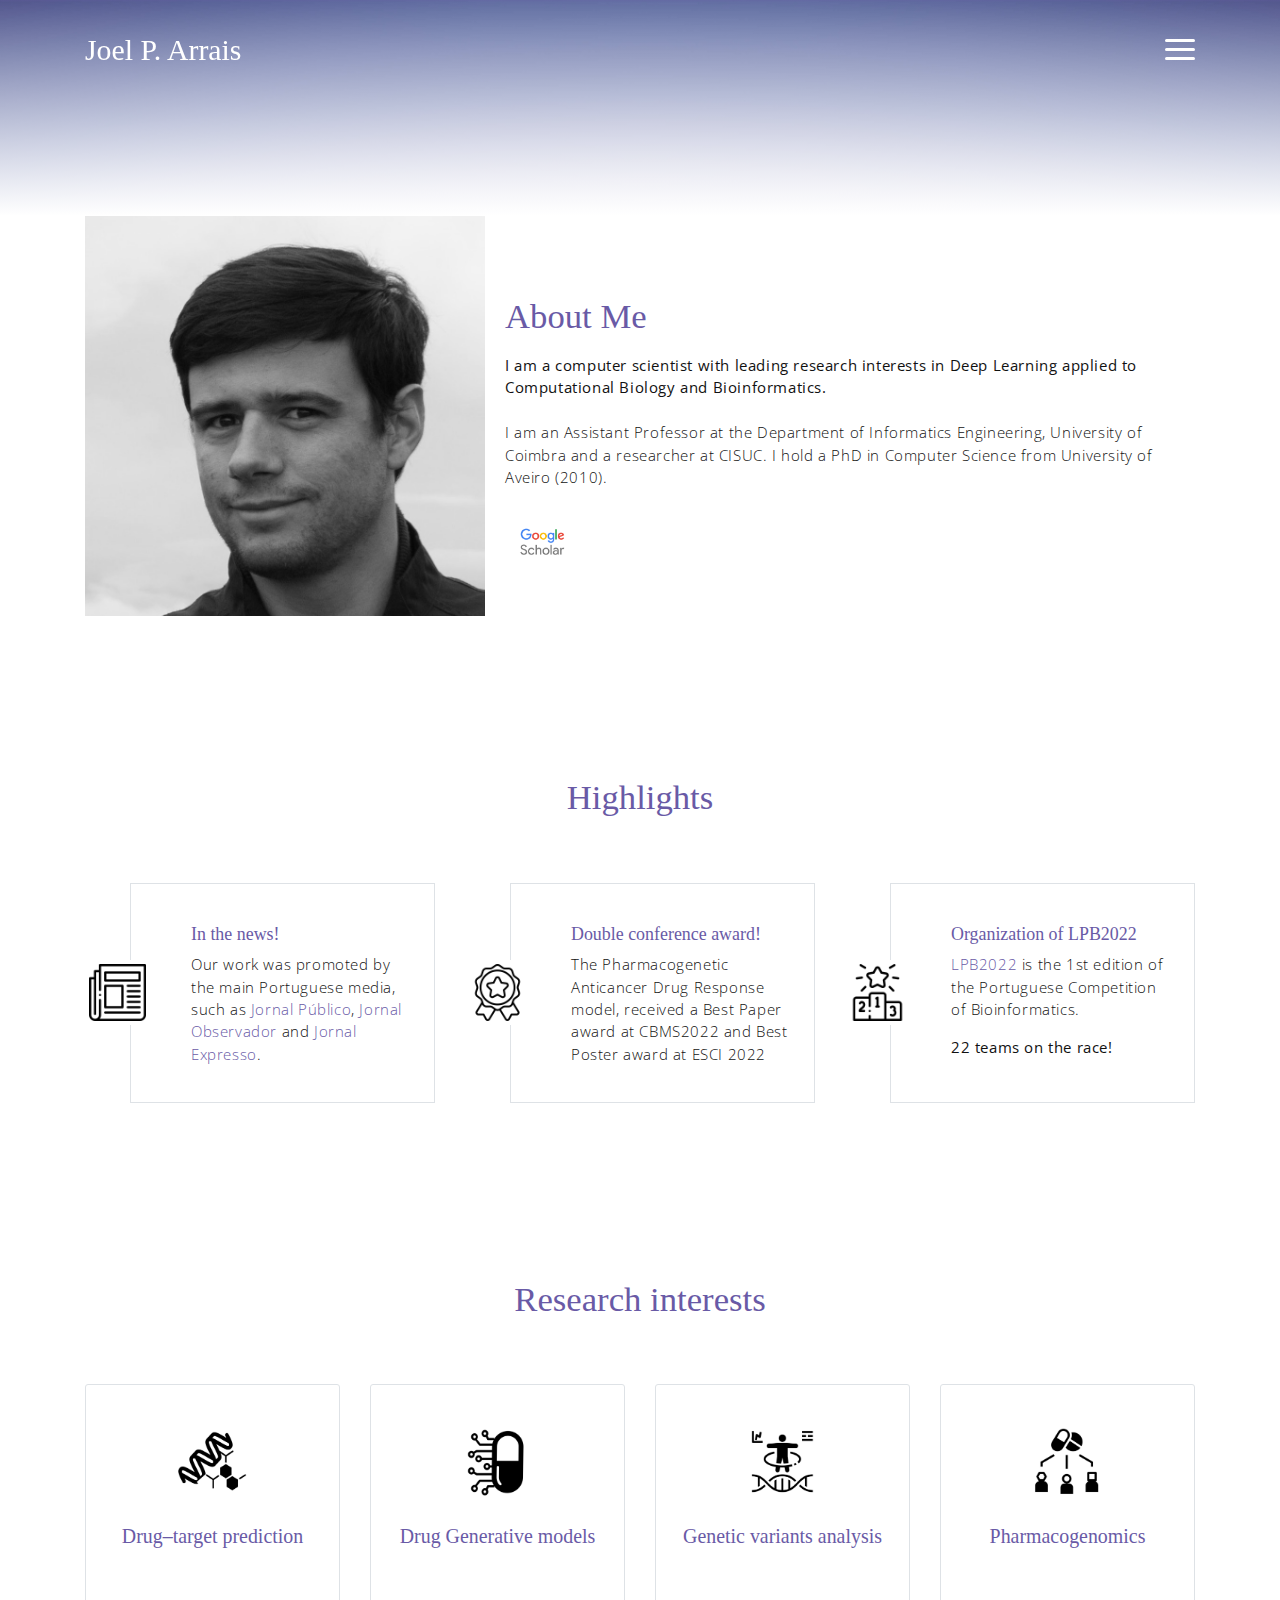
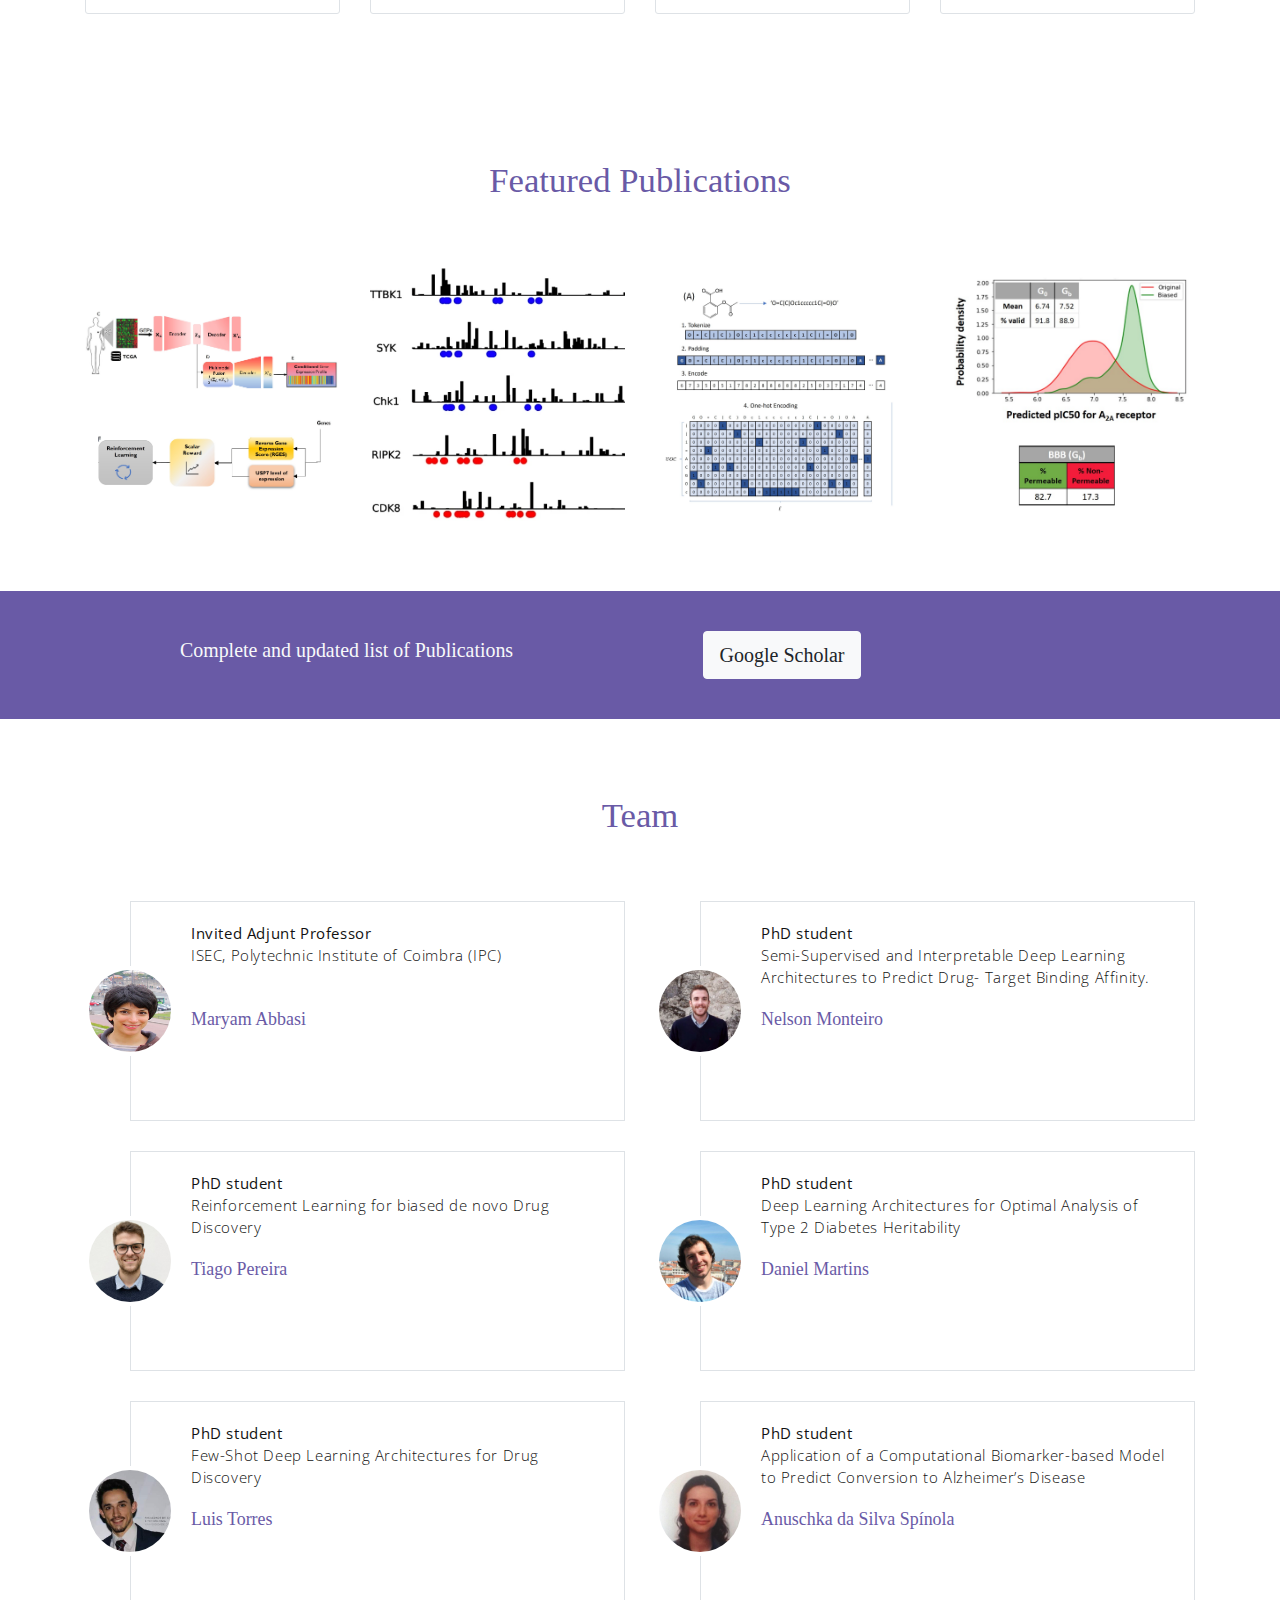
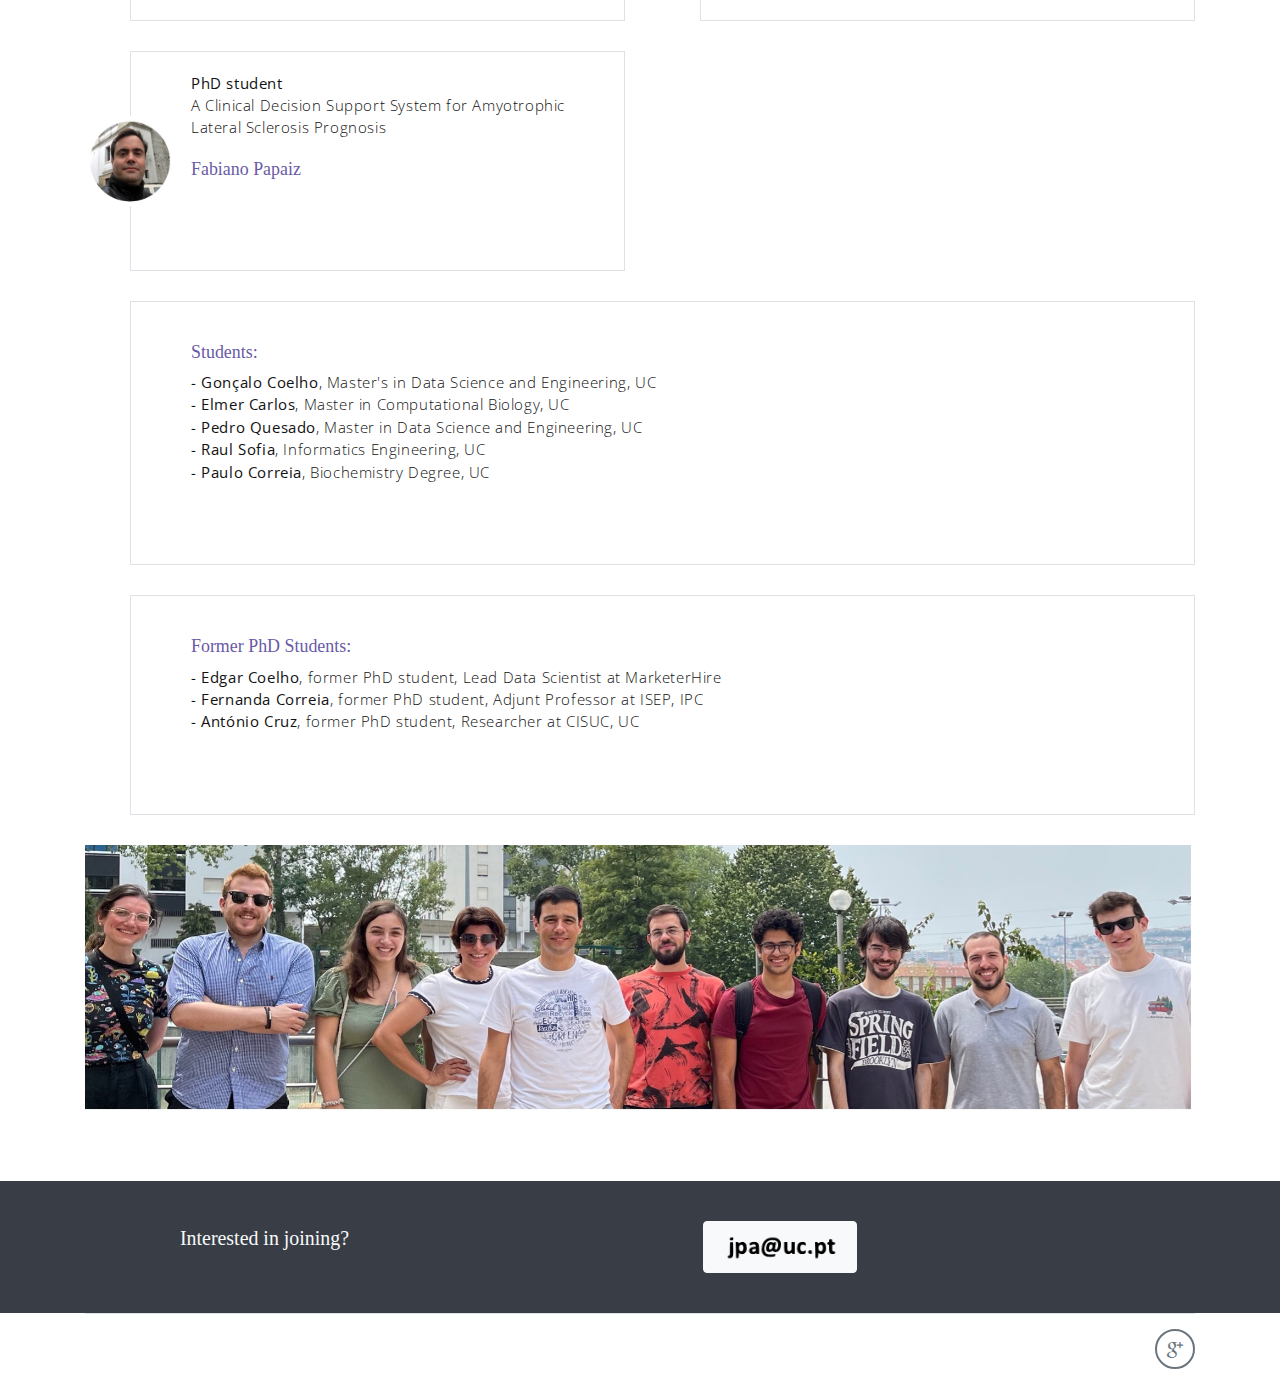
<file: index.html>
<!DOCTYPE html>
<html lang="en">
<head>
	<meta charset="utf-8">
    <meta name="viewport" content="width=device-width, initial-scale=1, shrink-to-fit=no">
    <meta name="description" content="Joel P. Arrais web page">
    <meta name="author" content="Devcrud">
    <title>Joel P. Arrais</title>
    <!-- font icons -->
    <link rel="stylesheet" href="assets/vendors/themify-icons/css/themify-icons.css">
    <!-- Bootstrap + Meyawo main styles -->
    <link rel="stylesheet" href="assets/css/meyawo.css">
</head>

<!-- Google tag (gtag.js) -->
<script async src="https://www.googletagmanager.com/gtag/js?id=G-W9XHCK0310"></script>
<script>
  window.dataLayer = window.dataLayer || [];
  function gtag(){dataLayer.push(arguments);}
  gtag('js', new Date());

  gtag('config', 'G-W9XHCK0310');
</script>

<body data-spy="scroll" data-target=".navbar" data-offset="40" id="home">

    <!-- Page Navbar -->
    <nav class="custom-navbar" data-spy="affix" data-offset-top="20">
        <div class="container">
            <a class="logo" href="#">Joel P. Arrais</a>         
            <ul class="nav">
                <li class="item">
                    <a class="link" href="#home">About</a>
                </li>
                <li class="item">
                    <a class="link" href="#highlights">Highlights</a>
                </li>
                <li class="item">
                    <a class="link" href="#interests">Research interests</a>
                </li>
                <li class="item">
                    <a class="link" href="#publications">Featured Publications</a>
                </li>
                <li class="item">
                    <a class="link" href="#team">Team</a>
                </li>
            </ul>
            
             <!-- <a href="datasets.html" class="btn btn-primary">Learn Box</a> -->

            <a href="javascript:void(0)" id="nav-toggle" class="hamburger hamburger--elastic">
                <div class="hamburger-box">
                  <div class="hamburger-inner"></div>
              </div>
          </a>
      </div>          
  </nav><!-- End of Page Navbar -->

  <!-- page header -->
  <header id="home" class="header">
    <div class="overlay"></div>
</header><!-- end of page header -->

<!-- about section -->
<section class="section pt-0" id="about">
    <!-- container -->
    <div class="container text-center">
        <!-- about wrapper -->
        <div class="about">
            <div class="about-img-holder">
                <img src="assets/imgs/man.png" class="about-img" alt="">
            </div>
            <div class="about-caption">
                <p class="section-subtitle"></p>
                <h2 class="section-title mb-3">About Me</h2>
                <p>
                 <b>I am a computer scientist with leading research interests in Deep Learning applied to Computational Biology and Bioinformatics.</b> <br><br>

                 I am an Assistant Professor at the Department of Informatics Engineering, University of Coimbra and a researcher at CISUC. I hold a PhD in Computer Science from University of Aveiro (2010). <br><br>       
             </p>
                    <!--
                        <button class="btn-rounded btn btn-outline-primary mt-4">Download short CV</button> -->
                    
                        <a href="https://scholar.google.pt/citations?hl=en&user=0pEkBdwAAAAJ&view_op=list_works&sortby=pubdate"><img src="assets/imgs/scholar.png" target="_blank" height="30px"></a> 
                     <!--   
                        <a href="https://www.researchgate.net/profile/Joel-Arrais"><img src="assets/imgs/researchgate.png" target="_blank" height="30px"></a>-->

                    </div>              
                </div><!-- end of about wrapper -->
            </div><!-- end of container -->
        </section> <!-- end of about section -->

        <!-- highlights section -->
        <section class="section" id="highlights">
            <div class="container text-center">
                <p class="section-subtitle"></p>
                <h6 class="section-title mb-6">Highlights</h6>

                <!-- row -->
                <div class="row">
                    <div class="col-md-4">
                        <div class="testimonial-card">
                            <div class="testimonial-card-img-holder">
                                <img src="assets/imgs/newspaper.png" class="testimonial-card-img2" alt="">                   
                            </div>
                            <div class="testimonial-card-body">
                                <h6 class="testimonial-card-title">In the news!</h6>
                                <p class="testimonial-card-subtitle">
                                    Our work was promoted by the main Portuguese media, such as 
                                    <a href="https://www.publico.pt/2022/09/12/ciencia/noticia/usar-inteligencia-artificial-acelerar-descoberta-farmacos-2020228" target="_blank">Jornal Público</a>, <a href="https://observador.pt/2022/09/12/universidade-de-coimbra-cria-modelo-para-acelerar-descoberta-de-novos-farmacos" target="_blank">Jornal Observador </a> and <a href="https://expresso.pt/sociedade/2022-09-12-A-Universidade-de-Coimbra-recorreu-a-Inteligencia-Artificial-para-acelerar-a-descoberta-de-novos-farmacos-3a136078" target="_blank">Jornal Expresso</a>.
                                </p>
                            </div>
                        </div>
                    </div>

                    <div class="col-md-4">
                        <div class="testimonial-card">
                            <div class="testimonial-card-img-holder">
                                <img src="assets/imgs/medal.png" class="testimonial-card-img2" alt="">                   
                            </div>
                            <div class="testimonial-card-body">
                                <h6 class="testimonial-card-title">Double conference award!</h6>
                                <p class="testimonial-card-subtitle">
                                The Pharmacogenetic Anticancer Drug Response model, received a Best Paper award at CBMS2022 and Best Poster award at ESCI 2022</p>
                            </div>
                        </div>
                    </div>

                    <div class="col-md-4">
                        <div class="testimonial-card">
                            <div class="testimonial-card-img-holder">
                                <img src="assets/imgs/winner.png" class="testimonial-card-img2" alt="">                   
                            </div>
                            <div class="testimonial-card-body">
                                <h6 class="testimonial-card-title">Organization of LPB2022</h6>
                                <p class="testimonial-card-subtitle"><a href="https://lpb.pt/" target="_blank">LPB2022</a> is the 1st edition of the Portuguese Competition of Bioinformatics.</p>
                                <p class="testimonial-card-subtitle"><b>22 teams on the race!</b></p>
                            </div>
                        </div>
                    </div>
                </div>
            </div> <!-- end of container -->
        </section> <!-- end of highlights section -->

        <!-- interests section -->
        <section class="section" id="interests">
            <div class="container text-center">
                <p class="section-subtitle"></p>
                <h6 class="section-title mb-6">Research interests</h6>
                <!-- row -->
                <div class="row">
                    <div class="col-md-6 col-lg-3">
                        <div class="service-card">
                            <div class="body">
                                <img src="assets/myimgs/interest1.png" alt="" class="icon">
                                <h6 class="title">Drug–target prediction</h6>
                                <p class="subtitle">Deep Learning models for predition of Drug-Protein interations.</p>
                            </div>
                        </div>
                    </div>
                    <div class="col-md-6 col-lg-3">
                        <div class="service-card">
                            <div class="body">
                                <img src="assets/myimgs/interest2.png" alt="" class="icon">
                                <h6 class="title">Drug Generative models</h6>
                                <p class="subtitle">Language models for de novo generation of SMILES of molecules with desired properties.</p>
                            </div>
                        </div>
                    </div>
                    <div class="col-md-6 col-lg-3">
                        <div class="service-card">
                            <div class="body">
                                <img src="assets/myimgs/interest3.png" alt="" class="icon">
                                <h6 class="title">Genetic variants analysis</h6>
                                <p class="subtitle">Analysis of genetic variants to find those associated with a specific trait or disease.</p>
                            </div>
                        </div>
                    </div>
                    <div class="col-md-6 col-lg-3">
                        <div class="service-card">
                            <div class="body">
                                <img src="assets/myimgs/interest4.png" alt="" class="icon">
                                <h6 class="title">Pharmacogenomics</h6>
                                <p class="subtitle">Computational models of how genetic profiles influences the effect of drugs.</p>
                            </div>
                        </div>
                    </div>
                </div><!-- end of row -->
            </div>
        </section><!-- end of interests section -->


        <!-- publications section -->
        <section class="section" id="publications">
            <div class="container text-center">
                <p class="section-subtitle"></p>
                <h6 class="section-title mb-6">Featured Publications</h6>
                <!-- row -->
                <div class="row">
                    <div class="col-md-3">
                        <a href="https://doi.org/10.1093/bib/bbac270" target="_blank" class="portfolio-card" target="_blank">
                            <img src="assets/myimgs/paper1.png" class="portfolio-card-img" alt="">    
                            <span class="portfolio-card-overlay">
                                <span class="portfolio-card-caption">
                                    <h4>Deep Generative Model for Therapeutic Targets using Transcriptomic Disease-
                                    Associated Data - USP7 case study</h4>
                                    <p class="font-weight-normal">Briefings in Bioinformatics (IF:13.99)</p>
                                </span>                         
                            </span>                     
                        </a>
                    </div>
                    <div class="col-md-3">
                        <a href="https://doi.org/10.1016/j.compbiomed.2022.105772" class="portfolio-card" target="_blank">
                            <img class="portfolio-card-img" src="assets/myimgs/paper2.png" class="img-responsive rounded" alt="">
                            <span class="portfolio-card-overlay">
                                <span class="portfolio-card-caption">
                                    <h4>DTITR: End-to-end drug–target binding affinity prediction with transformers</h4>
                                    <p class="font-weight-normal">Computers in Biology and Medicine (IF:6.69)</p>
                                </span>                         
                            </span>                         
                        </a>
                    </div>
                    <div class="col-md-3">
                        <a href="https://doi.org/10.1186/s13321-022-00623-6" class="portfolio-card" target="_blank">
                            <img class="portfolio-card-img" src="assets/myimgs/paper3.png" class="img-responsive rounded" alt="">    
                            <span class="portfolio-card-overlay">
                                <span class="portfolio-card-caption">
                                    <h4>Designing Optimized Drug Candidates With Generative Adversarial Network</h4>
                                    <p class="font-weight-normal">Journal of Cheminformatics (IF:8.48)</p>
                                </span>                         
                            </span>                     
                        </a>
                    </div>
                    <div class="col-md-3">
                        <a href="https://doi.org/10.1093/bioinformatics/btab301" class="portfolio-card" target="_blank">
                            <img class="portfolio-card-img" src="assets/myimgs/paper4.png" class="img-responsive rounded" alt="">    
                            <span class="portfolio-card-overlay">
                                <span class="portfolio-card-caption">
                                    <h4>Optimizing blood–brain barrier permeation through deep reinforcement learning for de novo drug design</h4>
                                    <p class="font-weight-normal">Oxford Bioinformatics (IF:6.93)</p>
                                </span>                         
                            </span>                     
                        </a>
                    </div>
                </div><!-- end of row -->
            </div>
        </div><!-- end of container -->
    </section> <!-- end of publications section -->


<!-- section -->
<section class="section-sm bg-primary">
    <!-- container -->
    <div class="container text-center text-sm-left">
        <!-- row -->
        <div class="row align-items-center">
            <div class="col-sm offset-md-1 mb-0 mb-md-0">
                <h6 class="title text-light">Complete and updated list of Publications</h6>
                <p class="m-0 text-light"></p>
            </div>
            <div class="col-sm offset-sm-2 offset-md-0">
             <a class="btn btn-lg my-font btn-light rounded" href="https://scholar.google.pt/citations?hl=en&user=0pEkBdwAAAAJ&view_op=list_works&sortby=pubdate" target="_blank">Google Scholar</a>
         </div>
     </div> <!-- end of row -->
 </div> <!-- end of container -->
</section> <!-- end of section -->







<!-- Team section -->
<section class="section" id="team">
    <div class="container text-center">
        <p class="section-subtitle"></p>
        <h6 class="section-title mb-6">Team</h6>
        <!-- row -->
        <div class="row">
            <div class="col-md-6">
                <div class="testimonial-card">
                    <div class="testimonial-card-img-holder">
                        <img src="assets/myimgs/maryamabbasi.jpeg" class="testimonial-card-img" alt="">
                    </div>
                    <div class="testimonial-card-body">
                        <p class="testimonial-card-subtitle"><b>Invited Adjunt Professor</b></br>ISEC, Polytechnic Institute of Coimbra (IPC) &emsp;&emsp;&emsp;&emsp;&emsp;&emsp;&emsp;</p>
                        <h6 class="testimonial-card-title"><a href="https://www.cisuc.uc.pt/en/people/maryam-abbasi" target="_blank">Maryam Abbasi</a></h6>
                    </div>
                </div>
            </div>
            <!--
            <div class="col-md-6">
                <div class="testimonial-card">
                    <div class="testimonial-card-img-holder">
                        <img src="assets/myimgs/fernandacorreia.jpeg" class="testimonial-card-img" alt="">
                    </div>
                    <div class="testimonial-card-body">
                        <p class="testimonial-card-subtitle"><b>Adjunt Professor</b></br>ISEC, Polytechnic Institute of Coimbra (IPC) &emsp;&emsp;&emsp;&emsp;&emsp;&emsp;&emsp;</p>
                        <h6 class="testimonial-card-title"><a href="#" target="_blank">Fernanda Correia</a></h6>
                    </div>
                </div>
            </div>
            -->
            <div class="col-md-6" >
                <div class="testimonial-card">
                    <div class="testimonial-card-img-holder">
                        <img src="assets/myimgs/NelsonMonteiro.jpeg"  class="testimonial-card-img" alt="">                           
                    </div>
                    <div class="testimonial-card-body">
                        <p class="testimonial-card-subtitle"><b>PhD student</b></br> Semi-Supervised and Interpretable Deep Learning Architectures to Predict Drug-
                        Target Binding Affinity.</p>
                        <h6 class="testimonial-card-title"><a href="https://www.cisuc.uc.pt/en/people/nelson-monteiro" target="_blank">Nelson Monteiro</a></h6>
                    </div>
                </div>
            </div>
            <div class="col-md-6">
                <div class="testimonial-card">
                    <div class="testimonial-card-img-holder">
                        <img src="assets/myimgs/tiagopereira.jpeg" class="testimonial-card-img" alt="">
                    </div>
                    <div class="testimonial-card-body">
                        <p class="testimonial-card-subtitle"><b>PhD student</b></br>Reinforcement Learning for biased de novo Drug Discovery</p>
                        <h6 class="testimonial-card-title"><a href="https://www.cisuc.uc.pt/en/people/tiago-pereira-1" target="_blank">Tiago Pereira</a></h6>
                    </div>
                </div>
            </div>
            <div class="col-md-6">
                <div class="testimonial-card">
                    <div class="testimonial-card-img-holder">
                        <img src="assets/myimgs/danielmartins.jpeg" class="testimonial-card-img" alt="">
                    </div>
                    <div class="testimonial-card-body">
                        <p class="testimonial-card-subtitle"><b>PhD student</b></br>Deep Learning Architectures for Optimal Analysis of Type 2 Diabetes Heritability</p>
                        <h6 class="testimonial-card-title"><a href="https://www.cisuc.uc.pt/en/people/Daniel-Martins" target="_blank">Daniel Martins</a></h6>
                    </div>
                </div>
            </div>
            <div class="col-md-6">
                <div class="testimonial-card">
                    <div class="testimonial-card-img-holder">
                        <img src="assets/myimgs/luistorres.jpeg" class="testimonial-card-img" alt="">
                    </div>
                    <div class="testimonial-card-body">
                        <p class="testimonial-card-subtitle"><b>PhD student</b></br>Few-Shot Deep Learning Architectures for Drug Discovery</p>
                        <h6 class="testimonial-card-title"><a href="#" target="_blank">Luis Torres</a></h6>
                    </div>
                </div>
            </div>

            <div class="col-md-6">
                <div class="testimonial-card">
                    <div class="testimonial-card-img-holder">
                        <img src="assets/myimgs/anuschka.jpeg" class="testimonial-card-img" alt="">
                    </div>
                    <div class="testimonial-card-body">
                        <p class="testimonial-card-subtitle"><b>PhD student</b></br>Application of a Computational Biomarker-based Model to Predict Conversion to
                        Alzheimer’s Disease</p>
                        <h6 class="testimonial-card-title"><a href="https://www.cisuc.uc.pt/en/people/a-spinola" target="_blank">Anuschka da Silva Spínola</a></h6>
                    </div>
                </div>
            </div>
            <div class="col-md-6">
                <div class="testimonial-card">
                    <div class="testimonial-card-img-holder">
                        <img src="assets/myimgs/fabianopapaiz.jpeg" class="testimonial-card-img" alt="">
                    </div>
                    <div class="testimonial-card-body">
                        <p class="testimonial-card-subtitle"><b>PhD student</b></br>A Clinical Decision Support System for Amyotrophic Lateral Sclerosis Prognosis</p>
                        <h6 class="testimonial-card-title"><a href="https://www.cisuc.uc.pt/en/people/f-papaiz" target="_blank">Fabiano Papaiz</a></h6>
                    </div>
                </div>
            </div>
            <div class="col-md-12">
                <div class="testimonial-card">
                    <div class="testimonial-card-img-holder">
                    </div>
                    <div class="testimonial-card-body">
                        <h6 class="testimonial-card-title"><a href="" target="_blank">Students:</a></h6>
                        <p class="testimonial-card-subtitle">
                            <b>- Gonçalo Coelho</b>, Master's in Data Science and Engineering, UC</br>
                            <b>- Elmer Carlos</b>, Master in Computational Biology, UC</br>
                            <b>- Pedro Quesado</b>, Master in Data Science and Engineering, UC</br>
                            <b>- Raul Sofia</b>, Informatics Engineering, UC</br>
                            <b>- Paulo Correia</b>, Biochemistry Degree, UC</br>
                            &emsp;&emsp;&emsp;&emsp;&emsp;&emsp;&emsp;&emsp;&emsp;&emsp;&emsp;&emsp;&emsp;&emsp;&emsp;&emsp;&emsp;&emsp;&emsp;&emsp;&emsp;&emsp;&emsp;&emsp;&emsp;&emsp;&emsp;&emsp;&emsp;&emsp;&emsp;&emsp;
                            &emsp;&emsp;&emsp;&emsp;&emsp;&emsp;&emsp;&emsp;&emsp;&emsp;&emsp;&emsp;&emsp;&emsp;&emsp;&emsp;&emsp;&emsp;&emsp;&emsp;&emsp;&emsp;&emsp;&emsp;&emsp;&emsp;&emsp;&emsp;&emsp;&emsp;&emsp;
                        </p>
                    </div>
                </div>
            </div>
            <div class="col-md-12">
                <div class="testimonial-card">
                    <div class="testimonial-card-img-holder">
                    </div>
                    <div class="testimonial-card-body">
                        <h6 class="testimonial-card-title"><a href="" target="_blank">Former PhD Students:</a></h6>
                        <p class="testimonial-card-subtitle">
                            <b>- Edgar Coelho</b>, former PhD student, Lead Data Scientist at MarketerHire</br>
                            <b>- Fernanda Correia</b>, former PhD student, Adjunt Professor at ISEP, IPC</br>
                            <b>- António Cruz</b>, former PhD student, Researcher at CISUC, UC</br>
                            &emsp;&emsp;&emsp;&emsp;&emsp;&emsp;&emsp;&emsp;&emsp;&emsp;&emsp;&emsp;&emsp;&emsp;&emsp;&emsp;&emsp;&emsp;&emsp;&emsp;&emsp;&emsp;&emsp;&emsp;&emsp;&emsp;&emsp;&emsp;&emsp;&emsp;&emsp;&emsp;
                            &emsp;&emsp;&emsp;&emsp;&emsp;&emsp;&emsp;&emsp;&emsp;&emsp;&emsp;&emsp;&emsp;&emsp;&emsp;&emsp;&emsp;&emsp;&emsp;&emsp;&emsp;&emsp;&emsp;&emsp;&emsp;&emsp;&emsp;&emsp;&emsp;&emsp;&emsp;
                        </p>
                    </div>
                </div>
            </div>
        </div>
        <div class="col-md-14">
            <a href="#" class="portfolio-card">
                <img class="portfolio-card-img" src="assets/myimgs/group1.jpg" class="img-responsive rounded" alt="">    
            </a>
        </div>
    </div>              
</div><!-- end of about wrapper -->

</div> <!-- end of container -->
</section> <!-- end of Team section -->


<!-- section -->
<section class="section-sm bg-secondary">
    <!-- container -->
    <div class="container text-center text-sm-left">
        <!-- row -->
        <div class="row align-items-center">
            <div class="col-sm offset-md-1 mb-0 mb-md-2">
                <h6 class="title text-light">Interested in joining?</h6>
                <p class="m-0 text-light"></p>
            </div>
            <div class="col-sm offset-sm-2 offset-md-0" >
             <a class="btn btn-lg my-font btn-light rounded" href=""><img src="assets/myimgs/eml.png" alt="" class="icon" width="120px"></a>
         </div>
     </div> <!-- end of row -->
 </div> <!-- end of container -->
</section> <!-- end of section -->



<!-- footer -->
<div class="container">
    <footer class="footer">
<!--        
    <p class="mb-0">Copyright <script>document.write(new Date().getFullYear())</script> &copy; <a href="http://www.devcrud.com">DevCRUD</a></p>
-->
<div class="social-links text-right m-auto ml-sm-auto">
    <a href="javascript:void(0)" class="link"><i class="ti-google"></i></a>
</div>
</footer>
</div> <!-- end of page footer -->

<!-- core  -->
<script src="assets/vendors/jquery/jquery-3.4.1.js"></script>
<script src="assets/vendors/bootstrap/bootstrap.bundle.js"></script>

<!-- bootstrap 3 affix -->
<script src="assets/vendors/bootstrap/bootstrap.affix.js"></script>

<!-- Meyawo js -->
<script src="assets/js/meyawo.js"></script>

</body>



</html>
</file>
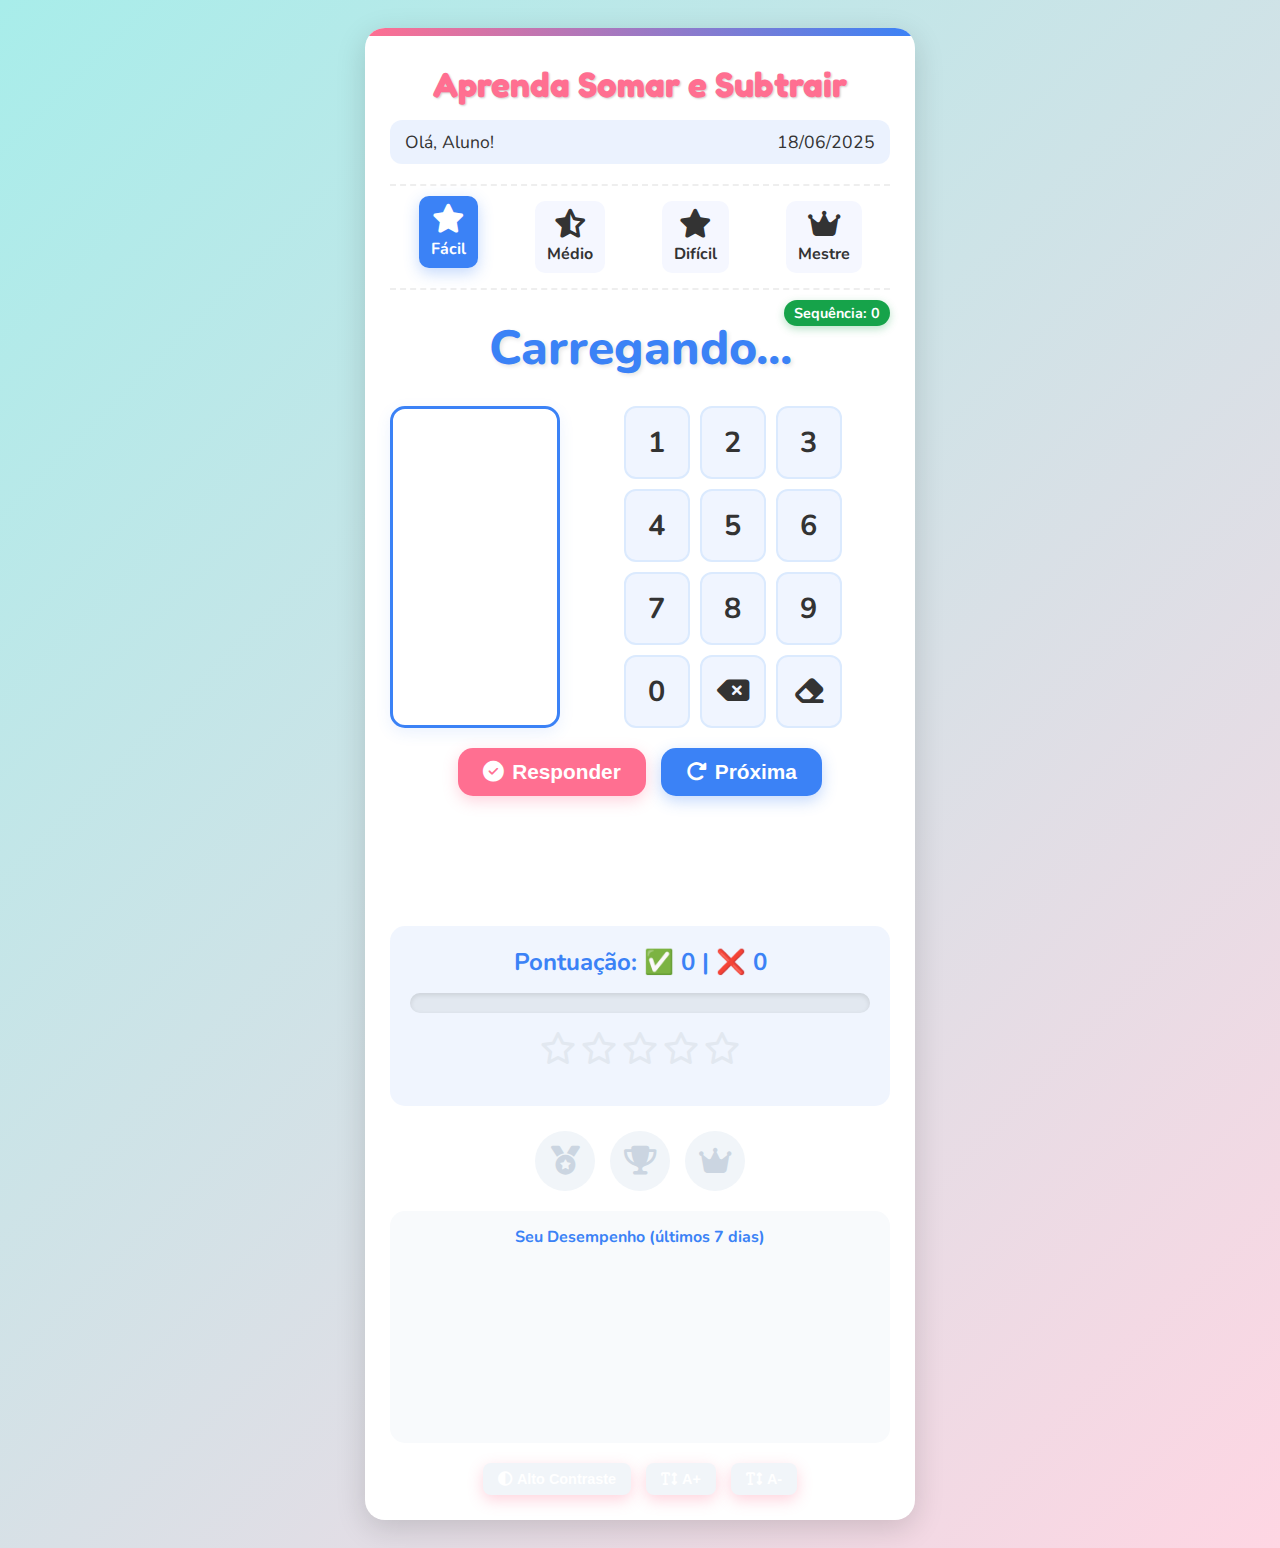
<file: a.html>
<!DOCTYPE html>
<html lang="pt">
<head>
  <meta charset="UTF-8" />
  <title>Aprenda Somar e Subtrair - Versão Melhorada</title>
  <meta name="viewport" content="width=device-width, initial-scale=1.0">
  <link rel="stylesheet" href="https://cdnjs.cloudflare.com/ajax/libs/font-awesome/6.4.0/css/all.min.css">
  <style>
    @import url('https://fonts.googleapis.com/css2?family=Fredoka+One&family=Nunito:wght@400;700;800&display=swap');
    
    :root {
      --cor-primaria: #ff6f91;
      --cor-secundaria: #3b82f6;
      --cor-sucesso: #16a34a;
      --cor-erro: #dc2626;
      --cor-fundo: linear-gradient(135deg, #a8edea, #fed6e3);
      --cor-container: white;
      --sombra-container: 0 8px 30px rgba(0,0,0,0.15);
      --cor-texto: #333;
      --cor-texto-claro: #666;
    }
    
    .modo-alto-contraste {
      --cor-primaria: #ff3b3b;
      --cor-secundaria: #0066cc;
      --cor-sucesso: #00a651;
      --cor-erro: #ff0000;
      --cor-fundo: linear-gradient(135deg, #222, #444);
      --cor-container: #111;
      --sombra-container: 0 8px 30px rgba(255,255,255,0.1);
      --cor-texto: #fff;
      --cor-texto-claro: #ccc;
    }

    body {
      font-family: 'Nunito', 'Fredoka One', Arial, sans-serif;
      background: var(--cor-fundo);
      text-align: center;
      padding: 20px 10px;
      color: var(--cor-texto);
      user-select: none;
      min-height: 100vh;
      transition: background 0.5s ease;
    }
    
    .container {
      background: var(--cor-container);
      max-width: 500px;
      margin: 0 auto;
      padding: 25px;
      border-radius: 20px;
      box-shadow: var(--sombra-container);
      position: relative;
      overflow: hidden;
    }
    
    .container::before {
      content: "";
      position: absolute;
      top: 0;
      left: 0;
      right: 0;
      height: 8px;
      background: linear-gradient(90deg, var(--cor-primaria), var(--cor-secundaria));
    }
    
    h1 {
      font-size: 2.2em;
      margin: 10px 0 15px;
      color: var(--cor-primaria);
      text-shadow: 1px 1px 2px rgba(0,0,0,0.2);
      font-family: 'Fredoka One', cursive;
    }
    
    .info-usuario {
      display: flex;
      justify-content: space-between;
      align-items: center;
      margin-bottom: 15px;
      padding: 10px 15px;
      background: rgba(59, 130, 246, 0.1);
      border-radius: 12px;
      font-size: 1.1em;
    }
    
    .niveis {
      display: flex;
      justify-content: space-around;
      margin: 20px 0;
      padding: 15px 0;
      border-top: 2px dashed #eee;
      border-bottom: 2px dashed #eee;
    }
    
    .nivel {
      text-align: center;
      padding: 8px 12px;
      border-radius: 10px;
      cursor: pointer;
      transition: all 0.3s;
      font-weight: bold;
      background: #f5f7ff;
    }
    
    .nivel.ativo {
      background: var(--cor-secundaria);
      color: white;
      transform: translateY(-5px);
      box-shadow: 0 5px 15px rgba(59, 130, 246, 0.3);
    }
    
    .nivel i {
      display: block;
      font-size: 1.8em;
      margin-bottom: 5px;
    }
    
    .questao-container {
      position: relative;
      margin: 25px 0;
    }
    
    .sequencia {
      position: absolute;
      top: -15px;
      right: 0;
      background: var(--cor-sucesso);
      color: white;
      padding: 3px 10px;
      border-radius: 15px;
      font-size: 0.9em;
      font-weight: bold;
      box-shadow: 0 3px 8px rgba(22, 163, 74, 0.3);
    }
    
    .questao {
      font-size: 3em;
      margin: 20px 0;
      color: var(--cor-secundaria);
      font-weight: 800;
      text-shadow: 2px 2px 4px rgba(0,0,0,0.1);
    }
    
    .entrada-resposta {
      display: flex;
      flex-wrap: wrap;
      justify-content: center;
      gap: 15px;
      margin: 20px 0;
    }
    
    input[type="number"] {
      font-size: 2em;
      width: 140px;
      padding: 12px;
      border-radius: 15px;
      border: 3px solid var(--cor-secundaria);
      text-align: center;
      outline: none;
      transition: all 0.3s;
      font-weight: bold;
      box-shadow: 0 5px 15px rgba(59, 130, 246, 0.1);
    }
    
    input[type="number"]:focus {
      border-color: var(--cor-primaria);
      box-shadow: 0 0 15px rgba(255, 111, 145, 0.3);
    }
    
    .teclado-numerico {
      display: grid;
      grid-template-columns: repeat(3, 1fr);
      gap: 10px;
      max-width: 300px;
      margin: 0 auto;
    }
    
    .tecla-numero {
      font-size: 1.8em;
      padding: 15px;
      background: #f0f5ff;
      border: 2px solid #dbeafe;
      border-radius: 12px;
      cursor: pointer;
      transition: all 0.2s;
      font-weight: bold;
    }
    
    .tecla-numero:hover {
      background: #dbeafe;
      transform: translateY(-2px);
    }
    
    .tecla-numero:active {
      transform: translateY(2px);
    }
    
    .botoes-acao {
      display: flex;
      justify-content: center;
      gap: 15px;
      margin: 20px 0;
      flex-wrap: wrap;
    }
    
    button {
      font-size: 1.3em;
      background: var(--cor-primaria);
      border: none;
      color: white;
      padding: 12px 25px;
      border-radius: 15px;
      cursor: pointer;
      box-shadow: 0 5px 15px rgba(255, 111, 145, 0.3);
      transition: all 0.3s;
      user-select: none;
      font-weight: bold;
      display: flex;
      align-items: center;
      gap: 8px;
    }
    
    button:hover {
      background: #d94f70;
      transform: translateY(-3px);
      box-shadow: 0 8px 20px rgba(255, 111, 145, 0.4);
    }
    
    button:active {
      transform: translateY(1px);
    }
    
    .btn-secundario {
      background: var(--cor-secundaria);
      box-shadow: 0 5px 15px rgba(59, 130, 246, 0.3);
    }
    
    .btn-secundario:hover {
      background: #2563eb;
    }
    
    .feedback {
      font-size: 1.5em;
      margin: 25px 0 15px;
      min-height: 50px;
      font-weight: 700;
      transition: all 0.5s ease;
      display: flex;
      align-items: center;
      justify-content: center;
      gap: 10px;
      padding: 15px;
      border-radius: 12px;
    }
    
    .feedback.correto {
      color: var(--cor-sucesso);
      background: rgba(22, 163, 74, 0.1);
      animation: pulse 1s ease;
    }
    
    .feedback.errado {
      color: var(--cor-erro);
      background: rgba(220, 38, 38, 0.1);
      animation: shake 0.5s ease;
    }
    
    .pontuacao-container {
      background: rgba(59, 130, 246, 0.08);
      border-radius: 15px;
      padding: 20px;
      margin: 25px 0;
    }
    
    .pontuacao {
      font-size: 1.5em;
      color: var(--cor-secundaria);
      font-weight: bold;
      margin-bottom: 15px;
    }
    
    .progresso {
      height: 20px;
      background: #e2e8f0;
      border-radius: 10px;
      overflow: hidden;
      margin: 15px 0;
      box-shadow: inset 0 2px 5px rgba(0,0,0,0.1);
    }
    
    .barra-progresso {
      height: 100%;
      background: linear-gradient(90deg, var(--cor-primaria), var(--cor-secundaria));
      border-radius: 10px;
      transition: width 0.5s ease;
    }
    
    .estrelas {
      display: flex;
      justify-content: center;
      gap: 5px;
      margin: 15px 0;
    }
    
    .estrela {
      font-size: 2em;
      color: #e2e8f0;
    }
    
    .estrela.ativa {
      color: #fbbf24;
      text-shadow: 0 0 10px #fbbf24;
    }
    
    .conquistas {
      display: flex;
      justify-content: center;
      gap: 15px;
      margin: 20px 0;
      flex-wrap: wrap;
    }
    
    .conquista {
      width: 60px;
      height: 60px;
      background: #f1f5f9;
      border-radius: 50%;
      display: flex;
      align-items: center;
      justify-content: center;
      font-size: 1.8em;
      color: #cbd5e1;
      position: relative;
    }
    
    .conquista.ativa {
      background: linear-gradient(135deg, var(--cor-primaria), var(--cor-secundaria));
      color: white;
      box-shadow: 0 5px 15px rgba(59, 130, 246, 0.3);
      transform: scale(1.1);
    }
    
    .conquista .dica {
      position: absolute;
      bottom: -30px;
      left: 50%;
      transform: translateX(-50%);
      background: var(--cor-container);
      padding: 5px 10px;
      border-radius: 8px;
      font-size: 0.7em;
      white-space: nowrap;
      opacity: 0;
      transition: opacity 0.3s;
      box-shadow: 0 3px 10px rgba(0,0,0,0.1);
      pointer-events: none;
    }
    
    .conquista:hover .dica {
      opacity: 1;
    }
    
    .grafico-container {
      margin: 20px 0;
      padding: 15px;
      background: #f8fafc;
      border-radius: 15px;
    }
    
    .grafico-titulo {
      font-weight: bold;
      margin-bottom: 10px;
      color: var(--cor-secundaria);
    }
    
    .grafico-barras {
      display: flex;
      align-items: flex-end;
      justify-content: center;
      height: 150px;
      gap: 10px;
      padding: 10px 0;
    }
    
    .barra {
      width: 30px;
      background: var(--cor-secundaria);
      border-radius: 5px 5px 0 0;
      position: relative;
      transition: height 0.5s ease;
    }
    
    .barra-dia {
      position: absolute;
      bottom: -25px;
      left: 0;
      right: 0;
      font-size: 0.8em;
    }
    
    .barra-valor {
      position: absolute;
      top: -25px;
      left: 0;
      right: 0;
      font-size: 0.8em;
      font-weight: bold;
    }
    
    .opcoes-acessibilidade {
      display: flex;
      justify-content: center;
      gap: 15px;
      margin-top: 20px;
    }
    
    .btn-acessibilidade {
      padding: 8px 15px;
      font-size: 0.9em;
      background: #f1f5f9;
      border: none;
      border-radius: 8px;
      cursor: pointer;
      display: flex;
      align-items: center;
      gap: 5px;
    }
    
    .btn-acessibilidade.ativo {
      background: var(--cor-secundaria);
      color: white;
    }
    
    @keyframes pulse {
      0%, 100% { transform: scale(1); }
      50% { transform: scale(1.1); }
    }
    
    @keyframes shake {
      0%, 100% { transform: translateX(0); }
      25% { transform: translateX(-8px); }
      75% { transform: translateX(8px); }
    }
    
    @keyframes float {
      0%, 100% { transform: translateY(0); }
      50% { transform: translateY(-10px); }
    }
    
    @keyframes celebrate {
      0% { transform: scale(0); opacity: 0; }
      50% { transform: scale(1.2); opacity: 1; }
      100% { transform: scale(1); opacity: 1; }
    }
    
    .particulas {
      position: absolute;
      top: 0;
      left: 0;
      width: 100%;
      height: 100%;
      pointer-events: none;
      z-index: 10;
    }
    
    .particula {
      position: absolute;
      font-size: 1.5em;
      animation: float 3s ease-in-out infinite;
      opacity: 0.8;
    }
    
    @media (max-width: 500px) {
      .container {
        padding: 15px;
      }
      
      h1 {
        font-size: 1.8em;
      }
      
      .questao {
        font-size: 2.5em;
      }
      
      input[type="number"] {
        font-size: 1.8em;
        width: 120px;
      }
      
      button {
        font-size: 1.1em;
        padding: 10px 20px;
      }
      
      .nivel {
        padding: 6px 10px;
        font-size: 0.9em;
      }
      
      .nivel i {
        font-size: 1.5em;
      }
    }
  </style>
</head>
<body>
  <div class="container">
    <h1 id="titulo">Aprenda Somar e Subtrair</h1>
    
    <div class="info-usuario">
      <div id="nome-usuario">Olá, Aluno!</div>
      <div id="data-atual">18/06/2025</div>
    </div>
    
    <div class="niveis">
      <div class="nivel ativo" data-nivel="1" onclick="mudarNivel(1)">
        <i class="fas fa-star"></i>
        Fácil
      </div>
      <div class="nivel" data-nivel="2" onclick="mudarNivel(2)">
        <i class="fas fa-star-half-alt"></i>
        Médio
      </div>
      <div class="nivel" data-nivel="3" onclick="mudarNivel(3)">
        <i class="fas fa-star"></i>
        Difícil
      </div>
      <div class="nivel" data-nivel="4" onclick="mudarNivel(4)">
        <i class="fas fa-crown"></i>
        Mestre
      </div>
    </div>
    
    <div class="questao-container">
      <div class="sequencia" id="sequencia">Sequência: 0</div>
      <div class="questao" id="questao">Carregando...</div>
    </div>
    
    <div class="entrada-resposta">
      <input type="number" id="resposta" autocomplete="off" aria-label="Resposta" />
      
      <div class="teclado-numerico">
        <div class="tecla-numero" onclick="inserirNumero(1)">1</div>
        <div class="tecla-numero" onclick="inserirNumero(2)">2</div>
        <div class="tecla-numero" onclick="inserirNumero(3)">3</div>
        <div class="tecla-numero" onclick="inserirNumero(4)">4</div>
        <div class="tecla-numero" onclick="inserirNumero(5)">5</div>
        <div class="tecla-numero" onclick="inserirNumero(6)">6</div>
        <div class="tecla-numero" onclick="inserirNumero(7)">7</div>
        <div class="tecla-numero" onclick="inserirNumero(8)">8</div>
        <div class="tecla-numero" onclick="inserirNumero(9)">9</div>
        <div class="tecla-numero" onclick="inserirNumero(0)">0</div>
        <div class="tecla-numero" onclick="apagarNumero()">
          <i class="fas fa-backspace"></i>
        </div>
        <div class="tecla-numero" onclick="limparResposta()">
          <i class="fas fa-eraser"></i>
        </div>
      </div>
    </div>
    
    <div class="botoes-acao">
      <button onclick="verificar()">
        <i class="fas fa-check-circle"></i> Responder
      </button>
      <button class="btn-secundario" onclick="gerarQuestao()">
        <i class="fas fa-redo-alt"></i> Próxima
      </button>
    </div>
    
    <div class="feedback" id="feedback"></div>
    
    <div class="pontuacao-container">
      <div class="pontuacao" id="pontuacao">Pontuação: ✅ 0 | ❌ 0</div>
      
      <div class="progresso">
        <div class="barra-progresso" id="barra-progresso" style="width: 0%"></div>
      </div>
      
      <div class="estrelas">
        <div class="estrela"><i class="far fa-star"></i></div>
        <div class="estrela"><i class="far fa-star"></i></div>
        <div class="estrela"><i class="far fa-star"></i></div>
        <div class="estrela"><i class="far fa-star"></i></div>
        <div class="estrela"><i class="far fa-star"></i></div>
      </div>
    </div>
    
    <div class="conquistas">
      <div class="conquista" id="conquista-10">
        <i class="fas fa-medal"></i>
        <div class="dica">10 acertos seguidos</div>
      </div>
      <div class="conquista" id="conquista-50">
        <i class="fas fa-trophy"></i>
        <div class="dica">50 acertos totais</div>
      </div>
      <div class="conquista" id="conquista-mestre">
        <i class="fas fa-crown"></i>
        <div class="dica">Nível mestre</div>
      </div>
    </div>
    
    <div class="grafico-container">
      <div class="grafico-titulo">Seu Desempenho (últimos 7 dias)</div>
      <div class="grafico-barras" id="grafico-barras">
        <!-- As barras serão geradas por JavaScript -->
      </div>
    </div>
    
    <div class="opcoes-acessibilidade">
      <button class="btn-acessibilidade" id="btn-alto-contraste" onclick="alternarAltoContraste()">
        <i class="fas fa-adjust"></i> Alto Contraste
      </button>
      <button class="btn-acessibilidade" onclick="ajustarFonte('aumentar')">
        <i class="fas fa-text-height"></i> A+
      </button>
      <button class="btn-acessibilidade" onclick="ajustarFonte('diminuir')">
        <i class="fas fa-text-height"></i> A-
      </button>
    </div>
    
    <div class="particulas" id="particulas"></div>
  </div>

  <script>
    const params = new URLSearchParams(window.location.search);
    const nome = params.get('nome') || 'Aluno';
    const hoje = new Date().toISOString().split('T')[0];
    const chaveBase = `pontuacao_${nome}_${hoje}`;
    const mostrarHistorico = params.get('pontuacao') === '1';

    let corretas = 0;
    let erradas = 0;
    let valor1, valor2, operador, resultado;
    let sequenciaAtual = 0;
    let nivelAtual = 1;
    let totalAcertos = 0;
    
    // Formatador de data
    function formatarData(dataStr) {
      const data = new Date(dataStr);
      return `${data.getDate().toString().padStart(2, '0')}/${(data.getMonth()+1).toString().padStart(2, '0')}/${data.getFullYear()}`;
    }

    function carregarPontuacao() {
      const dados = JSON.parse(localStorage.getItem(chaveBase)) || { c: 0, e: 0 };
      corretas = dados.c;
      erradas = dados.e;
      atualizarPontuacao();
    }

    function salvarPontuacao() {
      localStorage.setItem(chaveBase, JSON.stringify({ c: corretas, e: erradas }));
    }
    
    function carregarHistorico() {
      const historico = {};
      const chaves = Object.keys(localStorage).filter(k => k.startsWith(`pontuacao_${nome}_`));
      
      chaves.forEach(chave => {
        const data = chave.split('_').pop();
        const dados = JSON.parse(localStorage.getItem(chave));
        historico[data] = dados;
      });
      
      return historico;
    }
    
    function gerarGraficoHistorico() {
      const historico = carregarHistorico();
      const datas = Object.keys(historico).sort().slice(-7); // Últimos 7 dias
      const container = document.getElementById('grafico-barras');
      container.innerHTML = '';
      
      if (datas.length === 0) {
        container.innerHTML = '<p>Nenhum dado histórico disponível</p>';
        return;
      }
      
      let maxValor = 0;
      const dadosGrafico = [];
      
      datas.forEach(data => {
        const item = historico[data];
        const total = item.c + item.e;
        const percentual = total > 0 ? Math.round((item.c / total) * 100) : 0;
        dadosGrafico.push({ data, percentual });
        if (percentual > maxValor) maxValor = percentual;
      });
      
      // Garantir que maxValor seja pelo menos 10 para exibição
      maxValor = Math.max(maxValor, 10);
      
      dadosGrafico.forEach(item => {
        const altura = (item.percentual / maxValor) * 100;
        
        const barra = document.createElement('div');
        barra.className = 'barra';
        barra.style.height = `${altura}%`;
        
        const barraValor = document.createElement('div');
        barraValor.className = 'barra-valor';
        barraValor.textContent = `${item.percentual}%`;
        
        const barraDia = document.createElement('div');
        barraDia.className = 'barra-dia';
        barraDia.textContent = formatarData(item.data).split('/')[0];
        
        barra.appendChild(barraValor);
        barra.appendChild(barraDia);
        container.appendChild(barra);
      });
    }

    function atualizarPontuacao() {
      document.getElementById('pontuacao').textContent = `Pontuação: ✅ ${corretas} | ❌ ${erradas}`;
      
      // Atualizar progresso
      const total = corretas + erradas;
      const percentual = total > 0 ? Math.round((corretas / total) * 100) : 0;
      document.getElementById('barra-progresso').style.width = `${percentual}%`;
      
      // Atualizar estrelas
      const estrelas = document.querySelectorAll('.estrela');
      const estrelasAtivas = Math.min(5, Math.floor(corretas / 2));
      
      estrelas.forEach((estrela, index) => {
        if (index < estrelasAtivas) {
          estrela.innerHTML = '<i class="fas fa-star"></i>';
          estrela.classList.add('ativa');
        } else {
          estrela.innerHTML = '<i class="far fa-star"></i>';
          estrela.classList.remove('ativa');
        }
      });
      
      // Verificar conquistas
      verificarConquistas();
    }
    
    function verificarConquistas() {
      // Conquista: 10 acertos seguidos
      if (sequenciaAtual >= 10) {
        document.getElementById('conquista-10').classList.add('ativo');
      }
      
      // Conquista
</file>
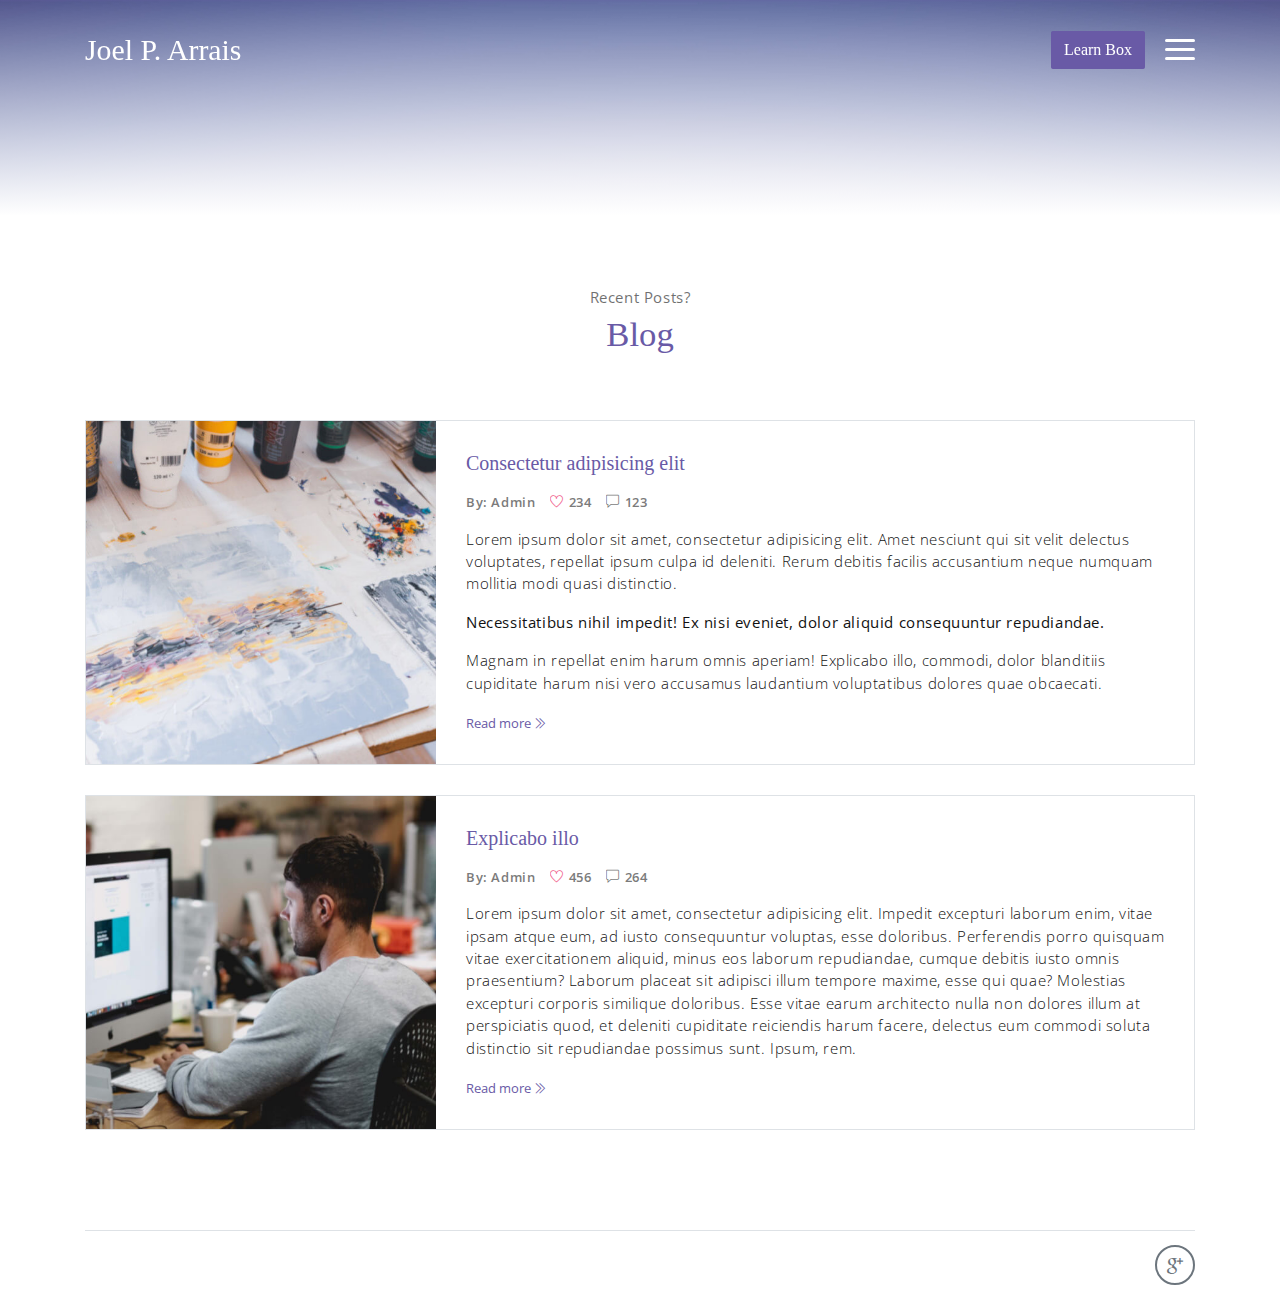
<file: components.html>
<!DOCTYPE html>
<html lang="en">
<head>
   <meta charset="utf-8">
    <meta name="viewport" content="width=device-width, initial-scale=1, shrink-to-fit=no">
    <meta name="description" content="Joel P. Arrais web page">
    <meta name="author" content="Devcrud">
    <title>Joel P. Arrais</title>
    <!-- font icons -->
    <link rel="stylesheet" href="assets/vendors/themify-icons/css/themify-icons.css">
    <!-- Bootstrap + Meyawo main styles -->
    <link rel="stylesheet" href="assets/css/meyawo.css">
</head>

<!-- Google tag (gtag.js) -->
<script async src="https://www.googletagmanager.com/gtag/js?id=G-W9XHCK0310"></script>
<script>
  window.dataLayer = window.dataLayer || [];
  function gtag(){dataLayer.push(arguments);}
  gtag('js', new Date());

  gtag('config', 'G-W9XHCK0310');
</script>

<body data-spy="scroll" data-target=".navbar" data-offset="40" id="home">

    <!-- Page Navbar -->
    <nav class="custom-navbar" data-spy="affix" data-offset-top="20">
        <div class="container">
            <a class="logo" href="#">Joel P. Arrais</a>         
            <ul class="nav">
                <li class="item">
                    <a class="link" href="#home">About</a>
                </li>
                <li class="item">
                    <a class="link" href="#highlights">Highlights</a>
                </li>
                <li class="item">
                    <a class="link" href="#interests">Research interests</a>
                </li>
                <li class="item">
                    <a class="link" href="#publications">Featured Publications</a>
                </li>
                <li class="item">
                    <a class="link" href="#team">Team</a>
                </li>
            </ul>
            
             <a href="datasets.html" class="btn btn-primary">Learn Box</a>

            <a href="javascript:void(0)" id="nav-toggle" class="hamburger hamburger--elastic">
                <div class="hamburger-box">
                  <div class="hamburger-inner"></div>
              </div>
          </a>
      </div>          
  </nav><!-- End of Page Navbar -->

  <!-- page header -->
  <header id="home" class="header">
    <div class="overlay"></div>
</header><!-- end of page header -->

   <!-- blog section -->
    <section class="section" id="blog">
        <!-- container -->
        <div class="container text-center">
            <p class="section-subtitle">Recent Posts?</p>
            <h6 class="section-title mb-6">Blog</h6>
            <!-- blog-wrapper -->
            <div class="blog-card">
                <div class="blog-card-header">
                    <img src="assets/imgs/img-1.jpg" class="blog-card-img" alt="">
                </div>
                <div class="blog-card-body">
                    <h5 class="blog-card-title">Consectetur adipisicing elit</h6>

                    <p class="blog-card-caption">
                        <a href="#">By: Admin</a>
                        <a href="#"><i class="ti-heart text-danger"></i> 234</a>
                        <a href="#"><i class="ti-comment"></i> 123</a>
                    </p>
                    <p>Lorem ipsum dolor sit amet, consectetur adipisicing elit. Amet nesciunt qui sit velit delectus voluptates, repellat ipsum culpa id deleniti. Rerum debitis facilis accusantium neque numquam mollitia modi quasi distinctio.</p>

                    <p><b>Necessitatibus nihil impedit! Ex nisi eveniet, dolor aliquid consequuntur repudiandae.</b></p>
                    <p>Magnam in repellat enim harum omnis aperiam! Explicabo illo, commodi, dolor blanditiis cupiditate harum nisi vero accusamus laudantium voluptatibus dolores quae obcaecati.</p>

                    <a href="#" class="blog-card-link">Read more <i class="ti-angle-double-right"></i></a>
                </div>
            </div><!-- end of blog wrapper -->

            <!-- blog-wrapper -->
            <div class="blog-card">
                <div class="blog-card-header">
                    <img src="assets/imgs/img-2.jpg" class="blog-card-img" alt="Download free bootstrap 4 landing page, free boootstrap 4 templates, Download free bootstrap 4.1 landing page, free boootstrap 4.1.1 templates, meyawo Landing page">
                </div>
                <div class="blog-card-body">
                    <h5 class="blog-card-title">Explicabo illo</h6>

                    <p class="blog-card-caption">
                        <a href="#">By: Admin</a>
                        <a href="#"><i class="ti-heart text-danger"></i> 456</a>
                        <a href="#"><i class="ti-comment"></i> 264</a>
                    </p>
                    
                    <p>Lorem ipsum dolor sit amet, consectetur adipisicing elit. Impedit excepturi laborum enim, vitae ipsam atque eum, ad iusto consequuntur voluptas, esse doloribus. Perferendis porro quisquam vitae exercitationem aliquid, minus eos laborum repudiandae, cumque debitis iusto omnis praesentium? Laborum placeat sit adipisci illum tempore maxime, esse qui quae? Molestias excepturi corporis similique doloribus. Esse vitae earum architecto nulla non dolores illum at perspiciatis quod, et deleniti cupiditate reiciendis harum facere, delectus eum commodi soluta distinctio sit repudiandae possimus sunt. Ipsum, rem.</p>

                    <a href="#" class="blog-card-link">Read more <i class="ti-angle-double-right"></i></a>
                </div>
            </div><!-- end of blog wrapper -->

        </div><!-- end of container -->
    </section><!-- end of blog section -->



<!-- footer -->
<div class="container">
    <footer class="footer">
<!--        
    <p class="mb-0">Copyright <script>document.write(new Date().getFullYear())</script> &copy; <a href="http://www.devcrud.com">DevCRUD</a></p>
-->
<div class="social-links text-right m-auto ml-sm-auto">
    <a href="javascript:void(0)" class="link"><i class="ti-google"></i></a>
</div>
</footer>
</div> <!-- end of page footer -->

<!-- core  -->
<script src="assets/vendors/jquery/jquery-3.4.1.js"></script>
<script src="assets/vendors/bootstrap/bootstrap.bundle.js"></script>

<!-- bootstrap 3 affix -->
<script src="assets/vendors/bootstrap/bootstrap.affix.js"></script>

<!-- Meyawo js -->
<script src="assets/js/meyawo.js"></script>

</body>
</html>
</file>
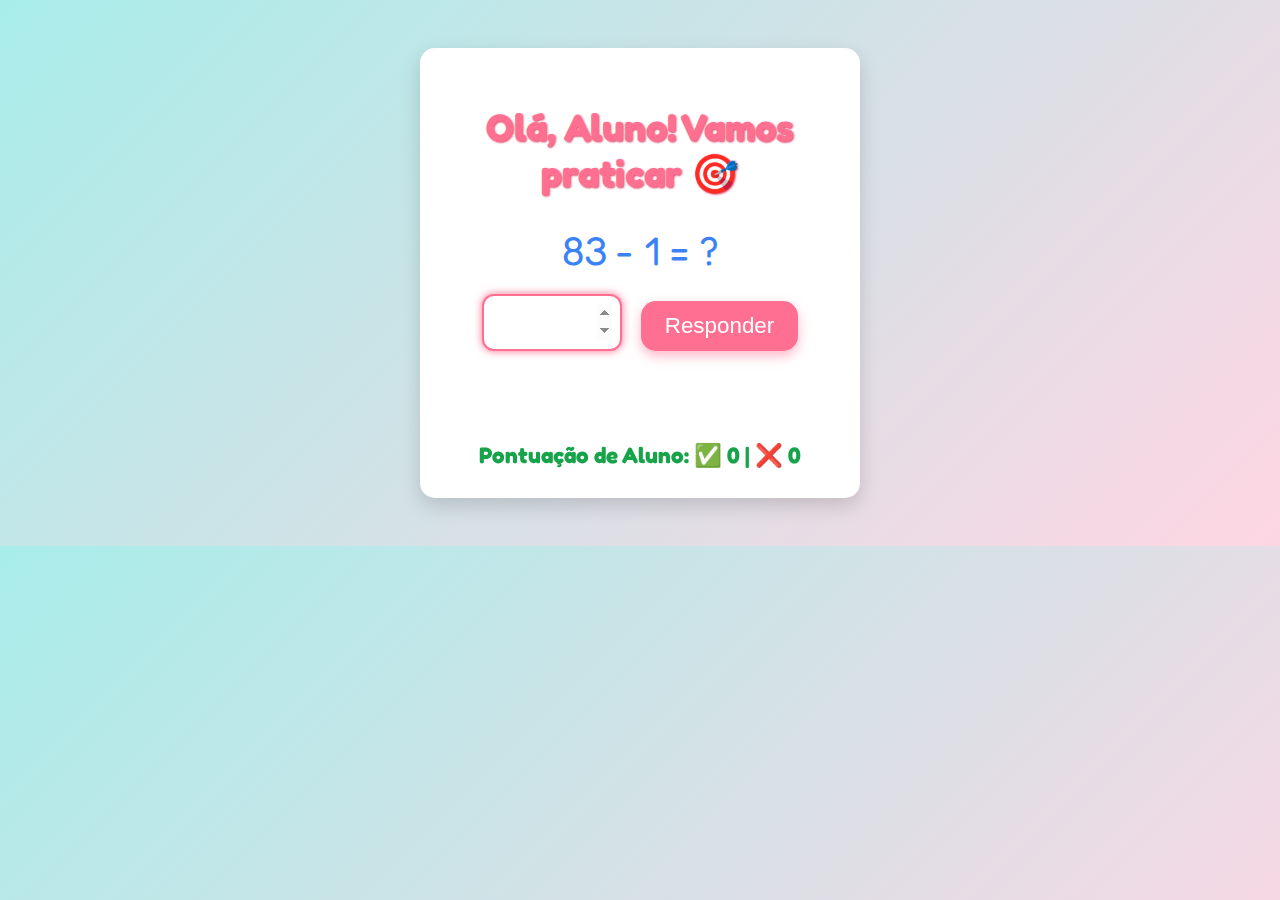
<file: contas.html>
<!DOCTYPE html>
<html lang="pt">
<head>
  <meta charset="UTF-8" />
  <title>Aprenda Somar e Subtrair</title>
  <meta name="viewport" content="width=device-width, initial-scale=1.0">
  <style>
    @import url('https://fonts.googleapis.com/css2?family=Fredoka+One&display=swap');

    body {
      font-family: 'Fredoka One', cursive, Arial, sans-serif;
      background: linear-gradient(135deg, #a8edea, #fed6e3);
      text-align: center;
      padding: 40px 20px;
      color: #333;
      user-select: none;
    }
    .container {
      background: white;
      max-width: 400px;
      margin: 0 auto;
      padding: 30px 20px;
      border-radius: 15px;
      box-shadow: 0 8px 20px rgba(0,0,0,0.15);
    }
    h1 {
      font-size: 2.4em;
      margin-bottom: 10px;
      color: #ff6f91;
      text-shadow: 1px 1px 2px #d94f70;
    }
    .questao {
      font-size: 2.5em;
      margin: 30px 0 20px;
      color: #3b82f6;
    }
    input[type="number"] {
      font-size: 2em;
      width: 120px;
      padding: 8px;
      border-radius: 12px;
      border: 2px solid #3b82f6;
      text-align: center;
      outline: none;
      transition: border-color 0.3s;
    }
    input[type="number"]:focus {
      border-color: #ff6f91;
      box-shadow: 0 0 8px #ff6f91;
    }
    button {
      margin-left: 15px;
      font-size: 1.4em;
      background: #ff6f91;
      border: none;
      color: white;
      padding: 12px 24px;
      border-radius: 15px;
      cursor: pointer;
      box-shadow: 0 5px 12px rgba(255,111,145,0.5);
      transition: background 0.3s;
      user-select: none;
    }
    button:hover {
      background: #d94f70;
    }
    .pontuacao {
      font-size: 1.4em;
      margin-top: 30px;
      color: #16a34a;
      font-weight: bold;
    }
    .feedback {
      font-size: 1.4em;
      margin-top: 20px;
      min-height: 40px;
      font-weight: 600;
      transition: opacity 0.5s ease;
    }
    .feedback.correto {
      color: #16a34a;
      animation: pulse 1s ease;
    }
    .feedback.errado {
      color: #dc2626;
      animation: shake 0.5s ease;
    }
    @keyframes pulse {
      0%, 100% { transform: scale(1); }
      50% { transform: scale(1.1); }
    }
    @keyframes shake {
      0%, 100% { transform: translateX(0); }
      25% { transform: translateX(-5px); }
      75% { transform: translateX(5px); }
    }
  </style>
</head>
<body>
  <div class="container">
    <h1 id="titulo"></h1>
    <div class="questao" id="questao">Carregando...</div>
    <input type="number" id="resposta" autocomplete="off" aria-label="Resposta" />
    <button onclick="verificar()">Responder</button>
    <div class="feedback" id="feedback"></div>
    <div class="pontuacao" id="pontuacao">Pontuação: 0</div>
    <div id="historico"></div>
  </div>

  <audio id="somAcerto" src="acerto.mp3" preload="auto"></audio>
  <audio id="somErro" src="erro.mp3" preload="auto"></audio>

  <script>
    const params = new URLSearchParams(window.location.search);
    const nome = params.get('nome') || 'Aluno';
    const hoje = new Date().toISOString().split('T')[0];
    const chaveBase = `pontuacao_${nome}_${hoje}`;
    const mostrarHistorico = params.get('pontuacao') === '1';

    let corretas = 0;
    let erradas = 0;
    let valor1, valor2, operador, resultado;

    function carregarPontuacao() {
      const dados = JSON.parse(localStorage.getItem(chaveBase)) || { c: 0, e: 0 };
      corretas = dados.c;
      erradas = dados.e;
      atualizarPontuacao();
    }

    function salvarPontuacao() {
      localStorage.setItem(chaveBase, JSON.stringify({ c: corretas, e: erradas }));
    }

    function atualizarPontuacao() {
      document.getElementById('pontuacao').textContent = `Pontuação de ${nome}: ✅ ${corretas} | ❌ ${erradas}`;
    }

    function gerarQuestao() {
      operador = Math.random() < 0.5 ? '+' : '-';
      if (operador === '+') {
        do {
          valor1 = Math.floor(Math.random() * 90) + 1;
          valor2 = Math.floor(Math.random() * 90);
        } while (valor1 + valor2 >= 100 || valor1 % 10 + valor2 % 10 >= 10);
        resultado = valor1 + valor2;
      } else {
        do {
          valor1 = Math.floor(Math.random() * 90) + 10;
          valor2 = Math.floor(Math.random() * 10);
        } while (valor1 - valor2 <= 0 || valor1 % 10 - valor2 % 10 < 0);
        resultado = valor1 - valor2;
      }
      document.getElementById('questao').textContent = `${valor1} ${operador} ${valor2} = ?`;
      const respostaInput = document.getElementById('resposta');
      respostaInput.value = '';
      respostaInput.focus();
      const feedback = document.getElementById('feedback');
      feedback.textContent = '';
      feedback.className = 'feedback';
    }

    function verificar() {
      const respostaInput = document.getElementById('resposta');
      const resposta = Number(respostaInput.value);
      const feedback = document.getElementById('feedback');

      if (respostaInput.value.trim() === '') {
        feedback.textContent = 'Por favor, digite um número!';
        feedback.className = 'feedback errado';
        return;
      }

      if (resposta === resultado) {
        corretas++;
        feedback.textContent = 'Correto! 🎉';
        feedback.className = 'feedback correto';
        document.getElementById('somAcerto').play();
      } else {
        erradas++;
        feedback.textContent = `Errado. A resposta certa era ${resultado}. ❌`;
        feedback.className = 'feedback errado';
        document.getElementById('somErro').play();
      }
      atualizarPontuacao();
      salvarPontuacao();
      setTimeout(gerarQuestao, 1500);
    }

    function mostrarPontuacoesAntigas() {
      const historico = document.getElementById('historico');
      historico.innerHTML = '<h3>Histórico de pontuações</h3>';
      const dias = Object.keys(localStorage).filter(k => k.startsWith(`pontuacao_${nome}_`));
      dias.sort().reverse().forEach(k => {
        const data = k.split('_').slice(-1)[0];
        const { c, e } = JSON.parse(localStorage.getItem(k));
        const el = document.createElement('div');
        el.textContent = `${data}: ✅ ${c} | ❌ ${e}`;
        historico.appendChild(el);
      });
    }

    window.onload = () => {
      document.getElementById('titulo').textContent = `Olá, ${nome}! Vamos praticar 🎯`;
      carregarPontuacao();
      gerarQuestao();
      if (mostrarHistorico) mostrarPontuacoesAntigas();
    };
  </script>
</body>
</html>
</file>
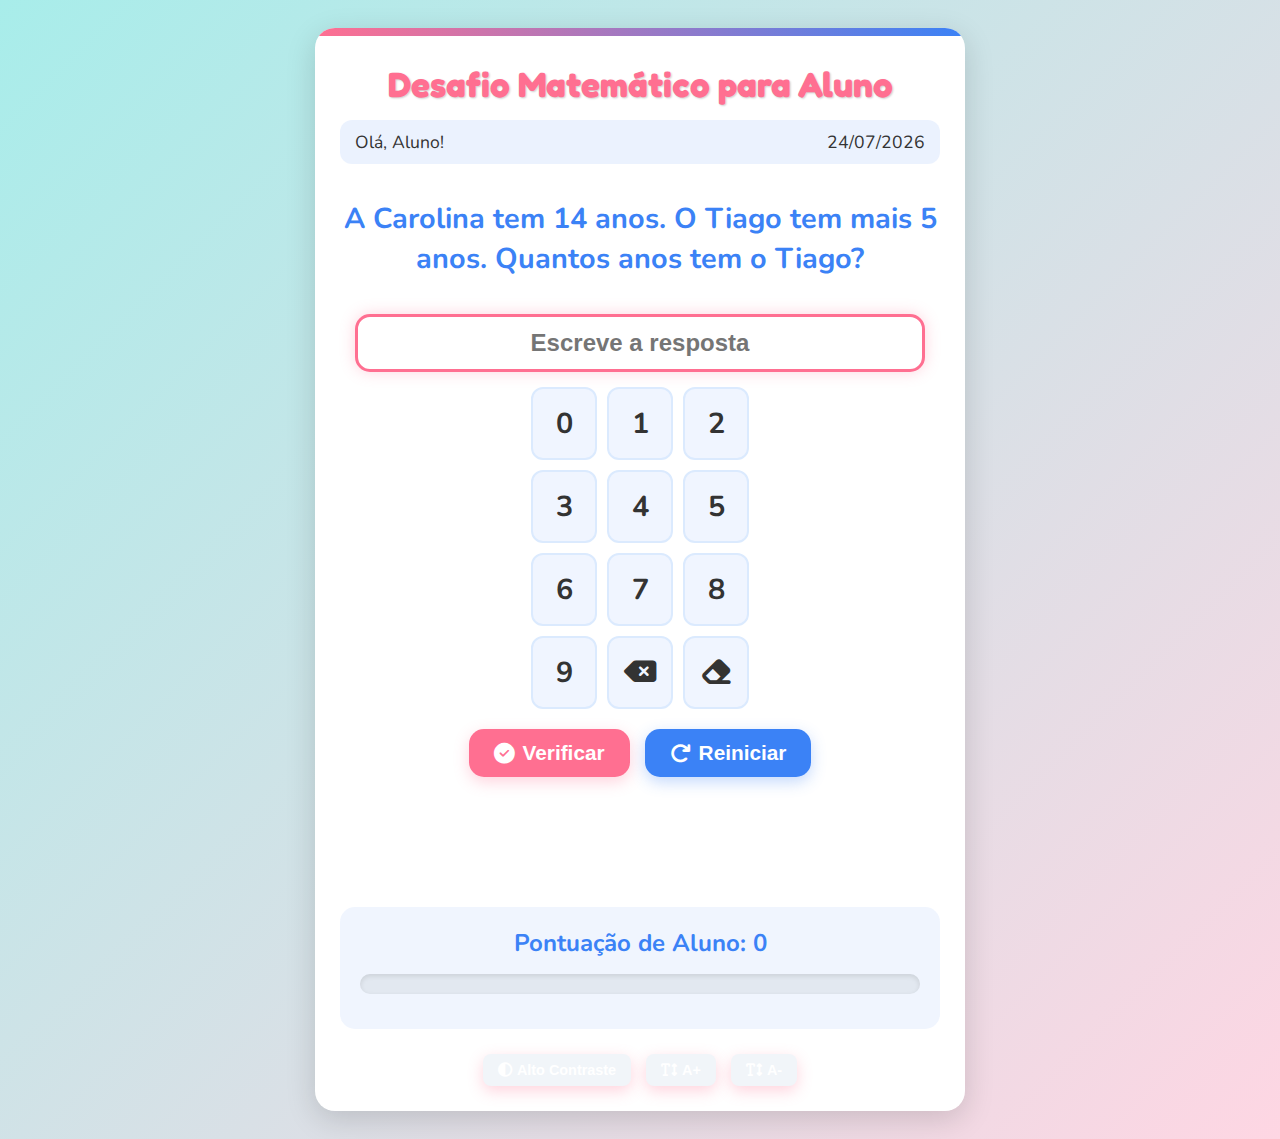
<file: perg.html>
<!DOCTYPE html>
<html lang="pt">
<head>
  <meta charset="UTF-8">
  <title>Desafio Matemático</title>
  <meta name="viewport" content="width=device-width, initial-scale=1.0">
  <link rel="stylesheet" href="https://cdnjs.cloudflare.com/ajax/libs/font-awesome/6.4.0/css/all.min.css">
  <style>
    @import url('https://fonts.googleapis.com/css2?family=Fredoka+One&family=Nunito:wght@400;700;800&display=swap');
    
    :root {
      --cor-primaria: #ff6f91;
      --cor-secundaria: #3b82f6;
      --cor-sucesso: #16a34a;
      --cor-erro: #dc2626;
      --cor-fundo: linear-gradient(135deg, #a8edea, #fed6e3);
      --cor-container: white;
      --sombra-container: 0 8px 30px rgba(0,0,0,0.15);
      --cor-texto: #333;
      --cor-texto-claro: #666;
    }
    
    .modo-alto-contraste {
      --cor-primaria: #ff3b3b;
      --cor-secundaria: #0066cc;
      --cor-sucesso: #00a651;
      --cor-erro: #ff0000;
      --cor-fundo: linear-gradient(135deg, #222, #444);
      --cor-container: #111;
      --sombra-container: 0 8px 30px rgba(255,255,255,0.1);
      --cor-texto: #fff;
      --cor-texto-claro: #ccc;
    }

    body {
      font-family: 'Nunito', 'Fredoka One', Arial, sans-serif;
      background: var(--cor-fundo);
      text-align: center;
      padding: 20px 10px;
      color: var(--cor-texto);
      user-select: none;
      min-height: 100vh;
      transition: background 0.5s ease;
    }
    
    .container {
      background: var(--cor-container);
      max-width: 600px;
      margin: 0 auto;
      padding: 25px;
      border-radius: 20px;
      box-shadow: var(--sombra-container);
      position: relative;
      overflow: hidden;
    }
    
    .container::before {
      content: "";
      position: absolute;
      top: 0;
      left: 0;
      right: 0;
      height: 8px;
      background: linear-gradient(90deg, var(--cor-primaria), var(--cor-secundaria));
    }
    
    h1 {
      font-size: 2.2em;
      margin: 10px 0 15px;
      color: var(--cor-primaria);
      text-shadow: 1px 1px 2px rgba(0,0,0,0.2);
      font-family: 'Fredoka One', cursive;
    }
    
    .info-usuario {
      display: flex;
      justify-content: space-between;
      align-items: center;
      margin-bottom: 15px;
      padding: 10px 15px;
      background: rgba(59, 130, 246, 0.1);
      border-radius: 12px;
      font-size: 1.1em;
    }
    
    .pergunta-container {
      position: relative;
      margin: 25px 0;
      min-height: 100px;
      display: flex;
      align-items: center;
      justify-content: center;
    }
    
    #pergunta {
      font-size: 1.8em;
      color: var(--cor-secundaria);
      font-weight: 700;
      line-height: 1.4;
    }
    
    .entrada-resposta {
      display: flex;
      flex-wrap: wrap;
      justify-content: center;
      gap: 15px;
      margin: 20px 0;
    }
    
    input {
      font-size: 1.5em;
      width: 90%;
      padding: 12px;
      border-radius: 15px;
      border: 3px solid var(--cor-secundaria);
      text-align: center;
      outline: none;
      transition: all 0.3s;
      font-weight: bold;
      box-shadow: 0 5px 15px rgba(59, 130, 246, 0.1);
    }
    
    input:focus {
      border-color: var(--cor-primaria);
      box-shadow: 0 0 15px rgba(255, 111, 145, 0.3);
    }
    
    .teclado-numerico {
      display: grid;
      grid-template-columns: repeat(3, 1fr);
      gap: 10px;
      max-width: 300px;
      margin: 0 auto;
    }
    
    .tecla-numero {
      font-size: 1.8em;
      padding: 15px;
      background: #f0f5ff;
      border: 2px solid #dbeafe;
      border-radius: 12px;
      cursor: pointer;
      transition: all 0.2s;
      font-weight: bold;
    }
    
    .tecla-numero:hover {
      background: #dbeafe;
      transform: translateY(-2px);
    }
    
    .tecla-numero:active {
      transform: translateY(2px);
    }
    
    .botoes-acao {
      display: flex;
      justify-content: center;
      gap: 15px;
      margin: 20px 0;
      flex-wrap: wrap;
    }
    
    button {
      font-size: 1.3em;
      background: var(--cor-primaria);
      border: none;
      color: white;
      padding: 12px 25px;
      border-radius: 15px;
      cursor: pointer;
      box-shadow: 0 5px 15px rgba(255, 111, 145, 0.3);
      transition: all 0.3s;
      user-select: none;
      font-weight: bold;
      display: flex;
      align-items: center;
      gap: 8px;
    }
    
    button:hover {
      background: #d94f70;
      transform: translateY(-3px);
      box-shadow: 0 8px 20px rgba(255, 111, 145, 0.4);
    }
    
    button:active {
      transform: translateY(1px);
    }
    
    .btn-secundario {
      background: var(--cor-secundaria);
      box-shadow: 0 5px 15px rgba(59, 130, 246, 0.3);
    }
    
    .btn-secundario:hover {
      background: #2563eb;
    }
    
    .feedback {
      font-size: 1.5em;
      margin: 25px 0 15px;
      min-height: 50px;
      font-weight: 700;
      transition: all 0.5s ease;
      display: flex;
      align-items: center;
      justify-content: center;
      gap: 10px;
      padding: 15px;
      border-radius: 12px;
    }
    
    .feedback.correto {
      color: var(--cor-sucesso);
      background: rgba(22, 163, 74, 0.1);
      animation: pulse 1s ease;
    }
    
    .feedback.errado {
      color: var(--cor-erro);
      background: rgba(220, 38, 38, 0.1);
      animation: shake 0.5s ease;
    }
    
    .pontuacao-container {
      background: rgba(59, 130, 246, 0.08);
      border-radius: 15px;
      padding: 20px;
      margin: 25px 0;
    }
    
    #pontuacao {
      font-size: 1.5em;
      color: var(--cor-secundaria);
      font-weight: bold;
    }
    
    .progresso {
      height: 20px;
      background: #e2e8f0;
      border-radius: 10px;
      overflow: hidden;
      margin: 15px 0;
      box-shadow: inset 0 2px 5px rgba(0,0,0,0.1);
    }
    
    .barra-progresso {
      height: 100%;
      background: linear-gradient(90deg, var(--cor-primaria), var(--cor-secundaria));
      border-radius: 10px;
      transition: width 0.5s ease;
    }
    
    .opcoes-acessibilidade {
      display: flex;
      justify-content: center;
      gap: 15px;
      margin-top: 20px;
    }
    
    .btn-acessibilidade {
      padding: 8px 15px;
      font-size: 0.9em;
      background: #f1f5f9;
      border: none;
      border-radius: 8px;
      cursor: pointer;
      display: flex;
      align-items: center;
      gap: 5px;
    }
    
    .btn-acessibilidade.ativo {
      background: var(--cor-secundaria);
      color: white;
    }
    
    @keyframes pulse {
      0%, 100% { transform: scale(1); }
      50% { transform: scale(1.1); }
    }
    
    @keyframes shake {
      0%, 100% { transform: translateX(0); }
      25% { transform: translateX(-8px); }
      75% { transform: translateX(8px); }
    }
    
    .particulas {
      position: absolute;
      top: 0;
      left: 0;
      width: 100%;
      height: 100%;
      pointer-events: none;
      z-index: 10;
    }
    
    .particula {
      position: absolute;
      font-size: 1.5em;
      animation: float 3s ease-in-out infinite;
      opacity: 0.8;
    }
    
    @keyframes float {
      0%, 100% { transform: translateY(0); }
      50% { transform: translateY(-10px); }
    }
    
    @media (max-width: 500px) {
      .container {
        padding: 15px;
      }
      
      h1 {
        font-size: 1.8em;
      }
      
      #pergunta {
        font-size: 1.5em;
      }
      
      input {
        font-size: 1.3em;
      }
      
      button {
        font-size: 1.1em;
        padding: 10px 20px;
      }
    }
  </style>
</head>
<body>
  <div class="container">
    <h1 id="titulo">Desafio Matemático</h1>
    
    <div class="info-usuario">
      <div id="nome-usuario">Olá, Aluno!</div>
      <div id="data-atual">18/06/2025</div>
    </div>
    
    <div class="pergunta-container">
      <div id="pergunta">A carregar perguntas...</div>
    </div>
    
    <div class="entrada-resposta">
      <input id="resposta" type="text" placeholder="Escreve a resposta" autocomplete="off" />
      
      <div class="teclado-numerico">
        <div class="tecla-numero" onclick="inserirTexto('0')">0</div>
        <div class="tecla-numero" onclick="inserirTexto('1')">1</div>
        <div class="tecla-numero" onclick="inserirTexto('2')">2</div>
        <div class="tecla-numero" onclick="inserirTexto('3')">3</div>
        <div class="tecla-numero" onclick="inserirTexto('4')">4</div>
        <div class="tecla-numero" onclick="inserirTexto('5')">5</div>
        <div class="tecla-numero" onclick="inserirTexto('6')">6</div>
        <div class="tecla-numero" onclick="inserirTexto('7')">7</div>
        <div class="tecla-numero" onclick="inserirTexto('8')">8</div>
        <div class="tecla-numero" onclick="inserirTexto('9')">9</div>
        <div class="tecla-numero" onclick="apagarTexto()">
          <i class="fas fa-backspace"></i>
        </div>
        <div class="tecla-numero" onclick="limparResposta()">
          <i class="fas fa-eraser"></i>
        </div>
      </div>
    </div>
    
    <div class="botoes-acao">
      <button onclick="verificarResposta()">
        <i class="fas fa-check-circle"></i> Verificar
      </button>
      <button class="btn-secundario" onclick="reiniciarPontuacao()">
        <i class="fas fa-redo"></i> Reiniciar
      </button>
    </div>
    
    <div class="feedback" id="feedback"></div>
    
    <div class="pontuacao-container">
      <div id="pontuacao"></div>
      <div class="progresso">
        <div class="barra-progresso" id="barra-progresso" style="width: 0%"></div>
      </div>
    </div>
    
    <div class="opcoes-acessibilidade">
      <button class="btn-acessibilidade" id="btn-alto-contraste" onclick="alternarAltoContraste()">
        <i class="fas fa-adjust"></i> Alto Contraste
      </button>
      <button class="btn-acessibilidade" onclick="ajustarFonte('aumentar')">
        <i class="fas fa-text-height"></i> A+
      </button>
      <button class="btn-acessibilidade" onclick="ajustarFonte('diminuir')">
        <i class="fas fa-text-height"></i> A-
      </button>
    </div>
    
    <div class="particulas" id="particulas"></div>
  </div>

  <script>
    // Elementos DOM
    const perguntaEl = document.getElementById('pergunta');
    const respostaEl = document.getElementById('resposta');
    const feedbackEl = document.getElementById('feedback');
    const pontuacaoEl = document.getElementById('pontuacao');
    const tituloEl = document.getElementById('titulo');
    const nomeUsuarioEl = document.getElementById('nome-usuario');
    const dataAtualEl = document.getElementById('data-atual');
    const barraProgressoEl = document.getElementById('barra-progresso');
    
    // Configurações do jogo
    const params = new URLSearchParams(window.location.search);
    const nome = params.get('nome') || 'Aluno';
    const hoje = new Date().toISOString().split('T')[0];
    const chavePontuacao = `pontos_perguntas_${nome}`;
    
    let pontos = parseInt(localStorage.getItem(chavePontuacao)) || 0;
    let perguntas = [];
    let perguntaAtual = null;
    let totalPerguntas = 0;
    let perguntasCorretas = 0;

    // Formatador de data
    function formatarData(dataStr) {
      const data = new Date(dataStr);
      return `${data.getDate().toString().padStart(2, '0')}/${(data.getMonth()+1).toString().padStart(2, '0')}/${data.getFullYear()}`;
    }

    // Atualizar pontuação
    function atualizarPontuacao() {
      localStorage.setItem(chavePontuacao, pontos);
      const estrelas = "⭐".repeat(pontos);
      
      // Atualizar pontuação
      pontuacaoEl.innerHTML = `Pontuação de ${nome}: ${pontos} ${estrelas}`;
      
      // Atualizar barra de progresso
      const percentual = totalPerguntas > 0 ? Math.round((perguntasCorretas / totalPerguntas) * 100) : 0;
      barraProgressoEl.style.width = `${percentual}%`;
    }

    // Reiniciar pontuação
    function reiniciarPontuacao() {
      if (confirm("Tens a certeza que queres reiniciar a pontuação?")) {
        pontos = 0;
        localStorage.removeItem(chavePontuacao);
        atualizarPontuacao();
        feedbackEl.textContent = "Pontuação reiniciada!";
        feedbackEl.className = 'feedback';
        setTimeout(() => feedbackEl.textContent = '', 2000);
      }
    }

    // Nova pergunta
    function novaPergunta() {
      if (perguntas.length === 0) {
        perguntaEl.textContent = "Sem mais perguntas.";
        return;
      }
      const idx = Math.floor(Math.random() * perguntas.length);
      perguntaAtual = perguntas[idx];
      perguntaEl.textContent = perguntaAtual.q;
      respostaEl.value = '';
      respostaEl.focus();
      feedbackEl.textContent = '';
      feedbackEl.className = 'feedback';
    }

    // Verificar resposta
    function verificarResposta() {
      if (!perguntaAtual) return;
      
      const resposta = respostaEl.value.trim();
      if (resposta === '') {
        feedbackEl.textContent = 'Por favor, escreve uma resposta!';
        feedbackEl.className = 'feedback errado';
        return;
      }
      
      totalPerguntas++;

      if (resposta.toLowerCase() === perguntaAtual.a.toLowerCase()) {
        pontos++;
        perguntasCorretas++;
        feedbackEl.innerHTML = 'Correto! 🎉 <i class="fas fa-check-circle"></i>';
        feedbackEl.className = 'feedback correto';
        criarParticulas();
      } else {
        pontos = Math.max(0, pontos - 1);
        feedbackEl.innerHTML = `Errado. A resposta certa era: ${perguntaAtual.a} ❌ <i class="fas fa-times-circle"></i>`;
        feedbackEl.className = 'feedback errado';
      }
      
      atualizarPontuacao();
      
      // Próxima pergunta após 2 segundos
      setTimeout(novaPergunta, 2000);
    }

    // Carregar perguntas
    async function carregarPerguntas() {
      try {
        const resp = await fetch("perguntas.txt");
        const texto = await resp.text();
        const linhas = texto.split("\n").map(l => l.trim()).filter(l => l.includes("==="));
        perguntas = linhas.map(l => {
          const [q, a] = l.split("===").map(x => x.trim());
          return { q, a };
        });
        novaPergunta();
      } catch (err) {
        perguntaEl.textContent = "Erro ao carregar perguntas. Verifica o ficheiro 'perguntas.txt'.";
        console.error("Erro a carregar perguntas:", err);
      }
    }
    
    // Funções de entrada de texto
    function inserirTexto(texto) {
      respostaEl.value += texto;
    }
    
    function apagarTexto() {
      respostaEl.value = respostaEl.value.slice(0, -1);
    }
    
    function limparResposta() {
      respostaEl.value = '';
    }
    
    // Funções de acessibilidade
    function alternarAltoContraste() {
      document.body.classList.toggle('modo-alto-contraste');
      const btn = document.getElementById('btn-alto-contraste');
      btn.classList.toggle('ativo');
    }
    
    function ajustarFonte(acao) {
      const corpo = document.body;
      const tamanhoAtual = parseFloat(getComputedStyle(corpo).fontSize);
      
      if (acao === 'aumentar' && tamanhoAtual < 24) {
        corpo.style.fontSize = (tamanhoAtual + 1) + 'px';
      } else if (acao === 'diminuir' && tamanhoAtual > 14) {
        corpo.style.fontSize = (tamanhoAtual - 1) + 'px';
      }
    }
    
    // Animações
    function criarParticulas() {
      const particulas = document.getElementById('particulas');
      particulas.innerHTML = '';
      
      const emojis = ['🎉', '✨', '🌟', '⭐', '💯', '👍', '👏', '🎯'];
      
      for (let i = 0; i < 20; i++) {
        const particula = document.createElement('div');
        particula.className = 'particula';
        particula.textContent = emojis[Math.floor(Math.random() * emojis.length)];
        particula.style.left = `${Math.random() * 100}%`;
        particula.style.top = `${Math.random() * 100}%`;
        particula.style.animationDelay = `${Math.random() * 2}s`;
        particula.style.fontSize = `${Math.random() * 2 + 1}em`;
        
        particulas.appendChild(particula);
        
        // Remover após a animação
        setTimeout(() => {
          particula.remove();
        }, 3000);
      }
    }

    // Inicialização
    window.onload = () => {
      nomeUsuarioEl.textContent = `Olá, ${nome}!`;
      dataAtualEl.textContent = formatarData(hoje);
      tituloEl.textContent = `Desafio Matemático para ${nome}`;
      atualizarPontuacao();
      carregarPerguntas();
      
      // Evento para tecla Enter
      respostaEl.addEventListener('keypress', function(e) {
        if (e.key === 'Enter') {
          verificarResposta();
        }
      });
      
      // Focar no campo de resposta
      respostaEl.focus();
    };
  </script>
</body>
</html>
</file>
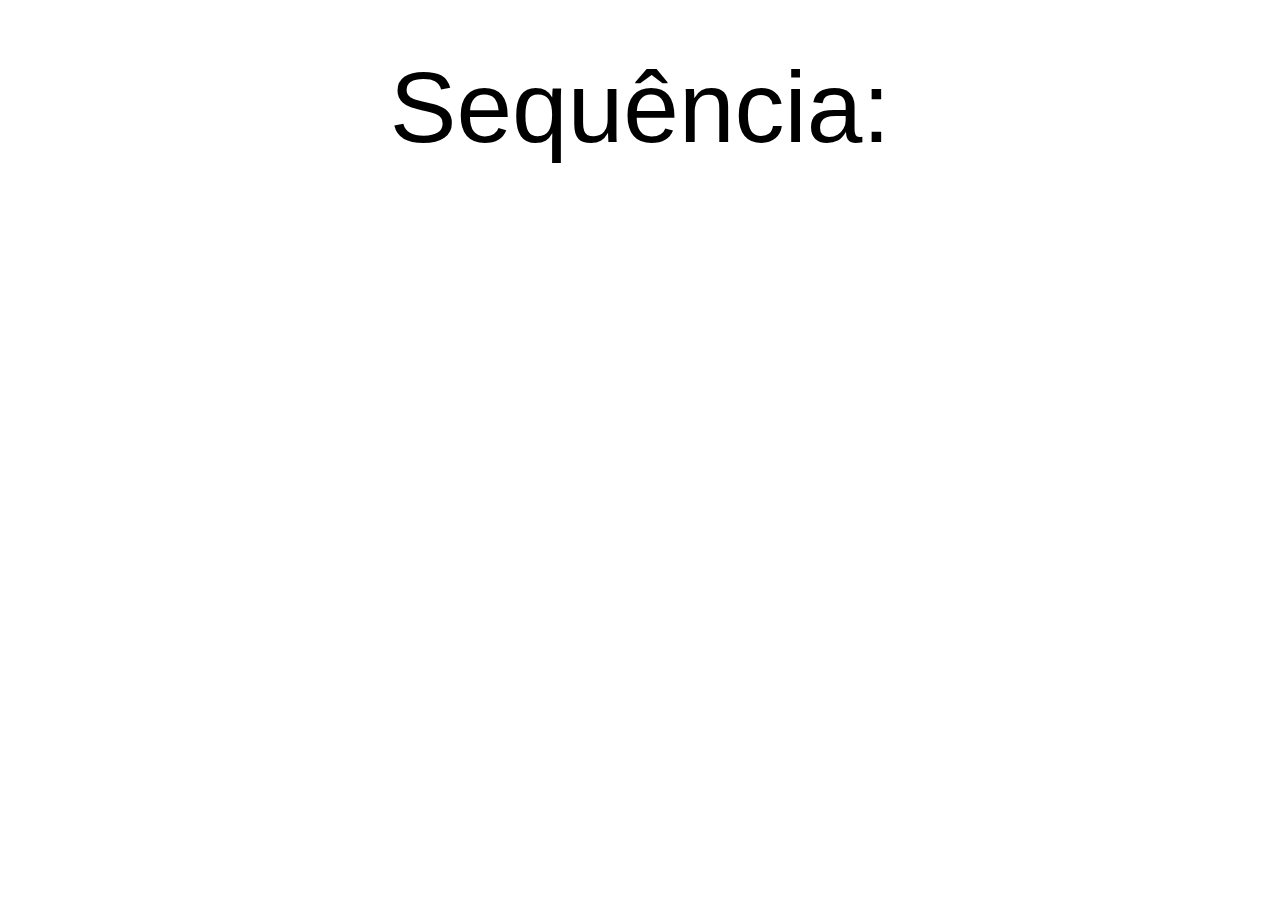
<file: rand.html>
<html>
    <head>
        <script src="https://randojs.com/1.0.0.js"></script>
        <script>
            function showRandomNumber(){
                document.getElementById("myNumber").innerHTML = "Sequence: " +rando(1, 6);
            }
        </script>
        <style>
            #myNumber{
                font-size:100px;
                text-align:center;
                margin:50px auto;
                font-family:Arial, sans-serif;
            }
        </style>
    </head>
    <body onload="showRandomNumber();">

        <div id="myNumber">Sequência:</div>
    </body>
</html>
</file>
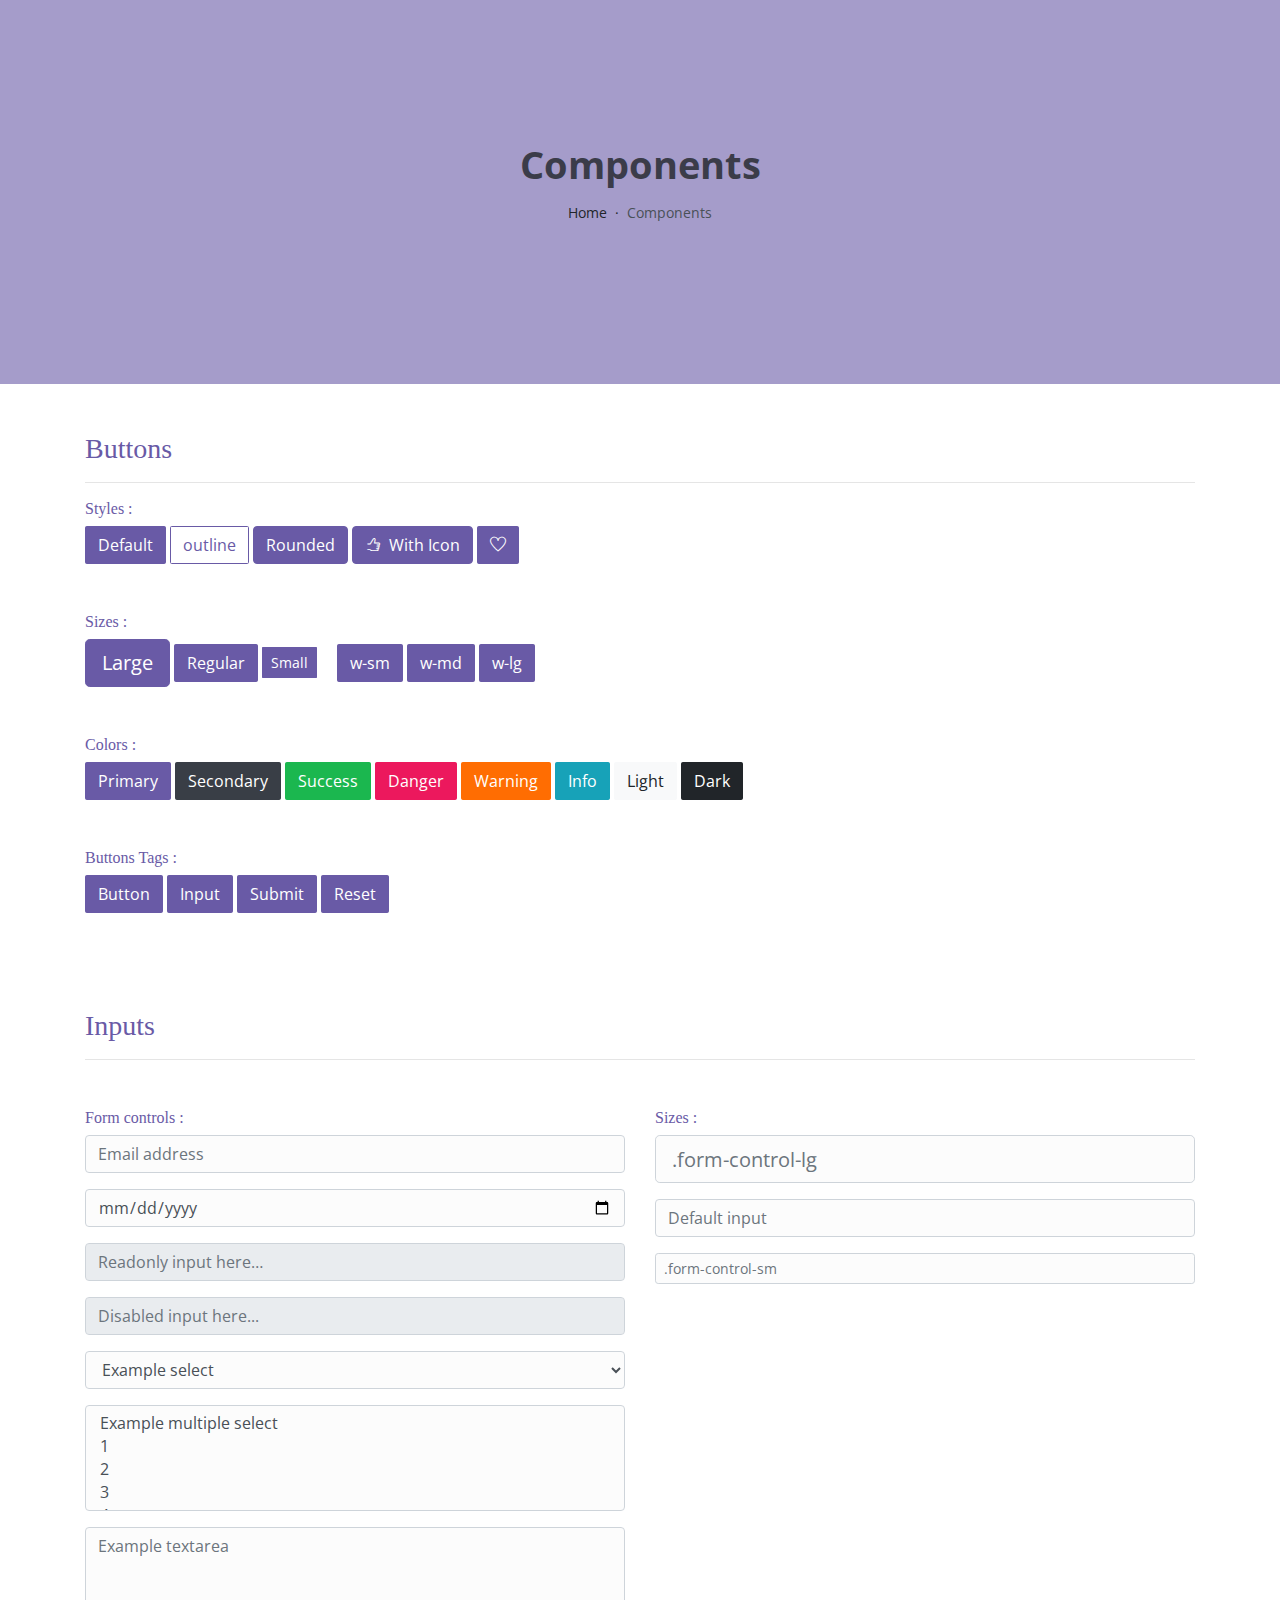
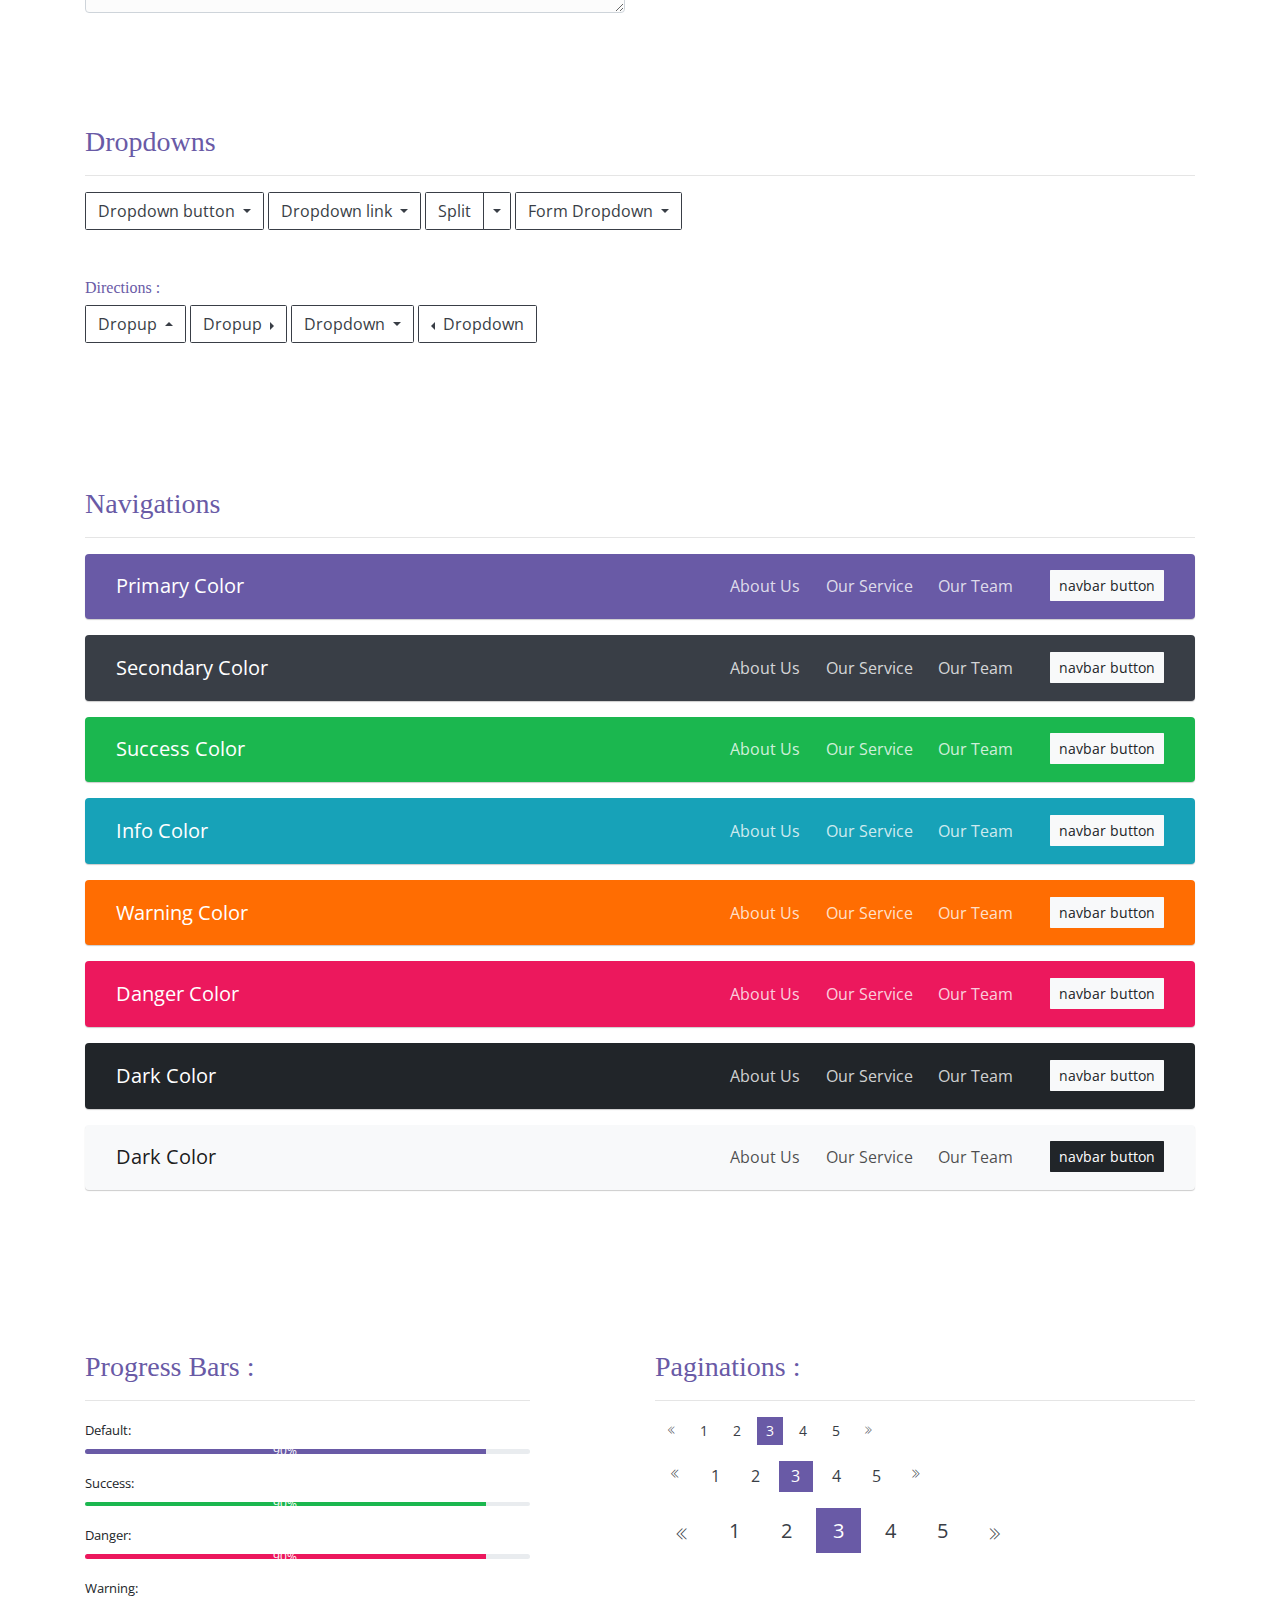
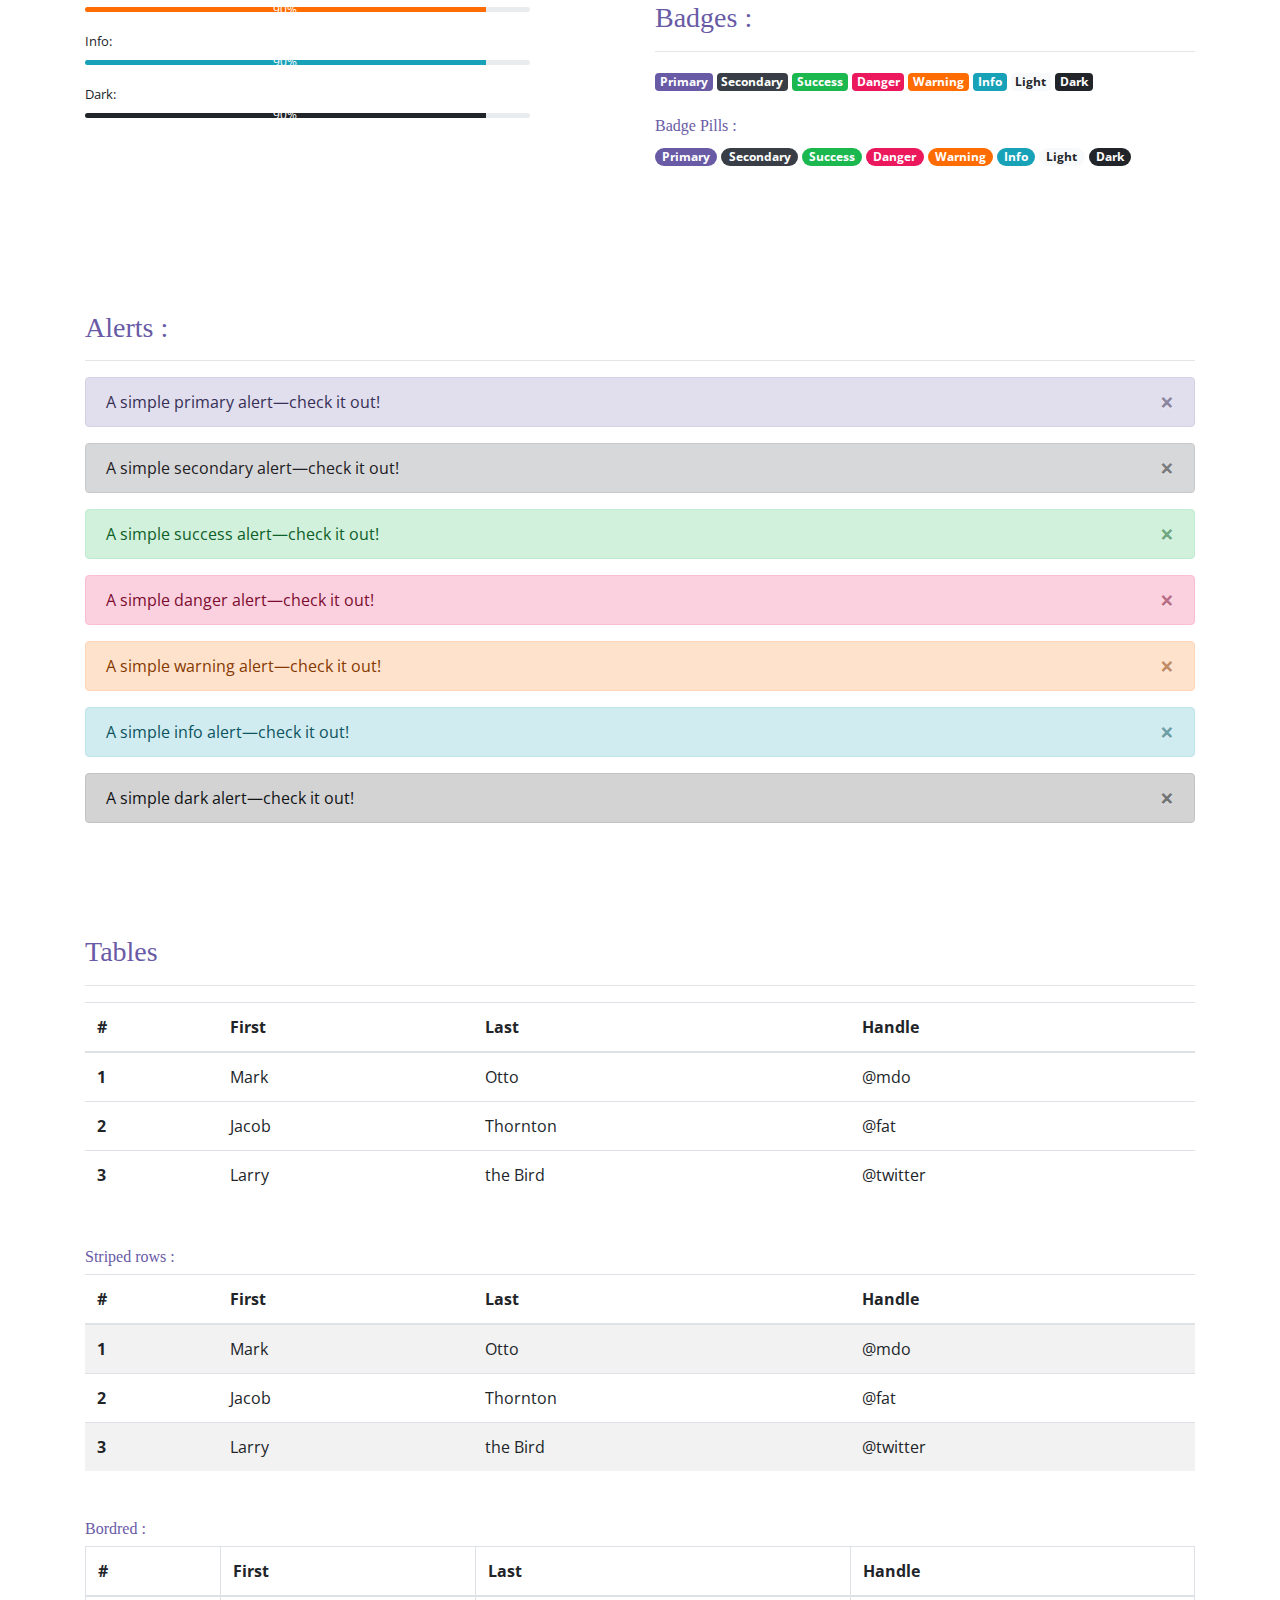
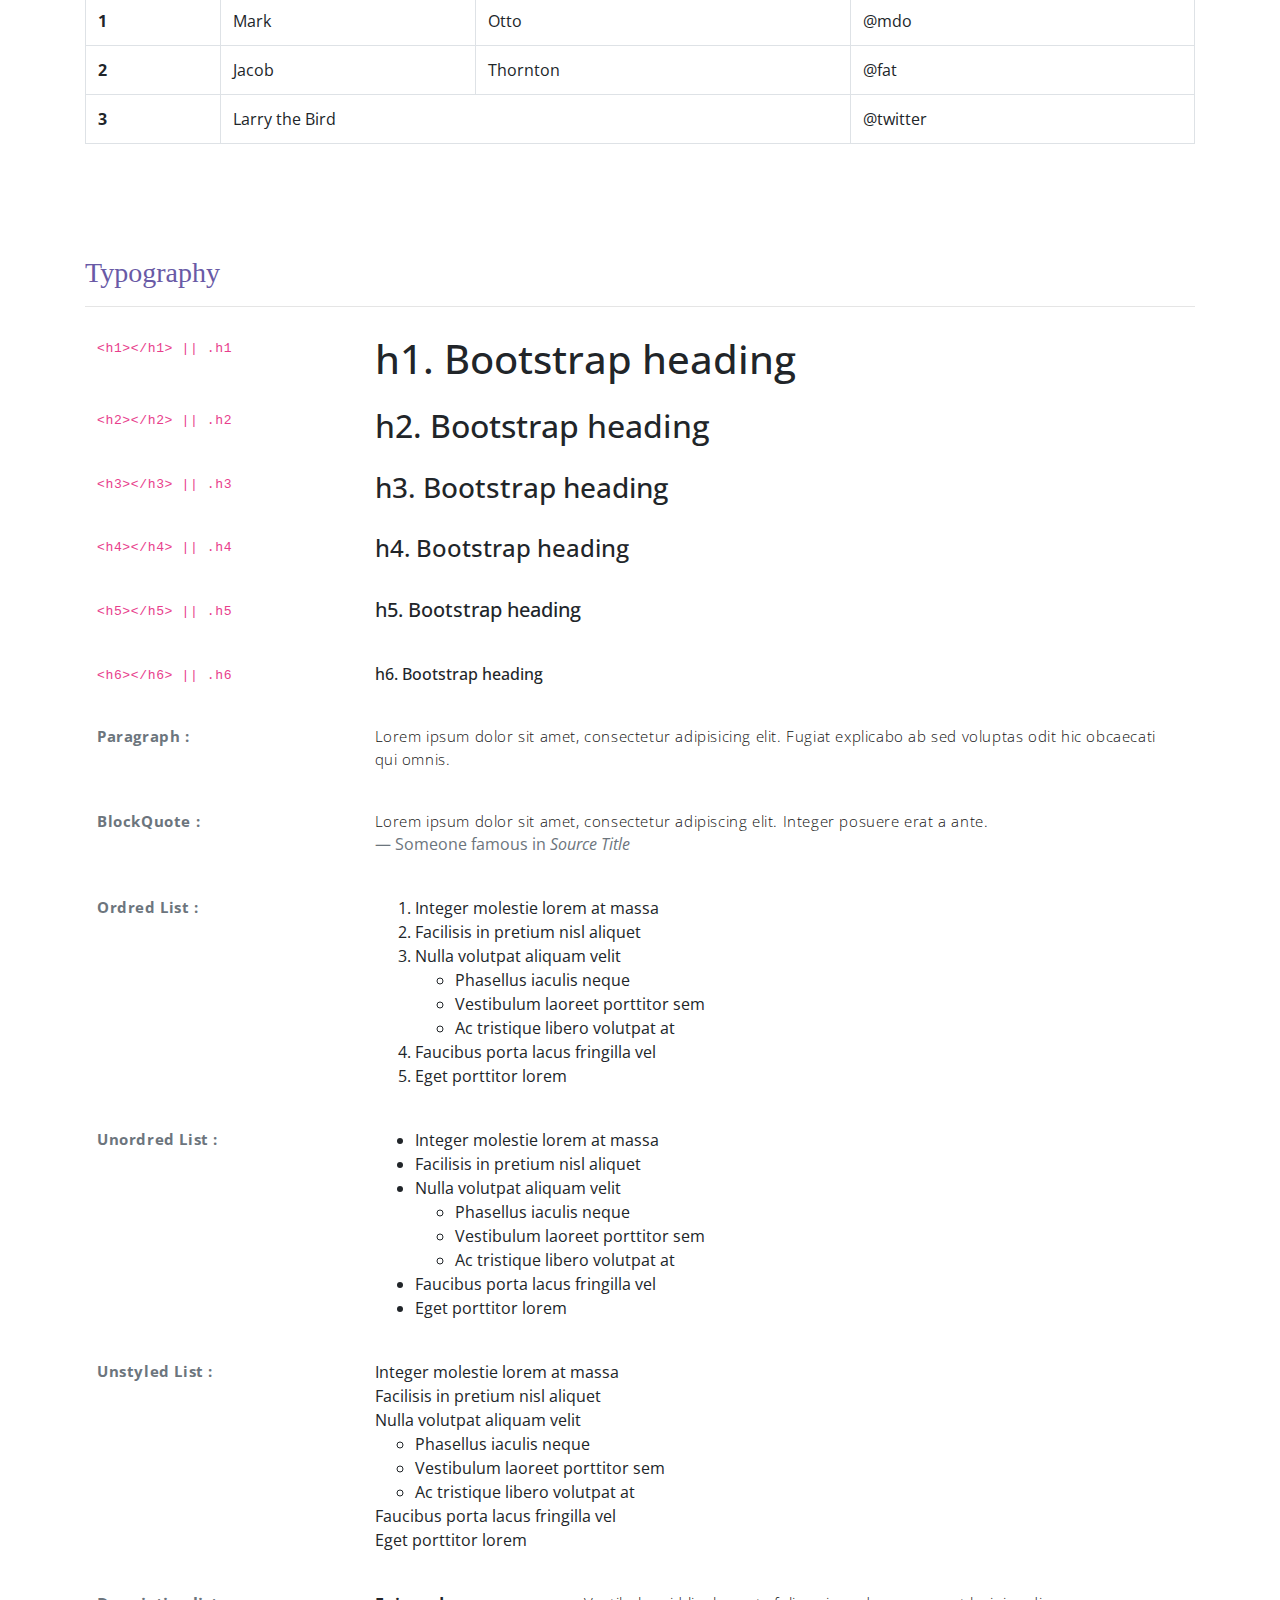
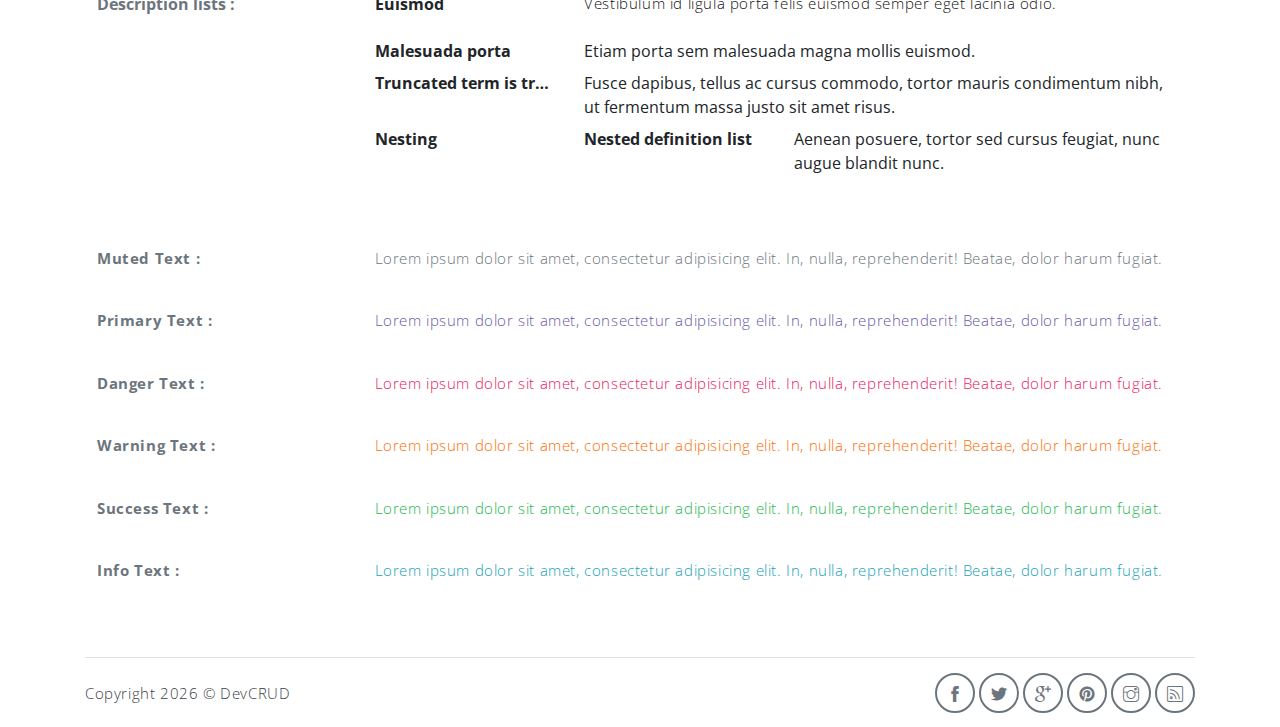
<file: meyawo/public_html/components.html>
<!DOCTYPE html>
<html lang="en">
<head>
   <meta charset="utf-8">
   <meta name="viewport" content="width=device-width, initial-scale=1, shrink-to-fit=no">
   <meta name="description" content="Start your development with Meyawo landing page.">
   <meta name="author" content="Devcrud">
   <title>Meyawo Landing page | Components</title>
   <!-- font icons -->
   <link rel="stylesheet" href="assets/vendors/themify-icons/css/themify-icons.css">
   <!-- Bootstrap + Steller  -->
   <link rel="stylesheet" href="assets/css/meyawo.css">
</head>
<body>

   <!-- Page Header -->
   <header class="header header-mini"> 
      <div class="header-title">Components</div> 
      <nav aria-label="breadcrumb">
         <ol class="breadcrumb">
            <li class="breadcrumb-item"><a href="/">Home</a></li>
            <li class="breadcrumb-item active" aria-current="page">Components</li>
         </ol>
      </nav>
   </header> <!-- End Of Page Header -->

   <!-- main content -->
   <div class="container">

      <!-- Buttons -->
      <h3 class="mt-5">Buttons</h3>
      <hr>
      <h6 class="section-secondary-title">Styles :</h6>
      <button class="btn btn-primary">Default</button>
      <button class="btn btn-outline-primary">outline</button>
      <button class="btn btn-primary rounded">Rounded</button>
      <button class="btn btn-primary rounded"><i class="ti-thumb-up pr-1"></i> With Icon</button>
      <button class="btn btn-primary circle"><i class="ti-heart"></i></button>

      <h6 class="section-secondary-title mt-5">Sizes :</h6>
      <button class="btn btn-primary btn-lg">Large</button>
      <button class="btn btn-primary ">Regular</button>
      <button class="btn btn-primary btn-sm">Small</button>
      <button class="btn btn-primary w-sm ml-3">w-sm</button>
      <button class="btn btn-primary w-md">w-md</button>
      <button class="btn btn-primary w-lg">w-lg</button>

      <h6 class="section-secondary-title mt-5">Colors :</h6>          
      <button type="button" class="btn btn-primary">Primary</button>
      <button type="button" class="btn btn-secondary">Secondary</button>
      <button type="button" class="btn btn-success">Success</button>
      <button type="button" class="btn btn-danger">Danger</button>
      <button type="button" class="btn btn-warning">Warning</button>
      <button type="button" class="btn btn-info">Info</button>
      <button type="button" class="btn btn-light">Light</button>
      <button type="button" class="btn btn-dark">Dark</button>

      <h6 class="section-secondary-title mt-5">Buttons Tags :</h6>
      <button class="btn btn-primary" type="submit">Button</button>
      <input class="btn btn-primary" type="button" value="Input">
      <input class="btn btn-primary" type="submit" value="Submit">
      <input class="btn btn-primary" type="reset" value="Reset">
      
      <!-- devider -->
      <div class="py-5"></div>

      <!-- Inputs -->
      <h3>Inputs</h3>
      <hr>
      <div class="row mt-5">
         <div class="col-md-6">
            <h6 class="section-secondary-title">Form controls :</h6>        
            <div class="form-group">
               <input type="email" class="form-control" id="exampleFormControlInput1" placeholder="Email address">
            </div>
            <div class="form-group">
               <input type="date" class="form-control" id="exampleFormControlInput1" placeholder="Date">
            </div>
            <div class="form-group">
               <input class="form-control" type="text" placeholder="Readonly input here…" readonly>
            </div>
            <div class="form-group">
               <input class="form-control" id="disabledInput" type="text" placeholder="Disabled input here..." disabled>
            </div>
            <div class="form-group">
               <select class="form-control" id="exampleFormControlSelect1">
                  <option>Example select</option>
                  <option>1</option>
                  <option>2</option>
                  <option>3</option>
                  <option>4</option>
                  <option>5</option>
               </select>
            </div>
            <div class="form-group">
               <select multiple class="form-control" id="exampleFormControlSelect2">
                  <option>Example multiple select</option>
                  <option>1</option>
                  <option>2</option>
                  <option>3</option>
                  <option>4</option>
                  <option>5</option>
               </select>
            </div>
            <div class="form-group">
               <textarea class="form-control" id="exampleFormControlTextarea1" rows="3" placeholder="Example textarea"></textarea>
            </div>
         </div>
         <div class="col-md-6">
            <h6 class="section-secondary-title">Sizes :</h6>    
            <div class="form-group">
               <input class="form-control form-control-lg" type="text" placeholder=".form-control-lg">             
            </div>
            <div class="form-group">
               <input class="form-control" type="text" placeholder="Default input">
            </div>
            <div class="form-group">
               <input class="form-control form-control-sm" type="text" placeholder=".form-control-sm"> 
            </div>
         </div>
      </div> <!-- end of inputs -->   

      <!-- devider -->
      <div class="py-5"></div>             

      <!-- Dropdowns -->
      <h3 class="components-section-title font-weight-normal">Dropdowns</h3>
      <hr>
      <div class="dropdown d-inline-block">
         <button class="btn btn-outline-secondary dropdown-toggle" type="button" id="dropdownMenuButton" data-toggle="dropdown" aria-haspopup="true" aria-expanded="false">
         Dropdown button
         </button>
         <div class="dropdown-menu" aria-labelledby="dropdownMenuButton">
         <a class="dropdown-item" href="#">Action</a>
         <a class="dropdown-item" href="#">Another action</a>
         <a class="dropdown-item" href="#">Something else here</a>
         </div>
      </div>
      <div class="dropdown d-inline-block">
         <a class="btn btn-outline-secondary dropdown-toggle" href="#" role="button" id="dropdownMenuLink" data-toggle="dropdown" aria-haspopup="true" aria-expanded="false">
            Dropdown link
         </a>
         <div class="dropdown-menu" aria-labelledby="dropdownMenuLink">
            <a class="dropdown-item" href="#">Action</a>
            <a class="dropdown-item" href="#">Another action</a>
            <a class="dropdown-item" href="#">Something else here</a>
         </div>
      </div>
      <div class="btn-group">
         <button type="button" class="btn btn-outline-secondary">Split</button>
         <button type="button" class="btn btn-outline-secondary dropdown-toggle dropdown-toggle-split" data-toggle="dropdown" aria-haspopup="true" aria-expanded="false">
         <span class="sr-only">Toggle Dropdown</span>
         </button>
         <div class="dropdown-menu">
            <a class="dropdown-item" href="#">Action</a>
            <a class="dropdown-item" href="#">Another action</a>
            <a class="dropdown-item" href="#">Something else here</a>
            <div class="dropdown-divider"></div>
            <a class="dropdown-item" href="#">Separated link</a>
         </div>
      </div>
      <div class="btn-group">
         <button class="btn btn-outline-secondary dropdown-toggle" type="button" id="dropdownMenuButton" data-toggle="dropdown" aria-haspopup="true" aria-expanded="false">
            Form Dropdown
         </button>
         <div class="dropdown-menu form">
            <form class="px-4 py-3">
               <div class="form-group">
                  <input type="email" class="form-control" id="exampleDropdownFormEmail1" placeholder="email@example.com">
               </div>
               <div class="form-group">
                  <input type="password" class="form-control" id="exampleDropdownFormPassword1" placeholder="Password">
               </div>
               <div class="form-check mb-3">
                  <input type="checkbox" class="form-check-input" id="dropdownCheck">
                  <label class="form-check-label" for="dropdownCheck">
                     Remember me
                  </label>
               </div>
               <button type="submit" class="btn btn-primary btn-block">Sign in</button>
            </form>
            <div class="dropdown-divider"></div>
            <a class="dropdown-item" href="#"><small>New around here? Sign up</small></a>
            <a class="dropdown-item" href="#"><small>Forgot password?</small></a>
         </div>
      </div>       
      <h6 class="section-secondary-title mt-5">Directions :</h6>  
      <div class="btn-group dropup">
         <button type="button" class="btn btn-outline-secondary dropdown-toggle" data-toggle="dropdown" aria-haspopup="true" aria-expanded="false">
            Dropup
         </button>
         <div class="dropdown-menu">
            <a class="dropdown-item" href="#">Action</a>
            <a class="dropdown-item" href="#">Another action</a>
            <a class="dropdown-item" href="#">Something else here</a>
            <div class="dropdown-divider"></div>
            <a class="dropdown-item" href="#">Separated link</a>
         </div>
      </div>
      <div class="btn-group dropright">
         <button type="button" class="btn btn-outline-secondary dropdown-toggle" data-toggle="dropdown" aria-haspopup="true" aria-expanded="false">
            Dropup
         </button>
         <div class="dropdown-menu">
            <a class="dropdown-item" href="#">Action</a>
            <a class="dropdown-item" href="#">Another action</a>
            <a class="dropdown-item" href="#">Something else here</a>
            <div class="dropdown-divider"></div>
            <a class="dropdown-item" href="#">Separated link</a>
         </div>
      </div>
      <div class="btn-group">
         <button type="button" class="btn btn-outline-secondary dropdown-toggle" data-toggle="dropdown" aria-haspopup="true" aria-expanded="false">
            Dropdown
         </button>
         <div class="dropdown-menu">
            <a class="dropdown-item" href="#">Action</a>
            <a class="dropdown-item" href="#">Another action</a>
            <a class="dropdown-item" href="#">Something else here</a>
            <div class="dropdown-divider"></div>
            <a class="dropdown-item" href="#">Separated link</a>
         </div>
      </div>
      <div class="btn-group dropleft">
         <button type="button" class="btn btn-outline-secondary dropdown-toggle" data-toggle="dropdown" aria-haspopup="true" aria-expanded="false">
            Dropdown
         </button>
         <div class="dropdown-menu">
            <a class="dropdown-item" href="#">Action</a>
            <a class="dropdown-item" href="#">Another action</a>
            <a class="dropdown-item" href="#">Something else here</a>
            <div class="dropdown-divider"></div>
            <a class="dropdown-item" href="#">Separated link</a>
         </div>
      </div> <!-- end of Dropdowns -->  

      <!-- devider -->
      <div class="py-5"></div>   

      <!-- navbars -->
      <h3 class="components-section-title font-weight-normal mt-5">Navigations</h3>
      <hr>
      <nav class="navbar navbar-expand-sm navbar-dark bg-primary rounded shadow mb-3">
         <div class="container">
            <a class="navbar-brand" href="#">Primary Color</a>
            <button class="navbar-toggler ml-auto" type="button" data-toggle="collapse" data-target="#navbarSupportedContent" aria-controls="navbarSupportedContent" aria-expanded="false" aria-label="Toggle navigation">
            <span class="navbar-toggler-icon"></span>
            </button>
            <div class="collapse navbar-collapse" id="navbarSupportedContent">
               <ul class="navbar-nav ml-auto"> 
                  <li class="nav-item">
                     <a class="nav-link" href="#about">About Us</a>
                  </li>
                  <li class="nav-item">
                     <a class="nav-link" href="#service">Our Service</a>
                  </li>
                  <li class="nav-item">
                     <a class="nav-link" href="#team">Our Team</a>
                  </li>
                  <li class="nav-item">
                     <a href="#book-table" class="ml-4 mt-1 btn btn-light btn-sm">navbar button</a>
                  </li>
               </ul>                       
            </div>
         </div>
      </nav>
      <nav class="navbar navbar-expand-sm navbar-dark bg-secondary rounded shadow mb-3">
         <div class="container">
            <a class="navbar-brand" href="#">Secondary Color</a>
            <button class="navbar-toggler ml-auto" type="button" data-toggle="collapse" data-target="#navbarSupportedContent" aria-controls="navbarSupportedContent" aria-expanded="false" aria-label="Toggle navigation">
            <span class="navbar-toggler-icon"></span>
            </button>
            <div class="collapse navbar-collapse" id="navbarSupportedContent">
               <ul class="navbar-nav ml-auto"> 
                  <li class="nav-item">
                     <a class="nav-link" href="#about">About Us</a>
                  </li>
                  <li class="nav-item">
                     <a class="nav-link" href="#service">Our Service</a>
                  </li>
                  <li class="nav-item">
                     <a class="nav-link" href="#team">Our Team</a>
                  </li>
                  <li class="nav-item">
                     <a href="#book-table" class="ml-4 mt-1 btn btn-light btn-sm">navbar button</a>
                  </li>
               </ul>                       
            </div>
         </div>
      </nav>
      <nav class="navbar navbar-expand-sm navbar-dark bg-success rounded shadow mb-3">
         <div class="container">
            <a class="navbar-brand" href="#">Success Color</a>
            <button class="navbar-toggler ml-auto" type="button" data-toggle="collapse" data-target="#navbarSupportedContent" aria-controls="navbarSupportedContent" aria-expanded="false" aria-label="Toggle navigation">
            <span class="navbar-toggler-icon"></span>
            </button>
            <div class="collapse navbar-collapse" id="navbarSupportedContent">
               <ul class="navbar-nav ml-auto"> 
                  <li class="nav-item">
                     <a class="nav-link" href="#about">About Us</a>
                  </li>
                  <li class="nav-item">
                     <a class="nav-link" href="#service">Our Service</a>
                  </li>
                  <li class="nav-item">
                     <a class="nav-link" href="#team">Our Team</a>
                  </li>
                  <li class="nav-item">
                     <a href="#book-table" class="ml-4 mt-1 btn btn-light btn-sm">navbar button</a>
                  </li>
               </ul>                       
            </div>
         </div>
      </nav>
      <nav class="navbar navbar-expand-sm navbar-dark bg-info rounded shadow mb-3">
         <div class="container">
            <a class="navbar-brand" href="#">Info Color</a>
            <button class="navbar-toggler ml-auto" type="button" data-toggle="collapse" data-target="#navbarSupportedContent" aria-controls="navbarSupportedContent" aria-expanded="false" aria-label="Toggle navigation">
            <span class="navbar-toggler-icon"></span>
            </button>
            <div class="collapse navbar-collapse" id="navbarSupportedContent">
               <ul class="navbar-nav ml-auto"> 
                  <li class="nav-item">
                     <a class="nav-link" href="#about">About Us</a>
                  </li>
                  <li class="nav-item">
                     <a class="nav-link" href="#service">Our Service</a>
                  </li>
                  <li class="nav-item">
                     <a class="nav-link" href="#team">Our Team</a>
                  </li>
                  <li class="nav-item">
                     <a href="#book-table" class="ml-4 mt-1 btn btn-light btn-sm">navbar button</a>
                  </li>
               </ul>                       
            </div>
         </div>
      </nav>
      <nav class="navbar navbar-expand-sm navbar-dark bg-warning rounded shadow mb-3">
         <div class="container">
            <a class="navbar-brand" href="#">Warning Color</a>
            <button class="navbar-toggler ml-auto" type="button" data-toggle="collapse" data-target="#navbarSupportedContent" aria-controls="navbarSupportedContent" aria-expanded="false" aria-label="Toggle navigation">
            <span class="navbar-toggler-icon"></span>
            </button>
            <div class="collapse navbar-collapse" id="navbarSupportedContent">
               <ul class="navbar-nav ml-auto"> 
                  <li class="nav-item">
                     <a class="nav-link" href="#about">About Us</a>
                  </li>
                  <li class="nav-item">
                     <a class="nav-link" href="#service">Our Service</a>
                  </li>
                  <li class="nav-item">
                     <a class="nav-link" href="#team">Our Team</a>
                  </li>
                  <li class="nav-item">
                     <a href="#book-table" class="ml-4 mt-1 btn btn-light btn-sm">navbar button</a>
                  </li>
               </ul>                       
            </div>
         </div>
      </nav>
      <nav class="navbar navbar-expand-sm navbar-dark bg-danger rounded shadow mb-3">
         <div class="container">
            <a class="navbar-brand" href="#">Danger Color</a>
            <button class="navbar-toggler ml-auto" type="button" data-toggle="collapse" data-target="#navbarSupportedContent" aria-controls="navbarSupportedContent" aria-expanded="false" aria-label="Toggle navigation">
            <span class="navbar-toggler-icon"></span>
            </button>
            <div class="collapse navbar-collapse" id="navbarSupportedContent">
               <ul class="navbar-nav ml-auto"> 
                  <li class="nav-item">
                     <a class="nav-link" href="#about">About Us</a>
                  </li>
                  <li class="nav-item">
                     <a class="nav-link" href="#service">Our Service</a>
                  </li>
                  <li class="nav-item">
                     <a class="nav-link" href="#team">Our Team</a>
                  </li>
                  <li class="nav-item">
                     <a href="#book-table" class="ml-4 mt-1 btn btn-light btn-sm">navbar button</a>
                  </li>
               </ul>                       
            </div>
         </div>
      </nav>
      <nav class="navbar navbar-expand-sm navbar-dark bg-dark rounded shadow mb-3">
         <div class="container">
            <a class="navbar-brand" href="#">Dark Color</a>
            <button class="navbar-toggler ml-auto" type="button" data-toggle="collapse" data-target="#navbarSupportedContent" aria-controls="navbarSupportedContent" aria-expanded="false" aria-label="Toggle navigation">
            <span class="navbar-toggler-icon"></span>
            </button>
            <div class="collapse navbar-collapse" id="navbarSupportedContent">
               <ul class="navbar-nav ml-auto"> 
                  <li class="nav-item">
                     <a class="nav-link" href="#about">About Us</a>
                  </li>
                  <li class="nav-item">
                     <a class="nav-link" href="#service">Our Service</a>
                  </li>
                  <li class="nav-item">
                     <a class="nav-link" href="#team">Our Team</a>
                  </li>
                  <li class="nav-item">
                     <a href="#book-table" class="ml-4 mt-1 btn btn-light btn-sm">navbar button</a>
                  </li>
               </ul>                       
            </div>
         </div>
      </nav>
      <nav class="navbar navbar-expand-sm navbar-light bg-light rounded shadow mb-3">
         <div class="container">
            <a class="navbar-brand" href="#">Dark Color</a>
            <button class="navbar-toggler ml-auto" type="button" data-toggle="collapse" data-target="#navbarSupportedContent" aria-controls="navbarSupportedContent" aria-expanded="false" aria-label="Toggle navigation">
            <span class="navbar-toggler-icon"></span>
            </button>
            <div class="collapse navbar-collapse" id="navbarSupportedContent">
               <ul class="navbar-nav ml-auto"> 
                  <li class="nav-item">
                     <a class="nav-link" href="#about">About Us</a>
                  </li>
                  <li class="nav-item">
                     <a class="nav-link" href="#service">Our Service</a>
                  </li>
                  <li class="nav-item">
                     <a class="nav-link" href="#team">Our Team</a>
                  </li>
                  <li class="nav-item">
                     <a href="#book-table" class="ml-4 mt-1 btn btn-dark btn-sm">navbar button</a>
                  </li>
               </ul>                       
            </div>
         </div>
      </nav>
      <!-- End of navbars -->

      <!-- devider -->
      <div class="py-5"></div>   
      
      <!-- progress bars -->
      <div class="row justify-content-between">
         <div class="col-md-5">
            <h3 class="components-section-title font-weight-normal mt-5">Progress Bars :</h3>
            <hr>
            <small>Default: </small>
            <div class="progress mt-2 mb-3">
               <div class="progress-bar" role="progressbar" style="width: 90%" aria-valuenow="25" aria-valuemin="0" aria-valuemax="100"><span>90%</span></div>
            </div>
            <small>Success:</small>
            <div class="progress mt-2 mb-3">
               <div class="progress-bar bg-success" role="progressbar" style="width: 90%" aria-valuenow="25" aria-valuemin="0" aria-valuemax="100"><span>90%</span></div>
            </div>
            <small>Danger:</small>
            <div class="progress mt-2 mb-3">
               <div class="progress-bar bg-danger" role="progressbar" style="width: 90%" aria-valuenow="25" aria-valuemin="0" aria-valuemax="100"><span>90%</span></div>
            </div>
            <small>Warning:</small>
            <div class="progress mt-2 mb-3">
               <div class="progress-bar bg-warning" role="progressbar" style="width: 90%" aria-valuenow="25" aria-valuemin="0" aria-valuemax="100"><span>90%</span></div>
            </div>
            <small>Info:</small>
            <div class="progress mt-2 mb-3">
               <div class="progress-bar bg-info" role="progressbar" style="width: 90%" aria-valuenow="25" aria-valuemin="0" aria-valuemax="100"><span>90%</span></div>
            </div>
            <small>Dark:</small>
            <div class="progress mt-2 mb-3">
               <div class="progress-bar bg-dark" role="progressbar" style="width: 90%" aria-valuenow="25" aria-valuemin="0" aria-valuemax="100"><span>90%</span></div>
            </div>
         </div>
         <div class="col-md-6">
            <h3 class="components-section-title font-weight-normal mt-5">Paginations :</h3>
            <hr>
            <nav aria-label="Page navigation example">
               <ul class="pagination pagination-sm">
                  <li class="page-item"><a class="page-link" href="#"><i class="ti-angle-double-left"></i></a></li>
                  <li class="page-item"><a class="page-link" href="#">1</a></li>
                  <li class="page-item"><a class="page-link" href="#">2</a></li>
                  <li class="page-item active"><a class="page-link" href="#">3</a></li>
                  <li class="page-item"><a class="page-link" href="#">4</a></li>
                  <li class="page-item"><a class="page-link" href="#">5</a></li>
                  <li class="page-item"><a class="page-link" href="#"><i class="ti-angle-double-right"></i></a></li>
               </ul>
            </nav>
            <nav aria-label="Page navigation example">
               <ul class="pagination">
               <li class="page-item"><a class="page-link" href="#"><i class="ti-angle-double-left"></i></a></li>
                  <li class="page-item"><a class="page-link" href="#">1</a></li>
                  <li class="page-item"><a class="page-link" href="#">2</a></li>
                  <li class="page-item active"><a class="page-link" href="#">3</a></li>
                  <li class="page-item"><a class="page-link" href="#">4</a></li>
                  <li class="page-item"><a class="page-link" href="#">5</a></li>
                  <li class="page-item"><a class="page-link" href="#"><i class="ti-angle-double-right"></i></a></li>
               </ul>
            </nav>
            <nav aria-label="Page navigation example">
               <ul class="pagination pagination-lg">
                  <li class="page-item"><a class="page-link" href="#"><i class="ti-angle-double-left"></i></a></li>
                  <li class="page-item"><a class="page-link" href="#">1</a></li>
                  <li class="page-item"><a class="page-link" href="#">2</a></li>
                  <li class="page-item active"><a class="page-link" href="#">3</a></li>
                  <li class="page-item"><a class="page-link" href="#">4</a></li>
                  <li class="page-item"><a class="page-link" href="#">5</a></li>
                  <li class="page-item"><a class="page-link" href="#"><i class="ti-angle-double-right"></i></a></li>
               </ul>
            </nav>

            <!-- Badges -->
            <h3 class="components-section-title font-weight-normal mt-5">Badges :</h3>
            <hr>
            <span class="badge badge-primary">Primary</span>
            <span class="badge badge-secondary">Secondary</span>
            <span class="badge badge-success">Success</span>
            <span class="badge badge-danger">Danger</span>
            <span class="badge badge-warning">Warning</span>
            <span class="badge badge-info">Info</span>
            <span class="badge badge-light">Light</span>
            <span class="badge badge-dark">Dark</span>
            <h6 class="section-secondary-title mt-4 mb-2">Badge Pills :</h6>
            <span class="badge badge-pill badge-primary">Primary</span>
            <span class="badge badge-pill badge-secondary">Secondary</span>
            <span class="badge badge-pill badge-success">Success</span>
            <span class="badge badge-pill badge-danger">Danger</span>
            <span class="badge badge-pill badge-warning">Warning</span>
            <span class="badge badge-pill badge-info">Info</span>
            <span class="badge badge-pill badge-light">Light</span>
            <span class="badge badge-pill badge-dark">Dark</span>
         </div>
      </div> <!-- End of Progress bars -->

      <!-- devider -->
      <div class="py-5"></div>  

      <!-- Alerts -->
      <h3 class="components-section-title font-weight-normal mt-5">Alerts :</h3>
      <hr>
      <div class="alert alert-primary alert-dismissible fade show" role="alert">
         A simple primary alert—check it out!
         <button type="button" class="close" data-dismiss="alert" aria-label="Close">
            <span aria-hidden="true">&times;</span>
         </button>
      </div>
      <div class="alert alert-secondary alert-dismissible fade show" role="alert">
         A simple secondary alert—check it out!
         <button type="button" class="close" data-dismiss="alert" aria-label="Close">
            <span aria-hidden="true">&times;</span>
         </button>
      </div>
      <div class="alert alert-success alert-dismissible fade show" role="alert">
         A simple success alert—check it out!
         <button type="button" class="close" data-dismiss="alert" aria-label="Close">
            <span aria-hidden="true">&times;</span>
         </button>
      </div>
      <div class="alert alert-danger alert-dismissible fade show" role="alert">
         A simple danger alert—check it out!
         <button type="button" class="close" data-dismiss="alert" aria-label="Close">
            <span aria-hidden="true">&times;</span>
         </button>
      </div>
      <div class="alert alert-warning alert-dismissible fade show" role="alert">
         A simple warning alert—check it out!
         <button type="button" class="close" data-dismiss="alert" aria-label="Close">
            <span aria-hidden="true">&times;</span>
         </button>
      </div>
      <div class="alert alert-info alert-dismissible fade show" role="alert">
         A simple info alert—check it out!
         <button type="button" class="close" data-dismiss="alert" aria-label="Close">
            <span aria-hidden="true">&times;</span>
         </button>
      </div>
      <div class="alert alert-dark alert-dismissible fade show" role="alert">
         A simple dark alert—check it out!
         <button type="button" class="close" data-dismiss="alert" aria-label="Close">
            <span aria-hidden="true">&times;</span>
         </button>
      </div>
      <!-- end of alerts -->

      <!-- devider -->
      <div class="py-5"></div> 
   
      <!-- tables -->
      <h3 class="components-section-title">Tables</h3>
      <hr>
      <table class="table">
         <thead>
            <tr>
               <th scope="col">#</th>
               <th scope="col">First</th>
               <th scope="col">Last</th>
               <th scope="col">Handle</th>
            </tr>
         </thead>
         <tbody>
            <tr>
               <th scope="row">1</th>
               <td>Mark</td>
               <td>Otto</td>
               <td>@mdo</td>
            </tr>
            <tr>
               <th scope="row">2</th>
               <td>Jacob</td>
               <td>Thornton</td>
               <td>@fat</td>
            </tr>
            <tr>
               <th scope="row">3</th>
               <td>Larry</td>
               <td>the Bird</td>
               <td>@twitter</td>
            </tr>
         </tbody>
      </table>

      <h6 class="section-secondary-title mt-5">Striped rows :</h6>
      <table class="table table-striped">
         <thead>
            <tr>
               <th scope="col">#</th>
               <th scope="col">First</th>
               <th scope="col">Last</th>
               <th scope="col">Handle</th>
            </tr>
         </thead>
         <tbody>
            <tr>
               <th scope="row">1</th>
               <td>Mark</td>
               <td>Otto</td>
               <td>@mdo</td>
            </tr>
            <tr>
               <th scope="row">2</th>
               <td>Jacob</td>
               <td>Thornton</td>
               <td>@fat</td>
            </tr>
            <tr>
               <th scope="row">3</th>
               <td>Larry</td>
               <td>the Bird</td>
               <td>@twitter</td>
            </tr>
         </tbody>
      </table>

      <h6 class="section-secondary-title mt-5">Bordred :</h6>
      <table class="table table-bordered">
         <thead>
            <tr>
               <th scope="col">#</th>
               <th scope="col">First</th>
               <th scope="col">Last</th>
               <th scope="col">Handle</th>
            </tr>
         </thead>
         <tbody>
            <tr>
               <th scope="row">1</th>
               <td>Mark</td>
               <td>Otto</td>
               <td>@mdo</td>
            </tr>
            <tr>
               <th scope="row">2</th>
               <td>Jacob</td>
               <td>Thornton</td>
               <td>@fat</td>
            </tr>
            <tr>
               <th scope="row">3</th>
               <td colspan="2">Larry the Bird</td>
               <td>@twitter</td>
            </tr>
         </tbody>
      </table>
      <!-- end of tables -->

      <!-- devider -->
      <div class="py-5"></div> 

      <!-- typography -->
      <h3 class="components-section-title">Typography</h3>
      <hr>
      <table class="table table-borderless v-align-center">
         <tbody>
            <tr>
               <td>
                  <p><code class="highlighter-rouge">&lt;h1&gt;&lt;/h1&gt; || .h1</code></p>
               </td>
               <td class="w-75"><span class="h1">h1. Bootstrap heading</span></td>
            </tr>
            <tr>
               <td>
                  <p><code class="highlighter-rouge">&lt;h2&gt;&lt;/h2&gt; || .h2</code></p>
               </td>
               <td><span class="h2">h2. Bootstrap heading</span></td>
            </tr>
            <tr>
               <td>
                  <p><code class="highlighter-rouge">&lt;h3&gt;&lt;/h3&gt; || .h3</code></p>
               </td>
               <td><span class="h3">h3. Bootstrap heading</span></td>
            </tr>
            <tr>
               <td>
                  <p><code class="highlighter-rouge">&lt;h4&gt;&lt;/h4&gt; || .h4</code></p>
               </td>
               <td><span class="h4">h4. Bootstrap heading</span></td>
            </tr>
            <tr>
               <td>
                  <p><code class="highlighter-rouge">&lt;h5&gt;&lt;/h5&gt; || .h5</code></p>
               </td>
               <td><span class="h5">h5. Bootstrap heading</span></td>
            </tr>
            <tr>
               <td>
                  <p><code class="highlighter-rouge">&lt;h6&gt;&lt;/h6&gt; || .h6</code></p>
               </td>
               <td><span class="h6">h6. Bootstrap heading</span></td>
            </tr>
            <tr>
               <td>
                  <p class="font-weight-bold text-muted">Paragraph :</p>
               </td>
               <td><p>Lorem ipsum dolor sit amet, consectetur adipisicing elit. Fugiat explicabo ab sed voluptas odit hic obcaecati qui omnis.</p></td>
            </tr>
            <tr>
               <td>
                  <p class="font-weight-bold text-muted">BlockQuote :</p>
               </td>
               <td>
                  <blockquote class="blockquote">
                     <p class="mb-0">Lorem ipsum dolor sit amet, consectetur adipiscing elit. Integer posuere erat a ante.</p>
                     <footer class="blockquote-footer">Someone famous in <cite title="Source Title">Source Title</cite></footer>
                  </blockquote>
               </td>
            </tr>

            <tr>
               <td><p class="font-weight-bold text-muted">Ordred List :</p></td>
               <td>
                  <ol>
                     <li>Integer molestie lorem at massa</li>
                     <li>Facilisis in pretium nisl aliquet</li>
                     <li>Nulla volutpat aliquam velit
                        <ul>
                           <li>Phasellus iaculis neque</li>
                           <li>Vestibulum laoreet porttitor sem</li>
                           <li>Ac tristique libero volutpat at</li>
                        </ul>
                     </li>
                     <li>Faucibus porta lacus fringilla vel</li>
                     <li>Eget porttitor lorem</li>
                  </ol>
               </td>
            </tr>
            <tr>
               <td><p class="font-weight-bold text-muted">Unordred List :</p></td>
               <td>
                  <ul >
                     <li>Integer molestie lorem at massa</li>
                     <li>Facilisis in pretium nisl aliquet</li>
                     <li>Nulla volutpat aliquam velit
                        <ul>
                           <li>Phasellus iaculis neque</li>
                           <li>Vestibulum laoreet porttitor sem</li>
                           <li>Ac tristique libero volutpat at</li>
                        </ul>
                     </li>
                     <li>Faucibus porta lacus fringilla vel</li>
                     <li>Eget porttitor lorem</li>
                  </ul>
               </td>
            </tr>
            <tr>
               <td><p class="font-weight-bold text-muted">Unstyled List :</p></td>
               <td>
                  <ul class="list-unstyled">
                     <li>Integer molestie lorem at massa</li>
                     <li>Facilisis in pretium nisl aliquet</li>
                     <li>Nulla volutpat aliquam velit
                        <ul>
                           <li>Phasellus iaculis neque</li>
                           <li>Vestibulum laoreet porttitor sem</li>
                           <li>Ac tristique libero volutpat at</li>
                        </ul>
                     </li>
                     <li>Faucibus porta lacus fringilla vel</li>
                     <li>Eget porttitor lorem</li>
                  </ul>
               </td>
            </tr>
            <tr>
               <td class="font-weight-bold text-muted">Description lists : </td>
               <td>
                  <dl class="row">
                     <dt class="col-sm-3">Euismod</dt>
                     <dd class="col-sm-9">
                        <p>Vestibulum id ligula porta felis euismod semper eget lacinia odio.</p>
                     </dd>

                     <dt class="col-sm-3">Malesuada porta</dt>
                     <dd class="col-sm-9">Etiam porta sem malesuada magna mollis euismod.</dd>

                     <dt class="col-sm-3 text-truncate">Truncated term is truncated</dt>
                     <dd class="col-sm-9">Fusce dapibus, tellus ac cursus commodo, tortor mauris condimentum nibh, ut fermentum massa justo sit amet risus.</dd>

                     <dt class="col-sm-3">Nesting</dt>
                     <dd class="col-sm-9">
                        <dl class="row">
                           <dt class="col-sm-4">Nested definition list</dt>
                           <dd class="col-sm-8">Aenean posuere, tortor sed cursus feugiat, nunc augue blandit nunc.</dd>
                        </dl>
                     </dd>
                  </dl>
               </td>
            </tr>
            <tr>
               <td>
                  <p class="font-weight-bold text-muted">Muted Text :</p>
               </td>
               <td>
                  <p class="text-muted">Lorem ipsum dolor sit amet, consectetur adipisicing elit. In, nulla, reprehenderit! Beatae, dolor harum fugiat.</p>
               </td>
            </tr>
            <tr>
               <td>
                  <p class="font-weight-bold text-muted">Primary Text :</p>
               </td>
               <td>
                  <p class="text-primary">Lorem ipsum dolor sit amet, consectetur adipisicing elit. In, nulla, reprehenderit! Beatae, dolor harum fugiat.</p>
               </td>
            </tr>
            <tr>
               <td>
                  <p class="font-weight-bold text-muted">Danger Text :</p>
               </td>
               <td>
                  <p class="text-danger">Lorem ipsum dolor sit amet, consectetur adipisicing elit. In, nulla, reprehenderit! Beatae, dolor harum fugiat.</p>
               </td>
            </tr>
            <tr>
               <td>
                  <p class="font-weight-bold text-muted">Warning Text :</p>
               </td>
               <td>
                  <p class="text-warning">Lorem ipsum dolor sit amet, consectetur adipisicing elit. In, nulla, reprehenderit! Beatae, dolor harum fugiat.</p>
               </td>
            </tr>
            <tr>
               <td>
                  <p class="font-weight-bold text-muted">Success Text :</p>
               </td>
               <td>
                  <p class="text-success">Lorem ipsum dolor sit amet, consectetur adipisicing elit. In, nulla, reprehenderit! Beatae, dolor harum fugiat.</p>
               </td>
            </tr>
            <tr>
               <td>
                  <p class="font-weight-bold text-muted">Info Text :</p>
               </td>
               <td>
                  <p class="text-info">Lorem ipsum dolor sit amet, consectetur adipisicing elit. In, nulla, reprehenderit! Beatae, dolor harum fugiat.</p>
               </td>
            </tr>
         </tbody>
      </table>
   </div>
   <!-- end of typography -->

   <!-- footer -->
    <div class="container mt-5">
        <footer class="footer">       
            <p class="mb-0">Copyright <script>document.write(new Date().getFullYear())</script> &copy; <a href="http://www.devcrud.com">DevCRUD</a></p>
            <div class="social-links text-right m-auto ml-sm-auto">
                <a href="javascript:void(0)" class="link"><i class="ti-facebook"></i></a>
                <a href="javascript:void(0)" class="link"><i class="ti-twitter-alt"></i></a>
                <a href="javascript:void(0)" class="link"><i class="ti-google"></i></a>
                <a href="javascript:void(0)" class="link"><i class="ti-pinterest-alt"></i></a>
                <a href="javascript:void(0)" class="link"><i class="ti-instagram"></i></a>
                <a href="javascript:void(0)" class="link"><i class="ti-rss"></i></a>
            </div>
        </footer>
    </div> <!-- end of page footer -->
   
   <!-- core  -->
   <script src="assets/vendors/jquery/jquery-3.4.1.js"></script>
   <script src="assets/vendors/bootstrap/bootstrap.bundle.js"></script>

</body>
</html>
</file>
<file: assets/vendors/themify-icons/css/themify-icons.css>
@font-face {
	font-family: 'themify';
	src:url("../fonts/themify.eot?-fvbane");
	src:url("../fonts/themify.eot?#iefix-fvbane") format("embedded-opentype"),
		url("../fonts/themify.woff?-fvbane") format("woff"),
		url("../fonts/themify.ttf?-fvbane") format("truetype"),
		url("../fonts/themify.svg?-fvbane#themify") format("svg");
	font-weight: normal;
	font-style: normal;
}

[class^="ti-"], [class*=" ti-"] {
	font-family: 'themify';
	speak: none;
	font-style: normal;
	font-weight: normal;
	font-variant: normal;
	text-transform: none;
	line-height: 1;

	/* Better Font Rendering =========== */
	-webkit-font-smoothing: antialiased;
	-moz-osx-font-smoothing: grayscale;
}

.ti-wand:before {
	content: "\e600";
}
.ti-volume:before {
	content: "\e601";
}
.ti-user:before {
	content: "\e602";
}
.ti-unlock:before {
	content: "\e603";
}
.ti-unlink:before {
	content: "\e604";
}
.ti-trash:before {
	content: "\e605";
}
.ti-thought:before {
	content: "\e606";
}
.ti-target:before {
	content: "\e607";
}
.ti-tag:before {
	content: "\e608";
}
.ti-tablet:before {
	content: "\e609";
}
.ti-star:before {
	content: "\e60a";
}
.ti-spray:before {
	content: "\e60b";
}
.ti-signal:before {
	content: "\e60c";
}
.ti-shopping-cart:before {
	content: "\e60d";
}
.ti-shopping-cart-full:before {
	content: "\e60e";
}
.ti-settings:before {
	content: "\e60f";
}
.ti-search:before {
	content: "\e610";
}
.ti-zoom-in:before {
	content: "\e611";
}
.ti-zoom-out:before {
	content: "\e612";
}
.ti-cut:before {
	content: "\e613";
}
.ti-ruler:before {
	content: "\e614";
}
.ti-ruler-pencil:before {
	content: "\e615";
}
.ti-ruler-alt:before {
	content: "\e616";
}
.ti-bookmark:before {
	content: "\e617";
}
.ti-bookmark-alt:before {
	content: "\e618";
}
.ti-reload:before {
	content: "\e619";
}
.ti-plus:before {
	content: "\e61a";
}
.ti-pin:before {
	content: "\e61b";
}
.ti-pencil:before {
	content: "\e61c";
}
.ti-pencil-alt:before {
	content: "\e61d";
}
.ti-paint-roller:before {
	content: "\e61e";
}
.ti-paint-bucket:before {
	content: "\e61f";
}
.ti-na:before {
	content: "\e620";
}
.ti-mobile:before {
	content: "\e621";
}
.ti-minus:before {
	content: "\e622";
}
.ti-medall:before {
	content: "\e623";
}
.ti-medall-alt:before {
	content: "\e624";
}
.ti-marker:before {
	content: "\e625";
}
.ti-marker-alt:before {
	content: "\e626";
}
.ti-arrow-up:before {
	content: "\e627";
}
.ti-arrow-right:before {
	content: "\e628";
}
.ti-arrow-left:before {
	content: "\e629";
}
.ti-arrow-down:before {
	content: "\e62a";
}
.ti-lock:before {
	content: "\e62b";
}
.ti-location-arrow:before {
	content: "\e62c";
}
.ti-link:before {
	content: "\e62d";
}
.ti-layout:before {
	content: "\e62e";
}
.ti-layers:before {
	content: "\e62f";
}
.ti-layers-alt:before {
	content: "\e630";
}
.ti-key:before {
	content: "\e631";
}
.ti-import:before {
	content: "\e632";
}
.ti-image:before {
	content: "\e633";
}
.ti-heart:before {
	content: "\e634";
}
.ti-heart-broken:before {
	content: "\e635";
}
.ti-hand-stop:before {
	content: "\e636";
}
.ti-hand-open:before {
	content: "\e637";
}
.ti-hand-drag:before {
	content: "\e638";
}
.ti-folder:before {
	content: "\e639";
}
.ti-flag:before {
	content: "\e63a";
}
.ti-flag-alt:before {
	content: "\e63b";
}
.ti-flag-alt-2:before {
	content: "\e63c";
}
.ti-eye:before {
	content: "\e63d";
}
.ti-export:before {
	content: "\e63e";
}
.ti-exchange-vertical:before {
	content: "\e63f";
}
.ti-desktop:before {
	content: "\e640";
}
.ti-cup:before {
	content: "\e641";
}
.ti-crown:before {
	content: "\e642";
}
.ti-comments:before {
	content: "\e643";
}
.ti-comment:before {
	content: "\e644";
}
.ti-comment-alt:before {
	content: "\e645";
}
.ti-close:before {
	content: "\e646";
}
.ti-clip:before {
	content: "\e647";
}
.ti-angle-up:before {
	content: "\e648";
}
.ti-angle-right:before {
	content: "\e649";
}
.ti-angle-left:before {
	content: "\e64a";
}
.ti-angle-down:before {
	content: "\e64b";
}
.ti-check:before {
	content: "\e64c";
}
.ti-check-box:before {
	content: "\e64d";
}
.ti-camera:before {
	content: "\e64e";
}
.ti-announcement:before {
	content: "\e64f";
}
.ti-brush:before {
	content: "\e650";
}
.ti-briefcase:before {
	content: "\e651";
}
.ti-bolt:before {
	content: "\e652";
}
.ti-bolt-alt:before {
	content: "\e653";
}
.ti-blackboard:before {
	content: "\e654";
}
.ti-bag:before {
	content: "\e655";
}
.ti-move:before {
	content: "\e656";
}
.ti-arrows-vertical:before {
	content: "\e657";
}
.ti-arrows-horizontal:before {
	content: "\e658";
}
.ti-fullscreen:before {
	content: "\e659";
}
.ti-arrow-top-right:before {
	content: "\e65a";
}
.ti-arrow-top-left:before {
	content: "\e65b";
}
.ti-arrow-circle-up:before {
	content: "\e65c";
}
.ti-arrow-circle-right:before {
	content: "\e65d";
}
.ti-arrow-circle-left:before {
	content: "\e65e";
}
.ti-arrow-circle-down:before {
	content: "\e65f";
}
.ti-angle-double-up:before {
	content: "\e660";
}
.ti-angle-double-right:before {
	content: "\e661";
}
.ti-angle-double-left:before {
	content: "\e662";
}
.ti-angle-double-down:before {
	content: "\e663";
}
.ti-zip:before {
	content: "\e664";
}
.ti-world:before {
	content: "\e665";
}
.ti-wheelchair:before {
	content: "\e666";
}
.ti-view-list:before {
	content: "\e667";
}
.ti-view-list-alt:before {
	content: "\e668";
}
.ti-view-grid:before {
	content: "\e669";
}
.ti-uppercase:before {
	content: "\e66a";
}
.ti-upload:before {
	content: "\e66b";
}
.ti-underline:before {
	content: "\e66c";
}
.ti-truck:before {
	content: "\e66d";
}
.ti-timer:before {
	content: "\e66e";
}
.ti-ticket:before {
	content: "\e66f";
}
.ti-thumb-up:before {
	content: "\e670";
}
.ti-thumb-down:before {
	content: "\e671";
}
.ti-text:before {
	content: "\e672";
}
.ti-stats-up:before {
	content: "\e673";
}
.ti-stats-down:before {
	content: "\e674";
}
.ti-split-v:before {
	content: "\e675";
}
.ti-split-h:before {
	content: "\e676";
}
.ti-smallcap:before {
	content: "\e677";
}
.ti-shine:before {
	content: "\e678";
}
.ti-shift-right:before {
	content: "\e679";
}
.ti-shift-left:before {
	content: "\e67a";
}
.ti-shield:before {
	content: "\e67b";
}
.ti-notepad:before {
	content: "\e67c";
}
.ti-server:before {
	content: "\e67d";
}
.ti-quote-right:before {
	content: "\e67e";
}
.ti-quote-left:before {
	content: "\e67f";
}
.ti-pulse:before {
	content: "\e680";
}
.ti-printer:before {
	content: "\e681";
}
.ti-power-off:before {
	content: "\e682";
}
.ti-plug:before {
	content: "\e683";
}
.ti-pie-chart:before {
	content: "\e684";
}
.ti-paragraph:before {
	content: "\e685";
}
.ti-panel:before {
	content: "\e686";
}
.ti-package:before {
	content: "\e687";
}
.ti-music:before {
	content: "\e688";
}
.ti-music-alt:before {
	content: "\e689";
}
.ti-mouse:before {
	content: "\e68a";
}
.ti-mouse-alt:before {
	content: "\e68b";
}
.ti-money:before {
	content: "\e68c";
}
.ti-microphone:before {
	content: "\e68d";
}
.ti-menu:before {
	content: "\e68e";
}
.ti-menu-alt:before {
	content: "\e68f";
}
.ti-map:before {
	content: "\e690";
}
.ti-map-alt:before {
	content: "\e691";
}
.ti-loop:before {
	content: "\e692";
}
.ti-location-pin:before {
	content: "\e693";
}
.ti-list:before {
	content: "\e694";
}
.ti-light-bulb:before {
	content: "\e695";
}
.ti-Italic:before {
	content: "\e696";
}
.ti-info:before {
	content: "\e697";
}
.ti-infinite:before {
	content: "\e698";
}
.ti-id-badge:before {
	content: "\e699";
}
.ti-hummer:before {
	content: "\e69a";
}
.ti-home:before {
	content: "\e69b";
}
.ti-help:before {
	content: "\e69c";
}
.ti-headphone:before {
	content: "\e69d";
}
.ti-harddrives:before {
	content: "\e69e";
}
.ti-harddrive:before {
	content: "\e69f";
}
.ti-gift:before {
	content: "\e6a0";
}
.ti-game:before {
	content: "\e6a1";
}
.ti-filter:before {
	content: "\e6a2";
}
.ti-files:before {
	content: "\e6a3";
}
.ti-file:before {
	content: "\e6a4";
}
.ti-eraser:before {
	content: "\e6a5";
}
.ti-envelope:before {
	content: "\e6a6";
}
.ti-download:before {
	content: "\e6a7";
}
.ti-direction:before {
	content: "\e6a8";
}
.ti-direction-alt:before {
	content: "\e6a9";
}
.ti-dashboard:before {
	content: "\e6aa";
}
.ti-control-stop:before {
	content: "\e6ab";
}
.ti-control-shuffle:before {
	content: "\e6ac";
}
.ti-control-play:before {
	content: "\e6ad";
}
.ti-control-pause:before {
	content: "\e6ae";
}
.ti-control-forward:before {
	content: "\e6af";
}
.ti-control-backward:before {
	content: "\e6b0";
}
.ti-cloud:before {
	content: "\e6b1";
}
.ti-cloud-up:before {
	content: "\e6b2";
}
.ti-cloud-down:before {
	content: "\e6b3";
}
.ti-clipboard:before {
	content: "\e6b4";
}
.ti-car:before {
	content: "\e6b5";
}
.ti-calendar:before {
	content: "\e6b6";
}
.ti-book:before {
	content: "\e6b7";
}
.ti-bell:before {
	content: "\e6b8";
}
.ti-basketball:before {
	content: "\e6b9";
}
.ti-bar-chart:before {
	content: "\e6ba";
}
.ti-bar-chart-alt:before {
	content: "\e6bb";
}
.ti-back-right:before {
	content: "\e6bc";
}
.ti-back-left:before {
	content: "\e6bd";
}
.ti-arrows-corner:before {
	content: "\e6be";
}
.ti-archive:before {
	content: "\e6bf";
}
.ti-anchor:before {
	content: "\e6c0";
}
.ti-align-right:before {
	content: "\e6c1";
}
.ti-align-left:before {
	content: "\e6c2";
}
.ti-align-justify:before {
	content: "\e6c3";
}
.ti-align-center:before {
	content: "\e6c4";
}
.ti-alert:before {
	content: "\e6c5";
}
.ti-alarm-clock:before {
	content: "\e6c6";
}
.ti-agenda:before {
	content: "\e6c7";
}
.ti-write:before {
	content: "\e6c8";
}
.ti-window:before {
	content: "\e6c9";
}
.ti-widgetized:before {
	content: "\e6ca";
}
.ti-widget:before {
	content: "\e6cb";
}
.ti-widget-alt:before {
	content: "\e6cc";
}
.ti-wallet:before {
	content: "\e6cd";
}
.ti-video-clapper:before {
	content: "\e6ce";
}
.ti-video-camera:before {
	content: "\e6cf";
}
.ti-vector:before {
	content: "\e6d0";
}
.ti-themify-logo:before {
	content: "\e6d1";
}
.ti-themify-favicon:before {
	content: "\e6d2";
}
.ti-themify-favicon-alt:before {
	content: "\e6d3";
}
.ti-support:before {
	content: "\e6d4";
}
.ti-stamp:before {
	content: "\e6d5";
}
.ti-split-v-alt:before {
	content: "\e6d6";
}
.ti-slice:before {
	content: "\e6d7";
}
.ti-shortcode:before {
	content: "\e6d8";
}
.ti-shift-right-alt:before {
	content: "\e6d9";
}
.ti-shift-left-alt:before {
	content: "\e6da";
}
.ti-ruler-alt-2:before {
	content: "\e6db";
}
.ti-receipt:before {
	content: "\e6dc";
}
.ti-pin2:before {
	content: "\e6dd";
}
.ti-pin-alt:before {
	content: "\e6de";
}
.ti-pencil-alt2:before {
	content: "\e6df";
}
.ti-palette:before {
	content: "\e6e0";
}
.ti-more:before {
	content: "\e6e1";
}
.ti-more-alt:before {
	content: "\e6e2";
}
.ti-microphone-alt:before {
	content: "\e6e3";
}
.ti-magnet:before {
	content: "\e6e4";
}
.ti-line-double:before {
	content: "\e6e5";
}
.ti-line-dotted:before {
	content: "\e6e6";
}
.ti-line-dashed:before {
	content: "\e6e7";
}
.ti-layout-width-full:before {
	content: "\e6e8";
}
.ti-layout-width-default:before {
	content: "\e6e9";
}
.ti-layout-width-default-alt:before {
	content: "\e6ea";
}
.ti-layout-tab:before {
	content: "\e6eb";
}
.ti-layout-tab-window:before {
	content: "\e6ec";
}
.ti-layout-tab-v:before {
	content: "\e6ed";
}
.ti-layout-tab-min:before {
	content: "\e6ee";
}
.ti-layout-slider:before {
	content: "\e6ef";
}
.ti-layout-slider-alt:before {
	content: "\e6f0";
}
.ti-layout-sidebar-right:before {
	content: "\e6f1";
}
.ti-layout-sidebar-none:before {
	content: "\e6f2";
}
.ti-layout-sidebar-left:before {
	content: "\e6f3";
}
.ti-layout-placeholder:before {
	content: "\e6f4";
}
.ti-layout-menu:before {
	content: "\e6f5";
}
.ti-layout-menu-v:before {
	content: "\e6f6";
}
.ti-layout-menu-separated:before {
	content: "\e6f7";
}
.ti-layout-menu-full:before {
	content: "\e6f8";
}
.ti-layout-media-right-alt:before {
	content: "\e6f9";
}
.ti-layout-media-right:before {
	content: "\e6fa";
}
.ti-layout-media-overlay:before {
	content: "\e6fb";
}
.ti-layout-media-overlay-alt:before {
	content: "\e6fc";
}
.ti-layout-media-overlay-alt-2:before {
	content: "\e6fd";
}
.ti-layout-media-left-alt:before {
	content: "\e6fe";
}
.ti-layout-media-left:before {
	content: "\e6ff";
}
.ti-layout-media-center-alt:before {
	content: "\e700";
}
.ti-layout-media-center:before {
	content: "\e701";
}
.ti-layout-list-thumb:before {
	content: "\e702";
}
.ti-layout-list-thumb-alt:before {
	content: "\e703";
}
.ti-layout-list-post:before {
	content: "\e704";
}
.ti-layout-list-large-image:before {
	content: "\e705";
}
.ti-layout-line-solid:before {
	content: "\e706";
}
.ti-layout-grid4:before {
	content: "\e707";
}
.ti-layout-grid3:before {
	content: "\e708";
}
.ti-layout-grid2:before {
	content: "\e709";
}
.ti-layout-grid2-thumb:before {
	content: "\e70a";
}
.ti-layout-cta-right:before {
	content: "\e70b";
}
.ti-layout-cta-left:before {
	content: "\e70c";
}
.ti-layout-cta-center:before {
	content: "\e70d";
}
.ti-layout-cta-btn-right:before {
	content: "\e70e";
}
.ti-layout-cta-btn-left:before {
	content: "\e70f";
}
.ti-layout-column4:before {
	content: "\e710";
}
.ti-layout-column3:before {
	content: "\e711";
}
.ti-layout-column2:before {
	content: "\e712";
}
.ti-layout-accordion-separated:before {
	content: "\e713";
}
.ti-layout-accordion-merged:before {
	content: "\e714";
}
.ti-layout-accordion-list:before {
	content: "\e715";
}
.ti-ink-pen:before {
	content: "\e716";
}
.ti-info-alt:before {
	content: "\e717";
}
.ti-help-alt:before {
	content: "\e718";
}
.ti-headphone-alt:before {
	content: "\e719";
}
.ti-hand-point-up:before {
	content: "\e71a";
}
.ti-hand-point-right:before {
	content: "\e71b";
}
.ti-hand-point-left:before {
	content: "\e71c";
}
.ti-hand-point-down:before {
	content: "\e71d";
}
.ti-gallery:before {
	content: "\e71e";
}
.ti-face-smile:before {
	content: "\e71f";
}
.ti-face-sad:before {
	content: "\e720";
}
.ti-credit-card:before {
	content: "\e721";
}
.ti-control-skip-forward:before {
	content: "\e722";
}
.ti-control-skip-backward:before {
	content: "\e723";
}
.ti-control-record:before {
	content: "\e724";
}
.ti-control-eject:before {
	content: "\e725";
}
.ti-comments-smiley:before {
	content: "\e726";
}
.ti-brush-alt:before {
	content: "\e727";
}
.ti-youtube:before {
	content: "\e728";
}
.ti-vimeo:before {
	content: "\e729";
}
.ti-twitter:before {
	content: "\e72a";
}
.ti-time:before {
	content: "\e72b";
}
.ti-tumblr:before {
	content: "\e72c";
}
.ti-skype:before {
	content: "\e72d";
}
.ti-share:before {
	content: "\e72e";
}
.ti-share-alt:before {
	content: "\e72f";
}
.ti-rocket:before {
	content: "\e730";
}
.ti-pinterest:before {
	content: "\e731";
}
.ti-new-window:before {
	content: "\e732";
}
.ti-microsoft:before {
	content: "\e733";
}
.ti-list-ol:before {
	content: "\e734";
}
.ti-linkedin:before {
	content: "\e735";
}
.ti-layout-sidebar-2:before {
	content: "\e736";
}
.ti-layout-grid4-alt:before {
	content: "\e737";
}
.ti-layout-grid3-alt:before {
	content: "\e738";
}
.ti-layout-grid2-alt:before {
	content: "\e739";
}
.ti-layout-column4-alt:before {
	content: "\e73a";
}
.ti-layout-column3-alt:before {
	content: "\e73b";
}
.ti-layout-column2-alt:before {
	content: "\e73c";
}
.ti-instagram:before {
	content: "\e73d";
}
.ti-google:before {
	content: "\e73e";
}
.ti-github:before {
	content: "\e73f";
}
.ti-flickr:before {
	content: "\e740";
}
.ti-facebook:before {
	content: "\e741";
}
.ti-dropbox:before {
	content: "\e742";
}
.ti-dribbble:before {
	content: "\e743";
}
.ti-apple:before {
	content: "\e744";
}
.ti-android:before {
	content: "\e745";
}
.ti-save:before {
	content: "\e746";
}
.ti-save-alt:before {
	content: "\e747";
}
.ti-yahoo:before {
	content: "\e748";
}
.ti-wordpress:before {
	content: "\e749";
}
.ti-vimeo-alt:before {
	content: "\e74a";
}
.ti-twitter-alt:before {
	content: "\e74b";
}
.ti-tumblr-alt:before {
	content: "\e74c";
}
.ti-trello:before {
	content: "\e74d";
}
.ti-stack-overflow:before {
	content: "\e74e";
}
.ti-soundcloud:before {
	content: "\e74f";
}
.ti-sharethis:before {
	content: "\e750";
}
.ti-sharethis-alt:before {
	content: "\e751";
}
.ti-reddit:before {
	content: "\e752";
}
.ti-pinterest-alt:before {
	content: "\e753";
}
.ti-microsoft-alt:before {
	content: "\e754";
}
.ti-linux:before {
	content: "\e755";
}
.ti-jsfiddle:before {
	content: "\e756";
}
.ti-joomla:before {
	content: "\e757";
}
.ti-html5:before {
	content: "\e758";
}
.ti-flickr-alt:before {
	content: "\e759";
}
.ti-email:before {
	content: "\e75a";
}
.ti-drupal:before {
	content: "\e75b";
}
.ti-dropbox-alt:before {
	content: "\e75c";
}
.ti-css3:before {
	content: "\e75d";
}
.ti-rss:before {
	content: "\e75e";
}
.ti-rss-alt:before {
	content: "\e75f";
}
</file>
<file: assets/css/meyawo.css>
@charset "UTF-8";
/*!
=========================================================
* Meyawo Landing page
=========================================================

* Copyright: 2019 DevCRUD (https://devcrud.com)
* Licensed: (https://devcrud.com/licenses)
* Coded by www.devcrud.com

=========================================================

* The above copyright notice and this permission notice shall be included in all copies or substantial portions of the Software.
*/
@import url("https://fonts.googleapis.com/css?family=Baloo+Paaji|Open+Sans:300,300i,400,400i,600,600i,700,700i");
:root {
  --blue: #1e549f;
  --indigo: #695aa6;
  --purple: #6f42c1;
  --pink: #e83e8c;
  --red: #ec185d;
  --orange: #ff6d02;
  --yellow: #ffc107;
  --green: #1bb74f;
  --teal: #20c997;
  --cyan: #17a2b8;
  --white: #fff;
  --gray: #6c757d;
  --gray-dark: #393e46;
  --primary: #695aa6;
  --secondary: #393e46;
  --success: #1bb74f;
  --info: #17a2b8;
  --warning: #ff6d02;
  --danger: #ec185d;
  --light: #f8f9fa;
  --dark: #212529;
  --breakpoint-xs: 0;
  --breakpoint-sm: 576px;
  --breakpoint-md: 768px;
  --breakpoint-lg: 992px;
  --breakpoint-xl: 1200px;
  --font-family-sans-serif: "Open Sans", sans-serif;
  --font-family-monospace: SFMono-Regular, Menlo, Monaco, Consolas, "Liberation Mono", "Courier New", monospace;
}

*,
*::before,
*::after {
  box-sizing: border-box;
}

html {
  font-family: sans-serif;
  line-height: 1.15;
  -webkit-text-size-adjust: 100%;
  -webkit-tap-highlight-color: rgba(0, 0, 0, 0);
}

article, aside, figcaption, figure, footer, header, hgroup, main, nav, section {
  display: block;
}

body {
  margin: 0;
  font-family: "Open Sans", sans-serif;
  font-size: 1rem;
  font-weight: 400;
  line-height: 1.5;
  color: #212529;
  text-align: left;
  background-color: #fff;
}

[tabindex="-1"]:focus {
  outline: 0 !important;
}

hr {
  box-sizing: content-box;
  height: 0;
  overflow: visible;
}

h1, h2, h3, h4, h5, h6 {
  margin-top: 0;
  margin-bottom: 0.5rem;
}

p {
  margin-top: 0;
  margin-bottom: 1rem;
}

abbr[title],
abbr[data-original-title] {
  text-decoration: underline;
  -webkit-text-decoration: underline dotted;
          text-decoration: underline dotted;
  cursor: help;
  border-bottom: 0;
  -webkit-text-decoration-skip-ink: none;
          text-decoration-skip-ink: none;
}

address {
  margin-bottom: 1rem;
  font-style: normal;
  line-height: inherit;
}

ol,
ul,
dl {
  margin-top: 0;
  margin-bottom: 1rem;
}

ol ol,
ul ul,
ol ul,
ul ol {
  margin-bottom: 0;
}

dt {
  font-weight: 700;
}

dd {
  margin-bottom: .5rem;
  margin-left: 0;
}

blockquote {
  margin: 0 0 1rem;
}

b,
strong {
  font-weight: bolder;
}

small {
  font-size: 80%;
}

sub,
sup {
  position: relative;
  font-size: 75%;
  line-height: 0;
  vertical-align: baseline;
}

sub {
  bottom: -.25em;
}

sup {
  top: -.5em;
}

a {
  color: #695aa6;
  text-decoration: none;
  background-color: transparent;
}

a:hover {
  color: #493f75;
  text-decoration: none;
}

a:not([href]):not([tabindex]) {
  color: inherit;
  text-decoration: none;
}

a:not([href]):not([tabindex]):hover, a:not([href]):not([tabindex]):focus {
  color: inherit;
  text-decoration: none;
}

a:not([href]):not([tabindex]):focus {
  outline: 0;
}

pre,
code,
kbd,
samp {
  font-family: SFMono-Regular, Menlo, Monaco, Consolas, "Liberation Mono", "Courier New", monospace;
  font-size: 1em;
}

pre {
  margin-top: 0;
  margin-bottom: 1rem;
  overflow: auto;
}

figure {
  margin: 0 0 1rem;
}

img {
  vertical-align: middle;
  border-style: none;
}

svg {
  overflow: hidden;
  vertical-align: middle;
}

table {
  border-collapse: collapse;
}

caption {
  padding-top: 0.75rem;
  padding-bottom: 0.75rem;
  color: #6c757d;
  text-align: left;
  caption-side: bottom;
}

th {
  text-align: inherit;
}

label {
  display: inline-block;
  margin-bottom: 0.5rem;
}

button {
  border-radius: 0;
}

button:focus {
  outline: 1px dotted;
  outline: 5px auto -webkit-focus-ring-color;
}

input,
button,
select,
optgroup,
textarea {
  margin: 0;
  font-family: inherit;
  font-size: inherit;
  line-height: inherit;
}

button,
input {
  overflow: visible;
}

button,
select {
  text-transform: none;
}

select {
  word-wrap: normal;
}

button,
[type="button"],
[type="reset"],
[type="submit"] {
  -webkit-appearance: button;
}

button:not(:disabled),
[type="button"]:not(:disabled),
[type="reset"]:not(:disabled),
[type="submit"]:not(:disabled) {
  cursor: pointer;
}

button::-moz-focus-inner,
[type="button"]::-moz-focus-inner,
[type="reset"]::-moz-focus-inner,
[type="submit"]::-moz-focus-inner {
  padding: 0;
  border-style: none;
}

input[type="radio"],
input[type="checkbox"] {
  box-sizing: border-box;
  padding: 0;
}

input[type="date"],
input[type="time"],
input[type="datetime-local"],
input[type="month"] {
  -webkit-appearance: listbox;
}

textarea {
  overflow: auto;
  resize: vertical;
}

fieldset {
  min-width: 0;
  padding: 0;
  margin: 0;
  border: 0;
}

legend {
  display: block;
  width: 100%;
  max-width: 100%;
  padding: 0;
  margin-bottom: .5rem;
  font-size: 1.5rem;
  line-height: inherit;
  color: inherit;
  white-space: normal;
}

progress {
  vertical-align: baseline;
}

[type="number"]::-webkit-inner-spin-button,
[type="number"]::-webkit-outer-spin-button {
  height: auto;
}

[type="search"] {
  outline-offset: -2px;
  -webkit-appearance: none;
}

[type="search"]::-webkit-search-decoration {
  -webkit-appearance: none;
}

::-webkit-file-upload-button {
  font: inherit;
  -webkit-appearance: button;
}

output {
  display: inline-block;
}

summary {
  display: list-item;
  cursor: pointer;
}

template {
  display: none;
}

[hidden] {
  display: none !important;
}

h1, h2, h3, h4, h5, h6,
.h1, .h2, .h3, .h4, .h5, .h6 {
  margin-bottom: 0.5rem;
  font-weight: 500;
  line-height: 1.2;
}

h1, .h1 {
  font-size: 2.5rem;
}

h2, .h2 {
  font-size: 2rem;
}

h3, .h3 {
  font-size: 1.75rem;
}

h4, .h4 {
  font-size: 1.5rem;
}

h5, .h5 {
  font-size: 1.25rem;
}

h6, .h6 {
  font-size: 1rem;
}

.lead {
  font-size: 1.25rem;
  font-weight: 300;
}

.display-1 {
  font-size: 6rem;
  font-weight: 300;
  line-height: 1.2;
}

.display-2 {
  font-size: 5.5rem;
  font-weight: 300;
  line-height: 1.2;
}

.display-3 {
  font-size: 4.5rem;
  font-weight: 300;
  line-height: 1.2;
}

.display-4 {
  font-size: 3.5rem;
  font-weight: 300;
  line-height: 1.2;
}

hr {
  margin-top: 1rem;
  margin-bottom: 1rem;
  border: 0;
  border-top: 1px solid rgba(0, 0, 0, 0.1);
}

small,
.small {
  font-size: 80%;
  font-weight: 400;
}

mark,
.mark {
  padding: 0.2em;
  background-color: #fcf8e3;
}

.list-unstyled {
  padding-left: 0;
  list-style: none;
}

.list-inline {
  padding-left: 0;
  list-style: none;
}

.list-inline-item {
  display: inline-block;
}

.list-inline-item:not(:last-child) {
  margin-right: 0.5rem;
}

.initialism {
  font-size: 90%;
  text-transform: uppercase;
}

.blockquote {
  margin-bottom: 1rem;
  font-size: 1.25rem;
}

.blockquote-footer {
  display: block;
  font-size: 80%;
  color: #6c757d;
}

.blockquote-footer::before {
  content: "\2014\00A0";
}

.img-fluid {
  max-width: 100%;
  height: auto;
}

.img-thumbnail {
  padding: 0.25rem;
  background-color: #fff;
  border: 1px solid #dee2e6;
  border-radius: 0.25rem;
  max-width: 100%;
  height: auto;
}

.figure {
  display: inline-block;
}

.figure-img {
  margin-bottom: 0.5rem;
  line-height: 1;
}

.figure-caption {
  font-size: 90%;
  color: #6c757d;
}

code {
  font-size: 87.5%;
  color: #e83e8c;
  word-break: break-word;
}

a > code {
  color: inherit;
}

kbd {
  padding: 0.2rem 0.4rem;
  font-size: 87.5%;
  color: #fff;
  background-color: #212529;
  border-radius: 0.2rem;
}

kbd kbd {
  padding: 0;
  font-size: 100%;
  font-weight: 700;
}

pre {
  display: block;
  font-size: 87.5%;
  color: #212529;
}

pre code {
  font-size: inherit;
  color: inherit;
  word-break: normal;
}

.pre-scrollable {
  max-height: 340px;
  overflow-y: scroll;
}

.container {
  width: 100%;
  padding-right: 15px;
  padding-left: 15px;
  margin-right: auto;
  margin-left: auto;
}

@media (min-width: 576px) {
  .container {
    max-width: 540px;
  }
}

@media (min-width: 768px) {
  .container {
    max-width: 720px;
  }
}

@media (min-width: 992px) {
  .container {
    max-width: 960px;
  }
}

@media (min-width: 1200px) {
  .container {
    max-width: 1140px;
  }
}

.container-fluid {
  width: 100%;
  padding-right: 15px;
  padding-left: 15px;
  margin-right: auto;
  margin-left: auto;
}

.row {
  display: -webkit-box;
  display: -webkit-flex;
  display: -ms-flexbox;
  display: flex;
  -webkit-flex-wrap: wrap;
      -ms-flex-wrap: wrap;
          flex-wrap: wrap;
  margin-right: -15px;
  margin-left: -15px;
}

.no-gutters {
  margin-right: 0;
  margin-left: 0;
}

.no-gutters > .col,
.no-gutters > [class*="col-"] {
  padding-right: 0;
  padding-left: 0;
}

.col-1, .col-2, .col-3, .col-4, .col-5, .col-6, .col-7, .col-8, .col-9, .col-10, .col-11, .col-12, .col,
.col-auto, .col-sm-1, .col-sm-2, .col-sm-3, .col-sm-4, .col-sm-5, .col-sm-6, .col-sm-7, .col-sm-8, .col-sm-9, .col-sm-10, .col-sm-11, .col-sm-12, .col-sm,
.col-sm-auto, .col-md-1, .col-md-2, .col-md-3, .col-md-4, .col-md-5, .col-md-6, .col-md-7, .col-md-8, .col-md-9, .col-md-10, .col-md-11, .col-md-12, .col-md,
.col-md-auto, .col-lg-1, .col-lg-2, .col-lg-3, .col-lg-4, .col-lg-5, .col-lg-6, .col-lg-7, .col-lg-8, .col-lg-9, .col-lg-10, .col-lg-11, .col-lg-12, .col-lg,
.col-lg-auto, .col-xl-1, .col-xl-2, .col-xl-3, .col-xl-4, .col-xl-5, .col-xl-6, .col-xl-7, .col-xl-8, .col-xl-9, .col-xl-10, .col-xl-11, .col-xl-12, .col-xl,
.col-xl-auto {
  position: relative;
  width: 100%;
  padding-right: 15px;
  padding-left: 15px;
}

.col {
  -webkit-flex-basis: 0;
      -ms-flex-preferred-size: 0;
          flex-basis: 0;
  -webkit-box-flex: 1;
  -webkit-flex-grow: 1;
      -ms-flex-positive: 1;
          flex-grow: 1;
  max-width: 100%;
}

.col-auto {
  -webkit-box-flex: 0;
  -webkit-flex: 0 0 auto;
      -ms-flex: 0 0 auto;
          flex: 0 0 auto;
  width: auto;
  max-width: 100%;
}

.col-1 {
  -webkit-box-flex: 0;
  -webkit-flex: 0 0 8.33333%;
      -ms-flex: 0 0 8.33333%;
          flex: 0 0 8.33333%;
  max-width: 8.33333%;
}

.col-2 {
  -webkit-box-flex: 0;
  -webkit-flex: 0 0 16.66667%;
      -ms-flex: 0 0 16.66667%;
          flex: 0 0 16.66667%;
  max-width: 16.66667%;
}

.col-3 {
  -webkit-box-flex: 0;
  -webkit-flex: 0 0 25%;
      -ms-flex: 0 0 25%;
          flex: 0 0 25%;
  max-width: 25%;
}

.col-4 {
  -webkit-box-flex: 0;
  -webkit-flex: 0 0 33.33333%;
      -ms-flex: 0 0 33.33333%;
          flex: 0 0 33.33333%;
  max-width: 33.33333%;
}

.col-5 {
  -webkit-box-flex: 0;
  -webkit-flex: 0 0 41.66667%;
      -ms-flex: 0 0 41.66667%;
          flex: 0 0 41.66667%;
  max-width: 41.66667%;
}

.col-6 {
  -webkit-box-flex: 0;
  -webkit-flex: 0 0 50%;
      -ms-flex: 0 0 50%;
          flex: 0 0 50%;
  max-width: 50%;
}

.col-7 {
  -webkit-box-flex: 0;
  -webkit-flex: 0 0 58.33333%;
      -ms-flex: 0 0 58.33333%;
          flex: 0 0 58.33333%;
  max-width: 58.33333%;
}

.col-8 {
  -webkit-box-flex: 0;
  -webkit-flex: 0 0 66.66667%;
      -ms-flex: 0 0 66.66667%;
          flex: 0 0 66.66667%;
  max-width: 66.66667%;
}

.col-9 {
  -webkit-box-flex: 0;
  -webkit-flex: 0 0 75%;
      -ms-flex: 0 0 75%;
          flex: 0 0 75%;
  max-width: 75%;
}

.col-10 {
  -webkit-box-flex: 0;
  -webkit-flex: 0 0 83.33333%;
      -ms-flex: 0 0 83.33333%;
          flex: 0 0 83.33333%;
  max-width: 83.33333%;
}

.col-11 {
  -webkit-box-flex: 0;
  -webkit-flex: 0 0 91.66667%;
      -ms-flex: 0 0 91.66667%;
          flex: 0 0 91.66667%;
  max-width: 91.66667%;
}

.col-12 {
  -webkit-box-flex: 0;
  -webkit-flex: 0 0 100%;
      -ms-flex: 0 0 100%;
          flex: 0 0 100%;
  max-width: 100%;
}

.order-first {
  -webkit-box-ordinal-group: 0;
  -webkit-order: -1;
      -ms-flex-order: -1;
          order: -1;
}

.order-last {
  -webkit-box-ordinal-group: 14;
  -webkit-order: 13;
      -ms-flex-order: 13;
          order: 13;
}

.order-0 {
  -webkit-box-ordinal-group: 1;
  -webkit-order: 0;
      -ms-flex-order: 0;
          order: 0;
}

.order-1 {
  -webkit-box-ordinal-group: 2;
  -webkit-order: 1;
      -ms-flex-order: 1;
          order: 1;
}

.order-2 {
  -webkit-box-ordinal-group: 3;
  -webkit-order: 2;
      -ms-flex-order: 2;
          order: 2;
}

.order-3 {
  -webkit-box-ordinal-group: 4;
  -webkit-order: 3;
      -ms-flex-order: 3;
          order: 3;
}

.order-4 {
  -webkit-box-ordinal-group: 5;
  -webkit-order: 4;
      -ms-flex-order: 4;
          order: 4;
}

.order-5 {
  -webkit-box-ordinal-group: 6;
  -webkit-order: 5;
      -ms-flex-order: 5;
          order: 5;
}

.order-6 {
  -webkit-box-ordinal-group: 7;
  -webkit-order: 6;
      -ms-flex-order: 6;
          order: 6;
}

.order-7 {
  -webkit-box-ordinal-group: 8;
  -webkit-order: 7;
      -ms-flex-order: 7;
          order: 7;
}

.order-8 {
  -webkit-box-ordinal-group: 9;
  -webkit-order: 8;
      -ms-flex-order: 8;
          order: 8;
}

.order-9 {
  -webkit-box-ordinal-group: 10;
  -webkit-order: 9;
      -ms-flex-order: 9;
          order: 9;
}

.order-10 {
  -webkit-box-ordinal-group: 11;
  -webkit-order: 10;
      -ms-flex-order: 10;
          order: 10;
}

.order-11 {
  -webkit-box-ordinal-group: 12;
  -webkit-order: 11;
      -ms-flex-order: 11;
          order: 11;
}

.order-12 {
  -webkit-box-ordinal-group: 13;
  -webkit-order: 12;
      -ms-flex-order: 12;
          order: 12;
}

.offset-1 {
  margin-left: 8.33333%;
}

.offset-2 {
  margin-left: 16.66667%;
}

.offset-3 {
  margin-left: 25%;
}

.offset-4 {
  margin-left: 33.33333%;
}

.offset-5 {
  margin-left: 41.66667%;
}

.offset-6 {
  margin-left: 50%;
}

.offset-7 {
  margin-left: 58.33333%;
}

.offset-8 {
  margin-left: 66.66667%;
}

.offset-9 {
  margin-left: 75%;
}

.offset-10 {
  margin-left: 83.33333%;
}

.offset-11 {
  margin-left: 91.66667%;
}

@media (min-width: 576px) {
  .col-sm {
    -webkit-flex-basis: 0;
        -ms-flex-preferred-size: 0;
            flex-basis: 0;
    -webkit-box-flex: 1;
    -webkit-flex-grow: 1;
        -ms-flex-positive: 1;
            flex-grow: 1;
    max-width: 100%;
  }
  .col-sm-auto {
    -webkit-box-flex: 0;
    -webkit-flex: 0 0 auto;
        -ms-flex: 0 0 auto;
            flex: 0 0 auto;
    width: auto;
    max-width: 100%;
  }
  .col-sm-1 {
    -webkit-box-flex: 0;
    -webkit-flex: 0 0 8.33333%;
        -ms-flex: 0 0 8.33333%;
            flex: 0 0 8.33333%;
    max-width: 8.33333%;
  }
  .col-sm-2 {
    -webkit-box-flex: 0;
    -webkit-flex: 0 0 16.66667%;
        -ms-flex: 0 0 16.66667%;
            flex: 0 0 16.66667%;
    max-width: 16.66667%;
  }
  .col-sm-3 {
    -webkit-box-flex: 0;
    -webkit-flex: 0 0 25%;
        -ms-flex: 0 0 25%;
            flex: 0 0 25%;
    max-width: 25%;
  }
  .col-sm-4 {
    -webkit-box-flex: 0;
    -webkit-flex: 0 0 33.33333%;
        -ms-flex: 0 0 33.33333%;
            flex: 0 0 33.33333%;
    max-width: 33.33333%;
  }
  .col-sm-5 {
    -webkit-box-flex: 0;
    -webkit-flex: 0 0 41.66667%;
        -ms-flex: 0 0 41.66667%;
            flex: 0 0 41.66667%;
    max-width: 41.66667%;
  }
  .col-sm-6 {
    -webkit-box-flex: 0;
    -webkit-flex: 0 0 50%;
        -ms-flex: 0 0 50%;
            flex: 0 0 50%;
    max-width: 50%;
  }
  .col-sm-7 {
    -webkit-box-flex: 0;
    -webkit-flex: 0 0 58.33333%;
        -ms-flex: 0 0 58.33333%;
            flex: 0 0 58.33333%;
    max-width: 58.33333%;
  }
  .col-sm-8 {
    -webkit-box-flex: 0;
    -webkit-flex: 0 0 66.66667%;
        -ms-flex: 0 0 66.66667%;
            flex: 0 0 66.66667%;
    max-width: 66.66667%;
  }
  .col-sm-9 {
    -webkit-box-flex: 0;
    -webkit-flex: 0 0 75%;
        -ms-flex: 0 0 75%;
            flex: 0 0 75%;
    max-width: 75%;
  }
  .col-sm-10 {
    -webkit-box-flex: 0;
    -webkit-flex: 0 0 83.33333%;
        -ms-flex: 0 0 83.33333%;
            flex: 0 0 83.33333%;
    max-width: 83.33333%;
  }
  .col-sm-11 {
    -webkit-box-flex: 0;
    -webkit-flex: 0 0 91.66667%;
        -ms-flex: 0 0 91.66667%;
            flex: 0 0 91.66667%;
    max-width: 91.66667%;
  }
  .col-sm-12 {
    -webkit-box-flex: 0;
    -webkit-flex: 0 0 100%;
        -ms-flex: 0 0 100%;
            flex: 0 0 100%;
    max-width: 100%;
  }
  .order-sm-first {
    -webkit-box-ordinal-group: 0;
    -webkit-order: -1;
        -ms-flex-order: -1;
            order: -1;
  }
  .order-sm-last {
    -webkit-box-ordinal-group: 14;
    -webkit-order: 13;
        -ms-flex-order: 13;
            order: 13;
  }
  .order-sm-0 {
    -webkit-box-ordinal-group: 1;
    -webkit-order: 0;
        -ms-flex-order: 0;
            order: 0;
  }
  .order-sm-1 {
    -webkit-box-ordinal-group: 2;
    -webkit-order: 1;
        -ms-flex-order: 1;
            order: 1;
  }
  .order-sm-2 {
    -webkit-box-ordinal-group: 3;
    -webkit-order: 2;
        -ms-flex-order: 2;
            order: 2;
  }
  .order-sm-3 {
    -webkit-box-ordinal-group: 4;
    -webkit-order: 3;
        -ms-flex-order: 3;
            order: 3;
  }
  .order-sm-4 {
    -webkit-box-ordinal-group: 5;
    -webkit-order: 4;
        -ms-flex-order: 4;
            order: 4;
  }
  .order-sm-5 {
    -webkit-box-ordinal-group: 6;
    -webkit-order: 5;
        -ms-flex-order: 5;
            order: 5;
  }
  .order-sm-6 {
    -webkit-box-ordinal-group: 7;
    -webkit-order: 6;
        -ms-flex-order: 6;
            order: 6;
  }
  .order-sm-7 {
    -webkit-box-ordinal-group: 8;
    -webkit-order: 7;
        -ms-flex-order: 7;
            order: 7;
  }
  .order-sm-8 {
    -webkit-box-ordinal-group: 9;
    -webkit-order: 8;
        -ms-flex-order: 8;
            order: 8;
  }
  .order-sm-9 {
    -webkit-box-ordinal-group: 10;
    -webkit-order: 9;
        -ms-flex-order: 9;
            order: 9;
  }
  .order-sm-10 {
    -webkit-box-ordinal-group: 11;
    -webkit-order: 10;
        -ms-flex-order: 10;
            order: 10;
  }
  .order-sm-11 {
    -webkit-box-ordinal-group: 12;
    -webkit-order: 11;
        -ms-flex-order: 11;
            order: 11;
  }
  .order-sm-12 {
    -webkit-box-ordinal-group: 13;
    -webkit-order: 12;
        -ms-flex-order: 12;
            order: 12;
  }
  .offset-sm-0 {
    margin-left: 0;
  }
  .offset-sm-1 {
    margin-left: 8.33333%;
  }
  .offset-sm-2 {
    margin-left: 16.66667%;
  }
  .offset-sm-3 {
    margin-left: 25%;
  }
  .offset-sm-4 {
    margin-left: 33.33333%;
  }
  .offset-sm-5 {
    margin-left: 41.66667%;
  }
  .offset-sm-6 {
    margin-left: 50%;
  }
  .offset-sm-7 {
    margin-left: 58.33333%;
  }
  .offset-sm-8 {
    margin-left: 66.66667%;
  }
  .offset-sm-9 {
    margin-left: 75%;
  }
  .offset-sm-10 {
    margin-left: 83.33333%;
  }
  .offset-sm-11 {
    margin-left: 91.66667%;
  }
}

@media (min-width: 768px) {
  .col-md {
    -webkit-flex-basis: 0;
        -ms-flex-preferred-size: 0;
            flex-basis: 0;
    -webkit-box-flex: 1;
    -webkit-flex-grow: 1;
        -ms-flex-positive: 1;
            flex-grow: 1;
    max-width: 100%;
  }
  .col-md-auto {
    -webkit-box-flex: 0;
    -webkit-flex: 0 0 auto;
        -ms-flex: 0 0 auto;
            flex: 0 0 auto;
    width: auto;
    max-width: 100%;
  }
  .col-md-1 {
    -webkit-box-flex: 0;
    -webkit-flex: 0 0 8.33333%;
        -ms-flex: 0 0 8.33333%;
            flex: 0 0 8.33333%;
    max-width: 8.33333%;
  }
  .col-md-2 {
    -webkit-box-flex: 0;
    -webkit-flex: 0 0 16.66667%;
        -ms-flex: 0 0 16.66667%;
            flex: 0 0 16.66667%;
    max-width: 16.66667%;
  }
  .col-md-3 {
    -webkit-box-flex: 0;
    -webkit-flex: 0 0 25%;
        -ms-flex: 0 0 25%;
            flex: 0 0 25%;
    max-width: 25%;
  }
  .col-md-4 {
    -webkit-box-flex: 0;
    -webkit-flex: 0 0 33.33333%;
        -ms-flex: 0 0 33.33333%;
            flex: 0 0 33.33333%;
    max-width: 33.33333%;
  }
  .col-md-5 {
    -webkit-box-flex: 0;
    -webkit-flex: 0 0 41.66667%;
        -ms-flex: 0 0 41.66667%;
            flex: 0 0 41.66667%;
    max-width: 41.66667%;
  }
  .col-md-6 {
    -webkit-box-flex: 0;
    -webkit-flex: 0 0 50%;
        -ms-flex: 0 0 50%;
            flex: 0 0 50%;
    max-width: 50%;
  }
  .col-md-7 {
    -webkit-box-flex: 0;
    -webkit-flex: 0 0 58.33333%;
        -ms-flex: 0 0 58.33333%;
            flex: 0 0 58.33333%;
    max-width: 58.33333%;
  }
  .col-md-8 {
    -webkit-box-flex: 0;
    -webkit-flex: 0 0 66.66667%;
        -ms-flex: 0 0 66.66667%;
            flex: 0 0 66.66667%;
    max-width: 66.66667%;
  }
  .col-md-9 {
    -webkit-box-flex: 0;
    -webkit-flex: 0 0 75%;
        -ms-flex: 0 0 75%;
            flex: 0 0 75%;
    max-width: 75%;
  }
  .col-md-10 {
    -webkit-box-flex: 0;
    -webkit-flex: 0 0 83.33333%;
        -ms-flex: 0 0 83.33333%;
            flex: 0 0 83.33333%;
    max-width: 83.33333%;
  }
  .col-md-11 {
    -webkit-box-flex: 0;
    -webkit-flex: 0 0 91.66667%;
        -ms-flex: 0 0 91.66667%;
            flex: 0 0 91.66667%;
    max-width: 91.66667%;
  }
  .col-md-12 {
    -webkit-box-flex: 0;
    -webkit-flex: 0 0 100%;
        -ms-flex: 0 0 100%;
            flex: 0 0 100%;
    max-width: 100%;
  }
  .order-md-first {
    -webkit-box-ordinal-group: 0;
    -webkit-order: -1;
        -ms-flex-order: -1;
            order: -1;
  }
  .order-md-last {
    -webkit-box-ordinal-group: 14;
    -webkit-order: 13;
        -ms-flex-order: 13;
            order: 13;
  }
  .order-md-0 {
    -webkit-box-ordinal-group: 1;
    -webkit-order: 0;
        -ms-flex-order: 0;
            order: 0;
  }
  .order-md-1 {
    -webkit-box-ordinal-group: 2;
    -webkit-order: 1;
        -ms-flex-order: 1;
            order: 1;
  }
  .order-md-2 {
    -webkit-box-ordinal-group: 3;
    -webkit-order: 2;
        -ms-flex-order: 2;
            order: 2;
  }
  .order-md-3 {
    -webkit-box-ordinal-group: 4;
    -webkit-order: 3;
        -ms-flex-order: 3;
            order: 3;
  }
  .order-md-4 {
    -webkit-box-ordinal-group: 5;
    -webkit-order: 4;
        -ms-flex-order: 4;
            order: 4;
  }
  .order-md-5 {
    -webkit-box-ordinal-group: 6;
    -webkit-order: 5;
        -ms-flex-order: 5;
            order: 5;
  }
  .order-md-6 {
    -webkit-box-ordinal-group: 7;
    -webkit-order: 6;
        -ms-flex-order: 6;
            order: 6;
  }
  .order-md-7 {
    -webkit-box-ordinal-group: 8;
    -webkit-order: 7;
        -ms-flex-order: 7;
            order: 7;
  }
  .order-md-8 {
    -webkit-box-ordinal-group: 9;
    -webkit-order: 8;
        -ms-flex-order: 8;
            order: 8;
  }
  .order-md-9 {
    -webkit-box-ordinal-group: 10;
    -webkit-order: 9;
        -ms-flex-order: 9;
            order: 9;
  }
  .order-md-10 {
    -webkit-box-ordinal-group: 11;
    -webkit-order: 10;
        -ms-flex-order: 10;
            order: 10;
  }
  .order-md-11 {
    -webkit-box-ordinal-group: 12;
    -webkit-order: 11;
        -ms-flex-order: 11;
            order: 11;
  }
  .order-md-12 {
    -webkit-box-ordinal-group: 13;
    -webkit-order: 12;
        -ms-flex-order: 12;
            order: 12;
  }
  .offset-md-0 {
    margin-left: 0;
  }
  .offset-md-1 {
    margin-left: 8.33333%;
  }
  .offset-md-2 {
    margin-left: 16.66667%;
  }
  .offset-md-3 {
    margin-left: 25%;
  }
  .offset-md-4 {
    margin-left: 33.33333%;
  }
  .offset-md-5 {
    margin-left: 41.66667%;
  }
  .offset-md-6 {
    margin-left: 50%;
  }
  .offset-md-7 {
    margin-left: 58.33333%;
  }
  .offset-md-8 {
    margin-left: 66.66667%;
  }
  .offset-md-9 {
    margin-left: 75%;
  }
  .offset-md-10 {
    margin-left: 83.33333%;
  }
  .offset-md-11 {
    margin-left: 91.66667%;
  }
}

@media (min-width: 992px) {
  .col-lg {
    -webkit-flex-basis: 0;
        -ms-flex-preferred-size: 0;
            flex-basis: 0;
    -webkit-box-flex: 1;
    -webkit-flex-grow: 1;
        -ms-flex-positive: 1;
            flex-grow: 1;
    max-width: 100%;
  }
  .col-lg-auto {
    -webkit-box-flex: 0;
    -webkit-flex: 0 0 auto;
        -ms-flex: 0 0 auto;
            flex: 0 0 auto;
    width: auto;
    max-width: 100%;
  }
  .col-lg-1 {
    -webkit-box-flex: 0;
    -webkit-flex: 0 0 8.33333%;
        -ms-flex: 0 0 8.33333%;
            flex: 0 0 8.33333%;
    max-width: 8.33333%;
  }
  .col-lg-2 {
    -webkit-box-flex: 0;
    -webkit-flex: 0 0 16.66667%;
        -ms-flex: 0 0 16.66667%;
            flex: 0 0 16.66667%;
    max-width: 16.66667%;
  }
  .col-lg-3 {
    -webkit-box-flex: 0;
    -webkit-flex: 0 0 25%;
        -ms-flex: 0 0 25%;
            flex: 0 0 25%;
    max-width: 25%;
  }
  .col-lg-4 {
    -webkit-box-flex: 0;
    -webkit-flex: 0 0 33.33333%;
        -ms-flex: 0 0 33.33333%;
            flex: 0 0 33.33333%;
    max-width: 33.33333%;
  }
  .col-lg-5 {
    -webkit-box-flex: 0;
    -webkit-flex: 0 0 41.66667%;
        -ms-flex: 0 0 41.66667%;
            flex: 0 0 41.66667%;
    max-width: 41.66667%;
  }
  .col-lg-6 {
    -webkit-box-flex: 0;
    -webkit-flex: 0 0 50%;
        -ms-flex: 0 0 50%;
            flex: 0 0 50%;
    max-width: 50%;
  }
  .col-lg-7 {
    -webkit-box-flex: 0;
    -webkit-flex: 0 0 58.33333%;
        -ms-flex: 0 0 58.33333%;
            flex: 0 0 58.33333%;
    max-width: 58.33333%;
  }
  .col-lg-8 {
    -webkit-box-flex: 0;
    -webkit-flex: 0 0 66.66667%;
        -ms-flex: 0 0 66.66667%;
            flex: 0 0 66.66667%;
    max-width: 66.66667%;
  }
  .col-lg-9 {
    -webkit-box-flex: 0;
    -webkit-flex: 0 0 75%;
        -ms-flex: 0 0 75%;
            flex: 0 0 75%;
    max-width: 75%;
  }
  .col-lg-10 {
    -webkit-box-flex: 0;
    -webkit-flex: 0 0 83.33333%;
        -ms-flex: 0 0 83.33333%;
            flex: 0 0 83.33333%;
    max-width: 83.33333%;
  }
  .col-lg-11 {
    -webkit-box-flex: 0;
    -webkit-flex: 0 0 91.66667%;
        -ms-flex: 0 0 91.66667%;
            flex: 0 0 91.66667%;
    max-width: 91.66667%;
  }
  .col-lg-12 {
    -webkit-box-flex: 0;
    -webkit-flex: 0 0 100%;
        -ms-flex: 0 0 100%;
            flex: 0 0 100%;
    max-width: 100%;
  }
  .order-lg-first {
    -webkit-box-ordinal-group: 0;
    -webkit-order: -1;
        -ms-flex-order: -1;
            order: -1;
  }
  .order-lg-last {
    -webkit-box-ordinal-group: 14;
    -webkit-order: 13;
        -ms-flex-order: 13;
            order: 13;
  }
  .order-lg-0 {
    -webkit-box-ordinal-group: 1;
    -webkit-order: 0;
        -ms-flex-order: 0;
            order: 0;
  }
  .order-lg-1 {
    -webkit-box-ordinal-group: 2;
    -webkit-order: 1;
        -ms-flex-order: 1;
            order: 1;
  }
  .order-lg-2 {
    -webkit-box-ordinal-group: 3;
    -webkit-order: 2;
        -ms-flex-order: 2;
            order: 2;
  }
  .order-lg-3 {
    -webkit-box-ordinal-group: 4;
    -webkit-order: 3;
        -ms-flex-order: 3;
            order: 3;
  }
  .order-lg-4 {
    -webkit-box-ordinal-group: 5;
    -webkit-order: 4;
        -ms-flex-order: 4;
            order: 4;
  }
  .order-lg-5 {
    -webkit-box-ordinal-group: 6;
    -webkit-order: 5;
        -ms-flex-order: 5;
            order: 5;
  }
  .order-lg-6 {
    -webkit-box-ordinal-group: 7;
    -webkit-order: 6;
        -ms-flex-order: 6;
            order: 6;
  }
  .order-lg-7 {
    -webkit-box-ordinal-group: 8;
    -webkit-order: 7;
        -ms-flex-order: 7;
            order: 7;
  }
  .order-lg-8 {
    -webkit-box-ordinal-group: 9;
    -webkit-order: 8;
        -ms-flex-order: 8;
            order: 8;
  }
  .order-lg-9 {
    -webkit-box-ordinal-group: 10;
    -webkit-order: 9;
        -ms-flex-order: 9;
            order: 9;
  }
  .order-lg-10 {
    -webkit-box-ordinal-group: 11;
    -webkit-order: 10;
        -ms-flex-order: 10;
            order: 10;
  }
  .order-lg-11 {
    -webkit-box-ordinal-group: 12;
    -webkit-order: 11;
        -ms-flex-order: 11;
            order: 11;
  }
  .order-lg-12 {
    -webkit-box-ordinal-group: 13;
    -webkit-order: 12;
        -ms-flex-order: 12;
            order: 12;
  }
  .offset-lg-0 {
    margin-left: 0;
  }
  .offset-lg-1 {
    margin-left: 8.33333%;
  }
  .offset-lg-2 {
    margin-left: 16.66667%;
  }
  .offset-lg-3 {
    margin-left: 25%;
  }
  .offset-lg-4 {
    margin-left: 33.33333%;
  }
  .offset-lg-5 {
    margin-left: 41.66667%;
  }
  .offset-lg-6 {
    margin-left: 50%;
  }
  .offset-lg-7 {
    margin-left: 58.33333%;
  }
  .offset-lg-8 {
    margin-left: 66.66667%;
  }
  .offset-lg-9 {
    margin-left: 75%;
  }
  .offset-lg-10 {
    margin-left: 83.33333%;
  }
  .offset-lg-11 {
    margin-left: 91.66667%;
  }
}

@media (min-width: 1200px) {
  .col-xl {
    -webkit-flex-basis: 0;
        -ms-flex-preferred-size: 0;
            flex-basis: 0;
    -webkit-box-flex: 1;
    -webkit-flex-grow: 1;
        -ms-flex-positive: 1;
            flex-grow: 1;
    max-width: 100%;
  }
  .col-xl-auto {
    -webkit-box-flex: 0;
    -webkit-flex: 0 0 auto;
        -ms-flex: 0 0 auto;
            flex: 0 0 auto;
    width: auto;
    max-width: 100%;
  }
  .col-xl-1 {
    -webkit-box-flex: 0;
    -webkit-flex: 0 0 8.33333%;
        -ms-flex: 0 0 8.33333%;
            flex: 0 0 8.33333%;
    max-width: 8.33333%;
  }
  .col-xl-2 {
    -webkit-box-flex: 0;
    -webkit-flex: 0 0 16.66667%;
        -ms-flex: 0 0 16.66667%;
            flex: 0 0 16.66667%;
    max-width: 16.66667%;
  }
  .col-xl-3 {
    -webkit-box-flex: 0;
    -webkit-flex: 0 0 25%;
        -ms-flex: 0 0 25%;
            flex: 0 0 25%;
    max-width: 25%;
  }
  .col-xl-4 {
    -webkit-box-flex: 0;
    -webkit-flex: 0 0 33.33333%;
        -ms-flex: 0 0 33.33333%;
            flex: 0 0 33.33333%;
    max-width: 33.33333%;
  }
  .col-xl-5 {
    -webkit-box-flex: 0;
    -webkit-flex: 0 0 41.66667%;
        -ms-flex: 0 0 41.66667%;
            flex: 0 0 41.66667%;
    max-width: 41.66667%;
  }
  .col-xl-6 {
    -webkit-box-flex: 0;
    -webkit-flex: 0 0 50%;
        -ms-flex: 0 0 50%;
            flex: 0 0 50%;
    max-width: 50%;
  }
  .col-xl-7 {
    -webkit-box-flex: 0;
    -webkit-flex: 0 0 58.33333%;
        -ms-flex: 0 0 58.33333%;
            flex: 0 0 58.33333%;
    max-width: 58.33333%;
  }
  .col-xl-8 {
    -webkit-box-flex: 0;
    -webkit-flex: 0 0 66.66667%;
        -ms-flex: 0 0 66.66667%;
            flex: 0 0 66.66667%;
    max-width: 66.66667%;
  }
  .col-xl-9 {
    -webkit-box-flex: 0;
    -webkit-flex: 0 0 75%;
        -ms-flex: 0 0 75%;
            flex: 0 0 75%;
    max-width: 75%;
  }
  .col-xl-10 {
    -webkit-box-flex: 0;
    -webkit-flex: 0 0 83.33333%;
        -ms-flex: 0 0 83.33333%;
            flex: 0 0 83.33333%;
    max-width: 83.33333%;
  }
  .col-xl-11 {
    -webkit-box-flex: 0;
    -webkit-flex: 0 0 91.66667%;
        -ms-flex: 0 0 91.66667%;
            flex: 0 0 91.66667%;
    max-width: 91.66667%;
  }
  .col-xl-12 {
    -webkit-box-flex: 0;
    -webkit-flex: 0 0 100%;
        -ms-flex: 0 0 100%;
            flex: 0 0 100%;
    max-width: 100%;
  }
  .order-xl-first {
    -webkit-box-ordinal-group: 0;
    -webkit-order: -1;
        -ms-flex-order: -1;
            order: -1;
  }
  .order-xl-last {
    -webkit-box-ordinal-group: 14;
    -webkit-order: 13;
        -ms-flex-order: 13;
            order: 13;
  }
  .order-xl-0 {
    -webkit-box-ordinal-group: 1;
    -webkit-order: 0;
        -ms-flex-order: 0;
            order: 0;
  }
  .order-xl-1 {
    -webkit-box-ordinal-group: 2;
    -webkit-order: 1;
        -ms-flex-order: 1;
            order: 1;
  }
  .order-xl-2 {
    -webkit-box-ordinal-group: 3;
    -webkit-order: 2;
        -ms-flex-order: 2;
            order: 2;
  }
  .order-xl-3 {
    -webkit-box-ordinal-group: 4;
    -webkit-order: 3;
        -ms-flex-order: 3;
            order: 3;
  }
  .order-xl-4 {
    -webkit-box-ordinal-group: 5;
    -webkit-order: 4;
        -ms-flex-order: 4;
            order: 4;
  }
  .order-xl-5 {
    -webkit-box-ordinal-group: 6;
    -webkit-order: 5;
        -ms-flex-order: 5;
            order: 5;
  }
  .order-xl-6 {
    -webkit-box-ordinal-group: 7;
    -webkit-order: 6;
        -ms-flex-order: 6;
            order: 6;
  }
  .order-xl-7 {
    -webkit-box-ordinal-group: 8;
    -webkit-order: 7;
        -ms-flex-order: 7;
            order: 7;
  }
  .order-xl-8 {
    -webkit-box-ordinal-group: 9;
    -webkit-order: 8;
        -ms-flex-order: 8;
            order: 8;
  }
  .order-xl-9 {
    -webkit-box-ordinal-group: 10;
    -webkit-order: 9;
        -ms-flex-order: 9;
            order: 9;
  }
  .order-xl-10 {
    -webkit-box-ordinal-group: 11;
    -webkit-order: 10;
        -ms-flex-order: 10;
            order: 10;
  }
  .order-xl-11 {
    -webkit-box-ordinal-group: 12;
    -webkit-order: 11;
        -ms-flex-order: 11;
            order: 11;
  }
  .order-xl-12 {
    -webkit-box-ordinal-group: 13;
    -webkit-order: 12;
        -ms-flex-order: 12;
            order: 12;
  }
  .offset-xl-0 {
    margin-left: 0;
  }
  .offset-xl-1 {
    margin-left: 8.33333%;
  }
  .offset-xl-2 {
    margin-left: 16.66667%;
  }
  .offset-xl-3 {
    margin-left: 25%;
  }
  .offset-xl-4 {
    margin-left: 33.33333%;
  }
  .offset-xl-5 {
    margin-left: 41.66667%;
  }
  .offset-xl-6 {
    margin-left: 50%;
  }
  .offset-xl-7 {
    margin-left: 58.33333%;
  }
  .offset-xl-8 {
    margin-left: 66.66667%;
  }
  .offset-xl-9 {
    margin-left: 75%;
  }
  .offset-xl-10 {
    margin-left: 83.33333%;
  }
  .offset-xl-11 {
    margin-left: 91.66667%;
  }
}

.table {
  width: 100%;
  margin-bottom: 1rem;
  color: #212529;
}

.table th,
.table td {
  padding: 0.75rem;
  vertical-align: top;
  border-top: 1px solid #dee2e6;
}

.table thead th {
  vertical-align: bottom;
  border-bottom: 2px solid #dee2e6;
}

.table tbody + tbody {
  border-top: 2px solid #dee2e6;
}

.table-sm th,
.table-sm td {
  padding: 0.3rem;
}

.table-bordered {
  border: 1px solid #dee2e6;
}

.table-bordered th,
.table-bordered td {
  border: 1px solid #dee2e6;
}

.table-bordered thead th,
.table-bordered thead td {
  border-bottom-width: 2px;
}

.table-borderless th,
.table-borderless td,
.table-borderless thead th,
.table-borderless tbody + tbody {
  border: 0;
}

.table-striped tbody tr:nth-of-type(odd) {
  background-color: rgba(0, 0, 0, 0.05);
}

.table-hover tbody tr:hover {
  color: #212529;
  background-color: rgba(0, 0, 0, 0.075);
}

.table-primary,
.table-primary > th,
.table-primary > td {
  background-color: #d5d1e6;
}

.table-primary th,
.table-primary td,
.table-primary thead th,
.table-primary tbody + tbody {
  border-color: #b1a9d1;
}

.table-hover .table-primary:hover {
  background-color: #c6c0dd;
}

.table-hover .table-primary:hover > td,
.table-hover .table-primary:hover > th {
  background-color: #c6c0dd;
}

.table-secondary,
.table-secondary > th,
.table-secondary > td {
  background-color: #c8c9cb;
}

.table-secondary th,
.table-secondary td,
.table-secondary thead th,
.table-secondary tbody + tbody {
  border-color: #989b9f;
}

.table-hover .table-secondary:hover {
  background-color: #bbbcbf;
}

.table-hover .table-secondary:hover > td,
.table-hover .table-secondary:hover > th {
  background-color: #bbbcbf;
}

.table-success,
.table-success > th,
.table-success > td {
  background-color: #bfebce;
}

.table-success th,
.table-success td,
.table-success thead th,
.table-success tbody + tbody {
  border-color: #88daa3;
}

.table-hover .table-success:hover {
  background-color: #ace5bf;
}

.table-hover .table-success:hover > td,
.table-hover .table-success:hover > th {
  background-color: #ace5bf;
}

.table-info,
.table-info > th,
.table-info > td {
  background-color: #bee5eb;
}

.table-info th,
.table-info td,
.table-info thead th,
.table-info tbody + tbody {
  border-color: #86cfda;
}

.table-hover .table-info:hover {
  background-color: #abdde5;
}

.table-hover .table-info:hover > td,
.table-hover .table-info:hover > th {
  background-color: #abdde5;
}

.table-warning,
.table-warning > th,
.table-warning > td {
  background-color: #ffd6b8;
}

.table-warning th,
.table-warning td,
.table-warning thead th,
.table-warning tbody + tbody {
  border-color: #ffb37b;
}

.table-hover .table-warning:hover {
  background-color: #ffc79f;
}

.table-hover .table-warning:hover > td,
.table-hover .table-warning:hover > th {
  background-color: #ffc79f;
}

.table-danger,
.table-danger > th,
.table-danger > td {
  background-color: #fabed2;
}

.table-danger th,
.table-danger td,
.table-danger thead th,
.table-danger tbody + tbody {
  border-color: #f587ab;
}

.table-hover .table-danger:hover {
  background-color: #f8a6c2;
}

.table-hover .table-danger:hover > td,
.table-hover .table-danger:hover > th {
  background-color: #f8a6c2;
}

.table-light,
.table-light > th,
.table-light > td {
  background-color: #fdfdfe;
}

.table-light th,
.table-light td,
.table-light thead th,
.table-light tbody + tbody {
  border-color: #fbfcfc;
}

.table-hover .table-light:hover {
  background-color: #ececf6;
}

.table-hover .table-light:hover > td,
.table-hover .table-light:hover > th {
  background-color: #ececf6;
}

.table-dark,
.table-dark > th,
.table-dark > td {
  background-color: #c1c2c3;
}

.table-dark th,
.table-dark td,
.table-dark thead th,
.table-dark tbody + tbody {
  border-color: #8c8e90;
}

.table-hover .table-dark:hover {
  background-color: #b4b5b6;
}

.table-hover .table-dark:hover > td,
.table-hover .table-dark:hover > th {
  background-color: #b4b5b6;
}

.table-active,
.table-active > th,
.table-active > td {
  background-color: rgba(0, 0, 0, 0.075);
}

.table-hover .table-active:hover {
  background-color: rgba(0, 0, 0, 0.075);
}

.table-hover .table-active:hover > td,
.table-hover .table-active:hover > th {
  background-color: rgba(0, 0, 0, 0.075);
}

.table .thead-dark th {
  color: #fff;
  background-color: #393e46;
  border-color: #4a515b;
}

.table .thead-light th {
  color: #495057;
  background-color: #e9ecef;
  border-color: #dee2e6;
}

.table-dark {
  color: #fff;
  background-color: #393e46;
}

.table-dark th,
.table-dark td,
.table-dark thead th {
  border-color: #4a515b;
}

.table-dark.table-bordered {
  border: 0;
}

.table-dark.table-striped tbody tr:nth-of-type(odd) {
  background-color: rgba(255, 255, 255, 0.05);
}

.table-dark.table-hover tbody tr:hover {
  color: #fff;
  background-color: rgba(255, 255, 255, 0.075);
}

@media (max-width: 575.98px) {
  .table-responsive-sm {
    display: block;
    width: 100%;
    overflow-x: auto;
    -webkit-overflow-scrolling: touch;
  }
  .table-responsive-sm > .table-bordered {
    border: 0;
  }
}

@media (max-width: 767.98px) {
  .table-responsive-md {
    display: block;
    width: 100%;
    overflow-x: auto;
    -webkit-overflow-scrolling: touch;
  }
  .table-responsive-md > .table-bordered {
    border: 0;
  }
}

@media (max-width: 991.98px) {
  .table-responsive-lg {
    display: block;
    width: 100%;
    overflow-x: auto;
    -webkit-overflow-scrolling: touch;
  }
  .table-responsive-lg > .table-bordered {
    border: 0;
  }
}

@media (max-width: 1199.98px) {
  .table-responsive-xl {
    display: block;
    width: 100%;
    overflow-x: auto;
    -webkit-overflow-scrolling: touch;
  }
  .table-responsive-xl > .table-bordered {
    border: 0;
  }
}

.table-responsive {
  display: block;
  width: 100%;
  overflow-x: auto;
  -webkit-overflow-scrolling: touch;
}

.table-responsive > .table-bordered {
  border: 0;
}

.form-control {
  display: block;
  width: 100%;
  height: calc(1.5em + 0.75rem + 2px);
  padding: 0.375rem 0.75rem;
  font-size: 1rem;
  font-weight: 400;
  line-height: 1.5;
  color: #495057;
  background-color: rgba(0, 0, 0, 0.01);
  background-clip: padding-box;
  border: 1px solid #ced4da;
  border-radius: 0.25rem;
  -webkit-transition: border-color 0.15s ease-in-out, box-shadow 0.15s ease-in-out;
  transition: border-color 0.15s ease-in-out, box-shadow 0.15s ease-in-out;
}

@media (prefers-reduced-motion: reduce) {
  .form-control {
    -webkit-transition: none;
    transition: none;
  }
}

.form-control::-ms-expand {
  background-color: transparent;
  border: 0;
}

.form-control:focus {
  color: #495057;
  background-color: rgba(0, 0, 0, 0.01);
  border-color: #b4add3;
  outline: 0;
  box-shadow: 0 0 0 0.2rem rgba(105, 90, 166, 0.25);
}

.form-control::-webkit-input-placeholder {
  color: #6c757d;
  opacity: 1;
}

.form-control::-moz-placeholder {
  color: #6c757d;
  opacity: 1;
}

.form-control:-ms-input-placeholder {
  color: #6c757d;
  opacity: 1;
}

.form-control::-ms-input-placeholder {
  color: #6c757d;
  opacity: 1;
}

.form-control::placeholder {
  color: #6c757d;
  opacity: 1;
}

.form-control:disabled, .form-control[readonly] {
  background-color: #e9ecef;
  opacity: 1;
}

select.form-control:focus::-ms-value {
  color: #495057;
  background-color: rgba(0, 0, 0, 0.01);
}

.form-control-file,
.form-control-range {
  display: block;
  width: 100%;
}

.col-form-label {
  padding-top: calc(0.375rem + 1px);
  padding-bottom: calc(0.375rem + 1px);
  margin-bottom: 0;
  font-size: inherit;
  line-height: 1.5;
}

.col-form-label-lg {
  padding-top: calc(0.5rem + 1px);
  padding-bottom: calc(0.5rem + 1px);
  font-size: 1.25rem;
  line-height: 1.5;
}

.col-form-label-sm {
  padding-top: calc(0.25rem + 1px);
  padding-bottom: calc(0.25rem + 1px);
  font-size: 0.875rem;
  line-height: 1.5;
}

.form-control-plaintext {
  display: block;
  width: 100%;
  padding-top: 0.375rem;
  padding-bottom: 0.375rem;
  margin-bottom: 0;
  line-height: 1.5;
  color: #212529;
  background-color: transparent;
  border: solid transparent;
  border-width: 1px 0;
}

.form-control-plaintext.form-control-sm, .form-control-plaintext.form-control-lg {
  padding-right: 0;
  padding-left: 0;
}

.form-control-sm {
  height: calc(1.5em + 0.5rem + 2px);
  padding: 0.25rem 0.5rem;
  font-size: 0.875rem;
  line-height: 1.5;
  border-radius: 0.2rem;
}

.form-control-lg {
  height: calc(1.5em + 1rem + 2px);
  padding: 0.5rem 1rem;
  font-size: 1.25rem;
  line-height: 1.5;
  border-radius: 0.3rem;
}

select.form-control[size], select.form-control[multiple] {
  height: auto;
}

textarea.form-control {
  height: auto;
}

.form-group {
  margin-bottom: 1rem;
}

.form-text {
  display: block;
  margin-top: 0.25rem;
}

.form-row {
  display: -webkit-box;
  display: -webkit-flex;
  display: -ms-flexbox;
  display: flex;
  -webkit-flex-wrap: wrap;
      -ms-flex-wrap: wrap;
          flex-wrap: wrap;
  margin-right: -5px;
  margin-left: -5px;
}

.form-row > .col,
.form-row > [class*="col-"] {
  padding-right: 5px;
  padding-left: 5px;
}

.form-check {
  position: relative;
  display: block;
  padding-left: 1.25rem;
}

.form-check-input {
  position: absolute;
  margin-top: 0.3rem;
  margin-left: -1.25rem;
}

.form-check-input:disabled ~ .form-check-label {
  color: #6c757d;
}

.form-check-label {
  margin-bottom: 0;
}

.form-check-inline {
  display: -webkit-inline-box;
  display: -webkit-inline-flex;
  display: -ms-inline-flexbox;
  display: inline-flex;
  -webkit-box-align: center;
  -webkit-align-items: center;
      -ms-flex-align: center;
          align-items: center;
  padding-left: 0;
  margin-right: 0.75rem;
}

.form-check-inline .form-check-input {
  position: static;
  margin-top: 0;
  margin-right: 0.3125rem;
  margin-left: 0;
}

.valid-feedback {
  display: none;
  width: 100%;
  margin-top: 0.25rem;
  font-size: 80%;
  color: #1bb74f;
}

.valid-tooltip {
  position: absolute;
  top: 100%;
  z-index: 5;
  display: none;
  max-width: 100%;
  padding: 0.25rem 0.5rem;
  margin-top: .1rem;
  font-size: 0.875rem;
  line-height: 1.5;
  color: #fff;
  background-color: rgba(27, 183, 79, 0.9);
  border-radius: 0.25rem;
}

.was-validated .form-control:valid, .form-control.is-valid {
  border-color: #1bb74f;
  padding-right: calc(1.5em + 0.75rem);
  background-image: url("data:image/svg+xml,%3csvg xmlns='http://www.w3.org/2000/svg' viewBox='0 0 8 8'%3e%3cpath fill='%231bb74f' d='M2.3 6.73L.6 4.53c-.4-1.04.46-1.4 1.1-.8l1.1 1.4 3.4-3.8c.6-.63 1.6-.27 1.2.7l-4 4.6c-.43.5-.8.4-1.1.1z'/%3e%3c/svg%3e");
  background-repeat: no-repeat;
  background-position: center right calc(0.375em + 0.1875rem);
  background-size: calc(0.75em + 0.375rem) calc(0.75em + 0.375rem);
}

.was-validated .form-control:valid:focus, .form-control.is-valid:focus {
  border-color: #1bb74f;
  box-shadow: 0 0 0 0.2rem rgba(27, 183, 79, 0.25);
}

.was-validated .form-control:valid ~ .valid-feedback,
.was-validated .form-control:valid ~ .valid-tooltip, .form-control.is-valid ~ .valid-feedback,
.form-control.is-valid ~ .valid-tooltip {
  display: block;
}

.was-validated textarea.form-control:valid, textarea.form-control.is-valid {
  padding-right: calc(1.5em + 0.75rem);
  background-position: top calc(0.375em + 0.1875rem) right calc(0.375em + 0.1875rem);
}

.was-validated .custom-select:valid, .custom-select.is-valid {
  border-color: #1bb74f;
  padding-right: calc((1em + 0.75rem) * 3 / 4 + 1.75rem);
  background: url("data:image/svg+xml,%3csvg xmlns='http://www.w3.org/2000/svg' viewBox='0 0 4 5'%3e%3cpath fill='%23393e46' d='M2 0L0 2h4zm0 5L0 3h4z'/%3e%3c/svg%3e") no-repeat right 0.75rem center/8px 10px, url("data:image/svg+xml,%3csvg xmlns='http://www.w3.org/2000/svg' viewBox='0 0 8 8'%3e%3cpath fill='%231bb74f' d='M2.3 6.73L.6 4.53c-.4-1.04.46-1.4 1.1-.8l1.1 1.4 3.4-3.8c.6-.63 1.6-.27 1.2.7l-4 4.6c-.43.5-.8.4-1.1.1z'/%3e%3c/svg%3e") rgba(0, 0, 0, 0.01) no-repeat center right 1.75rem/calc(0.75em + 0.375rem) calc(0.75em + 0.375rem);
}

.was-validated .custom-select:valid:focus, .custom-select.is-valid:focus {
  border-color: #1bb74f;
  box-shadow: 0 0 0 0.2rem rgba(27, 183, 79, 0.25);
}

.was-validated .custom-select:valid ~ .valid-feedback,
.was-validated .custom-select:valid ~ .valid-tooltip, .custom-select.is-valid ~ .valid-feedback,
.custom-select.is-valid ~ .valid-tooltip {
  display: block;
}

.was-validated .form-control-file:valid ~ .valid-feedback,
.was-validated .form-control-file:valid ~ .valid-tooltip, .form-control-file.is-valid ~ .valid-feedback,
.form-control-file.is-valid ~ .valid-tooltip {
  display: block;
}

.was-validated .form-check-input:valid ~ .form-check-label, .form-check-input.is-valid ~ .form-check-label {
  color: #1bb74f;
}

.was-validated .form-check-input:valid ~ .valid-feedback,
.was-validated .form-check-input:valid ~ .valid-tooltip, .form-check-input.is-valid ~ .valid-feedback,
.form-check-input.is-valid ~ .valid-tooltip {
  display: block;
}

.was-validated .custom-control-input:valid ~ .custom-control-label, .custom-control-input.is-valid ~ .custom-control-label {
  color: #1bb74f;
}

.was-validated .custom-control-input:valid ~ .custom-control-label::before, .custom-control-input.is-valid ~ .custom-control-label::before {
  border-color: #1bb74f;
}

.was-validated .custom-control-input:valid ~ .valid-feedback,
.was-validated .custom-control-input:valid ~ .valid-tooltip, .custom-control-input.is-valid ~ .valid-feedback,
.custom-control-input.is-valid ~ .valid-tooltip {
  display: block;
}

.was-validated .custom-control-input:valid:checked ~ .custom-control-label::before, .custom-control-input.is-valid:checked ~ .custom-control-label::before {
  border-color: #26df64;
  background-color: #26df64;
}

.was-validated .custom-control-input:valid:focus ~ .custom-control-label::before, .custom-control-input.is-valid:focus ~ .custom-control-label::before {
  box-shadow: 0 0 0 0.2rem rgba(27, 183, 79, 0.25);
}

.was-validated .custom-control-input:valid:focus:not(:checked) ~ .custom-control-label::before, .custom-control-input.is-valid:focus:not(:checked) ~ .custom-control-label::before {
  border-color: #1bb74f;
}

.was-validated .custom-file-input:valid ~ .custom-file-label, .custom-file-input.is-valid ~ .custom-file-label {
  border-color: #1bb74f;
}

.was-validated .custom-file-input:valid ~ .valid-feedback,
.was-validated .custom-file-input:valid ~ .valid-tooltip, .custom-file-input.is-valid ~ .valid-feedback,
.custom-file-input.is-valid ~ .valid-tooltip {
  display: block;
}

.was-validated .custom-file-input:valid:focus ~ .custom-file-label, .custom-file-input.is-valid:focus ~ .custom-file-label {
  border-color: #1bb74f;
  box-shadow: 0 0 0 0.2rem rgba(27, 183, 79, 0.25);
}

.invalid-feedback {
  display: none;
  width: 100%;
  margin-top: 0.25rem;
  font-size: 80%;
  color: #ec185d;
}

.invalid-tooltip {
  position: absolute;
  top: 100%;
  z-index: 5;
  display: none;
  max-width: 100%;
  padding: 0.25rem 0.5rem;
  margin-top: .1rem;
  font-size: 0.875rem;
  line-height: 1.5;
  color: #fff;
  background-color: rgba(236, 24, 93, 0.9);
  border-radius: 0.25rem;
}

.was-validated .form-control:invalid, .form-control.is-invalid {
  border-color: #ec185d;
  padding-right: calc(1.5em + 0.75rem);
  background-image: url("data:image/svg+xml,%3csvg xmlns='http://www.w3.org/2000/svg' fill='%23ec185d' viewBox='-2 -2 7 7'%3e%3cpath stroke='%23ec185d' d='M0 0l3 3m0-3L0 3'/%3e%3ccircle r='.5'/%3e%3ccircle cx='3' r='.5'/%3e%3ccircle cy='3' r='.5'/%3e%3ccircle cx='3' cy='3' r='.5'/%3e%3c/svg%3E");
  background-repeat: no-repeat;
  background-position: center right calc(0.375em + 0.1875rem);
  background-size: calc(0.75em + 0.375rem) calc(0.75em + 0.375rem);
}

.was-validated .form-control:invalid:focus, .form-control.is-invalid:focus {
  border-color: #ec185d;
  box-shadow: 0 0 0 0.2rem rgba(236, 24, 93, 0.25);
}

.was-validated .form-control:invalid ~ .invalid-feedback,
.was-validated .form-control:invalid ~ .invalid-tooltip, .form-control.is-invalid ~ .invalid-feedback,
.form-control.is-invalid ~ .invalid-tooltip {
  display: block;
}

.was-validated textarea.form-control:invalid, textarea.form-control.is-invalid {
  padding-right: calc(1.5em + 0.75rem);
  background-position: top calc(0.375em + 0.1875rem) right calc(0.375em + 0.1875rem);
}

.was-validated .custom-select:invalid, .custom-select.is-invalid {
  border-color: #ec185d;
  padding-right: calc((1em + 0.75rem) * 3 / 4 + 1.75rem);
  background: url("data:image/svg+xml,%3csvg xmlns='http://www.w3.org/2000/svg' viewBox='0 0 4 5'%3e%3cpath fill='%23393e46' d='M2 0L0 2h4zm0 5L0 3h4z'/%3e%3c/svg%3e") no-repeat right 0.75rem center/8px 10px, url("data:image/svg+xml,%3csvg xmlns='http://www.w3.org/2000/svg' fill='%23ec185d' viewBox='-2 -2 7 7'%3e%3cpath stroke='%23ec185d' d='M0 0l3 3m0-3L0 3'/%3e%3ccircle r='.5'/%3e%3ccircle cx='3' r='.5'/%3e%3ccircle cy='3' r='.5'/%3e%3ccircle cx='3' cy='3' r='.5'/%3e%3c/svg%3E") rgba(0, 0, 0, 0.01) no-repeat center right 1.75rem/calc(0.75em + 0.375rem) calc(0.75em + 0.375rem);
}

.was-validated .custom-select:invalid:focus, .custom-select.is-invalid:focus {
  border-color: #ec185d;
  box-shadow: 0 0 0 0.2rem rgba(236, 24, 93, 0.25);
}

.was-validated .custom-select:invalid ~ .invalid-feedback,
.was-validated .custom-select:invalid ~ .invalid-tooltip, .custom-select.is-invalid ~ .invalid-feedback,
.custom-select.is-invalid ~ .invalid-tooltip {
  display: block;
}

.was-validated .form-control-file:invalid ~ .invalid-feedback,
.was-validated .form-control-file:invalid ~ .invalid-tooltip, .form-control-file.is-invalid ~ .invalid-feedback,
.form-control-file.is-invalid ~ .invalid-tooltip {
  display: block;
}

.was-validated .form-check-input:invalid ~ .form-check-label, .form-check-input.is-invalid ~ .form-check-label {
  color: #ec185d;
}

.was-validated .form-check-input:invalid ~ .invalid-feedback,
.was-validated .form-check-input:invalid ~ .invalid-tooltip, .form-check-input.is-invalid ~ .invalid-feedback,
.form-check-input.is-invalid ~ .invalid-tooltip {
  display: block;
}

.was-validated .custom-control-input:invalid ~ .custom-control-label, .custom-control-input.is-invalid ~ .custom-control-label {
  color: #ec185d;
}

.was-validated .custom-control-input:invalid ~ .custom-control-label::before, .custom-control-input.is-invalid ~ .custom-control-label::before {
  border-color: #ec185d;
}

.was-validated .custom-control-input:invalid ~ .invalid-feedback,
.was-validated .custom-control-input:invalid ~ .invalid-tooltip, .custom-control-input.is-invalid ~ .invalid-feedback,
.custom-control-input.is-invalid ~ .invalid-tooltip {
  display: block;
}

.was-validated .custom-control-input:invalid:checked ~ .custom-control-label::before, .custom-control-input.is-invalid:checked ~ .custom-control-label::before {
  border-color: #f0477e;
  background-color: #f0477e;
}

.was-validated .custom-control-input:invalid:focus ~ .custom-control-label::before, .custom-control-input.is-invalid:focus ~ .custom-control-label::before {
  box-shadow: 0 0 0 0.2rem rgba(236, 24, 93, 0.25);
}

.was-validated .custom-control-input:invalid:focus:not(:checked) ~ .custom-control-label::before, .custom-control-input.is-invalid:focus:not(:checked) ~ .custom-control-label::before {
  border-color: #ec185d;
}

.was-validated .custom-file-input:invalid ~ .custom-file-label, .custom-file-input.is-invalid ~ .custom-file-label {
  border-color: #ec185d;
}

.was-validated .custom-file-input:invalid ~ .invalid-feedback,
.was-validated .custom-file-input:invalid ~ .invalid-tooltip, .custom-file-input.is-invalid ~ .invalid-feedback,
.custom-file-input.is-invalid ~ .invalid-tooltip {
  display: block;
}

.was-validated .custom-file-input:invalid:focus ~ .custom-file-label, .custom-file-input.is-invalid:focus ~ .custom-file-label {
  border-color: #ec185d;
  box-shadow: 0 0 0 0.2rem rgba(236, 24, 93, 0.25);
}

.form-inline {
  display: -webkit-box;
  display: -webkit-flex;
  display: -ms-flexbox;
  display: flex;
  -webkit-box-orient: horizontal;
  -webkit-box-direction: normal;
  -webkit-flex-flow: row wrap;
      -ms-flex-flow: row wrap;
          flex-flow: row wrap;
  -webkit-box-align: center;
  -webkit-align-items: center;
      -ms-flex-align: center;
          align-items: center;
}

.form-inline .form-check {
  width: 100%;
}

@media (min-width: 576px) {
  .form-inline label {
    display: -webkit-box;
    display: -webkit-flex;
    display: -ms-flexbox;
    display: flex;
    -webkit-box-align: center;
    -webkit-align-items: center;
        -ms-flex-align: center;
            align-items: center;
    -webkit-box-pack: center;
    -webkit-justify-content: center;
        -ms-flex-pack: center;
            justify-content: center;
    margin-bottom: 0;
  }
  .form-inline .form-group {
    display: -webkit-box;
    display: -webkit-flex;
    display: -ms-flexbox;
    display: flex;
    -webkit-box-flex: 0;
    -webkit-flex: 0 0 auto;
        -ms-flex: 0 0 auto;
            flex: 0 0 auto;
    -webkit-box-orient: horizontal;
    -webkit-box-direction: normal;
    -webkit-flex-flow: row wrap;
        -ms-flex-flow: row wrap;
            flex-flow: row wrap;
    -webkit-box-align: center;
    -webkit-align-items: center;
        -ms-flex-align: center;
            align-items: center;
    margin-bottom: 0;
  }
  .form-inline .form-control {
    display: inline-block;
    width: auto;
    vertical-align: middle;
  }
  .form-inline .form-control-plaintext {
    display: inline-block;
  }
  .form-inline .input-group,
  .form-inline .custom-select {
    width: auto;
  }
  .form-inline .form-check {
    display: -webkit-box;
    display: -webkit-flex;
    display: -ms-flexbox;
    display: flex;
    -webkit-box-align: center;
    -webkit-align-items: center;
        -ms-flex-align: center;
            align-items: center;
    -webkit-box-pack: center;
    -webkit-justify-content: center;
        -ms-flex-pack: center;
            justify-content: center;
    width: auto;
    padding-left: 0;
  }
  .form-inline .form-check-input {
    position: relative;
    -webkit-flex-shrink: 0;
        -ms-flex-negative: 0;
            flex-shrink: 0;
    margin-top: 0;
    margin-right: 0.25rem;
    margin-left: 0;
  }
  .form-inline .custom-control {
    -webkit-box-align: center;
    -webkit-align-items: center;
        -ms-flex-align: center;
            align-items: center;
    -webkit-box-pack: center;
    -webkit-justify-content: center;
        -ms-flex-pack: center;
            justify-content: center;
  }
  .form-inline .custom-control-label {
    margin-bottom: 0;
  }
}

.btn {
  display: inline-block;
  font-weight: 400;
  color: #212529;
  text-align: center;
  vertical-align: middle;
  -webkit-user-select: none;
     -moz-user-select: none;
      -ms-user-select: none;
          user-select: none;
  background-color: transparent;
  border: 1px solid transparent;
  padding: 0.375rem 0.75rem;
  font-size: 1rem;
  line-height: 1.5;
  border-radius: 0.1rem;
  -webkit-transition: color 0.15s ease-in-out, background-color 0.15s ease-in-out, border-color 0.15s ease-in-out, box-shadow 0.15s ease-in-out;
  transition: color 0.15s ease-in-out, background-color 0.15s ease-in-out, border-color 0.15s ease-in-out, box-shadow 0.15s ease-in-out;
}

@media (prefers-reduced-motion: reduce) {
  .btn {
    -webkit-transition: none;
    transition: none;
  }
}

.btn:hover {
  color: #212529;
  text-decoration: none;
}

.btn:focus, .btn.focus {
  outline: 0;
  box-shadow: 0 0 0 0.2rem rgba(105, 90, 166, 0.25);
}

.btn.disabled, .btn:disabled {
  opacity: 0.65;
}

a.btn.disabled,
fieldset:disabled a.btn {
  pointer-events: none;
}

.btn-primary {
  color: #fff;
  background-color: #695aa6;
  border-color: #695aa6;
}

.btn-primary:hover {
  color: #fff;
  background-color: #594c8d;
  border-color: #544885;
}

.btn-primary:focus, .btn-primary.focus {
  box-shadow: 0 0 0 0.2rem rgba(128, 115, 179, 0.5);
}

.btn-primary.disabled, .btn-primary:disabled {
  color: #fff;
  background-color: #695aa6;
  border-color: #695aa6;
}

.btn-primary:not(:disabled):not(.disabled):active, .btn-primary:not(:disabled):not(.disabled).active,
.show > .btn-primary.dropdown-toggle {
  color: #fff;
  background-color: #544885;
  border-color: #4f437d;
}

.btn-primary:not(:disabled):not(.disabled):active:focus, .btn-primary:not(:disabled):not(.disabled).active:focus,
.show > .btn-primary.dropdown-toggle:focus {
  box-shadow: 0 0 0 0.2rem rgba(128, 115, 179, 0.5);
}

.btn-secondary {
  color: #fff;
  background-color: #393e46;
  border-color: #393e46;
}

.btn-secondary:hover {
  color: #fff;
  background-color: #282b31;
  border-color: #22252a;
}

.btn-secondary:focus, .btn-secondary.focus {
  box-shadow: 0 0 0 0.2rem rgba(87, 91, 98, 0.5);
}

.btn-secondary.disabled, .btn-secondary:disabled {
  color: #fff;
  background-color: #393e46;
  border-color: #393e46;
}

.btn-secondary:not(:disabled):not(.disabled):active, .btn-secondary:not(:disabled):not(.disabled).active,
.show > .btn-secondary.dropdown-toggle {
  color: #fff;
  background-color: #22252a;
  border-color: #1c1f23;
}

.btn-secondary:not(:disabled):not(.disabled):active:focus, .btn-secondary:not(:disabled):not(.disabled).active:focus,
.show > .btn-secondary.dropdown-toggle:focus {
  box-shadow: 0 0 0 0.2rem rgba(87, 91, 98, 0.5);
}

.btn-success {
  color: #fff;
  background-color: #1bb74f;
  border-color: #1bb74f;
}

.btn-success:hover {
  color: #fff;
  background-color: #169641;
  border-color: #148b3c;
}

.btn-success:focus, .btn-success.focus {
  box-shadow: 0 0 0 0.2rem rgba(61, 194, 105, 0.5);
}

.btn-success.disabled, .btn-success:disabled {
  color: #fff;
  background-color: #1bb74f;
  border-color: #1bb74f;
}

.btn-success:not(:disabled):not(.disabled):active, .btn-success:not(:disabled):not(.disabled).active,
.show > .btn-success.dropdown-toggle {
  color: #fff;
  background-color: #148b3c;
  border-color: #137f37;
}

.btn-success:not(:disabled):not(.disabled):active:focus, .btn-success:not(:disabled):not(.disabled).active:focus,
.show > .btn-success.dropdown-toggle:focus {
  box-shadow: 0 0 0 0.2rem rgba(61, 194, 105, 0.5);
}

.btn-info {
  color: #fff;
  background-color: #17a2b8;
  border-color: #17a2b8;
}

.btn-info:hover {
  color: #fff;
  background-color: #138496;
  border-color: #117a8b;
}

.btn-info:focus, .btn-info.focus {
  box-shadow: 0 0 0 0.2rem rgba(58, 176, 195, 0.5);
}

.btn-info.disabled, .btn-info:disabled {
  color: #fff;
  background-color: #17a2b8;
  border-color: #17a2b8;
}

.btn-info:not(:disabled):not(.disabled):active, .btn-info:not(:disabled):not(.disabled).active,
.show > .btn-info.dropdown-toggle {
  color: #fff;
  background-color: #117a8b;
  border-color: #10707f;
}

.btn-info:not(:disabled):not(.disabled):active:focus, .btn-info:not(:disabled):not(.disabled).active:focus,
.show > .btn-info.dropdown-toggle:focus {
  box-shadow: 0 0 0 0.2rem rgba(58, 176, 195, 0.5);
}

.btn-warning {
  color: #fff;
  background-color: #ff6d02;
  border-color: #ff6d02;
}

.btn-warning:hover {
  color: #fff;
  background-color: #db5d00;
  border-color: #ce5700;
}

.btn-warning:focus, .btn-warning.focus {
  box-shadow: 0 0 0 0.2rem rgba(255, 131, 40, 0.5);
}

.btn-warning.disabled, .btn-warning:disabled {
  color: #fff;
  background-color: #ff6d02;
  border-color: #ff6d02;
}

.btn-warning:not(:disabled):not(.disabled):active, .btn-warning:not(:disabled):not(.disabled).active,
.show > .btn-warning.dropdown-toggle {
  color: #fff;
  background-color: #ce5700;
  border-color: #c15200;
}

.btn-warning:not(:disabled):not(.disabled):active:focus, .btn-warning:not(:disabled):not(.disabled).active:focus,
.show > .btn-warning.dropdown-toggle:focus {
  box-shadow: 0 0 0 0.2rem rgba(255, 131, 40, 0.5);
}

.btn-danger {
  color: #fff;
  background-color: #ec185d;
  border-color: #ec185d;
}

.btn-danger:hover {
  color: #fff;
  background-color: #cd114e;
  border-color: #c1104a;
}

.btn-danger:focus, .btn-danger.focus {
  box-shadow: 0 0 0 0.2rem rgba(239, 59, 117, 0.5);
}

.btn-danger.disabled, .btn-danger:disabled {
  color: #fff;
  background-color: #ec185d;
  border-color: #ec185d;
}

.btn-danger:not(:disabled):not(.disabled):active, .btn-danger:not(:disabled):not(.disabled).active,
.show > .btn-danger.dropdown-toggle {
  color: #fff;
  background-color: #c1104a;
  border-color: #b50f45;
}

.btn-danger:not(:disabled):not(.disabled):active:focus, .btn-danger:not(:disabled):not(.disabled).active:focus,
.show > .btn-danger.dropdown-toggle:focus {
  box-shadow: 0 0 0 0.2rem rgba(239, 59, 117, 0.5);
}

.btn-light {
  color: #212529;
  background-color: #f8f9fa;
  border-color: #f8f9fa;
}

.btn-light:hover {
  color: #212529;
  background-color: #e2e6ea;
  border-color: #dae0e5;
}

.btn-light:focus, .btn-light.focus {
  box-shadow: 0 0 0 0.2rem rgba(216, 217, 219, 0.5);
}

.btn-light.disabled, .btn-light:disabled {
  color: #212529;
  background-color: #f8f9fa;
  border-color: #f8f9fa;
}

.btn-light:not(:disabled):not(.disabled):active, .btn-light:not(:disabled):not(.disabled).active,
.show > .btn-light.dropdown-toggle {
  color: #212529;
  background-color: #dae0e5;
  border-color: #d3d9df;
}

.btn-light:not(:disabled):not(.disabled):active:focus, .btn-light:not(:disabled):not(.disabled).active:focus,
.show > .btn-light.dropdown-toggle:focus {
  box-shadow: 0 0 0 0.2rem rgba(216, 217, 219, 0.5);
}

.btn-dark {
  color: #fff;
  background-color: #212529;
  border-color: #212529;
}

.btn-dark:hover {
  color: #fff;
  background-color: #101214;
  border-color: #0a0c0d;
}

.btn-dark:focus, .btn-dark.focus {
  box-shadow: 0 0 0 0.2rem rgba(66, 70, 73, 0.5);
}

.btn-dark.disabled, .btn-dark:disabled {
  color: #fff;
  background-color: #212529;
  border-color: #212529;
}

.btn-dark:not(:disabled):not(.disabled):active, .btn-dark:not(:disabled):not(.disabled).active,
.show > .btn-dark.dropdown-toggle {
  color: #fff;
  background-color: #0a0c0d;
  border-color: #050506;
}

.btn-dark:not(:disabled):not(.disabled):active:focus, .btn-dark:not(:disabled):not(.disabled).active:focus,
.show > .btn-dark.dropdown-toggle:focus {
  box-shadow: 0 0 0 0.2rem rgba(66, 70, 73, 0.5);
}

.btn-outline-primary {
  color: #695aa6;
  border-color: #695aa6;
}

.btn-outline-primary:hover {
  color: #fff;
  background-color: #695aa6;
  border-color: #695aa6;
}

.btn-outline-primary:focus, .btn-outline-primary.focus {
  box-shadow: 0 0 0 0.2rem rgba(105, 90, 166, 0.5);
}

.btn-outline-primary.disabled, .btn-outline-primary:disabled {
  color: #695aa6;
  background-color: transparent;
}

.btn-outline-primary:not(:disabled):not(.disabled):active, .btn-outline-primary:not(:disabled):not(.disabled).active,
.show > .btn-outline-primary.dropdown-toggle {
  color: #fff;
  background-color: #695aa6;
  border-color: #695aa6;
}

.btn-outline-primary:not(:disabled):not(.disabled):active:focus, .btn-outline-primary:not(:disabled):not(.disabled).active:focus,
.show > .btn-outline-primary.dropdown-toggle:focus {
  box-shadow: 0 0 0 0.2rem rgba(105, 90, 166, 0.5);
}

.btn-outline-secondary {
  color: #393e46;
  border-color: #393e46;
}

.btn-outline-secondary:hover {
  color: #fff;
  background-color: #393e46;
  border-color: #393e46;
}

.btn-outline-secondary:focus, .btn-outline-secondary.focus {
  box-shadow: 0 0 0 0.2rem rgba(57, 62, 70, 0.5);
}

.btn-outline-secondary.disabled, .btn-outline-secondary:disabled {
  color: #393e46;
  background-color: transparent;
}

.btn-outline-secondary:not(:disabled):not(.disabled):active, .btn-outline-secondary:not(:disabled):not(.disabled).active,
.show > .btn-outline-secondary.dropdown-toggle {
  color: #fff;
  background-color: #393e46;
  border-color: #393e46;
}

.btn-outline-secondary:not(:disabled):not(.disabled):active:focus, .btn-outline-secondary:not(:disabled):not(.disabled).active:focus,
.show > .btn-outline-secondary.dropdown-toggle:focus {
  box-shadow: 0 0 0 0.2rem rgba(57, 62, 70, 0.5);
}

.btn-outline-success {
  color: #1bb74f;
  border-color: #1bb74f;
}

.btn-outline-success:hover {
  color: #fff;
  background-color: #1bb74f;
  border-color: #1bb74f;
}

.btn-outline-success:focus, .btn-outline-success.focus {
  box-shadow: 0 0 0 0.2rem rgba(27, 183, 79, 0.5);
}

.btn-outline-success.disabled, .btn-outline-success:disabled {
  color: #1bb74f;
  background-color: transparent;
}

.btn-outline-success:not(:disabled):not(.disabled):active, .btn-outline-success:not(:disabled):not(.disabled).active,
.show > .btn-outline-success.dropdown-toggle {
  color: #fff;
  background-color: #1bb74f;
  border-color: #1bb74f;
}

.btn-outline-success:not(:disabled):not(.disabled):active:focus, .btn-outline-success:not(:disabled):not(.disabled).active:focus,
.show > .btn-outline-success.dropdown-toggle:focus {
  box-shadow: 0 0 0 0.2rem rgba(27, 183, 79, 0.5);
}

.btn-outline-info {
  color: #17a2b8;
  border-color: #17a2b8;
}

.btn-outline-info:hover {
  color: #fff;
  background-color: #17a2b8;
  border-color: #17a2b8;
}

.btn-outline-info:focus, .btn-outline-info.focus {
  box-shadow: 0 0 0 0.2rem rgba(23, 162, 184, 0.5);
}

.btn-outline-info.disabled, .btn-outline-info:disabled {
  color: #17a2b8;
  background-color: transparent;
}

.btn-outline-info:not(:disabled):not(.disabled):active, .btn-outline-info:not(:disabled):not(.disabled).active,
.show > .btn-outline-info.dropdown-toggle {
  color: #fff;
  background-color: #17a2b8;
  border-color: #17a2b8;
}

.btn-outline-info:not(:disabled):not(.disabled):active:focus, .btn-outline-info:not(:disabled):not(.disabled).active:focus,
.show > .btn-outline-info.dropdown-toggle:focus {
  box-shadow: 0 0 0 0.2rem rgba(23, 162, 184, 0.5);
}

.btn-outline-warning {
  color: #ff6d02;
  border-color: #ff6d02;
}

.btn-outline-warning:hover {
  color: #fff;
  background-color: #ff6d02;
  border-color: #ff6d02;
}

.btn-outline-warning:focus, .btn-outline-warning.focus {
  box-shadow: 0 0 0 0.2rem rgba(255, 109, 2, 0.5);
}

.btn-outline-warning.disabled, .btn-outline-warning:disabled {
  color: #ff6d02;
  background-color: transparent;
}

.btn-outline-warning:not(:disabled):not(.disabled):active, .btn-outline-warning:not(:disabled):not(.disabled).active,
.show > .btn-outline-warning.dropdown-toggle {
  color: #fff;
  background-color: #ff6d02;
  border-color: #ff6d02;
}

.btn-outline-warning:not(:disabled):not(.disabled):active:focus, .btn-outline-warning:not(:disabled):not(.disabled).active:focus,
.show > .btn-outline-warning.dropdown-toggle:focus {
  box-shadow: 0 0 0 0.2rem rgba(255, 109, 2, 0.5);
}

.btn-outline-danger {
  color: #ec185d;
  border-color: #ec185d;
}

.btn-outline-danger:hover {
  color: #fff;
  background-color: #ec185d;
  border-color: #ec185d;
}

.btn-outline-danger:focus, .btn-outline-danger.focus {
  box-shadow: 0 0 0 0.2rem rgba(236, 24, 93, 0.5);
}

.btn-outline-danger.disabled, .btn-outline-danger:disabled {
  color: #ec185d;
  background-color: transparent;
}

.btn-outline-danger:not(:disabled):not(.disabled):active, .btn-outline-danger:not(:disabled):not(.disabled).active,
.show > .btn-outline-danger.dropdown-toggle {
  color: #fff;
  background-color: #ec185d;
  border-color: #ec185d;
}

.btn-outline-danger:not(:disabled):not(.disabled):active:focus, .btn-outline-danger:not(:disabled):not(.disabled).active:focus,
.show > .btn-outline-danger.dropdown-toggle:focus {
  box-shadow: 0 0 0 0.2rem rgba(236, 24, 93, 0.5);
}

.btn-outline-light {
  color: #f8f9fa;
  border-color: #f8f9fa;
}

.btn-outline-light:hover {
  color: #212529;
  background-color: #f8f9fa;
  border-color: #f8f9fa;
}

.btn-outline-light:focus, .btn-outline-light.focus {
  box-shadow: 0 0 0 0.2rem rgba(248, 249, 250, 0.5);
}

.btn-outline-light.disabled, .btn-outline-light:disabled {
  color: #f8f9fa;
  background-color: transparent;
}

.btn-outline-light:not(:disabled):not(.disabled):active, .btn-outline-light:not(:disabled):not(.disabled).active,
.show > .btn-outline-light.dropdown-toggle {
  color: #212529;
  background-color: #f8f9fa;
  border-color: #f8f9fa;
}

.btn-outline-light:not(:disabled):not(.disabled):active:focus, .btn-outline-light:not(:disabled):not(.disabled).active:focus,
.show > .btn-outline-light.dropdown-toggle:focus {
  box-shadow: 0 0 0 0.2rem rgba(248, 249, 250, 0.5);
}

.btn-outline-dark {
  color: #212529;
  border-color: #212529;
}

.btn-outline-dark:hover {
  color: #fff;
  background-color: #212529;
  border-color: #212529;
}

.btn-outline-dark:focus, .btn-outline-dark.focus {
  box-shadow: 0 0 0 0.2rem rgba(33, 37, 41, 0.5);
}

.btn-outline-dark.disabled, .btn-outline-dark:disabled {
  color: #212529;
  background-color: transparent;
}

.btn-outline-dark:not(:disabled):not(.disabled):active, .btn-outline-dark:not(:disabled):not(.disabled).active,
.show > .btn-outline-dark.dropdown-toggle {
  color: #fff;
  background-color: #212529;
  border-color: #212529;
}

.btn-outline-dark:not(:disabled):not(.disabled):active:focus, .btn-outline-dark:not(:disabled):not(.disabled).active:focus,
.show > .btn-outline-dark.dropdown-toggle:focus {
  box-shadow: 0 0 0 0.2rem rgba(33, 37, 41, 0.5);
}

.btn-link {
  font-weight: 400;
  color: #695aa6;
  text-decoration: none;
}

.btn-link:hover {
  color: #493f75;
  text-decoration: none;
}

.btn-link:focus, .btn-link.focus {
  text-decoration: none;
  box-shadow: none;
}

.btn-link:disabled, .btn-link.disabled {
  color: #6c757d;
  pointer-events: none;
}

.btn-lg, .btn-group-lg > .btn {
  padding: 0.5rem 1rem;
  font-size: 1.25rem;
  line-height: 1.5;
  border-radius: 0.3rem;
}

.btn-sm, .btn-group-sm > .btn {
  padding: 0.25rem 0.5rem;
  font-size: 0.875rem;
  line-height: 1.5;
  border-radius: 0.05rem;
}

.btn-block {
  display: block;
  width: 100%;
}

.btn-block + .btn-block {
  margin-top: 0.5rem;
}

input[type="submit"].btn-block,
input[type="reset"].btn-block,
input[type="button"].btn-block {
  width: 100%;
}

.fade {
  -webkit-transition: opacity 0.15s linear;
  transition: opacity 0.15s linear;
}

@media (prefers-reduced-motion: reduce) {
  .fade {
    -webkit-transition: none;
    transition: none;
  }
}

.fade:not(.show) {
  opacity: 0;
}

.collapse:not(.show) {
  display: none;
}

.collapsing {
  position: relative;
  height: 0;
  overflow: hidden;
  -webkit-transition: height 0.35s ease;
  transition: height 0.35s ease;
}

@media (prefers-reduced-motion: reduce) {
  .collapsing {
    -webkit-transition: none;
    transition: none;
  }
}

.dropup,
.dropright,
.dropdown,
.dropleft {
  position: relative;
}

.dropdown-toggle {
  white-space: nowrap;
}

.dropdown-toggle::after {
  display: inline-block;
  margin-left: 0.255em;
  vertical-align: 0.255em;
  content: "";
  border-top: 0.3em solid;
  border-right: 0.3em solid transparent;
  border-bottom: 0;
  border-left: 0.3em solid transparent;
}

.dropdown-toggle:empty::after {
  margin-left: 0;
}

.dropdown-menu {
  position: absolute;
  top: 100%;
  left: 0;
  z-index: 1000;
  display: none;
  float: left;
  min-width: 10rem;
  padding: 0.5rem 0;
  margin: 0.125rem 0 0;
  font-size: 1rem;
  color: #212529;
  text-align: left;
  list-style: none;
  background-color: #fff;
  background-clip: padding-box;
  border: 1px solid rgba(0, 0, 0, 0.15);
  border-radius: 0.25rem;
}

.dropdown-menu-left {
  right: auto;
  left: 0;
}

.dropdown-menu-right {
  right: 0;
  left: auto;
}

@media (min-width: 576px) {
  .dropdown-menu-sm-left {
    right: auto;
    left: 0;
  }
  .dropdown-menu-sm-right {
    right: 0;
    left: auto;
  }
}

@media (min-width: 768px) {
  .dropdown-menu-md-left {
    right: auto;
    left: 0;
  }
  .dropdown-menu-md-right {
    right: 0;
    left: auto;
  }
}

@media (min-width: 992px) {
  .dropdown-menu-lg-left {
    right: auto;
    left: 0;
  }
  .dropdown-menu-lg-right {
    right: 0;
    left: auto;
  }
}

@media (min-width: 1200px) {
  .dropdown-menu-xl-left {
    right: auto;
    left: 0;
  }
  .dropdown-menu-xl-right {
    right: 0;
    left: auto;
  }
}

.dropup .dropdown-menu {
  top: auto;
  bottom: 100%;
  margin-top: 0;
  margin-bottom: 0.125rem;
}

.dropup .dropdown-toggle::after {
  display: inline-block;
  margin-left: 0.255em;
  vertical-align: 0.255em;
  content: "";
  border-top: 0;
  border-right: 0.3em solid transparent;
  border-bottom: 0.3em solid;
  border-left: 0.3em solid transparent;
}

.dropup .dropdown-toggle:empty::after {
  margin-left: 0;
}

.dropright .dropdown-menu {
  top: 0;
  right: auto;
  left: 100%;
  margin-top: 0;
  margin-left: 0.125rem;
}

.dropright .dropdown-toggle::after {
  display: inline-block;
  margin-left: 0.255em;
  vertical-align: 0.255em;
  content: "";
  border-top: 0.3em solid transparent;
  border-right: 0;
  border-bottom: 0.3em solid transparent;
  border-left: 0.3em solid;
}

.dropright .dropdown-toggle:empty::after {
  margin-left: 0;
}

.dropright .dropdown-toggle::after {
  vertical-align: 0;
}

.dropleft .dropdown-menu {
  top: 0;
  right: 100%;
  left: auto;
  margin-top: 0;
  margin-right: 0.125rem;
}

.dropleft .dropdown-toggle::after {
  display: inline-block;
  margin-left: 0.255em;
  vertical-align: 0.255em;
  content: "";
}

.dropleft .dropdown-toggle::after {
  display: none;
}

.dropleft .dropdown-toggle::before {
  display: inline-block;
  margin-right: 0.255em;
  vertical-align: 0.255em;
  content: "";
  border-top: 0.3em solid transparent;
  border-right: 0.3em solid;
  border-bottom: 0.3em solid transparent;
}

.dropleft .dropdown-toggle:empty::after {
  margin-left: 0;
}

.dropleft .dropdown-toggle::before {
  vertical-align: 0;
}

.dropdown-menu[x-placement^="top"], .dropdown-menu[x-placement^="right"], .dropdown-menu[x-placement^="bottom"], .dropdown-menu[x-placement^="left"] {
  right: auto;
  bottom: auto;
}

.dropdown-divider {
  height: 0;
  margin: 0.5rem 0;
  overflow: hidden;
  border-top: 1px solid #e9ecef;
}

.dropdown-item {
  display: block;
  width: 100%;
  padding: 0.25rem 1.5rem;
  clear: both;
  font-weight: 400;
  color: #212529;
  text-align: inherit;
  white-space: nowrap;
  background-color: transparent;
  border: 0;
}

.dropdown-item:hover, .dropdown-item:focus {
  color: #16181b;
  text-decoration: none;
  background-color: #f8f9fa;
}

.dropdown-item.active, .dropdown-item:active {
  color: #fff;
  text-decoration: none;
  background-color: #695aa6;
}

.dropdown-item.disabled, .dropdown-item:disabled {
  color: #6c757d;
  pointer-events: none;
  background-color: transparent;
}

.dropdown-menu.show {
  display: block;
}

.dropdown-header {
  display: block;
  padding: 0.5rem 1.5rem;
  margin-bottom: 0;
  font-size: 0.875rem;
  color: #6c757d;
  white-space: nowrap;
}

.dropdown-item-text {
  display: block;
  padding: 0.25rem 1.5rem;
  color: #212529;
}

.btn-group,
.btn-group-vertical {
  position: relative;
  display: -webkit-inline-box;
  display: -webkit-inline-flex;
  display: -ms-inline-flexbox;
  display: inline-flex;
  vertical-align: middle;
}

.btn-group > .btn,
.btn-group-vertical > .btn {
  position: relative;
  -webkit-box-flex: 1;
  -webkit-flex: 1 1 auto;
      -ms-flex: 1 1 auto;
          flex: 1 1 auto;
}

.btn-group > .btn:hover,
.btn-group-vertical > .btn:hover {
  z-index: 1;
}

.btn-group > .btn:focus, .btn-group > .btn:active, .btn-group > .btn.active,
.btn-group-vertical > .btn:focus,
.btn-group-vertical > .btn:active,
.btn-group-vertical > .btn.active {
  z-index: 1;
}

.btn-toolbar {
  display: -webkit-box;
  display: -webkit-flex;
  display: -ms-flexbox;
  display: flex;
  -webkit-flex-wrap: wrap;
      -ms-flex-wrap: wrap;
          flex-wrap: wrap;
  -webkit-box-pack: start;
  -webkit-justify-content: flex-start;
      -ms-flex-pack: start;
          justify-content: flex-start;
}

.btn-toolbar .input-group {
  width: auto;
}

.btn-group > .btn:not(:first-child),
.btn-group > .btn-group:not(:first-child) {
  margin-left: -1px;
}

.btn-group > .btn:not(:last-child):not(.dropdown-toggle),
.btn-group > .btn-group:not(:last-child) > .btn {
  border-top-right-radius: 0;
  border-bottom-right-radius: 0;
}

.btn-group > .btn:not(:first-child),
.btn-group > .btn-group:not(:first-child) > .btn {
  border-top-left-radius: 0;
  border-bottom-left-radius: 0;
}

.dropdown-toggle-split {
  padding-right: 0.5625rem;
  padding-left: 0.5625rem;
}

.dropdown-toggle-split::after,
.dropup .dropdown-toggle-split::after,
.dropright .dropdown-toggle-split::after {
  margin-left: 0;
}

.dropleft .dropdown-toggle-split::before {
  margin-right: 0;
}

.btn-sm + .dropdown-toggle-split, .btn-group-sm > .btn + .dropdown-toggle-split {
  padding-right: 0.375rem;
  padding-left: 0.375rem;
}

.btn-lg + .dropdown-toggle-split, .btn-group-lg > .btn + .dropdown-toggle-split {
  padding-right: 0.75rem;
  padding-left: 0.75rem;
}

.btn-group-vertical {
  -webkit-box-orient: vertical;
  -webkit-box-direction: normal;
  -webkit-flex-direction: column;
      -ms-flex-direction: column;
          flex-direction: column;
  -webkit-box-align: start;
  -webkit-align-items: flex-start;
      -ms-flex-align: start;
          align-items: flex-start;
  -webkit-box-pack: center;
  -webkit-justify-content: center;
      -ms-flex-pack: center;
          justify-content: center;
}

.btn-group-vertical > .btn,
.btn-group-vertical > .btn-group {
  width: 100%;
}

.btn-group-vertical > .btn:not(:first-child),
.btn-group-vertical > .btn-group:not(:first-child) {
  margin-top: -1px;
}

.btn-group-vertical > .btn:not(:last-child):not(.dropdown-toggle),
.btn-group-vertical > .btn-group:not(:last-child) > .btn {
  border-bottom-right-radius: 0;
  border-bottom-left-radius: 0;
}

.btn-group-vertical > .btn:not(:first-child),
.btn-group-vertical > .btn-group:not(:first-child) > .btn {
  border-top-left-radius: 0;
  border-top-right-radius: 0;
}

.btn-group-toggle > .btn,
.btn-group-toggle > .btn-group > .btn {
  margin-bottom: 0;
}

.btn-group-toggle > .btn input[type="radio"],
.btn-group-toggle > .btn input[type="checkbox"],
.btn-group-toggle > .btn-group > .btn input[type="radio"],
.btn-group-toggle > .btn-group > .btn input[type="checkbox"] {
  position: absolute;
  clip: rect(0, 0, 0, 0);
  pointer-events: none;
}

.input-group {
  position: relative;
  display: -webkit-box;
  display: -webkit-flex;
  display: -ms-flexbox;
  display: flex;
  -webkit-flex-wrap: wrap;
      -ms-flex-wrap: wrap;
          flex-wrap: wrap;
  -webkit-box-align: stretch;
  -webkit-align-items: stretch;
      -ms-flex-align: stretch;
          align-items: stretch;
  width: 100%;
}

.input-group > .form-control,
.input-group > .form-control-plaintext,
.input-group > .custom-select,
.input-group > .custom-file {
  position: relative;
  -webkit-box-flex: 1;
  -webkit-flex: 1 1 auto;
      -ms-flex: 1 1 auto;
          flex: 1 1 auto;
  width: 1%;
  margin-bottom: 0;
}

.input-group > .form-control + .form-control,
.input-group > .form-control + .custom-select,
.input-group > .form-control + .custom-file,
.input-group > .form-control-plaintext + .form-control,
.input-group > .form-control-plaintext + .custom-select,
.input-group > .form-control-plaintext + .custom-file,
.input-group > .custom-select + .form-control,
.input-group > .custom-select + .custom-select,
.input-group > .custom-select + .custom-file,
.input-group > .custom-file + .form-control,
.input-group > .custom-file + .custom-select,
.input-group > .custom-file + .custom-file {
  margin-left: -1px;
}

.input-group > .form-control:focus,
.input-group > .custom-select:focus,
.input-group > .custom-file .custom-file-input:focus ~ .custom-file-label {
  z-index: 3;
}

.input-group > .custom-file .custom-file-input:focus {
  z-index: 4;
}

.input-group > .form-control:not(:last-child),
.input-group > .custom-select:not(:last-child) {
  border-top-right-radius: 0;
  border-bottom-right-radius: 0;
}

.input-group > .form-control:not(:first-child),
.input-group > .custom-select:not(:first-child) {
  border-top-left-radius: 0;
  border-bottom-left-radius: 0;
}

.input-group > .custom-file {
  display: -webkit-box;
  display: -webkit-flex;
  display: -ms-flexbox;
  display: flex;
  -webkit-box-align: center;
  -webkit-align-items: center;
      -ms-flex-align: center;
          align-items: center;
}

.input-group > .custom-file:not(:last-child) .custom-file-label,
.input-group > .custom-file:not(:last-child) .custom-file-label::after {
  border-top-right-radius: 0;
  border-bottom-right-radius: 0;
}

.input-group > .custom-file:not(:first-child) .custom-file-label {
  border-top-left-radius: 0;
  border-bottom-left-radius: 0;
}

.input-group-prepend,
.input-group-append {
  display: -webkit-box;
  display: -webkit-flex;
  display: -ms-flexbox;
  display: flex;
}

.input-group-prepend .btn,
.input-group-append .btn {
  position: relative;
  z-index: 2;
}

.input-group-prepend .btn:focus,
.input-group-append .btn:focus {
  z-index: 3;
}

.input-group-prepend .btn + .btn,
.input-group-prepend .btn + .input-group-text,
.input-group-prepend .input-group-text + .input-group-text,
.input-group-prepend .input-group-text + .btn,
.input-group-append .btn + .btn,
.input-group-append .btn + .input-group-text,
.input-group-append .input-group-text + .input-group-text,
.input-group-append .input-group-text + .btn {
  margin-left: -1px;
}

.input-group-prepend {
  margin-right: -1px;
}

.input-group-append {
  margin-left: -1px;
}

.input-group-text {
  display: -webkit-box;
  display: -webkit-flex;
  display: -ms-flexbox;
  display: flex;
  -webkit-box-align: center;
  -webkit-align-items: center;
      -ms-flex-align: center;
          align-items: center;
  padding: 0.375rem 0.75rem;
  margin-bottom: 0;
  font-size: 1rem;
  font-weight: 400;
  line-height: 1.5;
  color: #495057;
  text-align: center;
  white-space: nowrap;
  background-color: #e9ecef;
  border: 1px solid #ced4da;
  border-radius: 0.25rem;
}

.input-group-text input[type="radio"],
.input-group-text input[type="checkbox"] {
  margin-top: 0;
}

.input-group-lg > .form-control:not(textarea),
.input-group-lg > .custom-select {
  height: calc(1.5em + 1rem + 2px);
}

.input-group-lg > .form-control,
.input-group-lg > .custom-select,
.input-group-lg > .input-group-prepend > .input-group-text,
.input-group-lg > .input-group-append > .input-group-text,
.input-group-lg > .input-group-prepend > .btn,
.input-group-lg > .input-group-append > .btn {
  padding: 0.5rem 1rem;
  font-size: 1.25rem;
  line-height: 1.5;
  border-radius: 0.3rem;
}

.input-group-sm > .form-control:not(textarea),
.input-group-sm > .custom-select {
  height: calc(1.5em + 0.5rem + 2px);
}

.input-group-sm > .form-control,
.input-group-sm > .custom-select,
.input-group-sm > .input-group-prepend > .input-group-text,
.input-group-sm > .input-group-append > .input-group-text,
.input-group-sm > .input-group-prepend > .btn,
.input-group-sm > .input-group-append > .btn {
  padding: 0.25rem 0.5rem;
  font-size: 0.875rem;
  line-height: 1.5;
  border-radius: 0.2rem;
}

.input-group-lg > .custom-select,
.input-group-sm > .custom-select {
  padding-right: 1.75rem;
}

.input-group > .input-group-prepend > .btn,
.input-group > .input-group-prepend > .input-group-text,
.input-group > .input-group-append:not(:last-child) > .btn,
.input-group > .input-group-append:not(:last-child) > .input-group-text,
.input-group > .input-group-append:last-child > .btn:not(:last-child):not(.dropdown-toggle),
.input-group > .input-group-append:last-child > .input-group-text:not(:last-child) {
  border-top-right-radius: 0;
  border-bottom-right-radius: 0;
}

.input-group > .input-group-append > .btn,
.input-group > .input-group-append > .input-group-text,
.input-group > .input-group-prepend:not(:first-child) > .btn,
.input-group > .input-group-prepend:not(:first-child) > .input-group-text,
.input-group > .input-group-prepend:first-child > .btn:not(:first-child),
.input-group > .input-group-prepend:first-child > .input-group-text:not(:first-child) {
  border-top-left-radius: 0;
  border-bottom-left-radius: 0;
}

.custom-control {
  position: relative;
  display: block;
  min-height: 1.5rem;
  padding-left: 1.5rem;
}

.custom-control-inline {
  display: -webkit-inline-box;
  display: -webkit-inline-flex;
  display: -ms-inline-flexbox;
  display: inline-flex;
  margin-right: 1rem;
}

.custom-control-input {
  position: absolute;
  z-index: -1;
  opacity: 0;
}

.custom-control-input:checked ~ .custom-control-label::before {
  color: #fff;
  border-color: #695aa6;
  background-color: #695aa6;
}

.custom-control-input:focus ~ .custom-control-label::before {
  box-shadow: 0 0 0 0.2rem rgba(105, 90, 166, 0.25);
}

.custom-control-input:focus:not(:checked) ~ .custom-control-label::before {
  border-color: #b4add3;
}

.custom-control-input:not(:disabled):active ~ .custom-control-label::before {
  color: #fff;
  background-color: #d2cee5;
  border-color: #d2cee5;
}

.custom-control-input:disabled ~ .custom-control-label {
  color: #6c757d;
}

.custom-control-input:disabled ~ .custom-control-label::before {
  background-color: #e9ecef;
}

.custom-control-label {
  position: relative;
  margin-bottom: 0;
  vertical-align: top;
}

.custom-control-label::before {
  position: absolute;
  top: 0.25rem;
  left: -1.5rem;
  display: block;
  width: 1rem;
  height: 1rem;
  pointer-events: none;
  content: "";
  background-color: rgba(0, 0, 0, 0.01);
  border: #adb5bd solid 1px;
}

.custom-control-label::after {
  position: absolute;
  top: 0.25rem;
  left: -1.5rem;
  display: block;
  width: 1rem;
  height: 1rem;
  content: "";
  background: no-repeat 50% / 50% 50%;
}

.custom-checkbox .custom-control-label::before {
  border-radius: 0.25rem;
}

.custom-checkbox .custom-control-input:checked ~ .custom-control-label::after {
  background-image: url("data:image/svg+xml,%3csvg xmlns='http://www.w3.org/2000/svg' viewBox='0 0 8 8'%3e%3cpath fill='%23fff' d='M6.564.75l-3.59 3.612-1.538-1.55L0 4.26 2.974 7.25 8 2.193z'/%3e%3c/svg%3e");
}

.custom-checkbox .custom-control-input:indeterminate ~ .custom-control-label::before {
  border-color: #695aa6;
  background-color: #695aa6;
}

.custom-checkbox .custom-control-input:indeterminate ~ .custom-control-label::after {
  background-image: url("data:image/svg+xml,%3csvg xmlns='http://www.w3.org/2000/svg' viewBox='0 0 4 4'%3e%3cpath stroke='%23fff' d='M0 2h4'/%3e%3c/svg%3e");
}

.custom-checkbox .custom-control-input:disabled:checked ~ .custom-control-label::before {
  background-color: rgba(105, 90, 166, 0.5);
}

.custom-checkbox .custom-control-input:disabled:indeterminate ~ .custom-control-label::before {
  background-color: rgba(105, 90, 166, 0.5);
}

.custom-radio .custom-control-label::before {
  border-radius: 50%;
}

.custom-radio .custom-control-input:checked ~ .custom-control-label::after {
  background-image: url("data:image/svg+xml,%3csvg xmlns='http://www.w3.org/2000/svg' viewBox='-4 -4 8 8'%3e%3ccircle r='3' fill='%23fff'/%3e%3c/svg%3e");
}

.custom-radio .custom-control-input:disabled:checked ~ .custom-control-label::before {
  background-color: rgba(105, 90, 166, 0.5);
}

.custom-switch {
  padding-left: 2.25rem;
}

.custom-switch .custom-control-label::before {
  left: -2.25rem;
  width: 1.75rem;
  pointer-events: all;
  border-radius: 0.5rem;
}

.custom-switch .custom-control-label::after {
  top: calc(0.25rem + 2px);
  left: calc(-2.25rem + 2px);
  width: calc(1rem - 4px);
  height: calc(1rem - 4px);
  background-color: #adb5bd;
  border-radius: 0.5rem;
  -webkit-transition: background-color 0.15s ease-in-out, border-color 0.15s ease-in-out, box-shadow 0.15s ease-in-out, -webkit-transform 0.15s ease-in-out;
  transition: background-color 0.15s ease-in-out, border-color 0.15s ease-in-out, box-shadow 0.15s ease-in-out, -webkit-transform 0.15s ease-in-out;
  transition: transform 0.15s ease-in-out, background-color 0.15s ease-in-out, border-color 0.15s ease-in-out, box-shadow 0.15s ease-in-out;
  transition: transform 0.15s ease-in-out, background-color 0.15s ease-in-out, border-color 0.15s ease-in-out, box-shadow 0.15s ease-in-out, -webkit-transform 0.15s ease-in-out;
}

@media (prefers-reduced-motion: reduce) {
  .custom-switch .custom-control-label::after {
    -webkit-transition: none;
    transition: none;
  }
}

.custom-switch .custom-control-input:checked ~ .custom-control-label::after {
  background-color: rgba(0, 0, 0, 0.01);
  -webkit-transform: translateX(0.75rem);
      -ms-transform: translateX(0.75rem);
          transform: translateX(0.75rem);
}

.custom-switch .custom-control-input:disabled:checked ~ .custom-control-label::before {
  background-color: rgba(105, 90, 166, 0.5);
}

.custom-select {
  display: inline-block;
  width: 100%;
  height: calc(1.5em + 0.75rem + 2px);
  padding: 0.375rem 1.75rem 0.375rem 0.75rem;
  font-size: 1rem;
  font-weight: 400;
  line-height: 1.5;
  color: #495057;
  vertical-align: middle;
  background: url("data:image/svg+xml,%3csvg xmlns='http://www.w3.org/2000/svg' viewBox='0 0 4 5'%3e%3cpath fill='%23393e46' d='M2 0L0 2h4zm0 5L0 3h4z'/%3e%3c/svg%3e") no-repeat right 0.75rem center/8px 10px;
  background-color: rgba(0, 0, 0, 0.01);
  border: 1px solid #ced4da;
  border-radius: 0.25rem;
  -webkit-appearance: none;
     -moz-appearance: none;
          appearance: none;
}

.custom-select:focus {
  border-color: #b4add3;
  outline: 0;
  box-shadow: 0 0 0 0.2rem rgba(105, 90, 166, 0.25);
}

.custom-select:focus::-ms-value {
  color: #495057;
  background-color: rgba(0, 0, 0, 0.01);
}

.custom-select[multiple], .custom-select[size]:not([size="1"]) {
  height: auto;
  padding-right: 0.75rem;
  background-image: none;
}

.custom-select:disabled {
  color: #6c757d;
  background-color: #e9ecef;
}

.custom-select::-ms-expand {
  display: none;
}

.custom-select-sm {
  height: calc(1.5em + 0.5rem + 2px);
  padding-top: 0.25rem;
  padding-bottom: 0.25rem;
  padding-left: 0.5rem;
  font-size: 0.875rem;
}

.custom-select-lg {
  height: calc(1.5em + 1rem + 2px);
  padding-top: 0.5rem;
  padding-bottom: 0.5rem;
  padding-left: 1rem;
  font-size: 1.25rem;
}

.custom-file {
  position: relative;
  display: inline-block;
  width: 100%;
  height: calc(1.5em + 0.75rem + 2px);
  margin-bottom: 0;
}

.custom-file-input {
  position: relative;
  z-index: 2;
  width: 100%;
  height: calc(1.5em + 0.75rem + 2px);
  margin: 0;
  opacity: 0;
}

.custom-file-input:focus ~ .custom-file-label {
  border-color: #b4add3;
  box-shadow: 0 0 0 0.2rem rgba(105, 90, 166, 0.25);
}

.custom-file-input:disabled ~ .custom-file-label {
  background-color: #e9ecef;
}

.custom-file-input:lang(en) ~ .custom-file-label::after {
  content: "Browse";
}

.custom-file-input ~ .custom-file-label[data-browse]::after {
  content: attr(data-browse);
}

.custom-file-label {
  position: absolute;
  top: 0;
  right: 0;
  left: 0;
  z-index: 1;
  height: calc(1.5em + 0.75rem + 2px);
  padding: 0.375rem 0.75rem;
  font-weight: 400;
  line-height: 1.5;
  color: #495057;
  background-color: rgba(0, 0, 0, 0.01);
  border: 1px solid #ced4da;
  border-radius: 0.25rem;
}

.custom-file-label::after {
  position: absolute;
  top: 0;
  right: 0;
  bottom: 0;
  z-index: 3;
  display: block;
  height: calc(1.5em + 0.75rem);
  padding: 0.375rem 0.75rem;
  line-height: 1.5;
  color: #495057;
  content: "Browse";
  background-color: #e9ecef;
  border-left: inherit;
  border-radius: 0 0.25rem 0.25rem 0;
}

.custom-range {
  width: 100%;
  height: calc(1rem + 0.4rem);
  padding: 0;
  background-color: transparent;
  -webkit-appearance: none;
     -moz-appearance: none;
          appearance: none;
}

.custom-range:focus {
  outline: none;
}

.custom-range:focus::-webkit-slider-thumb {
  box-shadow: 0 0 0 1px #fff, 0 0 0 0.2rem rgba(105, 90, 166, 0.25);
}

.custom-range:focus::-moz-range-thumb {
  box-shadow: 0 0 0 1px #fff, 0 0 0 0.2rem rgba(105, 90, 166, 0.25);
}

.custom-range:focus::-ms-thumb {
  box-shadow: 0 0 0 1px #fff, 0 0 0 0.2rem rgba(105, 90, 166, 0.25);
}

.custom-range::-moz-focus-outer {
  border: 0;
}

.custom-range::-webkit-slider-thumb {
  width: 1rem;
  height: 1rem;
  margin-top: -0.25rem;
  background-color: #695aa6;
  border: 0;
  border-radius: 1rem;
  -webkit-transition: background-color 0.15s ease-in-out, border-color 0.15s ease-in-out, box-shadow 0.15s ease-in-out;
  transition: background-color 0.15s ease-in-out, border-color 0.15s ease-in-out, box-shadow 0.15s ease-in-out;
  -webkit-appearance: none;
          appearance: none;
}

@media (prefers-reduced-motion: reduce) {
  .custom-range::-webkit-slider-thumb {
    -webkit-transition: none;
    transition: none;
  }
}

.custom-range::-webkit-slider-thumb:active {
  background-color: #d2cee5;
}

.custom-range::-webkit-slider-runnable-track {
  width: 100%;
  height: 0.5rem;
  color: transparent;
  cursor: pointer;
  background-color: #dee2e6;
  border-color: transparent;
  border-radius: 1rem;
}

.custom-range::-moz-range-thumb {
  width: 1rem;
  height: 1rem;
  background-color: #695aa6;
  border: 0;
  border-radius: 1rem;
  -webkit-transition: background-color 0.15s ease-in-out, border-color 0.15s ease-in-out, box-shadow 0.15s ease-in-out;
  transition: background-color 0.15s ease-in-out, border-color 0.15s ease-in-out, box-shadow 0.15s ease-in-out;
  -moz-appearance: none;
       appearance: none;
}

@media (prefers-reduced-motion: reduce) {
  .custom-range::-moz-range-thumb {
    -webkit-transition: none;
    transition: none;
  }
}

.custom-range::-moz-range-thumb:active {
  background-color: #d2cee5;
}

.custom-range::-moz-range-track {
  width: 100%;
  height: 0.5rem;
  color: transparent;
  cursor: pointer;
  background-color: #dee2e6;
  border-color: transparent;
  border-radius: 1rem;
}

.custom-range::-ms-thumb {
  width: 1rem;
  height: 1rem;
  margin-top: 0;
  margin-right: 0.2rem;
  margin-left: 0.2rem;
  background-color: #695aa6;
  border: 0;
  border-radius: 1rem;
  -webkit-transition: background-color 0.15s ease-in-out, border-color 0.15s ease-in-out, box-shadow 0.15s ease-in-out;
  transition: background-color 0.15s ease-in-out, border-color 0.15s ease-in-out, box-shadow 0.15s ease-in-out;
  appearance: none;
}

@media (prefers-reduced-motion: reduce) {
  .custom-range::-ms-thumb {
    -webkit-transition: none;
    transition: none;
  }
}

.custom-range::-ms-thumb:active {
  background-color: #d2cee5;
}

.custom-range::-ms-track {
  width: 100%;
  height: 0.5rem;
  color: transparent;
  cursor: pointer;
  background-color: transparent;
  border-color: transparent;
  border-width: 0.5rem;
}

.custom-range::-ms-fill-lower {
  background-color: #dee2e6;
  border-radius: 1rem;
}

.custom-range::-ms-fill-upper {
  margin-right: 15px;
  background-color: #dee2e6;
  border-radius: 1rem;
}

.custom-range:disabled::-webkit-slider-thumb {
  background-color: #adb5bd;
}

.custom-range:disabled::-webkit-slider-runnable-track {
  cursor: default;
}

.custom-range:disabled::-moz-range-thumb {
  background-color: #adb5bd;
}

.custom-range:disabled::-moz-range-track {
  cursor: default;
}

.custom-range:disabled::-ms-thumb {
  background-color: #adb5bd;
}

.custom-control-label::before,
.custom-file-label,
.custom-select {
  -webkit-transition: background-color 0.15s ease-in-out, border-color 0.15s ease-in-out, box-shadow 0.15s ease-in-out;
  transition: background-color 0.15s ease-in-out, border-color 0.15s ease-in-out, box-shadow 0.15s ease-in-out;
}

@media (prefers-reduced-motion: reduce) {
  .custom-control-label::before,
  .custom-file-label,
  .custom-select {
    -webkit-transition: none;
    transition: none;
  }
}

.nav {
  display: -webkit-box;
  display: -webkit-flex;
  display: -ms-flexbox;
  display: flex;
  -webkit-flex-wrap: wrap;
      -ms-flex-wrap: wrap;
          flex-wrap: wrap;
  padding-left: 0;
  margin-bottom: 0;
  list-style: none;
}

.nav-link {
  display: block;
  padding: 0.5rem 1rem;
}

.nav-link:hover, .nav-link:focus {
  text-decoration: none;
}

.nav-link.disabled {
  color: #6c757d;
  pointer-events: none;
  cursor: default;
}

.nav-tabs {
  border-bottom: 1px solid #dee2e6;
}

.nav-tabs .nav-item {
  margin-bottom: -1px;
}

.nav-tabs .nav-link {
  border: 1px solid transparent;
  border-top-left-radius: 0.25rem;
  border-top-right-radius: 0.25rem;
}

.nav-tabs .nav-link:hover, .nav-tabs .nav-link:focus {
  border-color: #e9ecef #e9ecef #dee2e6;
}

.nav-tabs .nav-link.disabled {
  color: #6c757d;
  background-color: transparent;
  border-color: transparent;
}

.nav-tabs .nav-link.active,
.nav-tabs .nav-item.show .nav-link {
  color: #495057;
  background-color: #fff;
  border-color: #dee2e6 #dee2e6 #fff;
}

.nav-tabs .dropdown-menu {
  margin-top: -1px;
  border-top-left-radius: 0;
  border-top-right-radius: 0;
}

.nav-pills .nav-link {
  border-radius: 0.25rem;
}

.nav-pills .nav-link.active,
.nav-pills .show > .nav-link {
  color: #fff;
  background-color: #695aa6;
}

.nav-fill .nav-item {
  -webkit-box-flex: 1;
  -webkit-flex: 1 1 auto;
      -ms-flex: 1 1 auto;
          flex: 1 1 auto;
  text-align: center;
}

.nav-justified .nav-item {
  -webkit-flex-basis: 0;
      -ms-flex-preferred-size: 0;
          flex-basis: 0;
  -webkit-box-flex: 1;
  -webkit-flex-grow: 1;
      -ms-flex-positive: 1;
          flex-grow: 1;
  text-align: center;
}

.tab-content > .tab-pane {
  display: none;
}

.tab-content > .active {
  display: block;
}

.navbar {
  position: relative;
  display: -webkit-box;
  display: -webkit-flex;
  display: -ms-flexbox;
  display: flex;
  -webkit-flex-wrap: wrap;
      -ms-flex-wrap: wrap;
          flex-wrap: wrap;
  -webkit-box-align: center;
  -webkit-align-items: center;
      -ms-flex-align: center;
          align-items: center;
  -webkit-box-pack: justify;
  -webkit-justify-content: space-between;
      -ms-flex-pack: justify;
          justify-content: space-between;
  padding: 0.8rem 1rem;
}

.navbar > .container,
.navbar > .container-fluid {
  display: -webkit-box;
  display: -webkit-flex;
  display: -ms-flexbox;
  display: flex;
  -webkit-flex-wrap: wrap;
      -ms-flex-wrap: wrap;
          flex-wrap: wrap;
  -webkit-box-align: center;
  -webkit-align-items: center;
      -ms-flex-align: center;
          align-items: center;
  -webkit-box-pack: justify;
  -webkit-justify-content: space-between;
      -ms-flex-pack: justify;
          justify-content: space-between;
}

.navbar-brand {
  display: inline-block;
  padding-top: 0.3125rem;
  padding-bottom: 0.3125rem;
  margin-right: 1rem;
  font-size: 1.25rem;
  line-height: inherit;
  white-space: nowrap;
}

.navbar-brand:hover, .navbar-brand:focus {
  text-decoration: none;
}

.navbar-nav {
  display: -webkit-box;
  display: -webkit-flex;
  display: -ms-flexbox;
  display: flex;
  -webkit-box-orient: vertical;
  -webkit-box-direction: normal;
  -webkit-flex-direction: column;
      -ms-flex-direction: column;
          flex-direction: column;
  padding-left: 0;
  margin-bottom: 0;
  list-style: none;
}

.navbar-nav .nav-link {
  padding-right: 0;
  padding-left: 0;
}

.navbar-nav .dropdown-menu {
  position: static;
  float: none;
}

.navbar-text {
  display: inline-block;
  padding-top: 0.5rem;
  padding-bottom: 0.5rem;
}

.navbar-collapse {
  -webkit-flex-basis: 100%;
      -ms-flex-preferred-size: 100%;
          flex-basis: 100%;
  -webkit-box-flex: 1;
  -webkit-flex-grow: 1;
      -ms-flex-positive: 1;
          flex-grow: 1;
  -webkit-box-align: center;
  -webkit-align-items: center;
      -ms-flex-align: center;
          align-items: center;
}

.navbar-toggler {
  padding: 0 0;
  font-size: 1.25rem;
  line-height: 1;
  background-color: transparent;
  border: 1px solid transparent;
  border-radius: 0;
}

.navbar-toggler:hover, .navbar-toggler:focus {
  text-decoration: none;
}

.navbar-toggler-icon {
  display: inline-block;
  width: 1.5em;
  height: 1.5em;
  vertical-align: middle;
  content: "";
  background: no-repeat center center;
  background-size: 100% 100%;
}

@media (max-width: 575.98px) {
  .navbar-expand-sm > .container,
  .navbar-expand-sm > .container-fluid {
    padding-right: 0;
    padding-left: 0;
  }
}

@media (min-width: 576px) {
  .navbar-expand-sm {
    -webkit-box-orient: horizontal;
    -webkit-box-direction: normal;
    -webkit-flex-flow: row nowrap;
        -ms-flex-flow: row nowrap;
            flex-flow: row nowrap;
    -webkit-box-pack: start;
    -webkit-justify-content: flex-start;
        -ms-flex-pack: start;
            justify-content: flex-start;
  }
  .navbar-expand-sm .navbar-nav {
    -webkit-box-orient: horizontal;
    -webkit-box-direction: normal;
    -webkit-flex-direction: row;
        -ms-flex-direction: row;
            flex-direction: row;
  }
  .navbar-expand-sm .navbar-nav .dropdown-menu {
    position: absolute;
  }
  .navbar-expand-sm .navbar-nav .nav-link {
    padding-right: 0.8rem;
    padding-left: 0.8rem;
  }
  .navbar-expand-sm > .container,
  .navbar-expand-sm > .container-fluid {
    -webkit-flex-wrap: nowrap;
        -ms-flex-wrap: nowrap;
            flex-wrap: nowrap;
  }
  .navbar-expand-sm .navbar-collapse {
    display: -webkit-box !important;
    display: -webkit-flex !important;
    display: -ms-flexbox !important;
    display: flex !important;
    -webkit-flex-basis: auto;
        -ms-flex-preferred-size: auto;
            flex-basis: auto;
  }
  .navbar-expand-sm .navbar-toggler {
    display: none;
  }
}

@media (max-width: 767.98px) {
  .navbar-expand-md > .container,
  .navbar-expand-md > .container-fluid {
    padding-right: 0;
    padding-left: 0;
  }
}

@media (min-width: 768px) {
  .navbar-expand-md {
    -webkit-box-orient: horizontal;
    -webkit-box-direction: normal;
    -webkit-flex-flow: row nowrap;
        -ms-flex-flow: row nowrap;
            flex-flow: row nowrap;
    -webkit-box-pack: start;
    -webkit-justify-content: flex-start;
        -ms-flex-pack: start;
            justify-content: flex-start;
  }
  .navbar-expand-md .navbar-nav {
    -webkit-box-orient: horizontal;
    -webkit-box-direction: normal;
    -webkit-flex-direction: row;
        -ms-flex-direction: row;
            flex-direction: row;
  }
  .navbar-expand-md .navbar-nav .dropdown-menu {
    position: absolute;
  }
  .navbar-expand-md .navbar-nav .nav-link {
    padding-right: 0.8rem;
    padding-left: 0.8rem;
  }
  .navbar-expand-md > .container,
  .navbar-expand-md > .container-fluid {
    -webkit-flex-wrap: nowrap;
        -ms-flex-wrap: nowrap;
            flex-wrap: nowrap;
  }
  .navbar-expand-md .navbar-collapse {
    display: -webkit-box !important;
    display: -webkit-flex !important;
    display: -ms-flexbox !important;
    display: flex !important;
    -webkit-flex-basis: auto;
        -ms-flex-preferred-size: auto;
            flex-basis: auto;
  }
  .navbar-expand-md .navbar-toggler {
    display: none;
  }
}

@media (max-width: 991.98px) {
  .navbar-expand-lg > .container,
  .navbar-expand-lg > .container-fluid {
    padding-right: 0;
    padding-left: 0;
  }
}

@media (min-width: 992px) {
  .navbar-expand-lg {
    -webkit-box-orient: horizontal;
    -webkit-box-direction: normal;
    -webkit-flex-flow: row nowrap;
        -ms-flex-flow: row nowrap;
            flex-flow: row nowrap;
    -webkit-box-pack: start;
    -webkit-justify-content: flex-start;
        -ms-flex-pack: start;
            justify-content: flex-start;
  }
  .navbar-expand-lg .navbar-nav {
    -webkit-box-orient: horizontal;
    -webkit-box-direction: normal;
    -webkit-flex-direction: row;
        -ms-flex-direction: row;
            flex-direction: row;
  }
  .navbar-expand-lg .navbar-nav .dropdown-menu {
    position: absolute;
  }
  .navbar-expand-lg .navbar-nav .nav-link {
    padding-right: 0.8rem;
    padding-left: 0.8rem;
  }
  .navbar-expand-lg > .container,
  .navbar-expand-lg > .container-fluid {
    -webkit-flex-wrap: nowrap;
        -ms-flex-wrap: nowrap;
            flex-wrap: nowrap;
  }
  .navbar-expand-lg .navbar-collapse {
    display: -webkit-box !important;
    display: -webkit-flex !important;
    display: -ms-flexbox !important;
    display: flex !important;
    -webkit-flex-basis: auto;
        -ms-flex-preferred-size: auto;
            flex-basis: auto;
  }
  .navbar-expand-lg .navbar-toggler {
    display: none;
  }
}

@media (max-width: 1199.98px) {
  .navbar-expand-xl > .container,
  .navbar-expand-xl > .container-fluid {
    padding-right: 0;
    padding-left: 0;
  }
}

@media (min-width: 1200px) {
  .navbar-expand-xl {
    -webkit-box-orient: horizontal;
    -webkit-box-direction: normal;
    -webkit-flex-flow: row nowrap;
        -ms-flex-flow: row nowrap;
            flex-flow: row nowrap;
    -webkit-box-pack: start;
    -webkit-justify-content: flex-start;
        -ms-flex-pack: start;
            justify-content: flex-start;
  }
  .navbar-expand-xl .navbar-nav {
    -webkit-box-orient: horizontal;
    -webkit-box-direction: normal;
    -webkit-flex-direction: row;
        -ms-flex-direction: row;
            flex-direction: row;
  }
  .navbar-expand-xl .navbar-nav .dropdown-menu {
    position: absolute;
  }
  .navbar-expand-xl .navbar-nav .nav-link {
    padding-right: 0.8rem;
    padding-left: 0.8rem;
  }
  .navbar-expand-xl > .container,
  .navbar-expand-xl > .container-fluid {
    -webkit-flex-wrap: nowrap;
        -ms-flex-wrap: nowrap;
            flex-wrap: nowrap;
  }
  .navbar-expand-xl .navbar-collapse {
    display: -webkit-box !important;
    display: -webkit-flex !important;
    display: -ms-flexbox !important;
    display: flex !important;
    -webkit-flex-basis: auto;
        -ms-flex-preferred-size: auto;
            flex-basis: auto;
  }
  .navbar-expand-xl .navbar-toggler {
    display: none;
  }
}

.navbar-expand {
  -webkit-box-orient: horizontal;
  -webkit-box-direction: normal;
  -webkit-flex-flow: row nowrap;
      -ms-flex-flow: row nowrap;
          flex-flow: row nowrap;
  -webkit-box-pack: start;
  -webkit-justify-content: flex-start;
      -ms-flex-pack: start;
          justify-content: flex-start;
}

.navbar-expand > .container,
.navbar-expand > .container-fluid {
  padding-right: 0;
  padding-left: 0;
}

.navbar-expand .navbar-nav {
  -webkit-box-orient: horizontal;
  -webkit-box-direction: normal;
  -webkit-flex-direction: row;
      -ms-flex-direction: row;
          flex-direction: row;
}

.navbar-expand .navbar-nav .dropdown-menu {
  position: absolute;
}

.navbar-expand .navbar-nav .nav-link {
  padding-right: 0.8rem;
  padding-left: 0.8rem;
}

.navbar-expand > .container,
.navbar-expand > .container-fluid {
  -webkit-flex-wrap: nowrap;
      -ms-flex-wrap: nowrap;
          flex-wrap: nowrap;
}

.navbar-expand .navbar-collapse {
  display: -webkit-box !important;
  display: -webkit-flex !important;
  display: -ms-flexbox !important;
  display: flex !important;
  -webkit-flex-basis: auto;
      -ms-flex-preferred-size: auto;
          flex-basis: auto;
}

.navbar-expand .navbar-toggler {
  display: none;
}

.navbar-light .navbar-brand {
  color: rgba(0, 0, 0, 0.9);
}

.navbar-light .navbar-brand:hover, .navbar-light .navbar-brand:focus {
  color: rgba(0, 0, 0, 0.9);
}

.navbar-light .navbar-nav .nav-link {
  color: rgba(0, 0, 0, 0.7);
}

.navbar-light .navbar-nav .nav-link:hover, .navbar-light .navbar-nav .nav-link:focus {
  color: rgba(0, 0, 0, 0.95);
}

.navbar-light .navbar-nav .nav-link.disabled {
  color: rgba(0, 0, 0, 0.3);
}

.navbar-light .navbar-nav .show > .nav-link,
.navbar-light .navbar-nav .active > .nav-link,
.navbar-light .navbar-nav .nav-link.show,
.navbar-light .navbar-nav .nav-link.active {
  color: rgba(0, 0, 0, 0.9);
}

.navbar-light .navbar-toggler {
  color: rgba(0, 0, 0, 0.7);
  border-color: rgba(0, 0, 0, 0.1);
}

.navbar-light .navbar-toggler-icon {
  background-image: url("data:image/svg+xml,%3csvg viewBox='0 0 30 30' xmlns='http://www.w3.org/2000/svg'%3e%3cpath stroke='rgba(0, 0, 0, 0.7)' stroke-width='2' stroke-linecap='round' stroke-miterlimit='10' d='M4 7h22M4 15h22M4 23h22'/%3e%3c/svg%3e");
}

.navbar-light .navbar-text {
  color: rgba(0, 0, 0, 0.7);
}

.navbar-light .navbar-text a {
  color: rgba(0, 0, 0, 0.9);
}

.navbar-light .navbar-text a:hover, .navbar-light .navbar-text a:focus {
  color: rgba(0, 0, 0, 0.9);
}

.navbar-dark .navbar-brand {
  color: #fff;
}

.navbar-dark .navbar-brand:hover, .navbar-dark .navbar-brand:focus {
  color: #fff;
}

.navbar-dark .navbar-nav .nav-link {
  color: rgba(255, 255, 255, 0.8);
}

.navbar-dark .navbar-nav .nav-link:hover, .navbar-dark .navbar-nav .nav-link:focus {
  color: rgba(255, 255, 255, 0.95);
}

.navbar-dark .navbar-nav .nav-link.disabled {
  color: rgba(255, 255, 255, 0.25);
}

.navbar-dark .navbar-nav .show > .nav-link,
.navbar-dark .navbar-nav .active > .nav-link,
.navbar-dark .navbar-nav .nav-link.show,
.navbar-dark .navbar-nav .nav-link.active {
  color: #fff;
}

.navbar-dark .navbar-toggler {
  color: rgba(255, 255, 255, 0.8);
  border-color: rgba(255, 255, 255, 0.1);
}

.navbar-dark .navbar-toggler-icon {
  background-image: url("data:image/svg+xml,%3csvg viewBox='0 0 30 30' xmlns='http://www.w3.org/2000/svg'%3e%3cpath stroke='rgba(255, 255, 255, 0.8)' stroke-width='2' stroke-linecap='round' stroke-miterlimit='10' d='M4 7h22M4 15h22M4 23h22'/%3e%3c/svg%3e");
}

.navbar-dark .navbar-text {
  color: rgba(255, 255, 255, 0.8);
}

.navbar-dark .navbar-text a {
  color: #fff;
}

.navbar-dark .navbar-text a:hover, .navbar-dark .navbar-text a:focus {
  color: #fff;
}

.card {
  position: relative;
  display: -webkit-box;
  display: -webkit-flex;
  display: -ms-flexbox;
  display: flex;
  -webkit-box-orient: vertical;
  -webkit-box-direction: normal;
  -webkit-flex-direction: column;
      -ms-flex-direction: column;
          flex-direction: column;
  min-width: 0;
  word-wrap: break-word;
  background-color: #fff;
  background-clip: border-box;
  border: 1px solid rgba(0, 0, 0, 0.125);
  border-radius: 0;
}

.card > hr {
  margin-right: 0;
  margin-left: 0;
}

.card > .list-group:first-child .list-group-item:first-child {
  border-top-left-radius: 0;
  border-top-right-radius: 0;
}

.card > .list-group:last-child .list-group-item:last-child {
  border-bottom-right-radius: 0;
  border-bottom-left-radius: 0;
}

.card-body {
  -webkit-box-flex: 1;
  -webkit-flex: 1 1 auto;
      -ms-flex: 1 1 auto;
          flex: 1 1 auto;
  padding: 1.25rem;
}

.card-title {
  margin-bottom: 0.75rem;
}

.card-subtitle {
  margin-top: -0.375rem;
  margin-bottom: 0;
}

.card-text:last-child {
  margin-bottom: 0;
}

.card-link:hover {
  text-decoration: none;
}

.card-link + .card-link {
  margin-left: 1.25rem;
}

.card-header {
  padding: 0.75rem 1.25rem;
  margin-bottom: 0;
  background-color: rgba(0, 0, 0, 0.03);
  border-bottom: 1px solid rgba(0, 0, 0, 0.125);
}

.card-header:first-child {
  border-radius: calc(0 - 1px) calc(0 - 1px) 0 0;
}

.card-header + .list-group .list-group-item:first-child {
  border-top: 0;
}

.card-footer {
  padding: 0.75rem 1.25rem;
  background-color: rgba(0, 0, 0, 0.03);
  border-top: 1px solid rgba(0, 0, 0, 0.125);
}

.card-footer:last-child {
  border-radius: 0 0 calc(0 - 1px) calc(0 - 1px);
}

.card-header-tabs {
  margin-right: -0.625rem;
  margin-bottom: -0.75rem;
  margin-left: -0.625rem;
  border-bottom: 0;
}

.card-header-pills {
  margin-right: -0.625rem;
  margin-left: -0.625rem;
}

.card-img-overlay {
  position: absolute;
  top: 0;
  right: 0;
  bottom: 0;
  left: 0;
  padding: 1.25rem;
}

.card-img {
  width: 100%;
  border-radius: calc(0 - 1px);
}

.card-img-top {
  width: 100%;
  border-top-left-radius: calc(0 - 1px);
  border-top-right-radius: calc(0 - 1px);
}

.card-img-bottom {
  width: 100%;
  border-bottom-right-radius: calc(0 - 1px);
  border-bottom-left-radius: calc(0 - 1px);
}

.card-deck {
  display: -webkit-box;
  display: -webkit-flex;
  display: -ms-flexbox;
  display: flex;
  -webkit-box-orient: vertical;
  -webkit-box-direction: normal;
  -webkit-flex-direction: column;
      -ms-flex-direction: column;
          flex-direction: column;
}

.card-deck .card {
  margin-bottom: 15px;
}

@media (min-width: 576px) {
  .card-deck {
    -webkit-box-orient: horizontal;
    -webkit-box-direction: normal;
    -webkit-flex-flow: row wrap;
        -ms-flex-flow: row wrap;
            flex-flow: row wrap;
    margin-right: -15px;
    margin-left: -15px;
  }
  .card-deck .card {
    display: -webkit-box;
    display: -webkit-flex;
    display: -ms-flexbox;
    display: flex;
    -webkit-box-flex: 1;
    -webkit-flex: 1 0 0%;
        -ms-flex: 1 0 0%;
            flex: 1 0 0%;
    -webkit-box-orient: vertical;
    -webkit-box-direction: normal;
    -webkit-flex-direction: column;
        -ms-flex-direction: column;
            flex-direction: column;
    margin-right: 15px;
    margin-bottom: 0;
    margin-left: 15px;
  }
}

.card-group {
  display: -webkit-box;
  display: -webkit-flex;
  display: -ms-flexbox;
  display: flex;
  -webkit-box-orient: vertical;
  -webkit-box-direction: normal;
  -webkit-flex-direction: column;
      -ms-flex-direction: column;
          flex-direction: column;
}

.card-group > .card {
  margin-bottom: 15px;
}

@media (min-width: 576px) {
  .card-group {
    -webkit-box-orient: horizontal;
    -webkit-box-direction: normal;
    -webkit-flex-flow: row wrap;
        -ms-flex-flow: row wrap;
            flex-flow: row wrap;
  }
  .card-group > .card {
    -webkit-box-flex: 1;
    -webkit-flex: 1 0 0%;
        -ms-flex: 1 0 0%;
            flex: 1 0 0%;
    margin-bottom: 0;
  }
  .card-group > .card + .card {
    margin-left: 0;
    border-left: 0;
  }
  .card-group > .card:not(:last-child) {
    border-top-right-radius: 0;
    border-bottom-right-radius: 0;
  }
  .card-group > .card:not(:last-child) .card-img-top,
  .card-group > .card:not(:last-child) .card-header {
    border-top-right-radius: 0;
  }
  .card-group > .card:not(:last-child) .card-img-bottom,
  .card-group > .card:not(:last-child) .card-footer {
    border-bottom-right-radius: 0;
  }
  .card-group > .card:not(:first-child) {
    border-top-left-radius: 0;
    border-bottom-left-radius: 0;
  }
  .card-group > .card:not(:first-child) .card-img-top,
  .card-group > .card:not(:first-child) .card-header {
    border-top-left-radius: 0;
  }
  .card-group > .card:not(:first-child) .card-img-bottom,
  .card-group > .card:not(:first-child) .card-footer {
    border-bottom-left-radius: 0;
  }
}

.card-columns .card {
  margin-bottom: 0.75rem;
}

@media (min-width: 576px) {
  .card-columns {
    -webkit-column-count: 3;
       -moz-column-count: 3;
            column-count: 3;
    -webkit-column-gap: 1.25rem;
       -moz-column-gap: 1.25rem;
            column-gap: 1.25rem;
    orphans: 1;
    widows: 1;
  }
  .card-columns .card {
    display: inline-block;
    width: 100%;
  }
}

.accordion > .card {
  overflow: hidden;
}

.accordion > .card:not(:first-of-type) .card-header:first-child {
  border-radius: 0;
}

.accordion > .card:not(:first-of-type):not(:last-of-type) {
  border-bottom: 0;
  border-radius: 0;
}

.accordion > .card:first-of-type {
  border-bottom: 0;
  border-bottom-right-radius: 0;
  border-bottom-left-radius: 0;
}

.accordion > .card:last-of-type {
  border-top-left-radius: 0;
  border-top-right-radius: 0;
}

.accordion > .card .card-header {
  margin-bottom: -1px;
}

.breadcrumb {
  display: -webkit-box;
  display: -webkit-flex;
  display: -ms-flexbox;
  display: flex;
  -webkit-flex-wrap: wrap;
      -ms-flex-wrap: wrap;
          flex-wrap: wrap;
  padding: 0.55rem 1rem;
  margin-bottom: 1rem;
  list-style: none;
  background-color: transparent;
  border-radius: 0.25rem;
}

.breadcrumb-item + .breadcrumb-item {
  padding-left: 0.5rem;
}

.breadcrumb-item + .breadcrumb-item::before {
  display: inline-block;
  padding-right: 0.5rem;
  color: #212529;
  content: "·";
}

.breadcrumb-item + .breadcrumb-item:hover::before {
  text-decoration: underline;
}

.breadcrumb-item + .breadcrumb-item:hover::before {
  text-decoration: none;
}

.breadcrumb-item.active {
  color: #495057;
}

.pagination {
  display: -webkit-box;
  display: -webkit-flex;
  display: -ms-flexbox;
  display: flex;
  padding-left: 0;
  list-style: none;
  border-radius: 0.25rem;
}

.page-link {
  position: relative;
  display: block;
  padding: 0.3rem 0.7rem;
  margin-left: -1px;
  line-height: 1.25;
  color: #393e46;
  background-color: #fff;
  border: 1px solid transparent;
}

.page-link:hover {
  z-index: 2;
  color: #493f75;
  text-decoration: none;
  background-color: rgba(105, 90, 166, 0.3);
  border-color: transparent;
}

.page-link:focus {
  z-index: 2;
  outline: 0;
  box-shadow: 0 0 0 0.2rem rgba(105, 90, 166, 0.25);
}

.page-item:first-child .page-link {
  margin-left: 0;
  border-top-left-radius: 0.25rem;
  border-bottom-left-radius: 0.25rem;
}

.page-item:last-child .page-link {
  border-top-right-radius: 0.25rem;
  border-bottom-right-radius: 0.25rem;
}

.page-item.active .page-link {
  z-index: 1;
  color: #fff;
  background-color: #695aa6;
  border-color: #695aa6;
}

.page-item.disabled .page-link {
  color: #6c757d;
  pointer-events: none;
  cursor: auto;
  background-color: #fff;
  border-color: #dee2e6;
}

.pagination-lg .page-link {
  padding: 0.4rem 1rem;
  font-size: 1.25rem;
  line-height: 1.5;
}

.pagination-lg .page-item:first-child .page-link {
  border-top-left-radius: 0.3rem;
  border-bottom-left-radius: 0.3rem;
}

.pagination-lg .page-item:last-child .page-link {
  border-top-right-radius: 0.3rem;
  border-bottom-right-radius: 0.3rem;
}

.pagination-sm .page-link {
  padding: 0.15rem 0.5rem;
  font-size: 0.875rem;
  line-height: 1.5;
}

.pagination-sm .page-item:first-child .page-link {
  border-top-left-radius: 0.2rem;
  border-bottom-left-radius: 0.2rem;
}

.pagination-sm .page-item:last-child .page-link {
  border-top-right-radius: 0.2rem;
  border-bottom-right-radius: 0.2rem;
}

.badge {
  display: inline-block;
  padding: 0.25em 0.4em;
  font-size: 75%;
  font-weight: 700;
  line-height: 1;
  text-align: center;
  white-space: nowrap;
  vertical-align: baseline;
  border-radius: 0.25rem;
  -webkit-transition: color 0.15s ease-in-out, background-color 0.15s ease-in-out, border-color 0.15s ease-in-out, box-shadow 0.15s ease-in-out;
  transition: color 0.15s ease-in-out, background-color 0.15s ease-in-out, border-color 0.15s ease-in-out, box-shadow 0.15s ease-in-out;
}

@media (prefers-reduced-motion: reduce) {
  .badge {
    -webkit-transition: none;
    transition: none;
  }
}

a.badge:hover, a.badge:focus {
  text-decoration: none;
}

.badge:empty {
  display: none;
}

.btn .badge {
  position: relative;
  top: -1px;
}

.badge-pill {
  padding-right: 0.6em;
  padding-left: 0.6em;
  border-radius: 10rem;
}

.badge-primary {
  color: #fff;
  background-color: #695aa6;
}

a.badge-primary:hover, a.badge-primary:focus {
  color: #fff;
  background-color: #544885;
}

a.badge-primary:focus, a.badge-primary.focus {
  outline: 0;
  box-shadow: 0 0 0 0.2rem rgba(105, 90, 166, 0.5);
}

.badge-secondary {
  color: #fff;
  background-color: #393e46;
}

a.badge-secondary:hover, a.badge-secondary:focus {
  color: #fff;
  background-color: #22252a;
}

a.badge-secondary:focus, a.badge-secondary.focus {
  outline: 0;
  box-shadow: 0 0 0 0.2rem rgba(57, 62, 70, 0.5);
}

.badge-success {
  color: #fff;
  background-color: #1bb74f;
}

a.badge-success:hover, a.badge-success:focus {
  color: #fff;
  background-color: #148b3c;
}

a.badge-success:focus, a.badge-success.focus {
  outline: 0;
  box-shadow: 0 0 0 0.2rem rgba(27, 183, 79, 0.5);
}

.badge-info {
  color: #fff;
  background-color: #17a2b8;
}

a.badge-info:hover, a.badge-info:focus {
  color: #fff;
  background-color: #117a8b;
}

a.badge-info:focus, a.badge-info.focus {
  outline: 0;
  box-shadow: 0 0 0 0.2rem rgba(23, 162, 184, 0.5);
}

.badge-warning {
  color: #fff;
  background-color: #ff6d02;
}

a.badge-warning:hover, a.badge-warning:focus {
  color: #fff;
  background-color: #ce5700;
}

a.badge-warning:focus, a.badge-warning.focus {
  outline: 0;
  box-shadow: 0 0 0 0.2rem rgba(255, 109, 2, 0.5);
}

.badge-danger {
  color: #fff;
  background-color: #ec185d;
}

a.badge-danger:hover, a.badge-danger:focus {
  color: #fff;
  background-color: #c1104a;
}

a.badge-danger:focus, a.badge-danger.focus {
  outline: 0;
  box-shadow: 0 0 0 0.2rem rgba(236, 24, 93, 0.5);
}

.badge-light {
  color: #212529;
  background-color: #f8f9fa;
}

a.badge-light:hover, a.badge-light:focus {
  color: #212529;
  background-color: #dae0e5;
}

a.badge-light:focus, a.badge-light.focus {
  outline: 0;
  box-shadow: 0 0 0 0.2rem rgba(248, 249, 250, 0.5);
}

.badge-dark {
  color: #fff;
  background-color: #212529;
}

a.badge-dark:hover, a.badge-dark:focus {
  color: #fff;
  background-color: #0a0c0d;
}

a.badge-dark:focus, a.badge-dark.focus {
  outline: 0;
  box-shadow: 0 0 0 0.2rem rgba(33, 37, 41, 0.5);
}

.jumbotron {
  padding: 2rem 1rem;
  margin-bottom: 2rem;
  background-color: #e9ecef;
  border-radius: 0.3rem;
}

@media (min-width: 576px) {
  .jumbotron {
    padding: 4rem 2rem;
  }
}

.jumbotron-fluid {
  padding-right: 0;
  padding-left: 0;
  border-radius: 0;
}

.alert {
  position: relative;
  padding: 0.75rem 1.25rem;
  margin-bottom: 1rem;
  border: 1px solid transparent;
  border-radius: 0.25rem;
}

.alert-heading {
  color: inherit;
}

.alert-link {
  font-weight: 700;
}

.alert-dismissible {
  padding-right: 4rem;
}

.alert-dismissible .close {
  position: absolute;
  top: 0;
  right: 0;
  padding: 0.75rem 1.25rem;
  color: inherit;
}

.alert-primary {
  color: #372f56;
  background-color: #e1deed;
  border-color: #d5d1e6;
}

.alert-primary hr {
  border-top-color: #c6c0dd;
}

.alert-primary .alert-link {
  color: #221d35;
}

.alert-secondary {
  color: #1e2024;
  background-color: #d7d8da;
  border-color: #c8c9cb;
}

.alert-secondary hr {
  border-top-color: #bbbcbf;
}

.alert-secondary .alert-link {
  color: #070708;
}

.alert-success {
  color: #0e5f29;
  background-color: #d1f1dc;
  border-color: #bfebce;
}

.alert-success hr {
  border-top-color: #ace5bf;
}

.alert-success .alert-link {
  color: #073316;
}

.alert-info {
  color: #0c5460;
  background-color: #d1ecf1;
  border-color: #bee5eb;
}

.alert-info hr {
  border-top-color: #abdde5;
}

.alert-info .alert-link {
  color: #062c33;
}

.alert-warning {
  color: #853901;
  background-color: #ffe2cc;
  border-color: #ffd6b8;
}

.alert-warning hr {
  border-top-color: #ffc79f;
}

.alert-warning .alert-link {
  color: #522301;
}

.alert-danger {
  color: #7b0c30;
  background-color: #fbd1df;
  border-color: #fabed2;
}

.alert-danger hr {
  border-top-color: #f8a6c2;
}

.alert-danger .alert-link {
  color: #4d071e;
}

.alert-light {
  color: #818182;
  background-color: #fefefe;
  border-color: #fdfdfe;
}

.alert-light hr {
  border-top-color: #ececf6;
}

.alert-light .alert-link {
  color: #686868;
}

.alert-dark {
  color: #111315;
  background-color: #d3d3d4;
  border-color: #c1c2c3;
}

.alert-dark hr {
  border-top-color: #b4b5b6;
}

.alert-dark .alert-link {
  color: black;
}

@-webkit-keyframes progress-bar-stripes {
  from {
    background-position: 0.3rem 0;
  }
  to {
    background-position: 0 0;
  }
}

@keyframes progress-bar-stripes {
  from {
    background-position: 0.3rem 0;
  }
  to {
    background-position: 0 0;
  }
}

.progress {
  display: -webkit-box;
  display: -webkit-flex;
  display: -ms-flexbox;
  display: flex;
  height: 0.3rem;
  overflow: hidden;
  font-size: 0.75rem;
  background-color: #e9ecef;
  border-radius: 0.25rem;
}

.progress-bar {
  display: -webkit-box;
  display: -webkit-flex;
  display: -ms-flexbox;
  display: flex;
  -webkit-box-orient: vertical;
  -webkit-box-direction: normal;
  -webkit-flex-direction: column;
      -ms-flex-direction: column;
          flex-direction: column;
  -webkit-box-pack: center;
  -webkit-justify-content: center;
      -ms-flex-pack: center;
          justify-content: center;
  color: #fff;
  text-align: center;
  white-space: nowrap;
  background-color: #695aa6;
  -webkit-transition: width 0.6s ease;
  transition: width 0.6s ease;
}

@media (prefers-reduced-motion: reduce) {
  .progress-bar {
    -webkit-transition: none;
    transition: none;
  }
}

.progress-bar-striped {
  background-image: -webkit-linear-gradient(45deg, rgba(255, 255, 255, 0.15) 25%, transparent 25%, transparent 50%, rgba(255, 255, 255, 0.15) 50%, rgba(255, 255, 255, 0.15) 75%, transparent 75%, transparent);
  background-image: linear-gradient(45deg, rgba(255, 255, 255, 0.15) 25%, transparent 25%, transparent 50%, rgba(255, 255, 255, 0.15) 50%, rgba(255, 255, 255, 0.15) 75%, transparent 75%, transparent);
  background-size: 0.3rem 0.3rem;
}

.progress-bar-animated {
  -webkit-animation: progress-bar-stripes 1s linear infinite;
          animation: progress-bar-stripes 1s linear infinite;
}

@media (prefers-reduced-motion: reduce) {
  .progress-bar-animated {
    -webkit-animation: none;
            animation: none;
  }
}

.media {
  display: -webkit-box;
  display: -webkit-flex;
  display: -ms-flexbox;
  display: flex;
  -webkit-box-align: start;
  -webkit-align-items: flex-start;
      -ms-flex-align: start;
          align-items: flex-start;
}

.media-body {
  -webkit-box-flex: 1;
  -webkit-flex: 1;
      -ms-flex: 1;
          flex: 1;
}

.list-group {
  display: -webkit-box;
  display: -webkit-flex;
  display: -ms-flexbox;
  display: flex;
  -webkit-box-orient: vertical;
  -webkit-box-direction: normal;
  -webkit-flex-direction: column;
      -ms-flex-direction: column;
          flex-direction: column;
  padding-left: 0;
  margin-bottom: 0;
}

.list-group-item-action {
  width: 100%;
  color: #495057;
  text-align: inherit;
}

.list-group-item-action:hover, .list-group-item-action:focus {
  z-index: 1;
  color: #495057;
  text-decoration: none;
  background-color: #f8f9fa;
}

.list-group-item-action:active {
  color: #212529;
  background-color: #e9ecef;
}

.list-group-item {
  position: relative;
  display: block;
  padding: 0.75rem 1.25rem;
  margin-bottom: -1px;
  background-color: #fff;
  border: 1px solid rgba(0, 0, 0, 0.125);
}

.list-group-item:first-child {
  border-top-left-radius: 0.25rem;
  border-top-right-radius: 0.25rem;
}

.list-group-item:last-child {
  margin-bottom: 0;
  border-bottom-right-radius: 0.25rem;
  border-bottom-left-radius: 0.25rem;
}

.list-group-item.disabled, .list-group-item:disabled {
  color: #6c757d;
  pointer-events: none;
  background-color: #fff;
}

.list-group-item.active {
  z-index: 2;
  color: #fff;
  background-color: #695aa6;
  border-color: #695aa6;
}

.list-group-horizontal {
  -webkit-box-orient: horizontal;
  -webkit-box-direction: normal;
  -webkit-flex-direction: row;
      -ms-flex-direction: row;
          flex-direction: row;
}

.list-group-horizontal .list-group-item {
  margin-right: -1px;
  margin-bottom: 0;
}

.list-group-horizontal .list-group-item:first-child {
  border-top-left-radius: 0.25rem;
  border-bottom-left-radius: 0.25rem;
  border-top-right-radius: 0;
}

.list-group-horizontal .list-group-item:last-child {
  margin-right: 0;
  border-top-right-radius: 0.25rem;
  border-bottom-right-radius: 0.25rem;
  border-bottom-left-radius: 0;
}

@media (min-width: 576px) {
  .list-group-horizontal-sm {
    -webkit-box-orient: horizontal;
    -webkit-box-direction: normal;
    -webkit-flex-direction: row;
        -ms-flex-direction: row;
            flex-direction: row;
  }
  .list-group-horizontal-sm .list-group-item {
    margin-right: -1px;
    margin-bottom: 0;
  }
  .list-group-horizontal-sm .list-group-item:first-child {
    border-top-left-radius: 0.25rem;
    border-bottom-left-radius: 0.25rem;
    border-top-right-radius: 0;
  }
  .list-group-horizontal-sm .list-group-item:last-child {
    margin-right: 0;
    border-top-right-radius: 0.25rem;
    border-bottom-right-radius: 0.25rem;
    border-bottom-left-radius: 0;
  }
}

@media (min-width: 768px) {
  .list-group-horizontal-md {
    -webkit-box-orient: horizontal;
    -webkit-box-direction: normal;
    -webkit-flex-direction: row;
        -ms-flex-direction: row;
            flex-direction: row;
  }
  .list-group-horizontal-md .list-group-item {
    margin-right: -1px;
    margin-bottom: 0;
  }
  .list-group-horizontal-md .list-group-item:first-child {
    border-top-left-radius: 0.25rem;
    border-bottom-left-radius: 0.25rem;
    border-top-right-radius: 0;
  }
  .list-group-horizontal-md .list-group-item:last-child {
    margin-right: 0;
    border-top-right-radius: 0.25rem;
    border-bottom-right-radius: 0.25rem;
    border-bottom-left-radius: 0;
  }
}

@media (min-width: 992px) {
  .list-group-horizontal-lg {
    -webkit-box-orient: horizontal;
    -webkit-box-direction: normal;
    -webkit-flex-direction: row;
        -ms-flex-direction: row;
            flex-direction: row;
  }
  .list-group-horizontal-lg .list-group-item {
    margin-right: -1px;
    margin-bottom: 0;
  }
  .list-group-horizontal-lg .list-group-item:first-child {
    border-top-left-radius: 0.25rem;
    border-bottom-left-radius: 0.25rem;
    border-top-right-radius: 0;
  }
  .list-group-horizontal-lg .list-group-item:last-child {
    margin-right: 0;
    border-top-right-radius: 0.25rem;
    border-bottom-right-radius: 0.25rem;
    border-bottom-left-radius: 0;
  }
}

@media (min-width: 1200px) {
  .list-group-horizontal-xl {
    -webkit-box-orient: horizontal;
    -webkit-box-direction: normal;
    -webkit-flex-direction: row;
        -ms-flex-direction: row;
            flex-direction: row;
  }
  .list-group-horizontal-xl .list-group-item {
    margin-right: -1px;
    margin-bottom: 0;
  }
  .list-group-horizontal-xl .list-group-item:first-child {
    border-top-left-radius: 0.25rem;
    border-bottom-left-radius: 0.25rem;
    border-top-right-radius: 0;
  }
  .list-group-horizontal-xl .list-group-item:last-child {
    margin-right: 0;
    border-top-right-radius: 0.25rem;
    border-bottom-right-radius: 0.25rem;
    border-bottom-left-radius: 0;
  }
}

.list-group-flush .list-group-item {
  border-right: 0;
  border-left: 0;
  border-radius: 0;
}

.list-group-flush .list-group-item:last-child {
  margin-bottom: -1px;
}

.list-group-flush:first-child .list-group-item:first-child {
  border-top: 0;
}

.list-group-flush:last-child .list-group-item:last-child {
  margin-bottom: 0;
  border-bottom: 0;
}

.list-group-item-primary {
  color: #372f56;
  background-color: #d5d1e6;
}

.list-group-item-primary.list-group-item-action:hover, .list-group-item-primary.list-group-item-action:focus {
  color: #372f56;
  background-color: #c6c0dd;
}

.list-group-item-primary.list-group-item-action.active {
  color: #fff;
  background-color: #372f56;
  border-color: #372f56;
}

.list-group-item-secondary {
  color: #1e2024;
  background-color: #c8c9cb;
}

.list-group-item-secondary.list-group-item-action:hover, .list-group-item-secondary.list-group-item-action:focus {
  color: #1e2024;
  background-color: #bbbcbf;
}

.list-group-item-secondary.list-group-item-action.active {
  color: #fff;
  background-color: #1e2024;
  border-color: #1e2024;
}

.list-group-item-success {
  color: #0e5f29;
  background-color: #bfebce;
}

.list-group-item-success.list-group-item-action:hover, .list-group-item-success.list-group-item-action:focus {
  color: #0e5f29;
  background-color: #ace5bf;
}

.list-group-item-success.list-group-item-action.active {
  color: #fff;
  background-color: #0e5f29;
  border-color: #0e5f29;
}

.list-group-item-info {
  color: #0c5460;
  background-color: #bee5eb;
}

.list-group-item-info.list-group-item-action:hover, .list-group-item-info.list-group-item-action:focus {
  color: #0c5460;
  background-color: #abdde5;
}

.list-group-item-info.list-group-item-action.active {
  color: #fff;
  background-color: #0c5460;
  border-color: #0c5460;
}

.list-group-item-warning {
  color: #853901;
  background-color: #ffd6b8;
}

.list-group-item-warning.list-group-item-action:hover, .list-group-item-warning.list-group-item-action:focus {
  color: #853901;
  background-color: #ffc79f;
}

.list-group-item-warning.list-group-item-action.active {
  color: #fff;
  background-color: #853901;
  border-color: #853901;
}

.list-group-item-danger {
  color: #7b0c30;
  background-color: #fabed2;
}

.list-group-item-danger.list-group-item-action:hover, .list-group-item-danger.list-group-item-action:focus {
  color: #7b0c30;
  background-color: #f8a6c2;
}

.list-group-item-danger.list-group-item-action.active {
  color: #fff;
  background-color: #7b0c30;
  border-color: #7b0c30;
}

.list-group-item-light {
  color: #818182;
  background-color: #fdfdfe;
}

.list-group-item-light.list-group-item-action:hover, .list-group-item-light.list-group-item-action:focus {
  color: #818182;
  background-color: #ececf6;
}

.list-group-item-light.list-group-item-action.active {
  color: #fff;
  background-color: #818182;
  border-color: #818182;
}

.list-group-item-dark {
  color: #111315;
  background-color: #c1c2c3;
}

.list-group-item-dark.list-group-item-action:hover, .list-group-item-dark.list-group-item-action:focus {
  color: #111315;
  background-color: #b4b5b6;
}

.list-group-item-dark.list-group-item-action.active {
  color: #fff;
  background-color: #111315;
  border-color: #111315;
}

.close {
  float: right;
  font-size: 1.5rem;
  font-weight: 700;
  line-height: 1;
  color: #000;
  text-shadow: 0 1px 0 #fff;
  opacity: .5;
}

.close:hover {
  color: #000;
  text-decoration: none;
}

.close:not(:disabled):not(.disabled):hover, .close:not(:disabled):not(.disabled):focus {
  opacity: .75;
}

button.close {
  padding: 0;
  background-color: transparent;
  border: 0;
  -webkit-appearance: none;
     -moz-appearance: none;
          appearance: none;
}

a.close.disabled {
  pointer-events: none;
}

.toast {
  max-width: 350px;
  overflow: hidden;
  font-size: 0.875rem;
  background-color: rgba(255, 255, 255, 0.85);
  background-clip: padding-box;
  border: 1px solid rgba(0, 0, 0, 0.1);
  box-shadow: 0 0.25rem 0.75rem rgba(0, 0, 0, 0.1);
  -webkit-backdrop-filter: blur(10px);
          backdrop-filter: blur(10px);
  opacity: 0;
  border-radius: 0.25rem;
}

.toast:not(:last-child) {
  margin-bottom: 0.75rem;
}

.toast.showing {
  opacity: 1;
}

.toast.show {
  display: block;
  opacity: 1;
}

.toast.hide {
  display: none;
}

.toast-header {
  display: -webkit-box;
  display: -webkit-flex;
  display: -ms-flexbox;
  display: flex;
  -webkit-box-align: center;
  -webkit-align-items: center;
      -ms-flex-align: center;
          align-items: center;
  padding: 0.25rem 0.75rem;
  color: #6c757d;
  background-color: rgba(255, 255, 255, 0.85);
  background-clip: padding-box;
  border-bottom: 1px solid rgba(0, 0, 0, 0.05);
}

.toast-body {
  padding: 0.75rem;
}

.modal-open {
  overflow: hidden;
}

.modal-open .modal {
  overflow-x: hidden;
  overflow-y: auto;
}

.modal {
  position: fixed;
  top: 0;
  left: 0;
  z-index: 1050;
  display: none;
  width: 100%;
  height: 100%;
  overflow: hidden;
  outline: 0;
}

.modal-dialog {
  position: relative;
  width: auto;
  margin: 0.5rem;
  pointer-events: none;
}

.modal.fade .modal-dialog {
  -webkit-transition: -webkit-transform 0.3s ease-out;
  transition: -webkit-transform 0.3s ease-out;
  transition: transform 0.3s ease-out;
  transition: transform 0.3s ease-out, -webkit-transform 0.3s ease-out;
  -webkit-transform: translate(0, -50px);
      -ms-transform: translate(0, -50px);
          transform: translate(0, -50px);
}

@media (prefers-reduced-motion: reduce) {
  .modal.fade .modal-dialog {
    -webkit-transition: none;
    transition: none;
  }
}

.modal.show .modal-dialog {
  -webkit-transform: none;
      -ms-transform: none;
          transform: none;
}

.modal-dialog-scrollable {
  display: -webkit-box;
  display: -webkit-flex;
  display: -ms-flexbox;
  display: flex;
  max-height: calc(100% - 1rem);
}

.modal-dialog-scrollable .modal-content {
  max-height: calc(100vh - 1rem);
  overflow: hidden;
}

.modal-dialog-scrollable .modal-header,
.modal-dialog-scrollable .modal-footer {
  -webkit-flex-shrink: 0;
      -ms-flex-negative: 0;
          flex-shrink: 0;
}

.modal-dialog-scrollable .modal-body {
  overflow-y: auto;
}

.modal-dialog-centered {
  display: -webkit-box;
  display: -webkit-flex;
  display: -ms-flexbox;
  display: flex;
  -webkit-box-align: center;
  -webkit-align-items: center;
      -ms-flex-align: center;
          align-items: center;
  min-height: calc(100% - 1rem);
}

.modal-dialog-centered::before {
  display: block;
  height: calc(100vh - 1rem);
  content: "";
}

.modal-dialog-centered.modal-dialog-scrollable {
  -webkit-box-orient: vertical;
  -webkit-box-direction: normal;
  -webkit-flex-direction: column;
      -ms-flex-direction: column;
          flex-direction: column;
  -webkit-box-pack: center;
  -webkit-justify-content: center;
      -ms-flex-pack: center;
          justify-content: center;
  height: 100%;
}

.modal-dialog-centered.modal-dialog-scrollable .modal-content {
  max-height: none;
}

.modal-dialog-centered.modal-dialog-scrollable::before {
  content: none;
}

.modal-content {
  position: relative;
  display: -webkit-box;
  display: -webkit-flex;
  display: -ms-flexbox;
  display: flex;
  -webkit-box-orient: vertical;
  -webkit-box-direction: normal;
  -webkit-flex-direction: column;
      -ms-flex-direction: column;
          flex-direction: column;
  width: 100%;
  pointer-events: auto;
  background-color: #fff;
  background-clip: padding-box;
  border: 1px solid rgba(0, 0, 0, 0.2);
  border-radius: 0.3rem;
  outline: 0;
}

.modal-backdrop {
  position: fixed;
  top: 0;
  left: 0;
  z-index: 1040;
  width: 100vw;
  height: 100vh;
  background-color: #000;
}

.modal-backdrop.fade {
  opacity: 0;
}

.modal-backdrop.show {
  opacity: 0.5;
}

.modal-header {
  display: -webkit-box;
  display: -webkit-flex;
  display: -ms-flexbox;
  display: flex;
  -webkit-box-align: start;
  -webkit-align-items: flex-start;
      -ms-flex-align: start;
          align-items: flex-start;
  -webkit-box-pack: justify;
  -webkit-justify-content: space-between;
      -ms-flex-pack: justify;
          justify-content: space-between;
  padding: 1rem 1rem;
  border-bottom: 1px solid #dee2e6;
  border-top-left-radius: 0.3rem;
  border-top-right-radius: 0.3rem;
}

.modal-header .close {
  padding: 1rem 1rem;
  margin: -1rem -1rem -1rem auto;
}

.modal-title {
  margin-bottom: 0;
  line-height: 1.5;
}

.modal-body {
  position: relative;
  -webkit-box-flex: 1;
  -webkit-flex: 1 1 auto;
      -ms-flex: 1 1 auto;
          flex: 1 1 auto;
  padding: 1rem;
}

.modal-footer {
  display: -webkit-box;
  display: -webkit-flex;
  display: -ms-flexbox;
  display: flex;
  -webkit-box-align: center;
  -webkit-align-items: center;
      -ms-flex-align: center;
          align-items: center;
  -webkit-box-pack: end;
  -webkit-justify-content: flex-end;
      -ms-flex-pack: end;
          justify-content: flex-end;
  padding: 1rem;
  border-top: 1px solid #dee2e6;
  border-bottom-right-radius: 0.3rem;
  border-bottom-left-radius: 0.3rem;
}

.modal-footer > :not(:first-child) {
  margin-left: .25rem;
}

.modal-footer > :not(:last-child) {
  margin-right: .25rem;
}

.modal-scrollbar-measure {
  position: absolute;
  top: -9999px;
  width: 50px;
  height: 50px;
  overflow: scroll;
}

@media (min-width: 576px) {
  .modal-dialog {
    max-width: 500px;
    margin: 1.75rem auto;
  }
  .modal-dialog-scrollable {
    max-height: calc(100% - 3.5rem);
  }
  .modal-dialog-scrollable .modal-content {
    max-height: calc(100vh - 3.5rem);
  }
  .modal-dialog-centered {
    min-height: calc(100% - 3.5rem);
  }
  .modal-dialog-centered::before {
    height: calc(100vh - 3.5rem);
  }
  .modal-sm {
    max-width: 300px;
  }
}

@media (min-width: 992px) {
  .modal-lg,
  .modal-xl {
    max-width: 800px;
  }
}

@media (min-width: 1200px) {
  .modal-xl {
    max-width: 1140px;
  }
}

.tooltip {
  position: absolute;
  z-index: 1070;
  display: block;
  margin: 0;
  font-family: "Open Sans", sans-serif;
  font-style: normal;
  font-weight: 400;
  line-height: 1.5;
  text-align: left;
  text-align: start;
  text-decoration: none;
  text-shadow: none;
  text-transform: none;
  letter-spacing: normal;
  word-break: normal;
  word-spacing: normal;
  white-space: normal;
  line-break: auto;
  font-size: 0.875rem;
  word-wrap: break-word;
  opacity: 0;
}

.tooltip.show {
  opacity: 0.9;
}

.tooltip .arrow {
  position: absolute;
  display: block;
  width: 0.8rem;
  height: 0.4rem;
}

.tooltip .arrow::before {
  position: absolute;
  content: "";
  border-color: transparent;
  border-style: solid;
}

.bs-tooltip-top, .bs-tooltip-auto[x-placement^="top"] {
  padding: 0.4rem 0;
}

.bs-tooltip-top .arrow, .bs-tooltip-auto[x-placement^="top"] .arrow {
  bottom: 0;
}

.bs-tooltip-top .arrow::before, .bs-tooltip-auto[x-placement^="top"] .arrow::before {
  top: 0;
  border-width: 0.4rem 0.4rem 0;
  border-top-color: #000;
}

.bs-tooltip-right, .bs-tooltip-auto[x-placement^="right"] {
  padding: 0 0.4rem;
}

.bs-tooltip-right .arrow, .bs-tooltip-auto[x-placement^="right"] .arrow {
  left: 0;
  width: 0.4rem;
  height: 0.8rem;
}

.bs-tooltip-right .arrow::before, .bs-tooltip-auto[x-placement^="right"] .arrow::before {
  right: 0;
  border-width: 0.4rem 0.4rem 0.4rem 0;
  border-right-color: #000;
}

.bs-tooltip-bottom, .bs-tooltip-auto[x-placement^="bottom"] {
  padding: 0.4rem 0;
}

.bs-tooltip-bottom .arrow, .bs-tooltip-auto[x-placement^="bottom"] .arrow {
  top: 0;
}

.bs-tooltip-bottom .arrow::before, .bs-tooltip-auto[x-placement^="bottom"] .arrow::before {
  bottom: 0;
  border-width: 0 0.4rem 0.4rem;
  border-bottom-color: #000;
}

.bs-tooltip-left, .bs-tooltip-auto[x-placement^="left"] {
  padding: 0 0.4rem;
}

.bs-tooltip-left .arrow, .bs-tooltip-auto[x-placement^="left"] .arrow {
  right: 0;
  width: 0.4rem;
  height: 0.8rem;
}

.bs-tooltip-left .arrow::before, .bs-tooltip-auto[x-placement^="left"] .arrow::before {
  left: 0;
  border-width: 0.4rem 0 0.4rem 0.4rem;
  border-left-color: #000;
}

.tooltip-inner {
  max-width: 200px;
  padding: 0.25rem 0.5rem;
  color: #fff;
  text-align: center;
  background-color: #000;
  border-radius: 0.25rem;
}

.popover {
  position: absolute;
  top: 0;
  left: 0;
  z-index: 1060;
  display: block;
  max-width: 276px;
  font-family: "Open Sans", sans-serif;
  font-style: normal;
  font-weight: 400;
  line-height: 1.5;
  text-align: left;
  text-align: start;
  text-decoration: none;
  text-shadow: none;
  text-transform: none;
  letter-spacing: normal;
  word-break: normal;
  word-spacing: normal;
  white-space: normal;
  line-break: auto;
  font-size: 0.875rem;
  word-wrap: break-word;
  background-color: #fff;
  background-clip: padding-box;
  border: 1px solid rgba(0, 0, 0, 0.2);
  border-radius: 0.3rem;
}

.popover .arrow {
  position: absolute;
  display: block;
  width: 1rem;
  height: 0.5rem;
  margin: 0 0.3rem;
}

.popover .arrow::before, .popover .arrow::after {
  position: absolute;
  display: block;
  content: "";
  border-color: transparent;
  border-style: solid;
}

.bs-popover-top, .bs-popover-auto[x-placement^="top"] {
  margin-bottom: 0.5rem;
}

.bs-popover-top > .arrow, .bs-popover-auto[x-placement^="top"] > .arrow {
  bottom: calc((0.5rem + 1px) * -1);
}

.bs-popover-top > .arrow::before, .bs-popover-auto[x-placement^="top"] > .arrow::before {
  bottom: 0;
  border-width: 0.5rem 0.5rem 0;
  border-top-color: rgba(0, 0, 0, 0.25);
}

.bs-popover-top > .arrow::after, .bs-popover-auto[x-placement^="top"] > .arrow::after {
  bottom: 1px;
  border-width: 0.5rem 0.5rem 0;
  border-top-color: #fff;
}

.bs-popover-right, .bs-popover-auto[x-placement^="right"] {
  margin-left: 0.5rem;
}

.bs-popover-right > .arrow, .bs-popover-auto[x-placement^="right"] > .arrow {
  left: calc((0.5rem + 1px) * -1);
  width: 0.5rem;
  height: 1rem;
  margin: 0.3rem 0;
}

.bs-popover-right > .arrow::before, .bs-popover-auto[x-placement^="right"] > .arrow::before {
  left: 0;
  border-width: 0.5rem 0.5rem 0.5rem 0;
  border-right-color: rgba(0, 0, 0, 0.25);
}

.bs-popover-right > .arrow::after, .bs-popover-auto[x-placement^="right"] > .arrow::after {
  left: 1px;
  border-width: 0.5rem 0.5rem 0.5rem 0;
  border-right-color: #fff;
}

.bs-popover-bottom, .bs-popover-auto[x-placement^="bottom"] {
  margin-top: 0.5rem;
}

.bs-popover-bottom > .arrow, .bs-popover-auto[x-placement^="bottom"] > .arrow {
  top: calc((0.5rem + 1px) * -1);
}

.bs-popover-bottom > .arrow::before, .bs-popover-auto[x-placement^="bottom"] > .arrow::before {
  top: 0;
  border-width: 0 0.5rem 0.5rem 0.5rem;
  border-bottom-color: rgba(0, 0, 0, 0.25);
}

.bs-popover-bottom > .arrow::after, .bs-popover-auto[x-placement^="bottom"] > .arrow::after {
  top: 1px;
  border-width: 0 0.5rem 0.5rem 0.5rem;
  border-bottom-color: #fff;
}

.bs-popover-bottom .popover-header::before, .bs-popover-auto[x-placement^="bottom"] .popover-header::before {
  position: absolute;
  top: 0;
  left: 50%;
  display: block;
  width: 1rem;
  margin-left: -0.5rem;
  content: "";
  border-bottom: 1px solid #f7f7f7;
}

.bs-popover-left, .bs-popover-auto[x-placement^="left"] {
  margin-right: 0.5rem;
}

.bs-popover-left > .arrow, .bs-popover-auto[x-placement^="left"] > .arrow {
  right: calc((0.5rem + 1px) * -1);
  width: 0.5rem;
  height: 1rem;
  margin: 0.3rem 0;
}

.bs-popover-left > .arrow::before, .bs-popover-auto[x-placement^="left"] > .arrow::before {
  right: 0;
  border-width: 0.5rem 0 0.5rem 0.5rem;
  border-left-color: rgba(0, 0, 0, 0.25);
}

.bs-popover-left > .arrow::after, .bs-popover-auto[x-placement^="left"] > .arrow::after {
  right: 1px;
  border-width: 0.5rem 0 0.5rem 0.5rem;
  border-left-color: #fff;
}

.popover-header {
  padding: 0.5rem 0.75rem;
  margin-bottom: 0;
  font-size: 1rem;
  background-color: #f7f7f7;
  border-bottom: 1px solid #ebebeb;
  border-top-left-radius: calc(0.3rem - 1px);
  border-top-right-radius: calc(0.3rem - 1px);
}

.popover-header:empty {
  display: none;
}

.popover-body {
  padding: 0.5rem 0.75rem;
  color: #212529;
}

.carousel {
  position: relative;
}

.carousel.pointer-event {
  -ms-touch-action: pan-y;
      touch-action: pan-y;
}

.carousel-inner {
  position: relative;
  width: 100%;
  overflow: hidden;
}

.carousel-inner::after {
  display: block;
  clear: both;
  content: "";
}

.carousel-item {
  position: relative;
  display: none;
  float: left;
  width: 100%;
  margin-right: -100%;
  -webkit-backface-visibility: hidden;
          backface-visibility: hidden;
  -webkit-transition: -webkit-transform 0.6s ease-in-out;
  transition: -webkit-transform 0.6s ease-in-out;
  transition: transform 0.6s ease-in-out;
  transition: transform 0.6s ease-in-out, -webkit-transform 0.6s ease-in-out;
}

@media (prefers-reduced-motion: reduce) {
  .carousel-item {
    -webkit-transition: none;
    transition: none;
  }
}

.carousel-item.active,
.carousel-item-next,
.carousel-item-prev {
  display: block;
}

.carousel-item-next:not(.carousel-item-left),
.active.carousel-item-right {
  -webkit-transform: translateX(100%);
      -ms-transform: translateX(100%);
          transform: translateX(100%);
}

.carousel-item-prev:not(.carousel-item-right),
.active.carousel-item-left {
  -webkit-transform: translateX(-100%);
      -ms-transform: translateX(-100%);
          transform: translateX(-100%);
}

.carousel-fade .carousel-item {
  opacity: 0;
  -webkit-transition-property: opacity;
  transition-property: opacity;
  -webkit-transform: none;
      -ms-transform: none;
          transform: none;
}

.carousel-fade .carousel-item.active,
.carousel-fade .carousel-item-next.carousel-item-left,
.carousel-fade .carousel-item-prev.carousel-item-right {
  z-index: 1;
  opacity: 1;
}

.carousel-fade .active.carousel-item-left,
.carousel-fade .active.carousel-item-right {
  z-index: 0;
  opacity: 0;
  -webkit-transition: 0s 0.6s opacity;
  transition: 0s 0.6s opacity;
}

@media (prefers-reduced-motion: reduce) {
  .carousel-fade .active.carousel-item-left,
  .carousel-fade .active.carousel-item-right {
    -webkit-transition: none;
    transition: none;
  }
}

.carousel-control-prev,
.carousel-control-next {
  position: absolute;
  top: 0;
  bottom: 0;
  z-index: 1;
  display: -webkit-box;
  display: -webkit-flex;
  display: -ms-flexbox;
  display: flex;
  -webkit-box-align: center;
  -webkit-align-items: center;
      -ms-flex-align: center;
          align-items: center;
  -webkit-box-pack: center;
  -webkit-justify-content: center;
      -ms-flex-pack: center;
          justify-content: center;
  width: 15%;
  color: #fff;
  text-align: center;
  opacity: 0.5;
  -webkit-transition: opacity 0.15s ease;
  transition: opacity 0.15s ease;
}

@media (prefers-reduced-motion: reduce) {
  .carousel-control-prev,
  .carousel-control-next {
    -webkit-transition: none;
    transition: none;
  }
}

.carousel-control-prev:hover, .carousel-control-prev:focus,
.carousel-control-next:hover,
.carousel-control-next:focus {
  color: #fff;
  text-decoration: none;
  outline: 0;
  opacity: 0.9;
}

.carousel-control-prev {
  left: 0;
}

.carousel-control-next {
  right: 0;
}

.carousel-control-prev-icon,
.carousel-control-next-icon {
  display: inline-block;
  width: 20px;
  height: 20px;
  background: no-repeat 50% / 100% 100%;
}

.carousel-control-prev-icon {
  background-image: url("data:image/svg+xml,%3csvg xmlns='http://www.w3.org/2000/svg' fill='%23fff' viewBox='0 0 8 8'%3e%3cpath d='M5.25 0l-4 4 4 4 1.5-1.5-2.5-2.5 2.5-2.5-1.5-1.5z'/%3e%3c/svg%3e");
}

.carousel-control-next-icon {
  background-image: url("data:image/svg+xml,%3csvg xmlns='http://www.w3.org/2000/svg' fill='%23fff' viewBox='0 0 8 8'%3e%3cpath d='M2.75 0l-1.5 1.5 2.5 2.5-2.5 2.5 1.5 1.5 4-4-4-4z'/%3e%3c/svg%3e");
}

.carousel-indicators {
  position: absolute;
  right: 0;
  bottom: 0;
  left: 0;
  z-index: 15;
  display: -webkit-box;
  display: -webkit-flex;
  display: -ms-flexbox;
  display: flex;
  -webkit-box-pack: center;
  -webkit-justify-content: center;
      -ms-flex-pack: center;
          justify-content: center;
  padding-left: 0;
  margin-right: 15%;
  margin-left: 15%;
  list-style: none;
}

.carousel-indicators li {
  box-sizing: content-box;
  -webkit-box-flex: 0;
  -webkit-flex: 0 1 auto;
      -ms-flex: 0 1 auto;
          flex: 0 1 auto;
  width: 30px;
  height: 3px;
  margin-right: 3px;
  margin-left: 3px;
  text-indent: -999px;
  cursor: pointer;
  background-color: #fff;
  background-clip: padding-box;
  border-top: 10px solid transparent;
  border-bottom: 10px solid transparent;
  opacity: .5;
  -webkit-transition: opacity 0.6s ease;
  transition: opacity 0.6s ease;
}

@media (prefers-reduced-motion: reduce) {
  .carousel-indicators li {
    -webkit-transition: none;
    transition: none;
  }
}

.carousel-indicators .active {
  opacity: 1;
}

.carousel-caption {
  position: absolute;
  right: 15%;
  bottom: 20px;
  left: 15%;
  z-index: 10;
  padding-top: 20px;
  padding-bottom: 20px;
  color: #fff;
  text-align: center;
}

@-webkit-keyframes spinner-border {
  to {
    -webkit-transform: rotate(360deg);
            transform: rotate(360deg);
  }
}

@keyframes spinner-border {
  to {
    -webkit-transform: rotate(360deg);
            transform: rotate(360deg);
  }
}

.spinner-border {
  display: inline-block;
  width: 2rem;
  height: 2rem;
  vertical-align: text-bottom;
  border: 0.25em solid currentColor;
  border-right-color: transparent;
  border-radius: 50%;
  -webkit-animation: spinner-border .75s linear infinite;
          animation: spinner-border .75s linear infinite;
}

.spinner-border-sm {
  width: 1rem;
  height: 1rem;
  border-width: 0.2em;
}

@-webkit-keyframes spinner-grow {
  0% {
    -webkit-transform: scale(0);
            transform: scale(0);
  }
  50% {
    opacity: 1;
  }
}

@keyframes spinner-grow {
  0% {
    -webkit-transform: scale(0);
            transform: scale(0);
  }
  50% {
    opacity: 1;
  }
}

.spinner-grow {
  display: inline-block;
  width: 2rem;
  height: 2rem;
  vertical-align: text-bottom;
  background-color: currentColor;
  border-radius: 50%;
  opacity: 0;
  -webkit-animation: spinner-grow .75s linear infinite;
          animation: spinner-grow .75s linear infinite;
}

.spinner-grow-sm {
  width: 1rem;
  height: 1rem;
}

.align-baseline {
  vertical-align: baseline !important;
}

.align-top {
  vertical-align: top !important;
}

.align-middle {
  vertical-align: middle !important;
}

.align-bottom {
  vertical-align: bottom !important;
}

.align-text-bottom {
  vertical-align: text-bottom !important;
}

.align-text-top {
  vertical-align: text-top !important;
}

.bg-primary {
  background-color: #695aa6 !important;
}

a.bg-primary:hover, a.bg-primary:focus,
button.bg-primary:hover,
button.bg-primary:focus {
  background-color: #544885 !important;
}

.bg-secondary {
  background-color: #393e46 !important;
}

a.bg-secondary:hover, a.bg-secondary:focus,
button.bg-secondary:hover,
button.bg-secondary:focus {
  background-color: #22252a !important;
}

.bg-success {
  background-color: #1bb74f !important;
}

a.bg-success:hover, a.bg-success:focus,
button.bg-success:hover,
button.bg-success:focus {
  background-color: #148b3c !important;
}

.bg-info {
  background-color: #17a2b8 !important;
}

a.bg-info:hover, a.bg-info:focus,
button.bg-info:hover,
button.bg-info:focus {
  background-color: #117a8b !important;
}

.bg-warning {
  background-color: #ff6d02 !important;
}

a.bg-warning:hover, a.bg-warning:focus,
button.bg-warning:hover,
button.bg-warning:focus {
  background-color: #ce5700 !important;
}

.bg-danger {
  background-color: #ec185d !important;
}

a.bg-danger:hover, a.bg-danger:focus,
button.bg-danger:hover,
button.bg-danger:focus {
  background-color: #c1104a !important;
}

.bg-light {
  background-color: #f8f9fa !important;
}

a.bg-light:hover, a.bg-light:focus,
button.bg-light:hover,
button.bg-light:focus {
  background-color: #dae0e5 !important;
}

.bg-dark {
  background-color: #212529 !important;
}

a.bg-dark:hover, a.bg-dark:focus,
button.bg-dark:hover,
button.bg-dark:focus {
  background-color: #0a0c0d !important;
}

.bg-white {
  background-color: #fff !important;
}

.bg-transparent {
  background-color: transparent !important;
}

.border {
  border: 1px solid #dee2e6 !important;
}

.border-top {
  border-top: 1px solid #dee2e6 !important;
}

.border-right {
  border-right: 1px solid #dee2e6 !important;
}

.border-bottom {
  border-bottom: 1px solid #dee2e6 !important;
}

.border-left {
  border-left: 1px solid #dee2e6 !important;
}

.border-0 {
  border: 0 !important;
}

.border-top-0 {
  border-top: 0 !important;
}

.border-right-0 {
  border-right: 0 !important;
}

.border-bottom-0 {
  border-bottom: 0 !important;
}

.border-left-0 {
  border-left: 0 !important;
}

.border-primary {
  border-color: #695aa6 !important;
}

.border-secondary {
  border-color: #393e46 !important;
}

.border-success {
  border-color: #1bb74f !important;
}

.border-info {
  border-color: #17a2b8 !important;
}

.border-warning {
  border-color: #ff6d02 !important;
}

.border-danger {
  border-color: #ec185d !important;
}

.border-light {
  border-color: #f8f9fa !important;
}

.border-dark {
  border-color: #212529 !important;
}

.border-white {
  border-color: #fff !important;
}

.rounded-sm {
  border-radius: 0.2rem !important;
}

.rounded {
  border-radius: 0.25rem !important;
}

.rounded-top {
  border-top-left-radius: 0.25rem !important;
  border-top-right-radius: 0.25rem !important;
}

.rounded-right {
  border-top-right-radius: 0.25rem !important;
  border-bottom-right-radius: 0.25rem !important;
}

.rounded-bottom {
  border-bottom-right-radius: 0.25rem !important;
  border-bottom-left-radius: 0.25rem !important;
}

.rounded-left {
  border-top-left-radius: 0.25rem !important;
  border-bottom-left-radius: 0.25rem !important;
}

.rounded-lg {
  border-radius: 0.3rem !important;
}

.rounded-circle {
  border-radius: 50% !important;
}

.rounded-pill {
  border-radius: 50rem !important;
}

.rounded-0 {
  border-radius: 0 !important;
}

.clearfix::after {
  display: block;
  clear: both;
  content: "";
}

.d-none {
  display: none !important;
}

.d-inline {
  display: inline !important;
}

.d-inline-block {
  display: inline-block !important;
}

.d-block {
  display: block !important;
}

.d-table {
  display: table !important;
}

.d-table-row {
  display: table-row !important;
}

.d-table-cell {
  display: table-cell !important;
}

.d-flex {
  display: -webkit-box !important;
  display: -webkit-flex !important;
  display: -ms-flexbox !important;
  display: flex !important;
}

.d-inline-flex {
  display: -webkit-inline-box !important;
  display: -webkit-inline-flex !important;
  display: -ms-inline-flexbox !important;
  display: inline-flex !important;
}

@media (min-width: 576px) {
  .d-sm-none {
    display: none !important;
  }
  .d-sm-inline {
    display: inline !important;
  }
  .d-sm-inline-block {
    display: inline-block !important;
  }
  .d-sm-block {
    display: block !important;
  }
  .d-sm-table {
    display: table !important;
  }
  .d-sm-table-row {
    display: table-row !important;
  }
  .d-sm-table-cell {
    display: table-cell !important;
  }
  .d-sm-flex {
    display: -webkit-box !important;
    display: -webkit-flex !important;
    display: -ms-flexbox !important;
    display: flex !important;
  }
  .d-sm-inline-flex {
    display: -webkit-inline-box !important;
    display: -webkit-inline-flex !important;
    display: -ms-inline-flexbox !important;
    display: inline-flex !important;
  }
}

@media (min-width: 768px) {
  .d-md-none {
    display: none !important;
  }
  .d-md-inline {
    display: inline !important;
  }
  .d-md-inline-block {
    display: inline-block !important;
  }
  .d-md-block {
    display: block !important;
  }
  .d-md-table {
    display: table !important;
  }
  .d-md-table-row {
    display: table-row !important;
  }
  .d-md-table-cell {
    display: table-cell !important;
  }
  .d-md-flex {
    display: -webkit-box !important;
    display: -webkit-flex !important;
    display: -ms-flexbox !important;
    display: flex !important;
  }
  .d-md-inline-flex {
    display: -webkit-inline-box !important;
    display: -webkit-inline-flex !important;
    display: -ms-inline-flexbox !important;
    display: inline-flex !important;
  }
}

@media (min-width: 992px) {
  .d-lg-none {
    display: none !important;
  }
  .d-lg-inline {
    display: inline !important;
  }
  .d-lg-inline-block {
    display: inline-block !important;
  }
  .d-lg-block {
    display: block !important;
  }
  .d-lg-table {
    display: table !important;
  }
  .d-lg-table-row {
    display: table-row !important;
  }
  .d-lg-table-cell {
    display: table-cell !important;
  }
  .d-lg-flex {
    display: -webkit-box !important;
    display: -webkit-flex !important;
    display: -ms-flexbox !important;
    display: flex !important;
  }
  .d-lg-inline-flex {
    display: -webkit-inline-box !important;
    display: -webkit-inline-flex !important;
    display: -ms-inline-flexbox !important;
    display: inline-flex !important;
  }
}

@media (min-width: 1200px) {
  .d-xl-none {
    display: none !important;
  }
  .d-xl-inline {
    display: inline !important;
  }
  .d-xl-inline-block {
    display: inline-block !important;
  }
  .d-xl-block {
    display: block !important;
  }
  .d-xl-table {
    display: table !important;
  }
  .d-xl-table-row {
    display: table-row !important;
  }
  .d-xl-table-cell {
    display: table-cell !important;
  }
  .d-xl-flex {
    display: -webkit-box !important;
    display: -webkit-flex !important;
    display: -ms-flexbox !important;
    display: flex !important;
  }
  .d-xl-inline-flex {
    display: -webkit-inline-box !important;
    display: -webkit-inline-flex !important;
    display: -ms-inline-flexbox !important;
    display: inline-flex !important;
  }
}

@media print {
  .d-print-none {
    display: none !important;
  }
  .d-print-inline {
    display: inline !important;
  }
  .d-print-inline-block {
    display: inline-block !important;
  }
  .d-print-block {
    display: block !important;
  }
  .d-print-table {
    display: table !important;
  }
  .d-print-table-row {
    display: table-row !important;
  }
  .d-print-table-cell {
    display: table-cell !important;
  }
  .d-print-flex {
    display: -webkit-box !important;
    display: -webkit-flex !important;
    display: -ms-flexbox !important;
    display: flex !important;
  }
  .d-print-inline-flex {
    display: -webkit-inline-box !important;
    display: -webkit-inline-flex !important;
    display: -ms-inline-flexbox !important;
    display: inline-flex !important;
  }
}

.embed-responsive {
  position: relative;
  display: block;
  width: 100%;
  padding: 0;
  overflow: hidden;
}

.embed-responsive::before {
  display: block;
  content: "";
}

.embed-responsive .embed-responsive-item,
.embed-responsive iframe,
.embed-responsive embed,
.embed-responsive object,
.embed-responsive video {
  position: absolute;
  top: 0;
  bottom: 0;
  left: 0;
  width: 100%;
  height: 100%;
  border: 0;
}

.embed-responsive-21by9::before {
  padding-top: 42.85714%;
}

.embed-responsive-16by9::before {
  padding-top: 56.25%;
}

.embed-responsive-4by3::before {
  padding-top: 75%;
}

.embed-responsive-1by1::before {
  padding-top: 100%;
}

.flex-row {
  -webkit-box-orient: horizontal !important;
  -webkit-box-direction: normal !important;
  -webkit-flex-direction: row !important;
      -ms-flex-direction: row !important;
          flex-direction: row !important;
}

.flex-column {
  -webkit-box-orient: vertical !important;
  -webkit-box-direction: normal !important;
  -webkit-flex-direction: column !important;
      -ms-flex-direction: column !important;
          flex-direction: column !important;
}

.flex-row-reverse {
  -webkit-box-orient: horizontal !important;
  -webkit-box-direction: reverse !important;
  -webkit-flex-direction: row-reverse !important;
      -ms-flex-direction: row-reverse !important;
          flex-direction: row-reverse !important;
}

.flex-column-reverse {
  -webkit-box-orient: vertical !important;
  -webkit-box-direction: reverse !important;
  -webkit-flex-direction: column-reverse !important;
      -ms-flex-direction: column-reverse !important;
          flex-direction: column-reverse !important;
}

.flex-wrap {
  -webkit-flex-wrap: wrap !important;
      -ms-flex-wrap: wrap !important;
          flex-wrap: wrap !important;
}

.flex-nowrap {
  -webkit-flex-wrap: nowrap !important;
      -ms-flex-wrap: nowrap !important;
          flex-wrap: nowrap !important;
}

.flex-wrap-reverse {
  -webkit-flex-wrap: wrap-reverse !important;
      -ms-flex-wrap: wrap-reverse !important;
          flex-wrap: wrap-reverse !important;
}

.flex-fill {
  -webkit-box-flex: 1 !important;
  -webkit-flex: 1 1 auto !important;
      -ms-flex: 1 1 auto !important;
          flex: 1 1 auto !important;
}

.flex-grow-0 {
  -webkit-box-flex: 0 !important;
  -webkit-flex-grow: 0 !important;
      -ms-flex-positive: 0 !important;
          flex-grow: 0 !important;
}

.flex-grow-1 {
  -webkit-box-flex: 1 !important;
  -webkit-flex-grow: 1 !important;
      -ms-flex-positive: 1 !important;
          flex-grow: 1 !important;
}

.flex-shrink-0 {
  -webkit-flex-shrink: 0 !important;
      -ms-flex-negative: 0 !important;
          flex-shrink: 0 !important;
}

.flex-shrink-1 {
  -webkit-flex-shrink: 1 !important;
      -ms-flex-negative: 1 !important;
          flex-shrink: 1 !important;
}

.justify-content-start {
  -webkit-box-pack: start !important;
  -webkit-justify-content: flex-start !important;
      -ms-flex-pack: start !important;
          justify-content: flex-start !important;
}

.justify-content-end {
  -webkit-box-pack: end !important;
  -webkit-justify-content: flex-end !important;
      -ms-flex-pack: end !important;
          justify-content: flex-end !important;
}

.justify-content-center {
  -webkit-box-pack: center !important;
  -webkit-justify-content: center !important;
      -ms-flex-pack: center !important;
          justify-content: center !important;
}

.justify-content-between {
  -webkit-box-pack: justify !important;
  -webkit-justify-content: space-between !important;
      -ms-flex-pack: justify !important;
          justify-content: space-between !important;
}

.justify-content-around {
  -webkit-justify-content: space-around !important;
      -ms-flex-pack: distribute !important;
          justify-content: space-around !important;
}

.align-items-start {
  -webkit-box-align: start !important;
  -webkit-align-items: flex-start !important;
      -ms-flex-align: start !important;
          align-items: flex-start !important;
}

.align-items-end {
  -webkit-box-align: end !important;
  -webkit-align-items: flex-end !important;
      -ms-flex-align: end !important;
          align-items: flex-end !important;
}

.align-items-center {
  -webkit-box-align: center !important;
  -webkit-align-items: center !important;
      -ms-flex-align: center !important;
          align-items: center !important;
}

.align-items-baseline {
  -webkit-box-align: baseline !important;
  -webkit-align-items: baseline !important;
      -ms-flex-align: baseline !important;
          align-items: baseline !important;
}

.align-items-stretch {
  -webkit-box-align: stretch !important;
  -webkit-align-items: stretch !important;
      -ms-flex-align: stretch !important;
          align-items: stretch !important;
}

.align-content-start {
  -webkit-align-content: flex-start !important;
      -ms-flex-line-pack: start !important;
          align-content: flex-start !important;
}

.align-content-end {
  -webkit-align-content: flex-end !important;
      -ms-flex-line-pack: end !important;
          align-content: flex-end !important;
}

.align-content-center {
  -webkit-align-content: center !important;
      -ms-flex-line-pack: center !important;
          align-content: center !important;
}

.align-content-between {
  -webkit-align-content: space-between !important;
      -ms-flex-line-pack: justify !important;
          align-content: space-between !important;
}

.align-content-around {
  -webkit-align-content: space-around !important;
      -ms-flex-line-pack: distribute !important;
          align-content: space-around !important;
}

.align-content-stretch {
  -webkit-align-content: stretch !important;
      -ms-flex-line-pack: stretch !important;
          align-content: stretch !important;
}

.align-self-auto {
  -webkit-align-self: auto !important;
      -ms-flex-item-align: auto !important;
          align-self: auto !important;
}

.align-self-start {
  -webkit-align-self: flex-start !important;
      -ms-flex-item-align: start !important;
          align-self: flex-start !important;
}

.align-self-end {
  -webkit-align-self: flex-end !important;
      -ms-flex-item-align: end !important;
          align-self: flex-end !important;
}

.align-self-center {
  -webkit-align-self: center !important;
      -ms-flex-item-align: center !important;
          align-self: center !important;
}

.align-self-baseline {
  -webkit-align-self: baseline !important;
      -ms-flex-item-align: baseline !important;
          align-self: baseline !important;
}

.align-self-stretch {
  -webkit-align-self: stretch !important;
      -ms-flex-item-align: stretch !important;
          align-self: stretch !important;
}

@media (min-width: 576px) {
  .flex-sm-row {
    -webkit-box-orient: horizontal !important;
    -webkit-box-direction: normal !important;
    -webkit-flex-direction: row !important;
        -ms-flex-direction: row !important;
            flex-direction: row !important;
  }
  .flex-sm-column {
    -webkit-box-orient: vertical !important;
    -webkit-box-direction: normal !important;
    -webkit-flex-direction: column !important;
        -ms-flex-direction: column !important;
            flex-direction: column !important;
  }
  .flex-sm-row-reverse {
    -webkit-box-orient: horizontal !important;
    -webkit-box-direction: reverse !important;
    -webkit-flex-direction: row-reverse !important;
        -ms-flex-direction: row-reverse !important;
            flex-direction: row-reverse !important;
  }
  .flex-sm-column-reverse {
    -webkit-box-orient: vertical !important;
    -webkit-box-direction: reverse !important;
    -webkit-flex-direction: column-reverse !important;
        -ms-flex-direction: column-reverse !important;
            flex-direction: column-reverse !important;
  }
  .flex-sm-wrap {
    -webkit-flex-wrap: wrap !important;
        -ms-flex-wrap: wrap !important;
            flex-wrap: wrap !important;
  }
  .flex-sm-nowrap {
    -webkit-flex-wrap: nowrap !important;
        -ms-flex-wrap: nowrap !important;
            flex-wrap: nowrap !important;
  }
  .flex-sm-wrap-reverse {
    -webkit-flex-wrap: wrap-reverse !important;
        -ms-flex-wrap: wrap-reverse !important;
            flex-wrap: wrap-reverse !important;
  }
  .flex-sm-fill {
    -webkit-box-flex: 1 !important;
    -webkit-flex: 1 1 auto !important;
        -ms-flex: 1 1 auto !important;
            flex: 1 1 auto !important;
  }
  .flex-sm-grow-0 {
    -webkit-box-flex: 0 !important;
    -webkit-flex-grow: 0 !important;
        -ms-flex-positive: 0 !important;
            flex-grow: 0 !important;
  }
  .flex-sm-grow-1 {
    -webkit-box-flex: 1 !important;
    -webkit-flex-grow: 1 !important;
        -ms-flex-positive: 1 !important;
            flex-grow: 1 !important;
  }
  .flex-sm-shrink-0 {
    -webkit-flex-shrink: 0 !important;
        -ms-flex-negative: 0 !important;
            flex-shrink: 0 !important;
  }
  .flex-sm-shrink-1 {
    -webkit-flex-shrink: 1 !important;
        -ms-flex-negative: 1 !important;
            flex-shrink: 1 !important;
  }
  .justify-content-sm-start {
    -webkit-box-pack: start !important;
    -webkit-justify-content: flex-start !important;
        -ms-flex-pack: start !important;
            justify-content: flex-start !important;
  }
  .justify-content-sm-end {
    -webkit-box-pack: end !important;
    -webkit-justify-content: flex-end !important;
        -ms-flex-pack: end !important;
            justify-content: flex-end !important;
  }
  .justify-content-sm-center {
    -webkit-box-pack: center !important;
    -webkit-justify-content: center !important;
        -ms-flex-pack: center !important;
            justify-content: center !important;
  }
  .justify-content-sm-between {
    -webkit-box-pack: justify !important;
    -webkit-justify-content: space-between !important;
        -ms-flex-pack: justify !important;
            justify-content: space-between !important;
  }
  .justify-content-sm-around {
    -webkit-justify-content: space-around !important;
        -ms-flex-pack: distribute !important;
            justify-content: space-around !important;
  }
  .align-items-sm-start {
    -webkit-box-align: start !important;
    -webkit-align-items: flex-start !important;
        -ms-flex-align: start !important;
            align-items: flex-start !important;
  }
  .align-items-sm-end {
    -webkit-box-align: end !important;
    -webkit-align-items: flex-end !important;
        -ms-flex-align: end !important;
            align-items: flex-end !important;
  }
  .align-items-sm-center {
    -webkit-box-align: center !important;
    -webkit-align-items: center !important;
        -ms-flex-align: center !important;
            align-items: center !important;
  }
  .align-items-sm-baseline {
    -webkit-box-align: baseline !important;
    -webkit-align-items: baseline !important;
        -ms-flex-align: baseline !important;
            align-items: baseline !important;
  }
  .align-items-sm-stretch {
    -webkit-box-align: stretch !important;
    -webkit-align-items: stretch !important;
        -ms-flex-align: stretch !important;
            align-items: stretch !important;
  }
  .align-content-sm-start {
    -webkit-align-content: flex-start !important;
        -ms-flex-line-pack: start !important;
            align-content: flex-start !important;
  }
  .align-content-sm-end {
    -webkit-align-content: flex-end !important;
        -ms-flex-line-pack: end !important;
            align-content: flex-end !important;
  }
  .align-content-sm-center {
    -webkit-align-content: center !important;
        -ms-flex-line-pack: center !important;
            align-content: center !important;
  }
  .align-content-sm-between {
    -webkit-align-content: space-between !important;
        -ms-flex-line-pack: justify !important;
            align-content: space-between !important;
  }
  .align-content-sm-around {
    -webkit-align-content: space-around !important;
        -ms-flex-line-pack: distribute !important;
            align-content: space-around !important;
  }
  .align-content-sm-stretch {
    -webkit-align-content: stretch !important;
        -ms-flex-line-pack: stretch !important;
            align-content: stretch !important;
  }
  .align-self-sm-auto {
    -webkit-align-self: auto !important;
        -ms-flex-item-align: auto !important;
            align-self: auto !important;
  }
  .align-self-sm-start {
    -webkit-align-self: flex-start !important;
        -ms-flex-item-align: start !important;
            align-self: flex-start !important;
  }
  .align-self-sm-end {
    -webkit-align-self: flex-end !important;
        -ms-flex-item-align: end !important;
            align-self: flex-end !important;
  }
  .align-self-sm-center {
    -webkit-align-self: center !important;
        -ms-flex-item-align: center !important;
            align-self: center !important;
  }
  .align-self-sm-baseline {
    -webkit-align-self: baseline !important;
        -ms-flex-item-align: baseline !important;
            align-self: baseline !important;
  }
  .align-self-sm-stretch {
    -webkit-align-self: stretch !important;
        -ms-flex-item-align: stretch !important;
            align-self: stretch !important;
  }
}

@media (min-width: 768px) {
  .flex-md-row {
    -webkit-box-orient: horizontal !important;
    -webkit-box-direction: normal !important;
    -webkit-flex-direction: row !important;
        -ms-flex-direction: row !important;
            flex-direction: row !important;
  }
  .flex-md-column {
    -webkit-box-orient: vertical !important;
    -webkit-box-direction: normal !important;
    -webkit-flex-direction: column !important;
        -ms-flex-direction: column !important;
            flex-direction: column !important;
  }
  .flex-md-row-reverse {
    -webkit-box-orient: horizontal !important;
    -webkit-box-direction: reverse !important;
    -webkit-flex-direction: row-reverse !important;
        -ms-flex-direction: row-reverse !important;
            flex-direction: row-reverse !important;
  }
  .flex-md-column-reverse {
    -webkit-box-orient: vertical !important;
    -webkit-box-direction: reverse !important;
    -webkit-flex-direction: column-reverse !important;
        -ms-flex-direction: column-reverse !important;
            flex-direction: column-reverse !important;
  }
  .flex-md-wrap {
    -webkit-flex-wrap: wrap !important;
        -ms-flex-wrap: wrap !important;
            flex-wrap: wrap !important;
  }
  .flex-md-nowrap {
    -webkit-flex-wrap: nowrap !important;
        -ms-flex-wrap: nowrap !important;
            flex-wrap: nowrap !important;
  }
  .flex-md-wrap-reverse {
    -webkit-flex-wrap: wrap-reverse !important;
        -ms-flex-wrap: wrap-reverse !important;
            flex-wrap: wrap-reverse !important;
  }
  .flex-md-fill {
    -webkit-box-flex: 1 !important;
    -webkit-flex: 1 1 auto !important;
        -ms-flex: 1 1 auto !important;
            flex: 1 1 auto !important;
  }
  .flex-md-grow-0 {
    -webkit-box-flex: 0 !important;
    -webkit-flex-grow: 0 !important;
        -ms-flex-positive: 0 !important;
            flex-grow: 0 !important;
  }
  .flex-md-grow-1 {
    -webkit-box-flex: 1 !important;
    -webkit-flex-grow: 1 !important;
        -ms-flex-positive: 1 !important;
            flex-grow: 1 !important;
  }
  .flex-md-shrink-0 {
    -webkit-flex-shrink: 0 !important;
        -ms-flex-negative: 0 !important;
            flex-shrink: 0 !important;
  }
  .flex-md-shrink-1 {
    -webkit-flex-shrink: 1 !important;
        -ms-flex-negative: 1 !important;
            flex-shrink: 1 !important;
  }
  .justify-content-md-start {
    -webkit-box-pack: start !important;
    -webkit-justify-content: flex-start !important;
        -ms-flex-pack: start !important;
            justify-content: flex-start !important;
  }
  .justify-content-md-end {
    -webkit-box-pack: end !important;
    -webkit-justify-content: flex-end !important;
        -ms-flex-pack: end !important;
            justify-content: flex-end !important;
  }
  .justify-content-md-center {
    -webkit-box-pack: center !important;
    -webkit-justify-content: center !important;
        -ms-flex-pack: center !important;
            justify-content: center !important;
  }
  .justify-content-md-between {
    -webkit-box-pack: justify !important;
    -webkit-justify-content: space-between !important;
        -ms-flex-pack: justify !important;
            justify-content: space-between !important;
  }
  .justify-content-md-around {
    -webkit-justify-content: space-around !important;
        -ms-flex-pack: distribute !important;
            justify-content: space-around !important;
  }
  .align-items-md-start {
    -webkit-box-align: start !important;
    -webkit-align-items: flex-start !important;
        -ms-flex-align: start !important;
            align-items: flex-start !important;
  }
  .align-items-md-end {
    -webkit-box-align: end !important;
    -webkit-align-items: flex-end !important;
        -ms-flex-align: end !important;
            align-items: flex-end !important;
  }
  .align-items-md-center {
    -webkit-box-align: center !important;
    -webkit-align-items: center !important;
        -ms-flex-align: center !important;
            align-items: center !important;
  }
  .align-items-md-baseline {
    -webkit-box-align: baseline !important;
    -webkit-align-items: baseline !important;
        -ms-flex-align: baseline !important;
            align-items: baseline !important;
  }
  .align-items-md-stretch {
    -webkit-box-align: stretch !important;
    -webkit-align-items: stretch !important;
        -ms-flex-align: stretch !important;
            align-items: stretch !important;
  }
  .align-content-md-start {
    -webkit-align-content: flex-start !important;
        -ms-flex-line-pack: start !important;
            align-content: flex-start !important;
  }
  .align-content-md-end {
    -webkit-align-content: flex-end !important;
        -ms-flex-line-pack: end !important;
            align-content: flex-end !important;
  }
  .align-content-md-center {
    -webkit-align-content: center !important;
        -ms-flex-line-pack: center !important;
            align-content: center !important;
  }
  .align-content-md-between {
    -webkit-align-content: space-between !important;
        -ms-flex-line-pack: justify !important;
            align-content: space-between !important;
  }
  .align-content-md-around {
    -webkit-align-content: space-around !important;
        -ms-flex-line-pack: distribute !important;
            align-content: space-around !important;
  }
  .align-content-md-stretch {
    -webkit-align-content: stretch !important;
        -ms-flex-line-pack: stretch !important;
            align-content: stretch !important;
  }
  .align-self-md-auto {
    -webkit-align-self: auto !important;
        -ms-flex-item-align: auto !important;
            align-self: auto !important;
  }
  .align-self-md-start {
    -webkit-align-self: flex-start !important;
        -ms-flex-item-align: start !important;
            align-self: flex-start !important;
  }
  .align-self-md-end {
    -webkit-align-self: flex-end !important;
        -ms-flex-item-align: end !important;
            align-self: flex-end !important;
  }
  .align-self-md-center {
    -webkit-align-self: center !important;
        -ms-flex-item-align: center !important;
            align-self: center !important;
  }
  .align-self-md-baseline {
    -webkit-align-self: baseline !important;
        -ms-flex-item-align: baseline !important;
            align-self: baseline !important;
  }
  .align-self-md-stretch {
    -webkit-align-self: stretch !important;
        -ms-flex-item-align: stretch !important;
            align-self: stretch !important;
  }
}

@media (min-width: 992px) {
  .flex-lg-row {
    -webkit-box-orient: horizontal !important;
    -webkit-box-direction: normal !important;
    -webkit-flex-direction: row !important;
        -ms-flex-direction: row !important;
            flex-direction: row !important;
  }
  .flex-lg-column {
    -webkit-box-orient: vertical !important;
    -webkit-box-direction: normal !important;
    -webkit-flex-direction: column !important;
        -ms-flex-direction: column !important;
            flex-direction: column !important;
  }
  .flex-lg-row-reverse {
    -webkit-box-orient: horizontal !important;
    -webkit-box-direction: reverse !important;
    -webkit-flex-direction: row-reverse !important;
        -ms-flex-direction: row-reverse !important;
            flex-direction: row-reverse !important;
  }
  .flex-lg-column-reverse {
    -webkit-box-orient: vertical !important;
    -webkit-box-direction: reverse !important;
    -webkit-flex-direction: column-reverse !important;
        -ms-flex-direction: column-reverse !important;
            flex-direction: column-reverse !important;
  }
  .flex-lg-wrap {
    -webkit-flex-wrap: wrap !important;
        -ms-flex-wrap: wrap !important;
            flex-wrap: wrap !important;
  }
  .flex-lg-nowrap {
    -webkit-flex-wrap: nowrap !important;
        -ms-flex-wrap: nowrap !important;
            flex-wrap: nowrap !important;
  }
  .flex-lg-wrap-reverse {
    -webkit-flex-wrap: wrap-reverse !important;
        -ms-flex-wrap: wrap-reverse !important;
            flex-wrap: wrap-reverse !important;
  }
  .flex-lg-fill {
    -webkit-box-flex: 1 !important;
    -webkit-flex: 1 1 auto !important;
        -ms-flex: 1 1 auto !important;
            flex: 1 1 auto !important;
  }
  .flex-lg-grow-0 {
    -webkit-box-flex: 0 !important;
    -webkit-flex-grow: 0 !important;
        -ms-flex-positive: 0 !important;
            flex-grow: 0 !important;
  }
  .flex-lg-grow-1 {
    -webkit-box-flex: 1 !important;
    -webkit-flex-grow: 1 !important;
        -ms-flex-positive: 1 !important;
            flex-grow: 1 !important;
  }
  .flex-lg-shrink-0 {
    -webkit-flex-shrink: 0 !important;
        -ms-flex-negative: 0 !important;
            flex-shrink: 0 !important;
  }
  .flex-lg-shrink-1 {
    -webkit-flex-shrink: 1 !important;
        -ms-flex-negative: 1 !important;
            flex-shrink: 1 !important;
  }
  .justify-content-lg-start {
    -webkit-box-pack: start !important;
    -webkit-justify-content: flex-start !important;
        -ms-flex-pack: start !important;
            justify-content: flex-start !important;
  }
  .justify-content-lg-end {
    -webkit-box-pack: end !important;
    -webkit-justify-content: flex-end !important;
        -ms-flex-pack: end !important;
            justify-content: flex-end !important;
  }
  .justify-content-lg-center {
    -webkit-box-pack: center !important;
    -webkit-justify-content: center !important;
        -ms-flex-pack: center !important;
            justify-content: center !important;
  }
  .justify-content-lg-between {
    -webkit-box-pack: justify !important;
    -webkit-justify-content: space-between !important;
        -ms-flex-pack: justify !important;
            justify-content: space-between !important;
  }
  .justify-content-lg-around {
    -webkit-justify-content: space-around !important;
        -ms-flex-pack: distribute !important;
            justify-content: space-around !important;
  }
  .align-items-lg-start {
    -webkit-box-align: start !important;
    -webkit-align-items: flex-start !important;
        -ms-flex-align: start !important;
            align-items: flex-start !important;
  }
  .align-items-lg-end {
    -webkit-box-align: end !important;
    -webkit-align-items: flex-end !important;
        -ms-flex-align: end !important;
            align-items: flex-end !important;
  }
  .align-items-lg-center {
    -webkit-box-align: center !important;
    -webkit-align-items: center !important;
        -ms-flex-align: center !important;
            align-items: center !important;
  }
  .align-items-lg-baseline {
    -webkit-box-align: baseline !important;
    -webkit-align-items: baseline !important;
        -ms-flex-align: baseline !important;
            align-items: baseline !important;
  }
  .align-items-lg-stretch {
    -webkit-box-align: stretch !important;
    -webkit-align-items: stretch !important;
        -ms-flex-align: stretch !important;
            align-items: stretch !important;
  }
  .align-content-lg-start {
    -webkit-align-content: flex-start !important;
        -ms-flex-line-pack: start !important;
            align-content: flex-start !important;
  }
  .align-content-lg-end {
    -webkit-align-content: flex-end !important;
        -ms-flex-line-pack: end !important;
            align-content: flex-end !important;
  }
  .align-content-lg-center {
    -webkit-align-content: center !important;
        -ms-flex-line-pack: center !important;
            align-content: center !important;
  }
  .align-content-lg-between {
    -webkit-align-content: space-between !important;
        -ms-flex-line-pack: justify !important;
            align-content: space-between !important;
  }
  .align-content-lg-around {
    -webkit-align-content: space-around !important;
        -ms-flex-line-pack: distribute !important;
            align-content: space-around !important;
  }
  .align-content-lg-stretch {
    -webkit-align-content: stretch !important;
        -ms-flex-line-pack: stretch !important;
            align-content: stretch !important;
  }
  .align-self-lg-auto {
    -webkit-align-self: auto !important;
        -ms-flex-item-align: auto !important;
            align-self: auto !important;
  }
  .align-self-lg-start {
    -webkit-align-self: flex-start !important;
        -ms-flex-item-align: start !important;
            align-self: flex-start !important;
  }
  .align-self-lg-end {
    -webkit-align-self: flex-end !important;
        -ms-flex-item-align: end !important;
            align-self: flex-end !important;
  }
  .align-self-lg-center {
    -webkit-align-self: center !important;
        -ms-flex-item-align: center !important;
            align-self: center !important;
  }
  .align-self-lg-baseline {
    -webkit-align-self: baseline !important;
        -ms-flex-item-align: baseline !important;
            align-self: baseline !important;
  }
  .align-self-lg-stretch {
    -webkit-align-self: stretch !important;
        -ms-flex-item-align: stretch !important;
            align-self: stretch !important;
  }
}

@media (min-width: 1200px) {
  .flex-xl-row {
    -webkit-box-orient: horizontal !important;
    -webkit-box-direction: normal !important;
    -webkit-flex-direction: row !important;
        -ms-flex-direction: row !important;
            flex-direction: row !important;
  }
  .flex-xl-column {
    -webkit-box-orient: vertical !important;
    -webkit-box-direction: normal !important;
    -webkit-flex-direction: column !important;
        -ms-flex-direction: column !important;
            flex-direction: column !important;
  }
  .flex-xl-row-reverse {
    -webkit-box-orient: horizontal !important;
    -webkit-box-direction: reverse !important;
    -webkit-flex-direction: row-reverse !important;
        -ms-flex-direction: row-reverse !important;
            flex-direction: row-reverse !important;
  }
  .flex-xl-column-reverse {
    -webkit-box-orient: vertical !important;
    -webkit-box-direction: reverse !important;
    -webkit-flex-direction: column-reverse !important;
        -ms-flex-direction: column-reverse !important;
            flex-direction: column-reverse !important;
  }
  .flex-xl-wrap {
    -webkit-flex-wrap: wrap !important;
        -ms-flex-wrap: wrap !important;
            flex-wrap: wrap !important;
  }
  .flex-xl-nowrap {
    -webkit-flex-wrap: nowrap !important;
        -ms-flex-wrap: nowrap !important;
            flex-wrap: nowrap !important;
  }
  .flex-xl-wrap-reverse {
    -webkit-flex-wrap: wrap-reverse !important;
        -ms-flex-wrap: wrap-reverse !important;
            flex-wrap: wrap-reverse !important;
  }
  .flex-xl-fill {
    -webkit-box-flex: 1 !important;
    -webkit-flex: 1 1 auto !important;
        -ms-flex: 1 1 auto !important;
            flex: 1 1 auto !important;
  }
  .flex-xl-grow-0 {
    -webkit-box-flex: 0 !important;
    -webkit-flex-grow: 0 !important;
        -ms-flex-positive: 0 !important;
            flex-grow: 0 !important;
  }
  .flex-xl-grow-1 {
    -webkit-box-flex: 1 !important;
    -webkit-flex-grow: 1 !important;
        -ms-flex-positive: 1 !important;
            flex-grow: 1 !important;
  }
  .flex-xl-shrink-0 {
    -webkit-flex-shrink: 0 !important;
        -ms-flex-negative: 0 !important;
            flex-shrink: 0 !important;
  }
  .flex-xl-shrink-1 {
    -webkit-flex-shrink: 1 !important;
        -ms-flex-negative: 1 !important;
            flex-shrink: 1 !important;
  }
  .justify-content-xl-start {
    -webkit-box-pack: start !important;
    -webkit-justify-content: flex-start !important;
        -ms-flex-pack: start !important;
            justify-content: flex-start !important;
  }
  .justify-content-xl-end {
    -webkit-box-pack: end !important;
    -webkit-justify-content: flex-end !important;
        -ms-flex-pack: end !important;
            justify-content: flex-end !important;
  }
  .justify-content-xl-center {
    -webkit-box-pack: center !important;
    -webkit-justify-content: center !important;
        -ms-flex-pack: center !important;
            justify-content: center !important;
  }
  .justify-content-xl-between {
    -webkit-box-pack: justify !important;
    -webkit-justify-content: space-between !important;
        -ms-flex-pack: justify !important;
            justify-content: space-between !important;
  }
  .justify-content-xl-around {
    -webkit-justify-content: space-around !important;
        -ms-flex-pack: distribute !important;
            justify-content: space-around !important;
  }
  .align-items-xl-start {
    -webkit-box-align: start !important;
    -webkit-align-items: flex-start !important;
        -ms-flex-align: start !important;
            align-items: flex-start !important;
  }
  .align-items-xl-end {
    -webkit-box-align: end !important;
    -webkit-align-items: flex-end !important;
        -ms-flex-align: end !important;
            align-items: flex-end !important;
  }
  .align-items-xl-center {
    -webkit-box-align: center !important;
    -webkit-align-items: center !important;
        -ms-flex-align: center !important;
            align-items: center !important;
  }
  .align-items-xl-baseline {
    -webkit-box-align: baseline !important;
    -webkit-align-items: baseline !important;
        -ms-flex-align: baseline !important;
            align-items: baseline !important;
  }
  .align-items-xl-stretch {
    -webkit-box-align: stretch !important;
    -webkit-align-items: stretch !important;
        -ms-flex-align: stretch !important;
            align-items: stretch !important;
  }
  .align-content-xl-start {
    -webkit-align-content: flex-start !important;
        -ms-flex-line-pack: start !important;
            align-content: flex-start !important;
  }
  .align-content-xl-end {
    -webkit-align-content: flex-end !important;
        -ms-flex-line-pack: end !important;
            align-content: flex-end !important;
  }
  .align-content-xl-center {
    -webkit-align-content: center !important;
        -ms-flex-line-pack: center !important;
            align-content: center !important;
  }
  .align-content-xl-between {
    -webkit-align-content: space-between !important;
        -ms-flex-line-pack: justify !important;
            align-content: space-between !important;
  }
  .align-content-xl-around {
    -webkit-align-content: space-around !important;
        -ms-flex-line-pack: distribute !important;
            align-content: space-around !important;
  }
  .align-content-xl-stretch {
    -webkit-align-content: stretch !important;
        -ms-flex-line-pack: stretch !important;
            align-content: stretch !important;
  }
  .align-self-xl-auto {
    -webkit-align-self: auto !important;
        -ms-flex-item-align: auto !important;
            align-self: auto !important;
  }
  .align-self-xl-start {
    -webkit-align-self: flex-start !important;
        -ms-flex-item-align: start !important;
            align-self: flex-start !important;
  }
  .align-self-xl-end {
    -webkit-align-self: flex-end !important;
        -ms-flex-item-align: end !important;
            align-self: flex-end !important;
  }
  .align-self-xl-center {
    -webkit-align-self: center !important;
        -ms-flex-item-align: center !important;
            align-self: center !important;
  }
  .align-self-xl-baseline {
    -webkit-align-self: baseline !important;
        -ms-flex-item-align: baseline !important;
            align-self: baseline !important;
  }
  .align-self-xl-stretch {
    -webkit-align-self: stretch !important;
        -ms-flex-item-align: stretch !important;
            align-self: stretch !important;
  }
}

.float-left {
  float: left !important;
}

.float-right {
  float: right !important;
}

.float-none {
  float: none !important;
}

@media (min-width: 576px) {
  .float-sm-left {
    float: left !important;
  }
  .float-sm-right {
    float: right !important;
  }
  .float-sm-none {
    float: none !important;
  }
}

@media (min-width: 768px) {
  .float-md-left {
    float: left !important;
  }
  .float-md-right {
    float: right !important;
  }
  .float-md-none {
    float: none !important;
  }
}

@media (min-width: 992px) {
  .float-lg-left {
    float: left !important;
  }
  .float-lg-right {
    float: right !important;
  }
  .float-lg-none {
    float: none !important;
  }
}

@media (min-width: 1200px) {
  .float-xl-left {
    float: left !important;
  }
  .float-xl-right {
    float: right !important;
  }
  .float-xl-none {
    float: none !important;
  }
}

.overflow-auto {
  overflow: auto !important;
}

.overflow-hidden {
  overflow: hidden !important;
}

.position-static {
  position: static !important;
}

.position-relative {
  position: relative !important;
}

.position-absolute {
  position: absolute !important;
}

.position-fixed {
  position: fixed !important;
}

.position-sticky {
  position: -webkit-sticky !important;
  position: sticky !important;
}

.fixed-top {
  position: fixed;
  top: 0;
  right: 0;
  left: 0;
  z-index: 1030;
}

.fixed-bottom {
  position: fixed;
  right: 0;
  bottom: 0;
  left: 0;
  z-index: 1030;
}

@supports ((position: -webkit-sticky) or (position: sticky)) {
  .sticky-top {
    position: -webkit-sticky;
    position: sticky;
    top: 0;
    z-index: 1020;
  }
}

.sr-only {
  position: absolute;
  width: 1px;
  height: 1px;
  padding: 0;
  overflow: hidden;
  clip: rect(0, 0, 0, 0);
  white-space: nowrap;
  border: 0;
}

.sr-only-focusable:active, .sr-only-focusable:focus {
  position: static;
  width: auto;
  height: auto;
  overflow: visible;
  clip: auto;
  white-space: normal;
}

.shadow-sm {
  box-shadow: 0 0.125rem 0.25rem rgba(0, 0, 0, 0.075) !important;
}

.shadow {
  box-shadow: 0 1px 1px rgba(0, 0, 0, 0.2) !important;
}

.shadow-lg {
  box-shadow: 0 1rem 3rem rgba(0, 0, 0, 0.175) !important;
}

.shadow-none {
  box-shadow: none !important;
}

.w-25 {
  width: 25% !important;
}

.w-50 {
  width: 50% !important;
}

.w-75 {
  width: 75% !important;
}

.w-100 {
  width: 100% !important;
}

.w-auto {
  width: auto !important;
}

.h-25 {
  height: 25% !important;
}

.h-50 {
  height: 50% !important;
}

.h-75 {
  height: 75% !important;
}

.h-100 {
  height: 100% !important;
}

.h-auto {
  height: auto !important;
}

.mw-100 {
  max-width: 100% !important;
}

.mh-100 {
  max-height: 100% !important;
}

.min-vw-100 {
  min-width: 100vw !important;
}

.min-vh-100 {
  min-height: 100vh !important;
}

.vw-100 {
  width: 100vw !important;
}

.vh-100 {
  height: 100vh !important;
}

.stretched-link::after {
  position: absolute;
  top: 0;
  right: 0;
  bottom: 0;
  left: 0;
  z-index: 1;
  pointer-events: auto;
  content: "";
  background-color: rgba(0, 0, 0, 0);
}

.m-0 {
  margin: 0 !important;
}

.mt-0,
.my-0 {
  margin-top: 0 !important;
}

.mr-0,
.mx-0 {
  margin-right: 0 !important;
}

.mb-0,
.my-0 {
  margin-bottom: 0 !important;
}

.ml-0,
.mx-0 {
  margin-left: 0 !important;
}

.m-1 {
  margin: 0.25rem !important;
}

.mt-1,
.my-1 {
  margin-top: 0.25rem !important;
}

.mr-1,
.mx-1 {
  margin-right: 0.25rem !important;
}

.mb-1,
.my-1 {
  margin-bottom: 0.25rem !important;
}

.ml-1,
.mx-1 {
  margin-left: 0.25rem !important;
}

.m-2 {
  margin: 0.5rem !important;
}

.mt-2,
.my-2 {
  margin-top: 0.5rem !important;
}

.mr-2,
.mx-2 {
  margin-right: 0.5rem !important;
}

.mb-2,
.my-2 {
  margin-bottom: 0.5rem !important;
}

.ml-2,
.mx-2 {
  margin-left: 0.5rem !important;
}

.m-3 {
  margin: 1rem !important;
}

.mt-3,
.my-3 {
  margin-top: 1rem !important;
}

.mr-3,
.mx-3 {
  margin-right: 1rem !important;
}

.mb-3,
.my-3 {
  margin-bottom: 1rem !important;
}

.ml-3,
.mx-3 {
  margin-left: 1rem !important;
}

.m-4 {
  margin: 1.5rem !important;
}

.mt-4,
.my-4 {
  margin-top: 1.5rem !important;
}

.mr-4,
.mx-4 {
  margin-right: 1.5rem !important;
}

.mb-4,
.my-4 {
  margin-bottom: 1.5rem !important;
}

.ml-4,
.mx-4 {
  margin-left: 1.5rem !important;
}

.m-5 {
  margin: 3rem !important;
}

.mt-5,
.my-5 {
  margin-top: 3rem !important;
}

.mr-5,
.mx-5 {
  margin-right: 3rem !important;
}

.mb-5,
.my-5 {
  margin-bottom: 3rem !important;
}

.ml-5,
.mx-5 {
  margin-left: 3rem !important;
}

.p-0 {
  padding: 0 !important;
}

.pt-0,
.py-0 {
  padding-top: 0 !important;
}

.pr-0,
.px-0 {
  padding-right: 0 !important;
}

.pb-0,
.py-0 {
  padding-bottom: 0 !important;
}

.pl-0,
.px-0 {
  padding-left: 0 !important;
}

.p-1 {
  padding: 0.25rem !important;
}

.pt-1,
.py-1 {
  padding-top: 0.25rem !important;
}

.pr-1,
.px-1 {
  padding-right: 0.25rem !important;
}

.pb-1,
.py-1 {
  padding-bottom: 0.25rem !important;
}

.pl-1,
.px-1 {
  padding-left: 0.25rem !important;
}

.p-2 {
  padding: 0.5rem !important;
}

.pt-2,
.py-2 {
  padding-top: 0.5rem !important;
}

.pr-2,
.px-2 {
  padding-right: 0.5rem !important;
}

.pb-2,
.py-2 {
  padding-bottom: 0.5rem !important;
}

.pl-2,
.px-2 {
  padding-left: 0.5rem !important;
}

.p-3 {
  padding: 1rem !important;
}

.pt-3,
.py-3 {
  padding-top: 1rem !important;
}

.pr-3,
.px-3 {
  padding-right: 1rem !important;
}

.pb-3,
.py-3 {
  padding-bottom: 1rem !important;
}

.pl-3,
.px-3 {
  padding-left: 1rem !important;
}

.p-4 {
  padding: 1.5rem !important;
}

.pt-4,
.py-4 {
  padding-top: 1.5rem !important;
}

.pr-4,
.px-4 {
  padding-right: 1.5rem !important;
}

.pb-4,
.py-4 {
  padding-bottom: 1.5rem !important;
}

.pl-4,
.px-4 {
  padding-left: 1.5rem !important;
}

.p-5 {
  padding: 3rem !important;
}

.pt-5,
.py-5 {
  padding-top: 3rem !important;
}

.pr-5,
.px-5 {
  padding-right: 3rem !important;
}

.pb-5,
.py-5 {
  padding-bottom: 3rem !important;
}

.pl-5,
.px-5 {
  padding-left: 3rem !important;
}

.m-n1 {
  margin: -0.25rem !important;
}

.mt-n1,
.my-n1 {
  margin-top: -0.25rem !important;
}

.mr-n1,
.mx-n1 {
  margin-right: -0.25rem !important;
}

.mb-n1,
.my-n1 {
  margin-bottom: -0.25rem !important;
}

.ml-n1,
.mx-n1 {
  margin-left: -0.25rem !important;
}

.m-n2 {
  margin: -0.5rem !important;
}

.mt-n2,
.my-n2 {
  margin-top: -0.5rem !important;
}

.mr-n2,
.mx-n2 {
  margin-right: -0.5rem !important;
}

.mb-n2,
.my-n2 {
  margin-bottom: -0.5rem !important;
}

.ml-n2,
.mx-n2 {
  margin-left: -0.5rem !important;
}

.m-n3 {
  margin: -1rem !important;
}

.mt-n3,
.my-n3 {
  margin-top: -1rem !important;
}

.mr-n3,
.mx-n3 {
  margin-right: -1rem !important;
}

.mb-n3,
.my-n3 {
  margin-bottom: -1rem !important;
}

.ml-n3,
.mx-n3 {
  margin-left: -1rem !important;
}

.m-n4 {
  margin: -1.5rem !important;
}

.mt-n4,
.my-n4 {
  margin-top: -1.5rem !important;
}

.mr-n4,
.mx-n4 {
  margin-right: -1.5rem !important;
}

.mb-n4,
.my-n4 {
  margin-bottom: -1.5rem !important;
}

.ml-n4,
.mx-n4 {
  margin-left: -1.5rem !important;
}

.m-n5 {
  margin: -3rem !important;
}

.mt-n5,
.my-n5 {
  margin-top: -3rem !important;
}

.mr-n5,
.mx-n5 {
  margin-right: -3rem !important;
}

.mb-n5,
.my-n5 {
  margin-bottom: -3rem !important;
}

.ml-n5,
.mx-n5 {
  margin-left: -3rem !important;
}

.m-auto {
  margin: auto !important;
}

.mt-auto,
.my-auto {
  margin-top: auto !important;
}

.mr-auto,
.mx-auto {
  margin-right: auto !important;
}

.mb-auto,
.my-auto {
  margin-bottom: auto !important;
}

.ml-auto,
.mx-auto {
  margin-left: auto !important;
}

@media (min-width: 576px) {
  .m-sm-0 {
    margin: 0 !important;
  }
  .mt-sm-0,
  .my-sm-0 {
    margin-top: 0 !important;
  }
  .mr-sm-0,
  .mx-sm-0 {
    margin-right: 0 !important;
  }
  .mb-sm-0,
  .my-sm-0 {
    margin-bottom: 0 !important;
  }
  .ml-sm-0,
  .mx-sm-0 {
    margin-left: 0 !important;
  }
  .m-sm-1 {
    margin: 0.25rem !important;
  }
  .mt-sm-1,
  .my-sm-1 {
    margin-top: 0.25rem !important;
  }
  .mr-sm-1,
  .mx-sm-1 {
    margin-right: 0.25rem !important;
  }
  .mb-sm-1,
  .my-sm-1 {
    margin-bottom: 0.25rem !important;
  }
  .ml-sm-1,
  .mx-sm-1 {
    margin-left: 0.25rem !important;
  }
  .m-sm-2 {
    margin: 0.5rem !important;
  }
  .mt-sm-2,
  .my-sm-2 {
    margin-top: 0.5rem !important;
  }
  .mr-sm-2,
  .mx-sm-2 {
    margin-right: 0.5rem !important;
  }
  .mb-sm-2,
  .my-sm-2 {
    margin-bottom: 0.5rem !important;
  }
  .ml-sm-2,
  .mx-sm-2 {
    margin-left: 0.5rem !important;
  }
  .m-sm-3 {
    margin: 1rem !important;
  }
  .mt-sm-3,
  .my-sm-3 {
    margin-top: 1rem !important;
  }
  .mr-sm-3,
  .mx-sm-3 {
    margin-right: 1rem !important;
  }
  .mb-sm-3,
  .my-sm-3 {
    margin-bottom: 1rem !important;
  }
  .ml-sm-3,
  .mx-sm-3 {
    margin-left: 1rem !important;
  }
  .m-sm-4 {
    margin: 1.5rem !important;
  }
  .mt-sm-4,
  .my-sm-4 {
    margin-top: 1.5rem !important;
  }
  .mr-sm-4,
  .mx-sm-4 {
    margin-right: 1.5rem !important;
  }
  .mb-sm-4,
  .my-sm-4 {
    margin-bottom: 1.5rem !important;
  }
  .ml-sm-4,
  .mx-sm-4 {
    margin-left: 1.5rem !important;
  }
  .m-sm-5 {
    margin: 3rem !important;
  }
  .mt-sm-5,
  .my-sm-5 {
    margin-top: 3rem !important;
  }
  .mr-sm-5,
  .mx-sm-5 {
    margin-right: 3rem !important;
  }
  .mb-sm-5,
  .my-sm-5 {
    margin-bottom: 3rem !important;
  }
  .ml-sm-5,
  .mx-sm-5 {
    margin-left: 3rem !important;
  }
  .p-sm-0 {
    padding: 0 !important;
  }
  .pt-sm-0,
  .py-sm-0 {
    padding-top: 0 !important;
  }
  .pr-sm-0,
  .px-sm-0 {
    padding-right: 0 !important;
  }
  .pb-sm-0,
  .py-sm-0 {
    padding-bottom: 0 !important;
  }
  .pl-sm-0,
  .px-sm-0 {
    padding-left: 0 !important;
  }
  .p-sm-1 {
    padding: 0.25rem !important;
  }
  .pt-sm-1,
  .py-sm-1 {
    padding-top: 0.25rem !important;
  }
  .pr-sm-1,
  .px-sm-1 {
    padding-right: 0.25rem !important;
  }
  .pb-sm-1,
  .py-sm-1 {
    padding-bottom: 0.25rem !important;
  }
  .pl-sm-1,
  .px-sm-1 {
    padding-left: 0.25rem !important;
  }
  .p-sm-2 {
    padding: 0.5rem !important;
  }
  .pt-sm-2,
  .py-sm-2 {
    padding-top: 0.5rem !important;
  }
  .pr-sm-2,
  .px-sm-2 {
    padding-right: 0.5rem !important;
  }
  .pb-sm-2,
  .py-sm-2 {
    padding-bottom: 0.5rem !important;
  }
  .pl-sm-2,
  .px-sm-2 {
    padding-left: 0.5rem !important;
  }
  .p-sm-3 {
    padding: 1rem !important;
  }
  .pt-sm-3,
  .py-sm-3 {
    padding-top: 1rem !important;
  }
  .pr-sm-3,
  .px-sm-3 {
    padding-right: 1rem !important;
  }
  .pb-sm-3,
  .py-sm-3 {
    padding-bottom: 1rem !important;
  }
  .pl-sm-3,
  .px-sm-3 {
    padding-left: 1rem !important;
  }
  .p-sm-4 {
    padding: 1.5rem !important;
  }
  .pt-sm-4,
  .py-sm-4 {
    padding-top: 1.5rem !important;
  }
  .pr-sm-4,
  .px-sm-4 {
    padding-right: 1.5rem !important;
  }
  .pb-sm-4,
  .py-sm-4 {
    padding-bottom: 1.5rem !important;
  }
  .pl-sm-4,
  .px-sm-4 {
    padding-left: 1.5rem !important;
  }
  .p-sm-5 {
    padding: 3rem !important;
  }
  .pt-sm-5,
  .py-sm-5 {
    padding-top: 3rem !important;
  }
  .pr-sm-5,
  .px-sm-5 {
    padding-right: 3rem !important;
  }
  .pb-sm-5,
  .py-sm-5 {
    padding-bottom: 3rem !important;
  }
  .pl-sm-5,
  .px-sm-5 {
    padding-left: 3rem !important;
  }
  .m-sm-n1 {
    margin: -0.25rem !important;
  }
  .mt-sm-n1,
  .my-sm-n1 {
    margin-top: -0.25rem !important;
  }
  .mr-sm-n1,
  .mx-sm-n1 {
    margin-right: -0.25rem !important;
  }
  .mb-sm-n1,
  .my-sm-n1 {
    margin-bottom: -0.25rem !important;
  }
  .ml-sm-n1,
  .mx-sm-n1 {
    margin-left: -0.25rem !important;
  }
  .m-sm-n2 {
    margin: -0.5rem !important;
  }
  .mt-sm-n2,
  .my-sm-n2 {
    margin-top: -0.5rem !important;
  }
  .mr-sm-n2,
  .mx-sm-n2 {
    margin-right: -0.5rem !important;
  }
  .mb-sm-n2,
  .my-sm-n2 {
    margin-bottom: -0.5rem !important;
  }
  .ml-sm-n2,
  .mx-sm-n2 {
    margin-left: -0.5rem !important;
  }
  .m-sm-n3 {
    margin: -1rem !important;
  }
  .mt-sm-n3,
  .my-sm-n3 {
    margin-top: -1rem !important;
  }
  .mr-sm-n3,
  .mx-sm-n3 {
    margin-right: -1rem !important;
  }
  .mb-sm-n3,
  .my-sm-n3 {
    margin-bottom: -1rem !important;
  }
  .ml-sm-n3,
  .mx-sm-n3 {
    margin-left: -1rem !important;
  }
  .m-sm-n4 {
    margin: -1.5rem !important;
  }
  .mt-sm-n4,
  .my-sm-n4 {
    margin-top: -1.5rem !important;
  }
  .mr-sm-n4,
  .mx-sm-n4 {
    margin-right: -1.5rem !important;
  }
  .mb-sm-n4,
  .my-sm-n4 {
    margin-bottom: -1.5rem !important;
  }
  .ml-sm-n4,
  .mx-sm-n4 {
    margin-left: -1.5rem !important;
  }
  .m-sm-n5 {
    margin: -3rem !important;
  }
  .mt-sm-n5,
  .my-sm-n5 {
    margin-top: -3rem !important;
  }
  .mr-sm-n5,
  .mx-sm-n5 {
    margin-right: -3rem !important;
  }
  .mb-sm-n5,
  .my-sm-n5 {
    margin-bottom: -3rem !important;
  }
  .ml-sm-n5,
  .mx-sm-n5 {
    margin-left: -3rem !important;
  }
  .m-sm-auto {
    margin: auto !important;
  }
  .mt-sm-auto,
  .my-sm-auto {
    margin-top: auto !important;
  }
  .mr-sm-auto,
  .mx-sm-auto {
    margin-right: auto !important;
  }
  .mb-sm-auto,
  .my-sm-auto {
    margin-bottom: auto !important;
  }
  .ml-sm-auto,
  .mx-sm-auto {
    margin-left: auto !important;
  }
}

@media (min-width: 768px) {
  .m-md-0 {
    margin: 0 !important;
  }
  .mt-md-0,
  .my-md-0 {
    margin-top: 0 !important;
  }
  .mr-md-0,
  .mx-md-0 {
    margin-right: 0 !important;
  }
  .mb-md-0,
  .my-md-0 {
    margin-bottom: 0 !important;
  }
  .ml-md-0,
  .mx-md-0 {
    margin-left: 0 !important;
  }
  .m-md-1 {
    margin: 0.25rem !important;
  }
  .mt-md-1,
  .my-md-1 {
    margin-top: 0.25rem !important;
  }
  .mr-md-1,
  .mx-md-1 {
    margin-right: 0.25rem !important;
  }
  .mb-md-1,
  .my-md-1 {
    margin-bottom: 0.25rem !important;
  }
  .ml-md-1,
  .mx-md-1 {
    margin-left: 0.25rem !important;
  }
  .m-md-2 {
    margin: 0.5rem !important;
  }
  .mt-md-2,
  .my-md-2 {
    margin-top: 0.5rem !important;
  }
  .mr-md-2,
  .mx-md-2 {
    margin-right: 0.5rem !important;
  }
  .mb-md-2,
  .my-md-2 {
    margin-bottom: 0.5rem !important;
  }
  .ml-md-2,
  .mx-md-2 {
    margin-left: 0.5rem !important;
  }
  .m-md-3 {
    margin: 1rem !important;
  }
  .mt-md-3,
  .my-md-3 {
    margin-top: 1rem !important;
  }
  .mr-md-3,
  .mx-md-3 {
    margin-right: 1rem !important;
  }
  .mb-md-3,
  .my-md-3 {
    margin-bottom: 1rem !important;
  }
  .ml-md-3,
  .mx-md-3 {
    margin-left: 1rem !important;
  }
  .m-md-4 {
    margin: 1.5rem !important;
  }
  .mt-md-4,
  .my-md-4 {
    margin-top: 1.5rem !important;
  }
  .mr-md-4,
  .mx-md-4 {
    margin-right: 1.5rem !important;
  }
  .mb-md-4,
  .my-md-4 {
    margin-bottom: 1.5rem !important;
  }
  .ml-md-4,
  .mx-md-4 {
    margin-left: 1.5rem !important;
  }
  .m-md-5 {
    margin: 3rem !important;
  }
  .mt-md-5,
  .my-md-5 {
    margin-top: 3rem !important;
  }
  .mr-md-5,
  .mx-md-5 {
    margin-right: 3rem !important;
  }
  .mb-md-5,
  .my-md-5 {
    margin-bottom: 3rem !important;
  }
  .ml-md-5,
  .mx-md-5 {
    margin-left: 3rem !important;
  }
  .p-md-0 {
    padding: 0 !important;
  }
  .pt-md-0,
  .py-md-0 {
    padding-top: 0 !important;
  }
  .pr-md-0,
  .px-md-0 {
    padding-right: 0 !important;
  }
  .pb-md-0,
  .py-md-0 {
    padding-bottom: 0 !important;
  }
  .pl-md-0,
  .px-md-0 {
    padding-left: 0 !important;
  }
  .p-md-1 {
    padding: 0.25rem !important;
  }
  .pt-md-1,
  .py-md-1 {
    padding-top: 0.25rem !important;
  }
  .pr-md-1,
  .px-md-1 {
    padding-right: 0.25rem !important;
  }
  .pb-md-1,
  .py-md-1 {
    padding-bottom: 0.25rem !important;
  }
  .pl-md-1,
  .px-md-1 {
    padding-left: 0.25rem !important;
  }
  .p-md-2 {
    padding: 0.5rem !important;
  }
  .pt-md-2,
  .py-md-2 {
    padding-top: 0.5rem !important;
  }
  .pr-md-2,
  .px-md-2 {
    padding-right: 0.5rem !important;
  }
  .pb-md-2,
  .py-md-2 {
    padding-bottom: 0.5rem !important;
  }
  .pl-md-2,
  .px-md-2 {
    padding-left: 0.5rem !important;
  }
  .p-md-3 {
    padding: 1rem !important;
  }
  .pt-md-3,
  .py-md-3 {
    padding-top: 1rem !important;
  }
  .pr-md-3,
  .px-md-3 {
    padding-right: 1rem !important;
  }
  .pb-md-3,
  .py-md-3 {
    padding-bottom: 1rem !important;
  }
  .pl-md-3,
  .px-md-3 {
    padding-left: 1rem !important;
  }
  .p-md-4 {
    padding: 1.5rem !important;
  }
  .pt-md-4,
  .py-md-4 {
    padding-top: 1.5rem !important;
  }
  .pr-md-4,
  .px-md-4 {
    padding-right: 1.5rem !important;
  }
  .pb-md-4,
  .py-md-4 {
    padding-bottom: 1.5rem !important;
  }
  .pl-md-4,
  .px-md-4 {
    padding-left: 1.5rem !important;
  }
  .p-md-5 {
    padding: 3rem !important;
  }
  .pt-md-5,
  .py-md-5 {
    padding-top: 3rem !important;
  }
  .pr-md-5,
  .px-md-5 {
    padding-right: 3rem !important;
  }
  .pb-md-5,
  .py-md-5 {
    padding-bottom: 3rem !important;
  }
  .pl-md-5,
  .px-md-5 {
    padding-left: 3rem !important;
  }
  .m-md-n1 {
    margin: -0.25rem !important;
  }
  .mt-md-n1,
  .my-md-n1 {
    margin-top: -0.25rem !important;
  }
  .mr-md-n1,
  .mx-md-n1 {
    margin-right: -0.25rem !important;
  }
  .mb-md-n1,
  .my-md-n1 {
    margin-bottom: -0.25rem !important;
  }
  .ml-md-n1,
  .mx-md-n1 {
    margin-left: -0.25rem !important;
  }
  .m-md-n2 {
    margin: -0.5rem !important;
  }
  .mt-md-n2,
  .my-md-n2 {
    margin-top: -0.5rem !important;
  }
  .mr-md-n2,
  .mx-md-n2 {
    margin-right: -0.5rem !important;
  }
  .mb-md-n2,
  .my-md-n2 {
    margin-bottom: -0.5rem !important;
  }
  .ml-md-n2,
  .mx-md-n2 {
    margin-left: -0.5rem !important;
  }
  .m-md-n3 {
    margin: -1rem !important;
  }
  .mt-md-n3,
  .my-md-n3 {
    margin-top: -1rem !important;
  }
  .mr-md-n3,
  .mx-md-n3 {
    margin-right: -1rem !important;
  }
  .mb-md-n3,
  .my-md-n3 {
    margin-bottom: -1rem !important;
  }
  .ml-md-n3,
  .mx-md-n3 {
    margin-left: -1rem !important;
  }
  .m-md-n4 {
    margin: -1.5rem !important;
  }
  .mt-md-n4,
  .my-md-n4 {
    margin-top: -1.5rem !important;
  }
  .mr-md-n4,
  .mx-md-n4 {
    margin-right: -1.5rem !important;
  }
  .mb-md-n4,
  .my-md-n4 {
    margin-bottom: -1.5rem !important;
  }
  .ml-md-n4,
  .mx-md-n4 {
    margin-left: -1.5rem !important;
  }
  .m-md-n5 {
    margin: -3rem !important;
  }
  .mt-md-n5,
  .my-md-n5 {
    margin-top: -3rem !important;
  }
  .mr-md-n5,
  .mx-md-n5 {
    margin-right: -3rem !important;
  }
  .mb-md-n5,
  .my-md-n5 {
    margin-bottom: -3rem !important;
  }
  .ml-md-n5,
  .mx-md-n5 {
    margin-left: -3rem !important;
  }
  .m-md-auto {
    margin: auto !important;
  }
  .mt-md-auto,
  .my-md-auto {
    margin-top: auto !important;
  }
  .mr-md-auto,
  .mx-md-auto {
    margin-right: auto !important;
  }
  .mb-md-auto,
  .my-md-auto {
    margin-bottom: auto !important;
  }
  .ml-md-auto,
  .mx-md-auto {
    margin-left: auto !important;
  }
}

@media (min-width: 992px) {
  .m-lg-0 {
    margin: 0 !important;
  }
  .mt-lg-0,
  .my-lg-0 {
    margin-top: 0 !important;
  }
  .mr-lg-0,
  .mx-lg-0 {
    margin-right: 0 !important;
  }
  .mb-lg-0,
  .my-lg-0 {
    margin-bottom: 0 !important;
  }
  .ml-lg-0,
  .mx-lg-0 {
    margin-left: 0 !important;
  }
  .m-lg-1 {
    margin: 0.25rem !important;
  }
  .mt-lg-1,
  .my-lg-1 {
    margin-top: 0.25rem !important;
  }
  .mr-lg-1,
  .mx-lg-1 {
    margin-right: 0.25rem !important;
  }
  .mb-lg-1,
  .my-lg-1 {
    margin-bottom: 0.25rem !important;
  }
  .ml-lg-1,
  .mx-lg-1 {
    margin-left: 0.25rem !important;
  }
  .m-lg-2 {
    margin: 0.5rem !important;
  }
  .mt-lg-2,
  .my-lg-2 {
    margin-top: 0.5rem !important;
  }
  .mr-lg-2,
  .mx-lg-2 {
    margin-right: 0.5rem !important;
  }
  .mb-lg-2,
  .my-lg-2 {
    margin-bottom: 0.5rem !important;
  }
  .ml-lg-2,
  .mx-lg-2 {
    margin-left: 0.5rem !important;
  }
  .m-lg-3 {
    margin: 1rem !important;
  }
  .mt-lg-3,
  .my-lg-3 {
    margin-top: 1rem !important;
  }
  .mr-lg-3,
  .mx-lg-3 {
    margin-right: 1rem !important;
  }
  .mb-lg-3,
  .my-lg-3 {
    margin-bottom: 1rem !important;
  }
  .ml-lg-3,
  .mx-lg-3 {
    margin-left: 1rem !important;
  }
  .m-lg-4 {
    margin: 1.5rem !important;
  }
  .mt-lg-4,
  .my-lg-4 {
    margin-top: 1.5rem !important;
  }
  .mr-lg-4,
  .mx-lg-4 {
    margin-right: 1.5rem !important;
  }
  .mb-lg-4,
  .my-lg-4 {
    margin-bottom: 1.5rem !important;
  }
  .ml-lg-4,
  .mx-lg-4 {
    margin-left: 1.5rem !important;
  }
  .m-lg-5 {
    margin: 3rem !important;
  }
  .mt-lg-5,
  .my-lg-5 {
    margin-top: 3rem !important;
  }
  .mr-lg-5,
  .mx-lg-5 {
    margin-right: 3rem !important;
  }
  .mb-lg-5,
  .my-lg-5 {
    margin-bottom: 3rem !important;
  }
  .ml-lg-5,
  .mx-lg-5 {
    margin-left: 3rem !important;
  }
  .p-lg-0 {
    padding: 0 !important;
  }
  .pt-lg-0,
  .py-lg-0 {
    padding-top: 0 !important;
  }
  .pr-lg-0,
  .px-lg-0 {
    padding-right: 0 !important;
  }
  .pb-lg-0,
  .py-lg-0 {
    padding-bottom: 0 !important;
  }
  .pl-lg-0,
  .px-lg-0 {
    padding-left: 0 !important;
  }
  .p-lg-1 {
    padding: 0.25rem !important;
  }
  .pt-lg-1,
  .py-lg-1 {
    padding-top: 0.25rem !important;
  }
  .pr-lg-1,
  .px-lg-1 {
    padding-right: 0.25rem !important;
  }
  .pb-lg-1,
  .py-lg-1 {
    padding-bottom: 0.25rem !important;
  }
  .pl-lg-1,
  .px-lg-1 {
    padding-left: 0.25rem !important;
  }
  .p-lg-2 {
    padding: 0.5rem !important;
  }
  .pt-lg-2,
  .py-lg-2 {
    padding-top: 0.5rem !important;
  }
  .pr-lg-2,
  .px-lg-2 {
    padding-right: 0.5rem !important;
  }
  .pb-lg-2,
  .py-lg-2 {
    padding-bottom: 0.5rem !important;
  }
  .pl-lg-2,
  .px-lg-2 {
    padding-left: 0.5rem !important;
  }
  .p-lg-3 {
    padding: 1rem !important;
  }
  .pt-lg-3,
  .py-lg-3 {
    padding-top: 1rem !important;
  }
  .pr-lg-3,
  .px-lg-3 {
    padding-right: 1rem !important;
  }
  .pb-lg-3,
  .py-lg-3 {
    padding-bottom: 1rem !important;
  }
  .pl-lg-3,
  .px-lg-3 {
    padding-left: 1rem !important;
  }
  .p-lg-4 {
    padding: 1.5rem !important;
  }
  .pt-lg-4,
  .py-lg-4 {
    padding-top: 1.5rem !important;
  }
  .pr-lg-4,
  .px-lg-4 {
    padding-right: 1.5rem !important;
  }
  .pb-lg-4,
  .py-lg-4 {
    padding-bottom: 1.5rem !important;
  }
  .pl-lg-4,
  .px-lg-4 {
    padding-left: 1.5rem !important;
  }
  .p-lg-5 {
    padding: 3rem !important;
  }
  .pt-lg-5,
  .py-lg-5 {
    padding-top: 3rem !important;
  }
  .pr-lg-5,
  .px-lg-5 {
    padding-right: 3rem !important;
  }
  .pb-lg-5,
  .py-lg-5 {
    padding-bottom: 3rem !important;
  }
  .pl-lg-5,
  .px-lg-5 {
    padding-left: 3rem !important;
  }
  .m-lg-n1 {
    margin: -0.25rem !important;
  }
  .mt-lg-n1,
  .my-lg-n1 {
    margin-top: -0.25rem !important;
  }
  .mr-lg-n1,
  .mx-lg-n1 {
    margin-right: -0.25rem !important;
  }
  .mb-lg-n1,
  .my-lg-n1 {
    margin-bottom: -0.25rem !important;
  }
  .ml-lg-n1,
  .mx-lg-n1 {
    margin-left: -0.25rem !important;
  }
  .m-lg-n2 {
    margin: -0.5rem !important;
  }
  .mt-lg-n2,
  .my-lg-n2 {
    margin-top: -0.5rem !important;
  }
  .mr-lg-n2,
  .mx-lg-n2 {
    margin-right: -0.5rem !important;
  }
  .mb-lg-n2,
  .my-lg-n2 {
    margin-bottom: -0.5rem !important;
  }
  .ml-lg-n2,
  .mx-lg-n2 {
    margin-left: -0.5rem !important;
  }
  .m-lg-n3 {
    margin: -1rem !important;
  }
  .mt-lg-n3,
  .my-lg-n3 {
    margin-top: -1rem !important;
  }
  .mr-lg-n3,
  .mx-lg-n3 {
    margin-right: -1rem !important;
  }
  .mb-lg-n3,
  .my-lg-n3 {
    margin-bottom: -1rem !important;
  }
  .ml-lg-n3,
  .mx-lg-n3 {
    margin-left: -1rem !important;
  }
  .m-lg-n4 {
    margin: -1.5rem !important;
  }
  .mt-lg-n4,
  .my-lg-n4 {
    margin-top: -1.5rem !important;
  }
  .mr-lg-n4,
  .mx-lg-n4 {
    margin-right: -1.5rem !important;
  }
  .mb-lg-n4,
  .my-lg-n4 {
    margin-bottom: -1.5rem !important;
  }
  .ml-lg-n4,
  .mx-lg-n4 {
    margin-left: -1.5rem !important;
  }
  .m-lg-n5 {
    margin: -3rem !important;
  }
  .mt-lg-n5,
  .my-lg-n5 {
    margin-top: -3rem !important;
  }
  .mr-lg-n5,
  .mx-lg-n5 {
    margin-right: -3rem !important;
  }
  .mb-lg-n5,
  .my-lg-n5 {
    margin-bottom: -3rem !important;
  }
  .ml-lg-n5,
  .mx-lg-n5 {
    margin-left: -3rem !important;
  }
  .m-lg-auto {
    margin: auto !important;
  }
  .mt-lg-auto,
  .my-lg-auto {
    margin-top: auto !important;
  }
  .mr-lg-auto,
  .mx-lg-auto {
    margin-right: auto !important;
  }
  .mb-lg-auto,
  .my-lg-auto {
    margin-bottom: auto !important;
  }
  .ml-lg-auto,
  .mx-lg-auto {
    margin-left: auto !important;
  }
}

@media (min-width: 1200px) {
  .m-xl-0 {
    margin: 0 !important;
  }
  .mt-xl-0,
  .my-xl-0 {
    margin-top: 0 !important;
  }
  .mr-xl-0,
  .mx-xl-0 {
    margin-right: 0 !important;
  }
  .mb-xl-0,
  .my-xl-0 {
    margin-bottom: 0 !important;
  }
  .ml-xl-0,
  .mx-xl-0 {
    margin-left: 0 !important;
  }
  .m-xl-1 {
    margin: 0.25rem !important;
  }
  .mt-xl-1,
  .my-xl-1 {
    margin-top: 0.25rem !important;
  }
  .mr-xl-1,
  .mx-xl-1 {
    margin-right: 0.25rem !important;
  }
  .mb-xl-1,
  .my-xl-1 {
    margin-bottom: 0.25rem !important;
  }
  .ml-xl-1,
  .mx-xl-1 {
    margin-left: 0.25rem !important;
  }
  .m-xl-2 {
    margin: 0.5rem !important;
  }
  .mt-xl-2,
  .my-xl-2 {
    margin-top: 0.5rem !important;
  }
  .mr-xl-2,
  .mx-xl-2 {
    margin-right: 0.5rem !important;
  }
  .mb-xl-2,
  .my-xl-2 {
    margin-bottom: 0.5rem !important;
  }
  .ml-xl-2,
  .mx-xl-2 {
    margin-left: 0.5rem !important;
  }
  .m-xl-3 {
    margin: 1rem !important;
  }
  .mt-xl-3,
  .my-xl-3 {
    margin-top: 1rem !important;
  }
  .mr-xl-3,
  .mx-xl-3 {
    margin-right: 1rem !important;
  }
  .mb-xl-3,
  .my-xl-3 {
    margin-bottom: 1rem !important;
  }
  .ml-xl-3,
  .mx-xl-3 {
    margin-left: 1rem !important;
  }
  .m-xl-4 {
    margin: 1.5rem !important;
  }
  .mt-xl-4,
  .my-xl-4 {
    margin-top: 1.5rem !important;
  }
  .mr-xl-4,
  .mx-xl-4 {
    margin-right: 1.5rem !important;
  }
  .mb-xl-4,
  .my-xl-4 {
    margin-bottom: 1.5rem !important;
  }
  .ml-xl-4,
  .mx-xl-4 {
    margin-left: 1.5rem !important;
  }
  .m-xl-5 {
    margin: 3rem !important;
  }
  .mt-xl-5,
  .my-xl-5 {
    margin-top: 3rem !important;
  }
  .mr-xl-5,
  .mx-xl-5 {
    margin-right: 3rem !important;
  }
  .mb-xl-5,
  .my-xl-5 {
    margin-bottom: 3rem !important;
  }
  .ml-xl-5,
  .mx-xl-5 {
    margin-left: 3rem !important;
  }
  .p-xl-0 {
    padding: 0 !important;
  }
  .pt-xl-0,
  .py-xl-0 {
    padding-top: 0 !important;
  }
  .pr-xl-0,
  .px-xl-0 {
    padding-right: 0 !important;
  }
  .pb-xl-0,
  .py-xl-0 {
    padding-bottom: 0 !important;
  }
  .pl-xl-0,
  .px-xl-0 {
    padding-left: 0 !important;
  }
  .p-xl-1 {
    padding: 0.25rem !important;
  }
  .pt-xl-1,
  .py-xl-1 {
    padding-top: 0.25rem !important;
  }
  .pr-xl-1,
  .px-xl-1 {
    padding-right: 0.25rem !important;
  }
  .pb-xl-1,
  .py-xl-1 {
    padding-bottom: 0.25rem !important;
  }
  .pl-xl-1,
  .px-xl-1 {
    padding-left: 0.25rem !important;
  }
  .p-xl-2 {
    padding: 0.5rem !important;
  }
  .pt-xl-2,
  .py-xl-2 {
    padding-top: 0.5rem !important;
  }
  .pr-xl-2,
  .px-xl-2 {
    padding-right: 0.5rem !important;
  }
  .pb-xl-2,
  .py-xl-2 {
    padding-bottom: 0.5rem !important;
  }
  .pl-xl-2,
  .px-xl-2 {
    padding-left: 0.5rem !important;
  }
  .p-xl-3 {
    padding: 1rem !important;
  }
  .pt-xl-3,
  .py-xl-3 {
    padding-top: 1rem !important;
  }
  .pr-xl-3,
  .px-xl-3 {
    padding-right: 1rem !important;
  }
  .pb-xl-3,
  .py-xl-3 {
    padding-bottom: 1rem !important;
  }
  .pl-xl-3,
  .px-xl-3 {
    padding-left: 1rem !important;
  }
  .p-xl-4 {
    padding: 1.5rem !important;
  }
  .pt-xl-4,
  .py-xl-4 {
    padding-top: 1.5rem !important;
  }
  .pr-xl-4,
  .px-xl-4 {
    padding-right: 1.5rem !important;
  }
  .pb-xl-4,
  .py-xl-4 {
    padding-bottom: 1.5rem !important;
  }
  .pl-xl-4,
  .px-xl-4 {
    padding-left: 1.5rem !important;
  }
  .p-xl-5 {
    padding: 3rem !important;
  }
  .pt-xl-5,
  .py-xl-5 {
    padding-top: 3rem !important;
  }
  .pr-xl-5,
  .px-xl-5 {
    padding-right: 3rem !important;
  }
  .pb-xl-5,
  .py-xl-5 {
    padding-bottom: 3rem !important;
  }
  .pl-xl-5,
  .px-xl-5 {
    padding-left: 3rem !important;
  }
  .m-xl-n1 {
    margin: -0.25rem !important;
  }
  .mt-xl-n1,
  .my-xl-n1 {
    margin-top: -0.25rem !important;
  }
  .mr-xl-n1,
  .mx-xl-n1 {
    margin-right: -0.25rem !important;
  }
  .mb-xl-n1,
  .my-xl-n1 {
    margin-bottom: -0.25rem !important;
  }
  .ml-xl-n1,
  .mx-xl-n1 {
    margin-left: -0.25rem !important;
  }
  .m-xl-n2 {
    margin: -0.5rem !important;
  }
  .mt-xl-n2,
  .my-xl-n2 {
    margin-top: -0.5rem !important;
  }
  .mr-xl-n2,
  .mx-xl-n2 {
    margin-right: -0.5rem !important;
  }
  .mb-xl-n2,
  .my-xl-n2 {
    margin-bottom: -0.5rem !important;
  }
  .ml-xl-n2,
  .mx-xl-n2 {
    margin-left: -0.5rem !important;
  }
  .m-xl-n3 {
    margin: -1rem !important;
  }
  .mt-xl-n3,
  .my-xl-n3 {
    margin-top: -1rem !important;
  }
  .mr-xl-n3,
  .mx-xl-n3 {
    margin-right: -1rem !important;
  }
  .mb-xl-n3,
  .my-xl-n3 {
    margin-bottom: -1rem !important;
  }
  .ml-xl-n3,
  .mx-xl-n3 {
    margin-left: -1rem !important;
  }
  .m-xl-n4 {
    margin: -1.5rem !important;
  }
  .mt-xl-n4,
  .my-xl-n4 {
    margin-top: -1.5rem !important;
  }
  .mr-xl-n4,
  .mx-xl-n4 {
    margin-right: -1.5rem !important;
  }
  .mb-xl-n4,
  .my-xl-n4 {
    margin-bottom: -1.5rem !important;
  }
  .ml-xl-n4,
  .mx-xl-n4 {
    margin-left: -1.5rem !important;
  }
  .m-xl-n5 {
    margin: -3rem !important;
  }
  .mt-xl-n5,
  .my-xl-n5 {
    margin-top: -3rem !important;
  }
  .mr-xl-n5,
  .mx-xl-n5 {
    margin-right: -3rem !important;
  }
  .mb-xl-n5,
  .my-xl-n5 {
    margin-bottom: -3rem !important;
  }
  .ml-xl-n5,
  .mx-xl-n5 {
    margin-left: -3rem !important;
  }
  .m-xl-auto {
    margin: auto !important;
  }
  .mt-xl-auto,
  .my-xl-auto {
    margin-top: auto !important;
  }
  .mr-xl-auto,
  .mx-xl-auto {
    margin-right: auto !important;
  }
  .mb-xl-auto,
  .my-xl-auto {
    margin-bottom: auto !important;
  }
  .ml-xl-auto,
  .mx-xl-auto {
    margin-left: auto !important;
  }
}

.text-monospace {
  font-family: SFMono-Regular, Menlo, Monaco, Consolas, "Liberation Mono", "Courier New", monospace !important;
}

.text-justify {
  text-align: justify !important;
}

.text-wrap {
  white-space: normal !important;
}

.text-nowrap {
  white-space: nowrap !important;
}

.text-truncate {
  overflow: hidden;
  text-overflow: ellipsis;
  white-space: nowrap;
}

.text-left {
  text-align: left !important;
}

.text-right {
  text-align: right !important;
}

.text-center {
  text-align: center !important;
}

@media (min-width: 576px) {
  .text-sm-left {
    text-align: left !important;
  }
  .text-sm-right {
    text-align: right !important;
  }
  .text-sm-center {
    text-align: center !important;
  }
}

@media (min-width: 768px) {
  .text-md-left {
    text-align: left !important;
  }
  .text-md-right {
    text-align: right !important;
  }
  .text-md-center {
    text-align: center !important;
  }
}

@media (min-width: 992px) {
  .text-lg-left {
    text-align: left !important;
  }
  .text-lg-right {
    text-align: right !important;
  }
  .text-lg-center {
    text-align: center !important;
  }
}

@media (min-width: 1200px) {
  .text-xl-left {
    text-align: left !important;
  }
  .text-xl-right {
    text-align: right !important;
  }
  .text-xl-center {
    text-align: center !important;
  }
}

.text-lowercase {
  text-transform: lowercase !important;
}

.text-uppercase {
  text-transform: uppercase !important;
}

.text-capitalize {
  text-transform: capitalize !important;
}

.font-weight-light {
  font-weight: 300 !important;
}

.font-weight-lighter {
  font-weight: lighter !important;
}

.font-weight-normal {
  font-weight: 400 !important;
}

.font-weight-bold {
  font-weight: 700 !important;
}

.font-weight-bolder {
  font-weight: bolder !important;
}

.font-italic {
  font-style: italic !important;
}

.text-white {
  color: #fff !important;
}

.text-primary {
  color: #695aa6 !important;
}

a.text-primary:hover, a.text-primary:focus {
  color: #493f75 !important;
}

.text-secondary {
  color: #393e46 !important;
}

a.text-secondary:hover, a.text-secondary:focus {
  color: #17191c !important;
}

.text-success {
  color: #1bb74f !important;
}

a.text-success:hover, a.text-success:focus {
  color: #117432 !important;
}

.text-info {
  color: #17a2b8 !important;
}

a.text-info:hover, a.text-info:focus {
  color: #0f6674 !important;
}

.text-warning {
  color: #ff6d02 !important;
}

a.text-warning:hover, a.text-warning:focus {
  color: #b54c00 !important;
}

.text-danger {
  color: #ec185d !important;
}

a.text-danger:hover, a.text-danger:focus {
  color: #aa0e41 !important;
}

.text-light {
  color: #f8f9fa !important;
}

a.text-light:hover, a.text-light:focus {
  color: #cbd3da !important;
}

.text-dark {
  color: #212529 !important;
}

a.text-dark:hover, a.text-dark:focus {
  color: black !important;
}

.text-body {
  color: #212529 !important;
}

.text-muted {
  color: #6c757d !important;
}

.text-black-50 {
  color: rgba(0, 0, 0, 0.5) !important;
}

.text-white-50 {
  color: rgba(255, 255, 255, 0.5) !important;
}

.text-hide {
  font: 0/0 a;
  color: transparent;
  text-shadow: none;
  background-color: transparent;
  border: 0;
}

.text-decoration-none {
  text-decoration: none !important;
}

.text-break {
  word-break: break-word !important;
  overflow-wrap: break-word !important;
}

.text-reset {
  color: inherit !important;
}

.visible {
  visibility: visible !important;
}

.invisible {
  visibility: hidden !important;
}

@media print {
  *,
  *::before,
  *::after {
    text-shadow: none !important;
    box-shadow: none !important;
  }
  a:not(.btn) {
    text-decoration: underline;
  }
  abbr[title]::after {
    content: " (" attr(title) ")";
  }
  pre {
    white-space: pre-wrap !important;
  }
  pre,
  blockquote {
    border: 1px solid #adb5bd;
    page-break-inside: avoid;
  }
  thead {
    display: table-header-group;
  }
  tr,
  img {
    page-break-inside: avoid;
  }
  p,
  h2,
  h3 {
    orphans: 3;
    widows: 3;
  }
  h2,
  h3 {
    page-break-after: avoid;
  }
  @page {
    size: a3;
  }
  body {
    min-width: 992px !important;
  }
  .container {
    min-width: 992px !important;
  }
  .navbar {
    display: none;
  }
  .badge {
    border: 1px solid #000;
  }
  .table {
    border-collapse: collapse !important;
  }
  .table td,
  .table th {
    background-color: #fff !important;
  }
  .table-bordered th,
  .table-bordered td {
    border: 1px solid #dee2e6 !important;
  }
  .table-dark {
    color: inherit;
  }
  .table-dark th,
  .table-dark td,
  .table-dark thead th,
  .table-dark tbody + tbody {
    border-color: #dee2e6;
  }
  .table .thead-dark th {
    color: inherit;
    border-color: #dee2e6;
  }
}

::-moz-selection {
  background: #695aa6;
  color: white;
}

::selection {
  background: #695aa6;
  color: white;
}

.infos {
  height: 100px;
  padding-bottom: 20px;
  color: #fff;
  display: -webkit-box;
  display: -ms-flexbox;
  display: -webkit-flex;
  display: flex;
  opacity: .8;
  -webkit-box-align: end;
  -webkit-align-items: flex-end;
      -ms-flex-align: end;
          align-items: flex-end;
}

.infos * {
  margin: 0;
  padding: 0;
}

.infos .title,
.infos .socials {
  -webkit-box-flex: 1;
  -webkit-flex-grow: 1;
      -ms-flex-positive: 1;
          flex-grow: 1;
}

.infos .title .subtitle,
.infos .socials .subtitle {
  font-size: 14px;
  opacity: .9;
}

.infos .title .font-small {
  color: #fff;
  font-size: 13px;
}

.infos .subtitle {
  margin: 2px;
}

.infos .subtitle i {
  width: 20px;
  display: inline-block;
  position: relative;
  top: 2px;
}

.infos .social-links a {
  font-size: 14px;
  color: #fff;
}

.infos .social-links a:hover {
  color: #695aa6;
}

/* contact section */
.list {
  list-style-type: none;
  padding-left: 0;
  padding: 0 30px;
}

.list .list-head {
  border-bottom: 1px solid #dee2e6;
  padding-bottom: 6px;
}

.list .list-body {
  padding-top: 6px;
}

.list .list-body p {
  margin-bottom: 5px;
}

.list .list-body p i {
  display: inline-block;
  width: 20px;
}

.list .list-body a {
  display: block;
  text-decoration: none;
  margin-bottom: 4px;
}

.list .list-body .social-links {
  margin-top: 15px;
}

.list .list-body .social-links a {
  display: inline;
  padding: 0 8px 0 0;
}

h1, h2, h3, h4, h5, h6 {
  font-weight: 500;
  font-family: 'Baloo Paaji', cursive;
  color: #695aa6;
}

.my-font {
  font-family: 'Baloo Paaji', cursive;
}

p {
  font-size: calc(13px + (15 - 13) * ((100vw - 300px) / (1300 - 300)));
  font-weight: 100;
  opacity: 1;
  color: #111;
  letter-spacing: .6px;
}

.xs-font {
  font-size: 13px;
  opacity: .5;
}

.title {
  font-size: calc(15px + (20 - 15) * ((100vw - 300px) / (1300 - 300)));
}

.title.big {
  font-size: calc(17px + (25 - 17) * ((100vw - 300px) / (1300 - 300)));
}

.mb-6 {
  margin-bottom: 4rem !important;
}

.img-responsive {
  width: 100% !important;
}

.rounded {
  border-radius: 4px;
}

.breadcrumb {
  font-size: 0.9rem;
}

.breadcrumb .breadcrumb-item a {
  color: #212529;
}

.breadcrumb .breadcrumb-item.active {
  color: #495057;
}

.btn-rounded {
  border-radius: 100px;
}

.service-card {
  position: relative;
  min-height: 230px;
  border: 1px solid #dee2e6;
  overflow: hidden;
  border-radius: 3px;
}

.service-card .body {
  padding: 10px;
}

.service-card .body img.icon {
  margin-top: 30px;
  width: 75px;
  margin-bottom: 25px;
  -webkit-transition: all, 0.3s;
  transition: all, 0.3s;
}

@media (prefers-reduced-motion: reduce) {
  .service-card .body img.icon {
    -webkit-transition: none;
    transition: none;
  }
}

.service-card .body .subtitle {
  position: absolute;
  bottom: -100%;
  opacity: 0;
  visibility: hidden;
  -webkit-transition: all, 0.3s;
  transition: all, 0.3s;
}

@media (prefers-reduced-motion: reduce) {
  .service-card .body .subtitle {
    -webkit-transition: none;
    transition: none;
  }
}

.service-card:hover .body img.icon {
  margin-top: 5px;
  width: 45px;
  margin-bottom: 15px;
}

.service-card:hover .body .subtitle {
  bottom: 7px;
  opacity: 1;
  visibility: visible;
}

/*/ portfolio wrapper */
.portfolio-card {
  display: block;
  position: relative;
  overflow: hidden;
}

.portfolio-card .portfolio-card-img {
  width: 100%;
}

.portfolio-card .portfolio-card-overlay {
  position: absolute;
  top: 50%;
  left: 50%;
  -webkit-transform: translate(-50%, -50%);
  -ms-transform: translate(-50%, -50%);
      transform: translate(-50%, -50%);
  text-align: center;
  visibility: hidden;
  opacity: 0;
  background-image: -webkit-linear-gradient(bottom, #e1dfed 0%, rgba(225, 223, 237, 0.7) 99%, rgba(225, 223, 237, 0.8) 100%);
  background-image: linear-gradient(to top, #e1dfed 0%, rgba(225, 223, 237, 0.7) 99%, rgba(225, 223, 237, 0.8) 100%);
  -webkit-transition: all, 0.3s;
  transition: all, 0.3s;
  width: 0;
  height: 0;
  border-radius: 50%;
  overflow: hidden;
}

@media (prefers-reduced-motion: reduce) {
  .portfolio-card .portfolio-card-overlay {
    -webkit-transition: none;
    transition: none;
  }
}

.portfolio-card .portfolio-card-overlay .portfolio-card-caption {
  display: block;
  position: absolute;
  top: 50%;
  left: 50%;
  -webkit-transform: translate(-50%, -50%);
  -ms-transform: translate(-50%, -50%);
      transform: translate(-50%, -50%);
  width: 100%;
}

.portfolio-card:hover .portfolio-card-overlay {
  opacity: 1;
  visibility: visible;
  width: 100%;
  height: 100%;
  border-radius: 0;
}

@media (max-width: 767.98px) {
  .portfolio-card {
    margin-bottom: 30px;
  }
  .service-card {
    margin-bottom: 30px;
  }
}

/* Pricing card */
.pricing-wrapper {
  display: -webkit-box;
  display: -ms-flexbox;
  display: -webkit-flex;
  display: flex;
}

.pricing-wrapper .pricing-card {
  display: block;
  border: 1px solid #dee2e6;
  padding: 30px 15px;
  -webkit-box-flex: 1;
  -webkit-flex-grow: 1;
      -ms-flex-positive: 1;
          flex-grow: 1;
  -webkit-flex-basis: 0;
      -ms-flex-preferred-size: 0;
          flex-basis: 0;
  background: #fff;
  -webkit-transition: all, 0.3s;
  transition: all, 0.3s;
}

@media (prefers-reduced-motion: reduce) {
  .pricing-wrapper .pricing-card {
    -webkit-transition: none;
    transition: none;
  }
}

.pricing-wrapper .pricing-card-header .pricing-card-icon {
  width: 70px;
  margin-bottom: 25px;
}

.pricing-wrapper .pricing-card-footer {
  margin: 15px 0;
}

.pricing-wrapper .pricing-card-footer span {
  font-size: calc(18px + (35 - 18) * ((100vw - 300px) / (1300 - 300)));
  font-weight: 600;
  opacity: .8;
}

.pricing-wrapper .pricing-card-footer span:first-child {
  position: relative;
  right: -6px;
  top: -6px;
  font-size: calc(15px + (25 - 15) * ((100vw - 300px) / (1300 - 300)));
}

.pricing-wrapper .pricing-card-title {
  margin-bottom: 15px;
  font-size: calc(18px + (35 - 18) * ((100vw - 300px) / (1300 - 300)));
}

.pricing-wrapper .pricing-card-list p {
  margin-bottom: 12px;
  font-weight: 500;
  opacity: .6;
}

.pricing-wrapper .pricing-card-list p i {
  color: #ec185d;
}

.pricing-wrapper .pricing-card:hover {
  -webkit-transform: translateY(-5px);
      -ms-transform: translateY(-5px);
          transform: translateY(-5px);
  border-radius: 0 !important;
}

.pricing-wrapper .pricing-card:first-child {
  border-radius: 0 0 0 0;
}

.pricing-wrapper .pricing-card:nth-child(2) {
  margin-left: -1px;
  margin-right: -1px;
}

.pricing-wrapper .pricing-card:last-child {
  border-radius: 0 0 0 0;
}

@media (max-width: 767.98px) {
  .pricing-wrapper {
    -webkit-box-orient: vertical;
    -webkit-box-direction: normal;
    -webkit-flex-direction: column;
        -ms-flex-direction: column;
            flex-direction: column;
  }
  .pricing-card {
    border-radius: 0 !important;
    margin: 0 0 15px 0 !important;
    width: 100%;
  }
}

/* testmonial card */
.testimonial-card {
  display: -webkit-box;
  display: -ms-flexbox;
  display: -webkit-flex;
  display: flex;
  -webkit-box-align: center;
  -webkit-align-items: center;
      -ms-flex-align: center;
          align-items: center;
  margin-bottom: 30px;
}

.testimonial-card-img-holder {
  min-width: 45px;
  max-width: 45px;
  z-index: 999;
}

.testimonial-card-img {
  background: #fff;
  padding: 4px;
  width: 90px;
  height: 90px;
  border-radius: 50%;
}

.testimonial-card-img2 {
  background: #fff;
  padding: 4px;
  width: 65px;
  height: 65px;
  border-radius: 0%;
}

.testimonial-card-body {
  text-align: left;
  border: 1px solid #dee2e6;
  background: #fff;
  padding: 20px 20px 20px 60px;
  border-radius: 0;
  min-height: 220px;
}

.testimonial-card-title {
  margin-top: 20px;
  font-size: calc(14px + (18 - 14) * ((100vw - 300px) / (1300 - 300)));
}

/* blog wrapper */
.blog-card {
  display: -webkit-box;
  display: -ms-flexbox;
  display: -webkit-flex;
  display: flex;
  text-align: left;
  border: 1px solid #dee2e6;
  margin-bottom: 30px;
  border-radius: 0;
  overflow: hidden;
}

.blog-card-header {
  min-width: 350px;
  max-width: 350px;
}

.blog-card-img {
  border-radius: 0 0 0 0;
  width: 100%;
  height: 100%;
  -o-object-fit: cover;
     object-fit: cover;
}

.blog-card-body {
  padding: 30px 20px 30px 30px;
}

.blog-card-title {
  font-weight: 100;
}

.blog-card-caption {
  margin: 15px 0 15px !important;
}

.blog-card-caption i {
  display: inline-block;
  width: 15px;
}

.blog-card-caption a {
  margin-right: 10px;
  color: #444;
  text-decoration: none;
  display: inline-block;
  font-weight: 600;
  opacity: .7;
  font-size: 13px;
}

.blog-card-link {
  text-decoration: none;
  margin-top: 20px;
  display: block;
  font-size: 13px;
}

.blog-card-link i {
  position: relative;
  top: 1px;
}

@media (max-width: 991.98px) {
  .blog-card {
    -webkit-box-orient: vertical;
    -webkit-box-direction: normal;
    -webkit-flex-direction: column;
        -ms-flex-direction: column;
            flex-direction: column;
  }
  .blog-card .blog-card-header {
    width: 100%;
    max-width: 100%;
    min-width: 100%;
  }
}

pre {
  border: 2px solid #dee2e6;
  padding: 15px;
  border-radius: 0.25rem;
  background: #f8f9fa;
}

pre code,
pre .code {
  color: #6c757d;
}

.dropdown-menu.form {
  width: 300px;
}

/*!
 * Hamburgers
 * @description Tasty CSS-animated hamburgers
 * @author Jonathan Suh @jonsuh
 * @site https://jonsuh.com/hamburgers
 * @link https://github.com/jonsuh/hamburgers
 */
/* hamburger */
/*
   * Elastic
   */
.hamburger {
  display: inline-block;
  cursor: pointer;
  -webkit-transition-property: opacity, -webkit-filter;
  transition-property: opacity, -webkit-filter;
  transition-property: opacity, filter;
  transition-property: opacity, filter, -webkit-filter;
  -webkit-transition-duration: 0.9s;
          transition-duration: 0.9s;
  -webkit-transition-timing-function: linear;
          transition-timing-function: linear;
  font: inherit;
  color: inherit;
  text-transform: none;
  background-color: transparent;
  border: 0;
  margin: 0;
  overflow: visible;
}

.hamburger:hover {
  opacity: 0.7;
}

.hamburger-box {
  width: 30px;
  height: 21px;
  display: inline-block;
  position: relative;
}

.hamburger-inner {
  display: block;
  top: 50%;
  margin-top: -1.5px;
}

.hamburger-inner, .hamburger-inner::before, .hamburger-inner::after {
  width: 30px;
  height: 3px;
  background-color: #444;
  border-radius: 10px;
  position: absolute;
  -webkit-transition-property: -webkit-transform;
  transition-property: -webkit-transform;
  transition-property: transform;
  transition-property: transform, -webkit-transform;
  -webkit-transition-duration: 0.3s;
          transition-duration: 0.3s;
  -webkit-transition-timing-function: ease;
          transition-timing-function: ease;
}

.hamburger-inner::before, .hamburger-inner::after {
  content: "";
  display: block;
}

.hamburger-inner::before {
  top: -9px;
}

.hamburger-inner::after {
  bottom: -9px;
}

.hamburger--elastic .hamburger-inner {
  top: 1.5px;
  -webkit-transition-duration: 0.45s;
          transition-duration: 0.45s;
  -webkit-transition-timing-function: cubic-bezier(0.68, -0.55, 0.265, 1.55);
          transition-timing-function: cubic-bezier(0.68, -0.55, 0.265, 1.55);
}

.hamburger--elastic .hamburger-inner::before {
  top: 9px;
  -webkit-transition: opacity 0.43s 0.275s ease;
  transition: opacity 0.43s 0.275s ease;
}

.hamburger--elastic .hamburger-inner::after {
  top: 18px;
  -webkit-transition: -webkit-transform 0.4s cubic-bezier(0.68, -0.55, 0.265, 1.55);
  transition: -webkit-transform 0.4s cubic-bezier(0.68, -0.55, 0.265, 1.55);
  transition: transform 0.4s cubic-bezier(0.68, -0.55, 0.265, 1.55);
  transition: transform 0.4s cubic-bezier(0.68, -0.55, 0.265, 1.55), -webkit-transform 0.4s cubic-bezier(0.68, -0.55, 0.265, 1.55);
}

.hamburger--elastic.is-active .hamburger-inner {
  -webkit-transform: translate3d(0, 9px, 0) rotate(135deg);
          transform: translate3d(0, 9px, 0) rotate(135deg);
  -webkit-transition-delay: 0.075s;
          transition-delay: 0.075s;
}

.hamburger--elastic.is-active .hamburger-inner::before {
  -webkit-transition-delay: 0s;
          transition-delay: 0s;
  opacity: 0;
}

.hamburger--elastic.is-active .hamburger-inner::after {
  -webkit-transform: translate3d(0, -18px, 0) rotate(-270deg);
          transform: translate3d(0, -18px, 0) rotate(-270deg);
  -webkit-transition-delay: 0.075s;
          transition-delay: 0.075s;
}

.custom-navbar {
  position: fixed;
  top: 0;
  left: 0;
  width: 100%;
  z-index: 1000;
  display: -webkit-box;
  display: -ms-flexbox;
  display: -webkit-flex;
  display: flex;
  -webkit-box-align: center;
  -webkit-align-items: center;
      -ms-flex-align: center;
          align-items: center;
  -webkit-transition: all, 0.3s;
  transition: all, 0.3s;
  font-family: 'Baloo Paaji', cursive;
}

@media (prefers-reduced-motion: reduce) {
  .custom-navbar {
    -webkit-transition: none;
    transition: none;
  }
}

.custom-navbar .logo {
  font-size: calc(20px + (30 - 20) * ((100vw - 300px) / (1300 - 300)));
  text-decoration: none;
  color: #fff;
}

.custom-navbar .container {
  -webkit-box-flex: 1;
  -webkit-flex-grow: 1;
      -ms-flex-positive: 1;
          flex-grow: 1;
  min-height: 100px;
  display: -webkit-box;
  display: -ms-flexbox;
  display: -webkit-flex;
  display: flex;
  -webkit-box-align: center;
  -webkit-align-items: center;
      -ms-flex-align: center;
          align-items: center;
  -webkit-transition: all, 0.3s;
  transition: all, 0.3s;
}

@media (prefers-reduced-motion: reduce) {
  .custom-navbar .container {
    -webkit-transition: none;
    transition: none;
  }
}

.custom-navbar .hamburger {
  margin-left: 20px;
  padding-top: 5px;
}

.custom-navbar .hamburger .hamburger-inner, .custom-navbar .hamburger .hamburger-inner::before, .custom-navbar .hamburger .hamburger-inner::after {
  background: #fff;
}

.custom-navbar .nav {
  list-style-type: none;
  padding-left: 0;
  display: -webkit-box;
  display: -ms-flexbox;
  display: -webkit-flex;
  display: flex;
  -webkit-box-align: center;
  -webkit-align-items: center;
      -ms-flex-align: center;
          align-items: center;
  margin: 0;
  margin-left: auto;
}

.custom-navbar .nav .item {
  margin: 0 10px;
}

.custom-navbar .nav .item .link {
  color: #fff;
  font-weight: 500;
  text-decoration: none;
}

.custom-navbar .nav .item .link:hover, .custom-navbar .nav .item .link.active {
  color: #695aa6;
}

.custom-navbar.affix {
  background: #fff;
  border-bottom: 1px solid rgba(222, 226, 230, 0.34);
}

.custom-navbar.affix .logo {
  color: #695aa6;
}

.custom-navbar.affix .container {
  min-height: 65px;
}

.custom-navbar.affix .nav .item .link {
  color: #6c757d;
}

.custom-navbar.affix .hamburger-inner, .custom-navbar.affix .hamburger-inner::before, .custom-navbar.affix .hamburger-inner::after {
  background: #6c757d;
}

@media (min-width: 768px) {
  .custom-navbar .nav .item {
    opacity: 0;
    visibility: visible;
    -webkit-transform: translateY(-50px);
        -ms-transform: translateY(-50px);
            transform: translateY(-50px);
    transform: translateY(-50px);
  }
  .custom-navbar .nav .item:nth-child(9) {
    -webkit-transition: all, 0.1s;
    transition: all, 0.1s;
    -webkit-transition-delay: 0s;
            transition-delay: 0s;
  }
}

@media (min-width: 768px) and (prefers-reduced-motion: reduce) {
  .custom-navbar .nav .item:nth-child(9) {
    -webkit-transition: none;
    transition: none;
  }
}

@media (min-width: 768px) {
  .custom-navbar .nav .item:nth-child(8) {
    -webkit-transition: all, 0.2s;
    transition: all, 0.2s;
    -webkit-transition-delay: .05s;
            transition-delay: .05s;
  }
}

@media (min-width: 768px) and (prefers-reduced-motion: reduce) {
  .custom-navbar .nav .item:nth-child(8) {
    -webkit-transition: none;
    transition: none;
  }
}

@media (min-width: 768px) {
  .custom-navbar .nav .item:nth-child(7) {
    -webkit-transition: all, 0.3s;
    transition: all, 0.3s;
    -webkit-transition-delay: .1s;
            transition-delay: .1s;
  }
}

@media (min-width: 768px) and (prefers-reduced-motion: reduce) {
  .custom-navbar .nav .item:nth-child(7) {
    -webkit-transition: none;
    transition: none;
  }
}

@media (min-width: 768px) {
  .custom-navbar .nav .item:nth-child(6) {
    -webkit-transition: all, 0.4s;
    transition: all, 0.4s;
    -webkit-transition-delay: .15s;
            transition-delay: .15s;
  }
}

@media (min-width: 768px) and (prefers-reduced-motion: reduce) {
  .custom-navbar .nav .item:nth-child(6) {
    -webkit-transition: none;
    transition: none;
  }
}

@media (min-width: 768px) {
  .custom-navbar .nav .item:nth-child(5) {
    -webkit-transition: all, 0.5s;
    transition: all, 0.5s;
    -webkit-transition-delay: .2s;
            transition-delay: .2s;
  }
}

@media (min-width: 768px) and (prefers-reduced-motion: reduce) {
  .custom-navbar .nav .item:nth-child(5) {
    -webkit-transition: none;
    transition: none;
  }
}

@media (min-width: 768px) {
  .custom-navbar .nav .item:nth-child(4) {
    -webkit-transition: all, 0.6s;
    transition: all, 0.6s;
    -webkit-transition-delay: .25s;
            transition-delay: .25s;
  }
}

@media (min-width: 768px) and (prefers-reduced-motion: reduce) {
  .custom-navbar .nav .item:nth-child(4) {
    -webkit-transition: none;
    transition: none;
  }
}

@media (min-width: 768px) {
  .custom-navbar .nav .item:nth-child(3) {
    -webkit-transition: all, 0.7s;
    transition: all, 0.7s;
    -webkit-transition-delay: .3s;
            transition-delay: .3s;
  }
}

@media (min-width: 768px) and (prefers-reduced-motion: reduce) {
  .custom-navbar .nav .item:nth-child(3) {
    -webkit-transition: none;
    transition: none;
  }
}

@media (min-width: 768px) {
  .custom-navbar .nav .item:nth-child(2) {
    -webkit-transition: all, 0.8s;
    transition: all, 0.8s;
    -webkit-transition-delay: .35s;
            transition-delay: .35s;
  }
}

@media (min-width: 768px) and (prefers-reduced-motion: reduce) {
  .custom-navbar .nav .item:nth-child(2) {
    -webkit-transition: none;
    transition: none;
  }
}

@media (min-width: 768px) {
  .custom-navbar .nav .item:nth-child(1) {
    -webkit-transition: all, 0.9s;
    transition: all, 0.9s;
    -webkit-transition-delay: .4s;
            transition-delay: .4s;
  }
}

@media (min-width: 768px) and (prefers-reduced-motion: reduce) {
  .custom-navbar .nav .item:nth-child(1) {
    -webkit-transition: none;
    transition: none;
  }
}

@media (min-width: 768px) {
  .custom-navbar .nav.show .item {
    -webkit-transform: translateY(0);
        -ms-transform: translateY(0);
            transform: translateY(0);
    opacity: 1;
    visibility: visible;
  }
}

@media (max-width: 991.98px) {
  .custom-navbar .hamburger {
    margin-left: auto;
  }
  .custom-navbar .nav {
    position: absolute;
    top: calc(100% + 1px);
    left: 0;
    background: #fff;
    border-radius: 0 0 0 0;
    -webkit-box-orient: vertical;
    -webkit-box-direction: normal;
    -webkit-flex-direction: column;
        -ms-flex-direction: column;
            flex-direction: column;
    width: 100%;
    margin: auto;
    display: block;
    border-bottom: 1px solid #dee2e6;
    padding: 13px;
    opacity: 0;
    visibility: hidden;
    -webkit-transform: translateY(6px);
        -ms-transform: translateY(6px);
            transform: translateY(6px);
    -webkit-transition: all, 0.3s;
    transition: all, 0.3s;
  }
}

@media (max-width: 991.98px) and (prefers-reduced-motion: reduce) {
  .custom-navbar .nav {
    -webkit-transition: none;
    transition: none;
  }
}

@media (max-width: 991.98px) {
  .custom-navbar .nav.show {
    opacity: 1;
    visibility: visible;
    -webkit-transform: translateY(0);
        -ms-transform: translateY(0);
            transform: translateY(0);
  }
  .custom-navbar .nav .item .link {
    padding: 7px 12px;
    display: block;
    color: #6c757d;
  }
}

.pagination .page-item {
  margin: 0 4px;
  border-radius: 0;
}

.pagination .page-item:first-child, .pagination .page-item:last-child {
  margin-top: 3px;
}

.pagination .page-item:first-child a, .pagination .page-item:last-child a {
  border: 0;
  width: auto;
  height: auto;
  font-size: 10px;
}

.pagination.pagination-sm .page-item:first-child, .pagination.pagination-sm .page-item:last-child {
  margin-top: 5px;
}

.pagination.pagination-sm .page-item:first-child a, .pagination.pagination-sm .page-item:last-child a {
  font-size: 9px;
}

.pagination.pagination-lg .page-item:first-child, .pagination.pagination-lg .page-item:last-child {
  margin-top: 9px;
}

.pagination.pagination-lg .page-item:first-child a, .pagination.pagination-lg .page-item:last-child a {
  font-size: 14px;
}

.footer {
  display: -webkit-box;
  display: -ms-flexbox;
  display: -webkit-flex;
  display: flex;
  min-height: 70px;
  border-top: 1px solid #dee2e6;
  -webkit-box-align: center;
  -webkit-align-items: center;
      -ms-flex-align: center;
          align-items: center;
}

.footer p,
.footer .social-links {
  -webkit-box-flex: 1;
  -webkit-flex-grow: 1;
      -ms-flex-positive: 1;
          flex-grow: 1;
  -webkit-flex-basis: 0;
      -ms-flex-preferred-size: 0;
          flex-basis: 0;
}

.footer a, .footer p {
  color: #393e46;
  padding: 4px 0;
  display: inline-block;
  margin: 0;
}

.footer .brand {
  font-size: 20px;
  font-weight: bold;
  margin-bottom: 6px;
}

.footer .social-links {
  margin-left: auto;
}

.footer .social-links a {
  padding: 0;
  height: 40px;
  width: 40px;
  border-radius: 50%;
  line-height: 40px;
  text-align: center;
  border: 2px solid #6c757d;
  color: #6c757d;
}

.footer .social-links a:hover {
  background: #695aa6;
  border-color: #695aa6;
  color: #fff;
  text-decoration: none;
}

@media (max-width: 767.98px) {
  .footer {
    padding: 15px 0;
    -webkit-box-orient: vertical;
    -webkit-box-direction: normal;
    -webkit-flex-direction: column;
        -ms-flex-direction: column;
            flex-direction: column;
  }
  .footer .social-links {
    margin-top: 15px;
  }
}

.header {
  position: relative;
  height: 24vh;
  min-height: 80px;
  display: -webkit-box;
  display: -ms-flexbox;
  display: -webkit-flex;
  display: flex;
  -webkit-box-align: center;
  -webkit-align-items: center;
      -ms-flex-align: center;
          align-items: center;
  -webkit-box-pack: center;
  -webkit-justify-content: center;
      -ms-flex-pack: center;
          justify-content: center;
  background-image: url(../imgs/header.jpg);
  background-size: cover;
  background-repeat: no-repeat;
  background-position: center center;
}

.header .overlay {
  position: absolute;
  top: 0;
  left: 0;
  width: 100%;
  height: 100%;
  background-image: -webkit-linear-gradient(bottom, #fff 0%, rgba(105, 90, 166, 0.35) 99%, rgba(105, 90, 166, 0.5) 100%);
  background-image: linear-gradient(to top, #fff 0%, rgba(105, 90, 166, 0.35) 99%, rgba(105, 90, 166, 0.5) 100%);
}

.header .header-content {
  margin-top: 20px;
  -webkit-box-flex: 1;
  -webkit-flex-grow: 1;
      -ms-flex-positive: 1;
          flex-grow: 1;
  max-width: 550px;
}

.header .header-content .header-title .up {
  font-size: calc(30px + (60 - 30) * ((100vw - 300px) / (1300 - 300)));
  font-weight: 500;
  color: #444;
  margin-bottom: 5px;
  position: relative;
  display: block;
}

.header .header-content .header-title .down {
  font-size: calc(30px + (75 - 30) * ((100vw - 300px) / (1300 - 300)));
  margin-bottom: 0;
  position: relative;
  display: block;
}

.header .header-content .header-subtitle {
  font-size: calc(10px + (22 - 10) * ((100vw - 300px) / (1300 - 300)));
  letter-spacing: calc(1px + (7 - 1) * ((100vw - 300px) / (1300 - 300)));
  opacity: .8;
  margin-top: -10px;
  margin-bottom: 20px;
}

.header .header-content .btn {
  position: relative;
  margin-top: 20px;
  border-radius: 20px;
  padding: 8px 15px;
}

.header-title {
  font-size: 2.4rem;
  font-weight: bold;
  opacity: .8;
  color: #212529;
}

.header-mini {
  min-height: 24rem;
  height: 24rem;
  display: -webkit-box;
  display: -webkit-flex;
  display: -ms-flexbox;
  display: flex;
  -webkit-box-orient: vertical;
  -webkit-box-direction: normal;
  -webkit-flex-direction: column;
      -ms-flex-direction: column;
          flex-direction: column;
  -webkit-box-align: center;
  -webkit-align-items: center;
      -ms-flex-align: center;
          align-items: center;
  -webkit-box-pack: center;
  -webkit-justify-content: center;
      -ms-flex-pack: center;
          justify-content: center;
  text-align: center;
  padding: 1rem;
  background: #a59cca;
}

@media (max-width: 991.98px) {
  .header {
    background-size: cover;
  }
  .header-content {
    padding-left: calc(100% / 5) !important;
  }
}

.about {
  display: -webkit-box;
  display: -ms-flexbox;
  display: -webkit-flex;
  display: flex;
  -webkit-box-align: center;
  -webkit-align-items: center;
      -ms-flex-align: center;
          align-items: center;
  text-align: left;
}

.about-img-holder {
  min-width: 400px;
  max-width: 400px;
  margin-right: 20px;
}

.about-img-holder .about-img {
  width: 100%;
  margin-bottom: 15px;
}

.about-caption {
  -webkit-box-flex: 1;
  -webkit-flex-grow: 1;
      -ms-flex-positive: 1;
          flex-grow: 1;
}

@media (max-width: 767.98px) {
  .about {
    -webkit-box-orient: vertical;
    -webkit-box-direction: normal;
    -webkit-flex-direction: column;
        -ms-flex-direction: column;
            flex-direction: column;
    text-align: center;
  }
  .about-img-holder {
    max-width: 220px;
    min-width: 100%;
    width: 100%;
    margin: auto;
    margin-bottom: 20px;
  }
}

/* sections */
.section {
  padding: 70px 10px;
}

.section .section-title {
  font-size: calc(20px + (35 - 20) * ((100vw - 300px) / (1300 - 300)));
}

.section .section-subtitle {
  margin-bottom: 6px;
  font-weight: 400;
  opacity: .6;
}

.section-sm {
  padding: 40px 0 !important;
}

.section-md {
  padding: 60px 0 !important;
}

.section-lg {
  padding: 100px 0 !important;
}
</file>
<file: meyawo/public_html/assets/vendors/themify-icons/css/themify-icons.css>
@font-face {
	font-family: 'themify';
	src:url("../fonts/themify.eot?-fvbane");
	src:url("../fonts/themify.eot?#iefix-fvbane") format("embedded-opentype"),
		url("../fonts/themify.woff?-fvbane") format("woff"),
		url("../fonts/themify.ttf?-fvbane") format("truetype"),
		url("../fonts/themify.svg?-fvbane#themify") format("svg");
	font-weight: normal;
	font-style: normal;
}

[class^="ti-"], [class*=" ti-"] {
	font-family: 'themify';
	speak: none;
	font-style: normal;
	font-weight: normal;
	font-variant: normal;
	text-transform: none;
	line-height: 1;

	/* Better Font Rendering =========== */
	-webkit-font-smoothing: antialiased;
	-moz-osx-font-smoothing: grayscale;
}

.ti-wand:before {
	content: "\e600";
}
.ti-volume:before {
	content: "\e601";
}
.ti-user:before {
	content: "\e602";
}
.ti-unlock:before {
	content: "\e603";
}
.ti-unlink:before {
	content: "\e604";
}
.ti-trash:before {
	content: "\e605";
}
.ti-thought:before {
	content: "\e606";
}
.ti-target:before {
	content: "\e607";
}
.ti-tag:before {
	content: "\e608";
}
.ti-tablet:before {
	content: "\e609";
}
.ti-star:before {
	content: "\e60a";
}
.ti-spray:before {
	content: "\e60b";
}
.ti-signal:before {
	content: "\e60c";
}
.ti-shopping-cart:before {
	content: "\e60d";
}
.ti-shopping-cart-full:before {
	content: "\e60e";
}
.ti-settings:before {
	content: "\e60f";
}
.ti-search:before {
	content: "\e610";
}
.ti-zoom-in:before {
	content: "\e611";
}
.ti-zoom-out:before {
	content: "\e612";
}
.ti-cut:before {
	content: "\e613";
}
.ti-ruler:before {
	content: "\e614";
}
.ti-ruler-pencil:before {
	content: "\e615";
}
.ti-ruler-alt:before {
	content: "\e616";
}
.ti-bookmark:before {
	content: "\e617";
}
.ti-bookmark-alt:before {
	content: "\e618";
}
.ti-reload:before {
	content: "\e619";
}
.ti-plus:before {
	content: "\e61a";
}
.ti-pin:before {
	content: "\e61b";
}
.ti-pencil:before {
	content: "\e61c";
}
.ti-pencil-alt:before {
	content: "\e61d";
}
.ti-paint-roller:before {
	content: "\e61e";
}
.ti-paint-bucket:before {
	content: "\e61f";
}
.ti-na:before {
	content: "\e620";
}
.ti-mobile:before {
	content: "\e621";
}
.ti-minus:before {
	content: "\e622";
}
.ti-medall:before {
	content: "\e623";
}
.ti-medall-alt:before {
	content: "\e624";
}
.ti-marker:before {
	content: "\e625";
}
.ti-marker-alt:before {
	content: "\e626";
}
.ti-arrow-up:before {
	content: "\e627";
}
.ti-arrow-right:before {
	content: "\e628";
}
.ti-arrow-left:before {
	content: "\e629";
}
.ti-arrow-down:before {
	content: "\e62a";
}
.ti-lock:before {
	content: "\e62b";
}
.ti-location-arrow:before {
	content: "\e62c";
}
.ti-link:before {
	content: "\e62d";
}
.ti-layout:before {
	content: "\e62e";
}
.ti-layers:before {
	content: "\e62f";
}
.ti-layers-alt:before {
	content: "\e630";
}
.ti-key:before {
	content: "\e631";
}
.ti-import:before {
	content: "\e632";
}
.ti-image:before {
	content: "\e633";
}
.ti-heart:before {
	content: "\e634";
}
.ti-heart-broken:before {
	content: "\e635";
}
.ti-hand-stop:before {
	content: "\e636";
}
.ti-hand-open:before {
	content: "\e637";
}
.ti-hand-drag:before {
	content: "\e638";
}
.ti-folder:before {
	content: "\e639";
}
.ti-flag:before {
	content: "\e63a";
}
.ti-flag-alt:before {
	content: "\e63b";
}
.ti-flag-alt-2:before {
	content: "\e63c";
}
.ti-eye:before {
	content: "\e63d";
}
.ti-export:before {
	content: "\e63e";
}
.ti-exchange-vertical:before {
	content: "\e63f";
}
.ti-desktop:before {
	content: "\e640";
}
.ti-cup:before {
	content: "\e641";
}
.ti-crown:before {
	content: "\e642";
}
.ti-comments:before {
	content: "\e643";
}
.ti-comment:before {
	content: "\e644";
}
.ti-comment-alt:before {
	content: "\e645";
}
.ti-close:before {
	content: "\e646";
}
.ti-clip:before {
	content: "\e647";
}
.ti-angle-up:before {
	content: "\e648";
}
.ti-angle-right:before {
	content: "\e649";
}
.ti-angle-left:before {
	content: "\e64a";
}
.ti-angle-down:before {
	content: "\e64b";
}
.ti-check:before {
	content: "\e64c";
}
.ti-check-box:before {
	content: "\e64d";
}
.ti-camera:before {
	content: "\e64e";
}
.ti-announcement:before {
	content: "\e64f";
}
.ti-brush:before {
	content: "\e650";
}
.ti-briefcase:before {
	content: "\e651";
}
.ti-bolt:before {
	content: "\e652";
}
.ti-bolt-alt:before {
	content: "\e653";
}
.ti-blackboard:before {
	content: "\e654";
}
.ti-bag:before {
	content: "\e655";
}
.ti-move:before {
	content: "\e656";
}
.ti-arrows-vertical:before {
	content: "\e657";
}
.ti-arrows-horizontal:before {
	content: "\e658";
}
.ti-fullscreen:before {
	content: "\e659";
}
.ti-arrow-top-right:before {
	content: "\e65a";
}
.ti-arrow-top-left:before {
	content: "\e65b";
}
.ti-arrow-circle-up:before {
	content: "\e65c";
}
.ti-arrow-circle-right:before {
	content: "\e65d";
}
.ti-arrow-circle-left:before {
	content: "\e65e";
}
.ti-arrow-circle-down:before {
	content: "\e65f";
}
.ti-angle-double-up:before {
	content: "\e660";
}
.ti-angle-double-right:before {
	content: "\e661";
}
.ti-angle-double-left:before {
	content: "\e662";
}
.ti-angle-double-down:before {
	content: "\e663";
}
.ti-zip:before {
	content: "\e664";
}
.ti-world:before {
	content: "\e665";
}
.ti-wheelchair:before {
	content: "\e666";
}
.ti-view-list:before {
	content: "\e667";
}
.ti-view-list-alt:before {
	content: "\e668";
}
.ti-view-grid:before {
	content: "\e669";
}
.ti-uppercase:before {
	content: "\e66a";
}
.ti-upload:before {
	content: "\e66b";
}
.ti-underline:before {
	content: "\e66c";
}
.ti-truck:before {
	content: "\e66d";
}
.ti-timer:before {
	content: "\e66e";
}
.ti-ticket:before {
	content: "\e66f";
}
.ti-thumb-up:before {
	content: "\e670";
}
.ti-thumb-down:before {
	content: "\e671";
}
.ti-text:before {
	content: "\e672";
}
.ti-stats-up:before {
	content: "\e673";
}
.ti-stats-down:before {
	content: "\e674";
}
.ti-split-v:before {
	content: "\e675";
}
.ti-split-h:before {
	content: "\e676";
}
.ti-smallcap:before {
	content: "\e677";
}
.ti-shine:before {
	content: "\e678";
}
.ti-shift-right:before {
	content: "\e679";
}
.ti-shift-left:before {
	content: "\e67a";
}
.ti-shield:before {
	content: "\e67b";
}
.ti-notepad:before {
	content: "\e67c";
}
.ti-server:before {
	content: "\e67d";
}
.ti-quote-right:before {
	content: "\e67e";
}
.ti-quote-left:before {
	content: "\e67f";
}
.ti-pulse:before {
	content: "\e680";
}
.ti-printer:before {
	content: "\e681";
}
.ti-power-off:before {
	content: "\e682";
}
.ti-plug:before {
	content: "\e683";
}
.ti-pie-chart:before {
	content: "\e684";
}
.ti-paragraph:before {
	content: "\e685";
}
.ti-panel:before {
	content: "\e686";
}
.ti-package:before {
	content: "\e687";
}
.ti-music:before {
	content: "\e688";
}
.ti-music-alt:before {
	content: "\e689";
}
.ti-mouse:before {
	content: "\e68a";
}
.ti-mouse-alt:before {
	content: "\e68b";
}
.ti-money:before {
	content: "\e68c";
}
.ti-microphone:before {
	content: "\e68d";
}
.ti-menu:before {
	content: "\e68e";
}
.ti-menu-alt:before {
	content: "\e68f";
}
.ti-map:before {
	content: "\e690";
}
.ti-map-alt:before {
	content: "\e691";
}
.ti-loop:before {
	content: "\e692";
}
.ti-location-pin:before {
	content: "\e693";
}
.ti-list:before {
	content: "\e694";
}
.ti-light-bulb:before {
	content: "\e695";
}
.ti-Italic:before {
	content: "\e696";
}
.ti-info:before {
	content: "\e697";
}
.ti-infinite:before {
	content: "\e698";
}
.ti-id-badge:before {
	content: "\e699";
}
.ti-hummer:before {
	content: "\e69a";
}
.ti-home:before {
	content: "\e69b";
}
.ti-help:before {
	content: "\e69c";
}
.ti-headphone:before {
	content: "\e69d";
}
.ti-harddrives:before {
	content: "\e69e";
}
.ti-harddrive:before {
	content: "\e69f";
}
.ti-gift:before {
	content: "\e6a0";
}
.ti-game:before {
	content: "\e6a1";
}
.ti-filter:before {
	content: "\e6a2";
}
.ti-files:before {
	content: "\e6a3";
}
.ti-file:before {
	content: "\e6a4";
}
.ti-eraser:before {
	content: "\e6a5";
}
.ti-envelope:before {
	content: "\e6a6";
}
.ti-download:before {
	content: "\e6a7";
}
.ti-direction:before {
	content: "\e6a8";
}
.ti-direction-alt:before {
	content: "\e6a9";
}
.ti-dashboard:before {
	content: "\e6aa";
}
.ti-control-stop:before {
	content: "\e6ab";
}
.ti-control-shuffle:before {
	content: "\e6ac";
}
.ti-control-play:before {
	content: "\e6ad";
}
.ti-control-pause:before {
	content: "\e6ae";
}
.ti-control-forward:before {
	content: "\e6af";
}
.ti-control-backward:before {
	content: "\e6b0";
}
.ti-cloud:before {
	content: "\e6b1";
}
.ti-cloud-up:before {
	content: "\e6b2";
}
.ti-cloud-down:before {
	content: "\e6b3";
}
.ti-clipboard:before {
	content: "\e6b4";
}
.ti-car:before {
	content: "\e6b5";
}
.ti-calendar:before {
	content: "\e6b6";
}
.ti-book:before {
	content: "\e6b7";
}
.ti-bell:before {
	content: "\e6b8";
}
.ti-basketball:before {
	content: "\e6b9";
}
.ti-bar-chart:before {
	content: "\e6ba";
}
.ti-bar-chart-alt:before {
	content: "\e6bb";
}
.ti-back-right:before {
	content: "\e6bc";
}
.ti-back-left:before {
	content: "\e6bd";
}
.ti-arrows-corner:before {
	content: "\e6be";
}
.ti-archive:before {
	content: "\e6bf";
}
.ti-anchor:before {
	content: "\e6c0";
}
.ti-align-right:before {
	content: "\e6c1";
}
.ti-align-left:before {
	content: "\e6c2";
}
.ti-align-justify:before {
	content: "\e6c3";
}
.ti-align-center:before {
	content: "\e6c4";
}
.ti-alert:before {
	content: "\e6c5";
}
.ti-alarm-clock:before {
	content: "\e6c6";
}
.ti-agenda:before {
	content: "\e6c7";
}
.ti-write:before {
	content: "\e6c8";
}
.ti-window:before {
	content: "\e6c9";
}
.ti-widgetized:before {
	content: "\e6ca";
}
.ti-widget:before {
	content: "\e6cb";
}
.ti-widget-alt:before {
	content: "\e6cc";
}
.ti-wallet:before {
	content: "\e6cd";
}
.ti-video-clapper:before {
	content: "\e6ce";
}
.ti-video-camera:before {
	content: "\e6cf";
}
.ti-vector:before {
	content: "\e6d0";
}
.ti-themify-logo:before {
	content: "\e6d1";
}
.ti-themify-favicon:before {
	content: "\e6d2";
}
.ti-themify-favicon-alt:before {
	content: "\e6d3";
}
.ti-support:before {
	content: "\e6d4";
}
.ti-stamp:before {
	content: "\e6d5";
}
.ti-split-v-alt:before {
	content: "\e6d6";
}
.ti-slice:before {
	content: "\e6d7";
}
.ti-shortcode:before {
	content: "\e6d8";
}
.ti-shift-right-alt:before {
	content: "\e6d9";
}
.ti-shift-left-alt:before {
	content: "\e6da";
}
.ti-ruler-alt-2:before {
	content: "\e6db";
}
.ti-receipt:before {
	content: "\e6dc";
}
.ti-pin2:before {
	content: "\e6dd";
}
.ti-pin-alt:before {
	content: "\e6de";
}
.ti-pencil-alt2:before {
	content: "\e6df";
}
.ti-palette:before {
	content: "\e6e0";
}
.ti-more:before {
	content: "\e6e1";
}
.ti-more-alt:before {
	content: "\e6e2";
}
.ti-microphone-alt:before {
	content: "\e6e3";
}
.ti-magnet:before {
	content: "\e6e4";
}
.ti-line-double:before {
	content: "\e6e5";
}
.ti-line-dotted:before {
	content: "\e6e6";
}
.ti-line-dashed:before {
	content: "\e6e7";
}
.ti-layout-width-full:before {
	content: "\e6e8";
}
.ti-layout-width-default:before {
	content: "\e6e9";
}
.ti-layout-width-default-alt:before {
	content: "\e6ea";
}
.ti-layout-tab:before {
	content: "\e6eb";
}
.ti-layout-tab-window:before {
	content: "\e6ec";
}
.ti-layout-tab-v:before {
	content: "\e6ed";
}
.ti-layout-tab-min:before {
	content: "\e6ee";
}
.ti-layout-slider:before {
	content: "\e6ef";
}
.ti-layout-slider-alt:before {
	content: "\e6f0";
}
.ti-layout-sidebar-right:before {
	content: "\e6f1";
}
.ti-layout-sidebar-none:before {
	content: "\e6f2";
}
.ti-layout-sidebar-left:before {
	content: "\e6f3";
}
.ti-layout-placeholder:before {
	content: "\e6f4";
}
.ti-layout-menu:before {
	content: "\e6f5";
}
.ti-layout-menu-v:before {
	content: "\e6f6";
}
.ti-layout-menu-separated:before {
	content: "\e6f7";
}
.ti-layout-menu-full:before {
	content: "\e6f8";
}
.ti-layout-media-right-alt:before {
	content: "\e6f9";
}
.ti-layout-media-right:before {
	content: "\e6fa";
}
.ti-layout-media-overlay:before {
	content: "\e6fb";
}
.ti-layout-media-overlay-alt:before {
	content: "\e6fc";
}
.ti-layout-media-overlay-alt-2:before {
	content: "\e6fd";
}
.ti-layout-media-left-alt:before {
	content: "\e6fe";
}
.ti-layout-media-left:before {
	content: "\e6ff";
}
.ti-layout-media-center-alt:before {
	content: "\e700";
}
.ti-layout-media-center:before {
	content: "\e701";
}
.ti-layout-list-thumb:before {
	content: "\e702";
}
.ti-layout-list-thumb-alt:before {
	content: "\e703";
}
.ti-layout-list-post:before {
	content: "\e704";
}
.ti-layout-list-large-image:before {
	content: "\e705";
}
.ti-layout-line-solid:before {
	content: "\e706";
}
.ti-layout-grid4:before {
	content: "\e707";
}
.ti-layout-grid3:before {
	content: "\e708";
}
.ti-layout-grid2:before {
	content: "\e709";
}
.ti-layout-grid2-thumb:before {
	content: "\e70a";
}
.ti-layout-cta-right:before {
	content: "\e70b";
}
.ti-layout-cta-left:before {
	content: "\e70c";
}
.ti-layout-cta-center:before {
	content: "\e70d";
}
.ti-layout-cta-btn-right:before {
	content: "\e70e";
}
.ti-layout-cta-btn-left:before {
	content: "\e70f";
}
.ti-layout-column4:before {
	content: "\e710";
}
.ti-layout-column3:before {
	content: "\e711";
}
.ti-layout-column2:before {
	content: "\e712";
}
.ti-layout-accordion-separated:before {
	content: "\e713";
}
.ti-layout-accordion-merged:before {
	content: "\e714";
}
.ti-layout-accordion-list:before {
	content: "\e715";
}
.ti-ink-pen:before {
	content: "\e716";
}
.ti-info-alt:before {
	content: "\e717";
}
.ti-help-alt:before {
	content: "\e718";
}
.ti-headphone-alt:before {
	content: "\e719";
}
.ti-hand-point-up:before {
	content: "\e71a";
}
.ti-hand-point-right:before {
	content: "\e71b";
}
.ti-hand-point-left:before {
	content: "\e71c";
}
.ti-hand-point-down:before {
	content: "\e71d";
}
.ti-gallery:before {
	content: "\e71e";
}
.ti-face-smile:before {
	content: "\e71f";
}
.ti-face-sad:before {
	content: "\e720";
}
.ti-credit-card:before {
	content: "\e721";
}
.ti-control-skip-forward:before {
	content: "\e722";
}
.ti-control-skip-backward:before {
	content: "\e723";
}
.ti-control-record:before {
	content: "\e724";
}
.ti-control-eject:before {
	content: "\e725";
}
.ti-comments-smiley:before {
	content: "\e726";
}
.ti-brush-alt:before {
	content: "\e727";
}
.ti-youtube:before {
	content: "\e728";
}
.ti-vimeo:before {
	content: "\e729";
}
.ti-twitter:before {
	content: "\e72a";
}
.ti-time:before {
	content: "\e72b";
}
.ti-tumblr:before {
	content: "\e72c";
}
.ti-skype:before {
	content: "\e72d";
}
.ti-share:before {
	content: "\e72e";
}
.ti-share-alt:before {
	content: "\e72f";
}
.ti-rocket:before {
	content: "\e730";
}
.ti-pinterest:before {
	content: "\e731";
}
.ti-new-window:before {
	content: "\e732";
}
.ti-microsoft:before {
	content: "\e733";
}
.ti-list-ol:before {
	content: "\e734";
}
.ti-linkedin:before {
	content: "\e735";
}
.ti-layout-sidebar-2:before {
	content: "\e736";
}
.ti-layout-grid4-alt:before {
	content: "\e737";
}
.ti-layout-grid3-alt:before {
	content: "\e738";
}
.ti-layout-grid2-alt:before {
	content: "\e739";
}
.ti-layout-column4-alt:before {
	content: "\e73a";
}
.ti-layout-column3-alt:before {
	content: "\e73b";
}
.ti-layout-column2-alt:before {
	content: "\e73c";
}
.ti-instagram:before {
	content: "\e73d";
}
.ti-google:before {
	content: "\e73e";
}
.ti-github:before {
	content: "\e73f";
}
.ti-flickr:before {
	content: "\e740";
}
.ti-facebook:before {
	content: "\e741";
}
.ti-dropbox:before {
	content: "\e742";
}
.ti-dribbble:before {
	content: "\e743";
}
.ti-apple:before {
	content: "\e744";
}
.ti-android:before {
	content: "\e745";
}
.ti-save:before {
	content: "\e746";
}
.ti-save-alt:before {
	content: "\e747";
}
.ti-yahoo:before {
	content: "\e748";
}
.ti-wordpress:before {
	content: "\e749";
}
.ti-vimeo-alt:before {
	content: "\e74a";
}
.ti-twitter-alt:before {
	content: "\e74b";
}
.ti-tumblr-alt:before {
	content: "\e74c";
}
.ti-trello:before {
	content: "\e74d";
}
.ti-stack-overflow:before {
	content: "\e74e";
}
.ti-soundcloud:before {
	content: "\e74f";
}
.ti-sharethis:before {
	content: "\e750";
}
.ti-sharethis-alt:before {
	content: "\e751";
}
.ti-reddit:before {
	content: "\e752";
}
.ti-pinterest-alt:before {
	content: "\e753";
}
.ti-microsoft-alt:before {
	content: "\e754";
}
.ti-linux:before {
	content: "\e755";
}
.ti-jsfiddle:before {
	content: "\e756";
}
.ti-joomla:before {
	content: "\e757";
}
.ti-html5:before {
	content: "\e758";
}
.ti-flickr-alt:before {
	content: "\e759";
}
.ti-email:before {
	content: "\e75a";
}
.ti-drupal:before {
	content: "\e75b";
}
.ti-dropbox-alt:before {
	content: "\e75c";
}
.ti-css3:before {
	content: "\e75d";
}
.ti-rss:before {
	content: "\e75e";
}
.ti-rss-alt:before {
	content: "\e75f";
}
</file>
